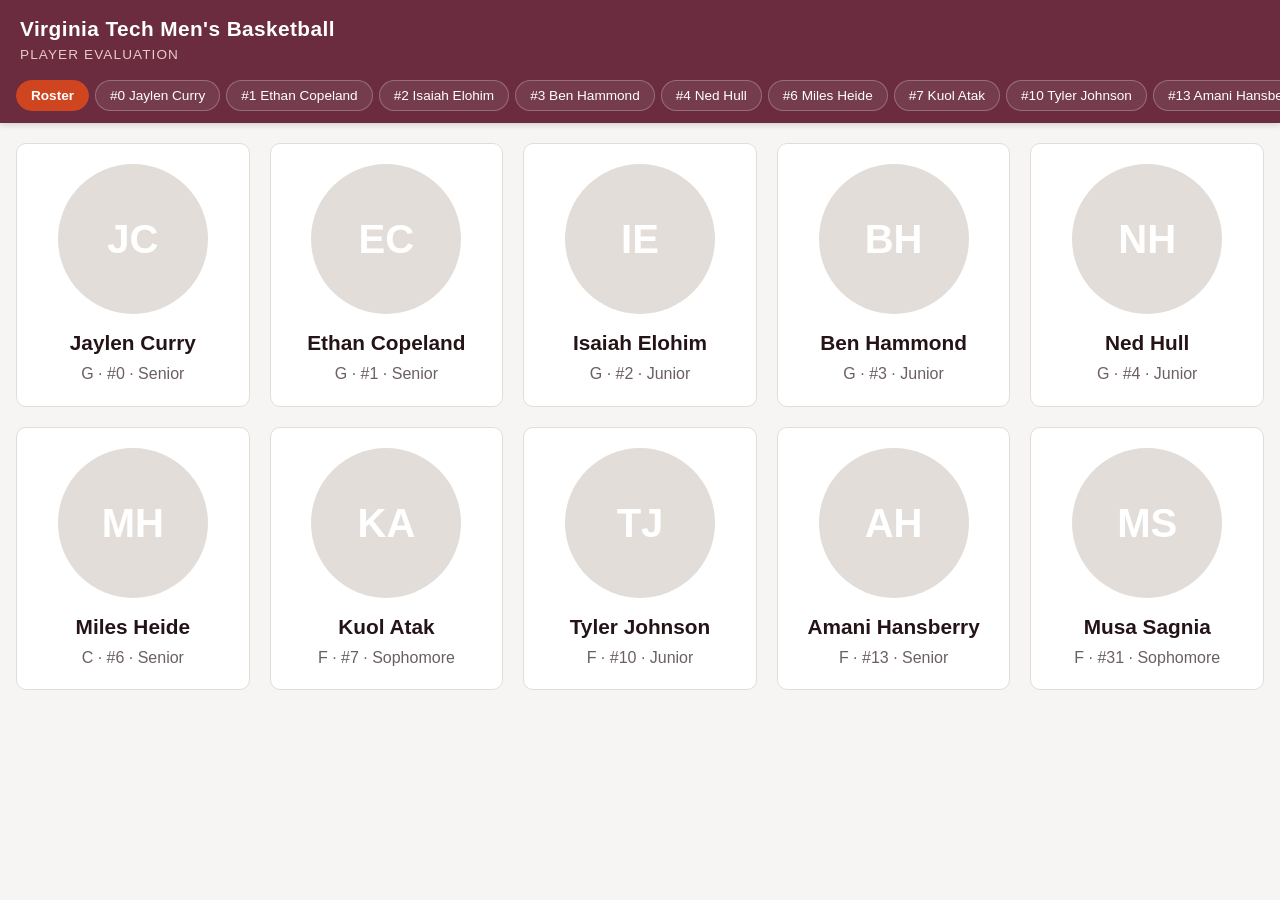
<file: index.html>
<!DOCTYPE html>
<html lang="en">
<head>
<meta charset="UTF-8">
<meta name="viewport" content="width=device-width, initial-scale=1.0">
<title>VT Men's Basketball — Player Evaluation</title>
<link rel="stylesheet" href="css/styles.css">
</head>
<body>
<header class="site-header">
  <div class="site-header-top">
    <h1>Virginia Tech Men's Basketball</h1>
    <p class="subtitle">Player Evaluation</p>
  </div>
  <nav class="tab-bar" id="tab-bar" aria-label="Roster">
    <button class="tab tab-roster active" data-view="roster" type="button">Roster</button>
    <!-- player tabs injected by js/app.js -->
  </nav>
</header>

<main id="app">
  <p class="loading">Loading roster…</p>
</main>

<script src="js/app.js"></script>
</body>
</html>
</file>
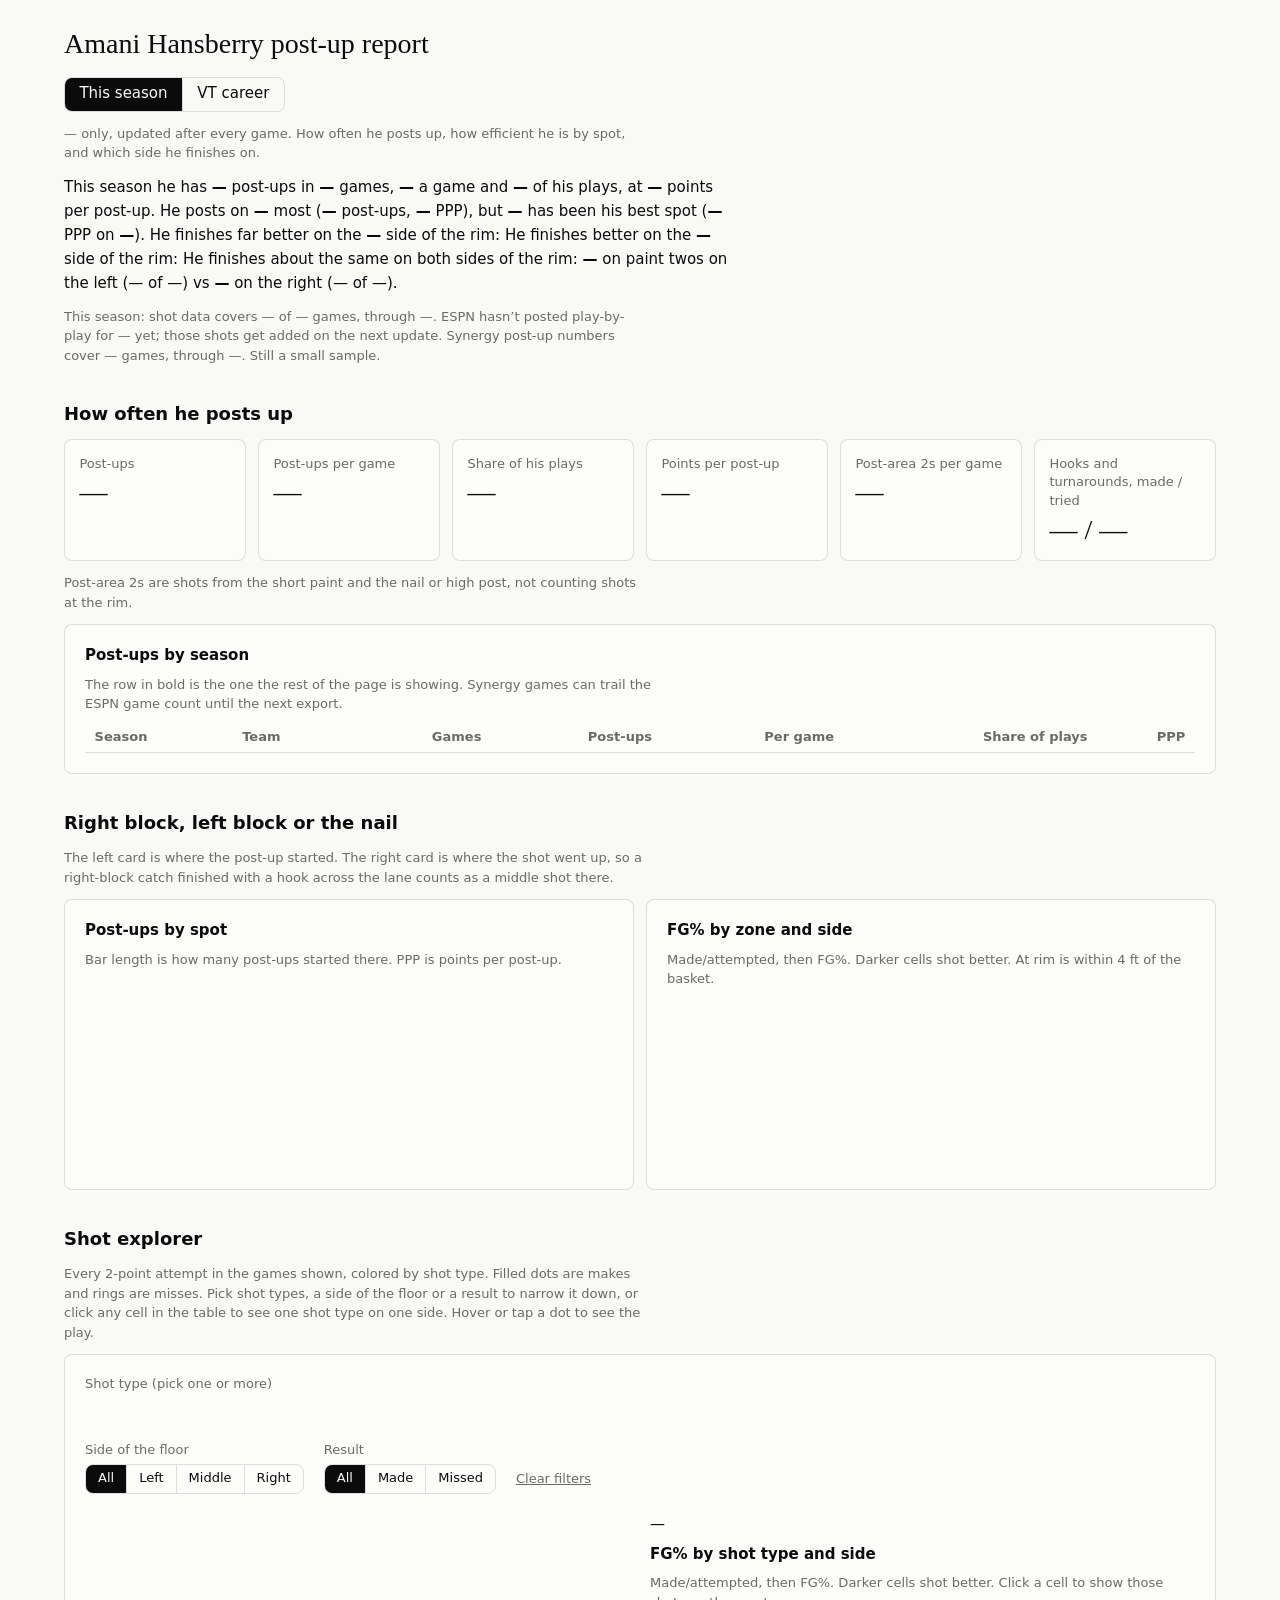
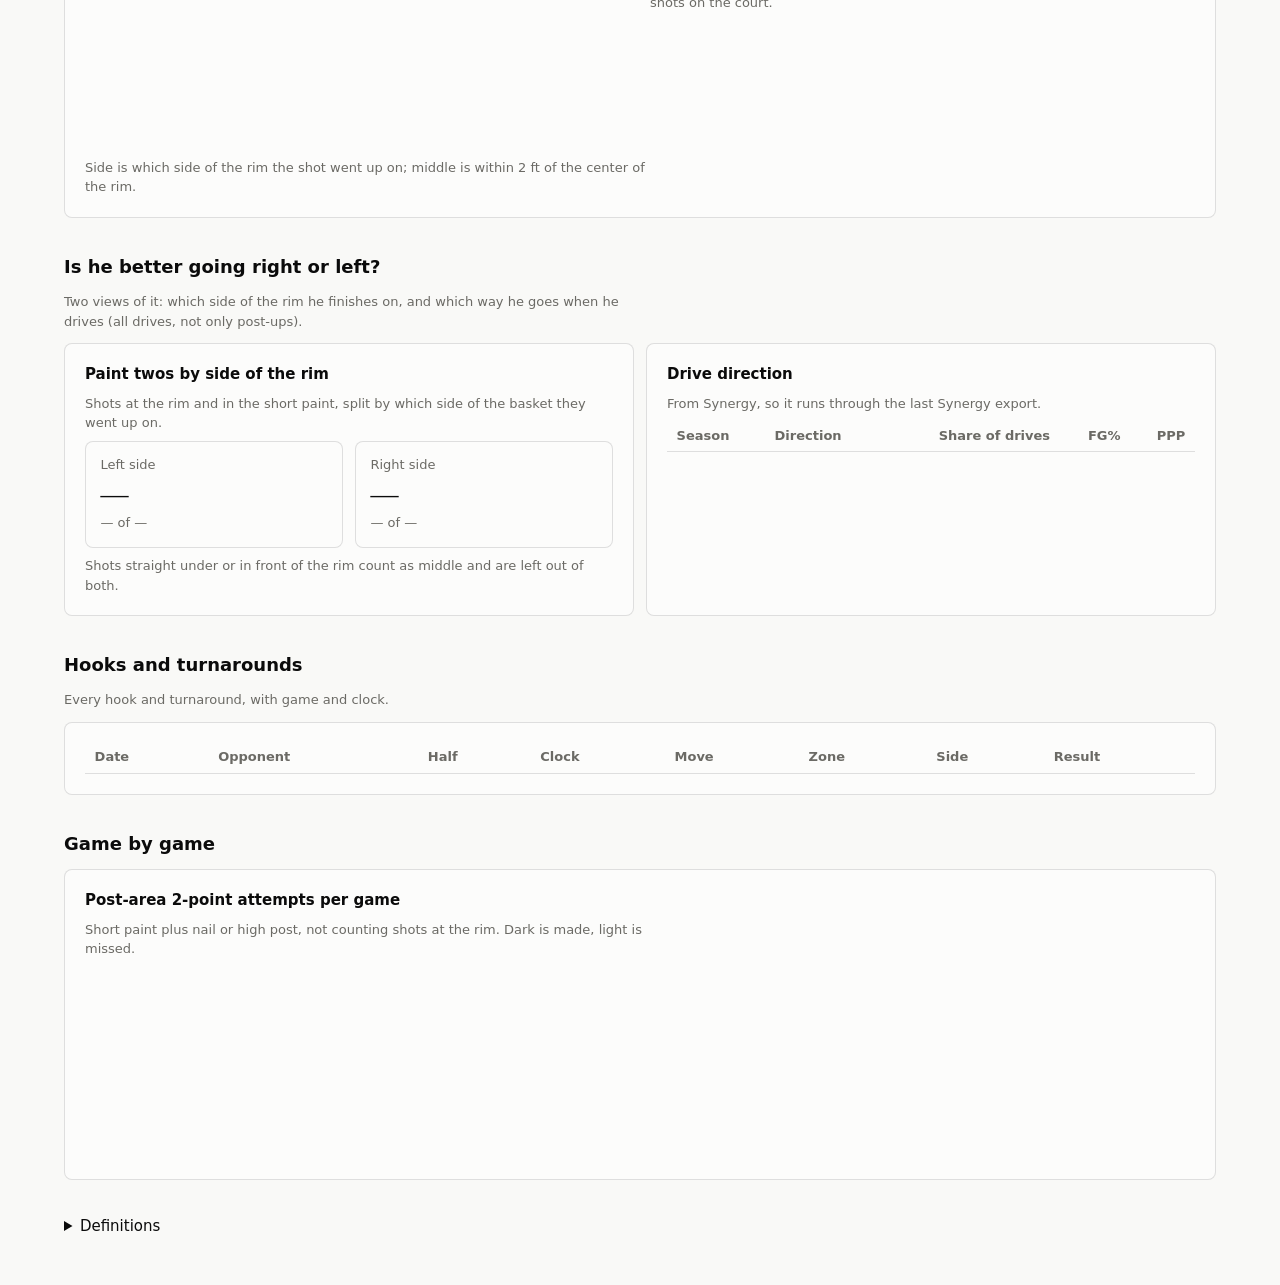
<file: postups/hansberry/template.html>
<!doctype html>
<html lang="en">
<head>
<meta charset="utf-8">
<meta name="viewport" content="width=device-width, initial-scale=1">
<title>Amani Hansberry Post-Ups</title>
<style>
:root {
  color-scheme: light dark;
  --font-anthropic-sans: system-ui, -apple-system, "Segoe UI", Roboto, Helvetica, Arial, sans-serif;
  --font-anthropic-serif: Georgia, "Times New Roman", serif;
  --cds-font-size-caption: 0.8125rem; --cds-font-size-body: 0.9375rem; --cds-font-size-heading: 1.125rem; --cds-font-size-title: 1.75rem;
  --cds-font-weight-medium: 600;
  --cds-gap-xs: 0.25rem; --cds-gap-sm: 0.5rem; --cds-gap-md: 0.75rem; --cds-gap-lg: 1.25rem; --cds-gap-xl: 2.25rem;
  --cds-pad-xs: 0.35rem; --cds-pad-sm: 0.6rem; --cds-pad-md: 0.9rem; --cds-pad-lg: 1.25rem;
  --cds-radius: 8px; --cds-dur-slow: 240ms;
  --color-bg: #f9f9f7; --color-panel: #fcfcfb; --color-fg: #0b0b0b; --color-fg-muted: #6b6a65;
  --cds-text-secondary: #52514e; --color-border-line: rgba(11,11,11,0.12); --cds-border: rgba(11,11,11,0.10);
  --cds-chart-grid: #e1e0d9; --cds-chart-axis: #c3c2b7;
  --cds-surface-popover: #ffffff; --cds-shadow-popover: 0 6px 24px rgba(0,0,0,0.14);
}
@media (prefers-color-scheme: dark) {
  :root:not([data-theme="light"]) {
    --color-bg: #0d0d0d; --color-panel: #1a1a19; --color-fg: #f0efec; --color-fg-muted: #a3a29b;
    --cds-text-secondary: #c3c2b7; --color-border-line: rgba(255,255,255,0.14); --cds-border: rgba(255,255,255,0.10);
    --cds-chart-grid: #2c2c2a; --cds-chart-axis: #383835;
    --cds-surface-popover: #232322; --cds-shadow-popover: 0 6px 24px rgba(0,0,0,0.5);
  }
}
:root[data-theme="dark"] {
  --color-bg: #0d0d0d; --color-panel: #1a1a19; --color-fg: #f0efec; --color-fg-muted: #a3a29b;
  --cds-text-secondary: #c3c2b7; --color-border-line: rgba(255,255,255,0.14); --cds-border: rgba(255,255,255,0.10);
  --cds-chart-grid: #2c2c2a; --cds-chart-axis: #383835;
  --cds-surface-popover: #232322; --cds-shadow-popover: 0 6px 24px rgba(0,0,0,0.5);
}
html { -webkit-text-size-adjust: 100%; }
body { margin: 0; padding: 24px 16px 48px; background: var(--color-bg); color: var(--color-fg); font-family: var(--font-anthropic-sans); font-size: var(--cds-font-size-body); line-height: 1.45; overflow-x: hidden; }
*, *::before, *::after { box-sizing: border-box; }
</style>
<script>// https://d3js.org v7.9.0 Copyright 2010-2023 Mike Bostock
!function(t,n){"object"==typeof exports&&"undefined"!=typeof module?n(exports):"function"==typeof define&&define.amd?define(["exports"],n):n((t="undefined"!=typeof globalThis?globalThis:t||self).d3=t.d3||{})}(this,(function(t){"use strict";function n(t,n){return null==t||null==n?NaN:t<n?-1:t>n?1:t>=n?0:NaN}function e(t,n){return null==t||null==n?NaN:n<t?-1:n>t?1:n>=t?0:NaN}function r(t){let r,o,a;function u(t,n,e=0,i=t.length){if(e<i){if(0!==r(n,n))return i;do{const r=e+i>>>1;o(t[r],n)<0?e=r+1:i=r}while(e<i)}return e}return 2!==t.length?(r=n,o=(e,r)=>n(t(e),r),a=(n,e)=>t(n)-e):(r=t===n||t===e?t:i,o=t,a=t),{left:u,center:function(t,n,e=0,r=t.length){const i=u(t,n,e,r-1);return i>e&&a(t[i-1],n)>-a(t[i],n)?i-1:i},right:function(t,n,e=0,i=t.length){if(e<i){if(0!==r(n,n))return i;do{const r=e+i>>>1;o(t[r],n)<=0?e=r+1:i=r}while(e<i)}return e}}}function i(){return 0}function o(t){return null===t?NaN:+t}const a=r(n),u=a.right,c=a.left,f=r(o).center;var s=u;const l=d(y),h=d((function(t){const n=y(t);return(t,e,r,i,o)=>{n(t,e,(r<<=2)+0,(i<<=2)+0,o<<=2),n(t,e,r+1,i+1,o),n(t,e,r+2,i+2,o),n(t,e,r+3,i+3,o)}}));function d(t){return function(n,e,r=e){if(!((e=+e)>=0))throw new RangeError("invalid rx");if(!((r=+r)>=0))throw new RangeError("invalid ry");let{data:i,width:o,height:a}=n;if(!((o=Math.floor(o))>=0))throw new RangeError("invalid width");if(!((a=Math.floor(void 0!==a?a:i.length/o))>=0))throw new RangeError("invalid height");if(!o||!a||!e&&!r)return n;const u=e&&t(e),c=r&&t(r),f=i.slice();return u&&c?(p(u,f,i,o,a),p(u,i,f,o,a),p(u,f,i,o,a),g(c,i,f,o,a),g(c,f,i,o,a),g(c,i,f,o,a)):u?(p(u,i,f,o,a),p(u,f,i,o,a),p(u,i,f,o,a)):c&&(g(c,i,f,o,a),g(c,f,i,o,a),g(c,i,f,o,a)),n}}function p(t,n,e,r,i){for(let o=0,a=r*i;o<a;)t(n,e,o,o+=r,1)}function g(t,n,e,r,i){for(let o=0,a=r*i;o<r;++o)t(n,e,o,o+a,r)}function y(t){const n=Math.floor(t);if(n===t)return function(t){const n=2*t+1;return(e,r,i,o,a)=>{if(!((o-=a)>=i))return;let u=t*r[i];const c=a*t;for(let t=i,n=i+c;t<n;t+=a)u+=r[Math.min(o,t)];for(let t=i,f=o;t<=f;t+=a)u+=r[Math.min(o,t+c)],e[t]=u/n,u-=r[Math.max(i,t-c)]}}(t);const e=t-n,r=2*t+1;return(t,i,o,a,u)=>{if(!((a-=u)>=o))return;let c=n*i[o];const f=u*n,s=f+u;for(let t=o,n=o+f;t<n;t+=u)c+=i[Math.min(a,t)];for(let n=o,l=a;n<=l;n+=u)c+=i[Math.min(a,n+f)],t[n]=(c+e*(i[Math.max(o,n-s)]+i[Math.min(a,n+s)]))/r,c-=i[Math.max(o,n-f)]}}function v(t,n){let e=0;if(void 0===n)for(let n of t)null!=n&&(n=+n)>=n&&++e;else{let r=-1;for(let i of t)null!=(i=n(i,++r,t))&&(i=+i)>=i&&++e}return e}function _(t){return 0|t.length}function b(t){return!(t>0)}function m(t){return"object"!=typeof t||"length"in t?t:Array.from(t)}function x(t,n){let e,r=0,i=0,o=0;if(void 0===n)for(let n of t)null!=n&&(n=+n)>=n&&(e=n-i,i+=e/++r,o+=e*(n-i));else{let a=-1;for(let u of t)null!=(u=n(u,++a,t))&&(u=+u)>=u&&(e=u-i,i+=e/++r,o+=e*(u-i))}if(r>1)return o/(r-1)}function w(t,n){const e=x(t,n);return e?Math.sqrt(e):e}function M(t,n){let e,r;if(void 0===n)for(const n of t)null!=n&&(void 0===e?n>=n&&(e=r=n):(e>n&&(e=n),r<n&&(r=n)));else{let i=-1;for(let o of t)null!=(o=n(o,++i,t))&&(void 0===e?o>=o&&(e=r=o):(e>o&&(e=o),r<o&&(r=o)))}return[e,r]}class T{constructor(){this._partials=new Float64Array(32),this._n=0}add(t){const n=this._partials;let e=0;for(let r=0;r<this._n&&r<32;r++){const i=n[r],o=t+i,a=Math.abs(t)<Math.abs(i)?t-(o-i):i-(o-t);a&&(n[e++]=a),t=o}return n[e]=t,this._n=e+1,this}valueOf(){const t=this._partials;let n,e,r,i=this._n,o=0;if(i>0){for(o=t[--i];i>0&&(n=o,e=t[--i],o=n+e,r=e-(o-n),!r););i>0&&(r<0&&t[i-1]<0||r>0&&t[i-1]>0)&&(e=2*r,n=o+e,e==n-o&&(o=n))}return o}}class InternMap extends Map{constructor(t,n=N){if(super(),Object.defineProperties(this,{_intern:{value:new Map},_key:{value:n}}),null!=t)for(const[n,e]of t)this.set(n,e)}get(t){return super.get(A(this,t))}has(t){return super.has(A(this,t))}set(t,n){return super.set(S(this,t),n)}delete(t){return super.delete(E(this,t))}}class InternSet extends Set{constructor(t,n=N){if(super(),Object.defineProperties(this,{_intern:{value:new Map},_key:{value:n}}),null!=t)for(const n of t)this.add(n)}has(t){return super.has(A(this,t))}add(t){return super.add(S(this,t))}delete(t){return super.delete(E(this,t))}}function A({_intern:t,_key:n},e){const r=n(e);return t.has(r)?t.get(r):e}function S({_intern:t,_key:n},e){const r=n(e);return t.has(r)?t.get(r):(t.set(r,e),e)}function E({_intern:t,_key:n},e){const r=n(e);return t.has(r)&&(e=t.get(r),t.delete(r)),e}function N(t){return null!==t&&"object"==typeof t?t.valueOf():t}function k(t){return t}function C(t,...n){return F(t,k,k,n)}function P(t,...n){return F(t,Array.from,k,n)}function z(t,n){for(let e=1,r=n.length;e<r;++e)t=t.flatMap((t=>t.pop().map((([n,e])=>[...t,n,e]))));return t}function $(t,n,...e){return F(t,k,n,e)}function D(t,n,...e){return F(t,Array.from,n,e)}function R(t){if(1!==t.length)throw new Error("duplicate key");return t[0]}function F(t,n,e,r){return function t(i,o){if(o>=r.length)return e(i);const a=new InternMap,u=r[o++];let c=-1;for(const t of i){const n=u(t,++c,i),e=a.get(n);e?e.push(t):a.set(n,[t])}for(const[n,e]of a)a.set(n,t(e,o));return n(a)}(t,0)}function q(t,n){return Array.from(n,(n=>t[n]))}function U(t,...n){if("function"!=typeof t[Symbol.iterator])throw new TypeError("values is not iterable");t=Array.from(t);let[e]=n;if(e&&2!==e.length||n.length>1){const r=Uint32Array.from(t,((t,n)=>n));return n.length>1?(n=n.map((n=>t.map(n))),r.sort(((t,e)=>{for(const r of n){const n=O(r[t],r[e]);if(n)return n}}))):(e=t.map(e),r.sort(((t,n)=>O(e[t],e[n])))),q(t,r)}return t.sort(I(e))}function I(t=n){if(t===n)return O;if("function"!=typeof t)throw new TypeError("compare is not a function");return(n,e)=>{const r=t(n,e);return r||0===r?r:(0===t(e,e))-(0===t(n,n))}}function O(t,n){return(null==t||!(t>=t))-(null==n||!(n>=n))||(t<n?-1:t>n?1:0)}var B=Array.prototype.slice;function Y(t){return()=>t}const L=Math.sqrt(50),j=Math.sqrt(10),H=Math.sqrt(2);function X(t,n,e){const r=(n-t)/Math.max(0,e),i=Math.floor(Math.log10(r)),o=r/Math.pow(10,i),a=o>=L?10:o>=j?5:o>=H?2:1;let u,c,f;return i<0?(f=Math.pow(10,-i)/a,u=Math.round(t*f),c=Math.round(n*f),u/f<t&&++u,c/f>n&&--c,f=-f):(f=Math.pow(10,i)*a,u=Math.round(t/f),c=Math.round(n/f),u*f<t&&++u,c*f>n&&--c),c<u&&.5<=e&&e<2?X(t,n,2*e):[u,c,f]}function G(t,n,e){if(!((e=+e)>0))return[];if((t=+t)===(n=+n))return[t];const r=n<t,[i,o,a]=r?X(n,t,e):X(t,n,e);if(!(o>=i))return[];const u=o-i+1,c=new Array(u);if(r)if(a<0)for(let t=0;t<u;++t)c[t]=(o-t)/-a;else for(let t=0;t<u;++t)c[t]=(o-t)*a;else if(a<0)for(let t=0;t<u;++t)c[t]=(i+t)/-a;else for(let t=0;t<u;++t)c[t]=(i+t)*a;return c}function V(t,n,e){return X(t=+t,n=+n,e=+e)[2]}function W(t,n,e){e=+e;const r=(n=+n)<(t=+t),i=r?V(n,t,e):V(t,n,e);return(r?-1:1)*(i<0?1/-i:i)}function Z(t,n,e){let r;for(;;){const i=V(t,n,e);if(i===r||0===i||!isFinite(i))return[t,n];i>0?(t=Math.floor(t/i)*i,n=Math.ceil(n/i)*i):i<0&&(t=Math.ceil(t*i)/i,n=Math.floor(n*i)/i),r=i}}function K(t){return Math.max(1,Math.ceil(Math.log(v(t))/Math.LN2)+1)}function Q(){var t=k,n=M,e=K;function r(r){Array.isArray(r)||(r=Array.from(r));var i,o,a,u=r.length,c=new Array(u);for(i=0;i<u;++i)c[i]=t(r[i],i,r);var f=n(c),l=f[0],h=f[1],d=e(c,l,h);if(!Array.isArray(d)){const t=h,e=+d;if(n===M&&([l,h]=Z(l,h,e)),(d=G(l,h,e))[0]<=l&&(a=V(l,h,e)),d[d.length-1]>=h)if(t>=h&&n===M){const t=V(l,h,e);isFinite(t)&&(t>0?h=(Math.floor(h/t)+1)*t:t<0&&(h=(Math.ceil(h*-t)+1)/-t))}else d.pop()}for(var p=d.length,g=0,y=p;d[g]<=l;)++g;for(;d[y-1]>h;)--y;(g||y<p)&&(d=d.slice(g,y),p=y-g);var v,_=new Array(p+1);for(i=0;i<=p;++i)(v=_[i]=[]).x0=i>0?d[i-1]:l,v.x1=i<p?d[i]:h;if(isFinite(a)){if(a>0)for(i=0;i<u;++i)null!=(o=c[i])&&l<=o&&o<=h&&_[Math.min(p,Math.floor((o-l)/a))].push(r[i]);else if(a<0)for(i=0;i<u;++i)if(null!=(o=c[i])&&l<=o&&o<=h){const t=Math.floor((l-o)*a);_[Math.min(p,t+(d[t]<=o))].push(r[i])}}else for(i=0;i<u;++i)null!=(o=c[i])&&l<=o&&o<=h&&_[s(d,o,0,p)].push(r[i]);return _}return r.value=function(n){return arguments.length?(t="function"==typeof n?n:Y(n),r):t},r.domain=function(t){return arguments.length?(n="function"==typeof t?t:Y([t[0],t[1]]),r):n},r.thresholds=function(t){return arguments.length?(e="function"==typeof t?t:Y(Array.isArray(t)?B.call(t):t),r):e},r}function J(t,n){let e;if(void 0===n)for(const n of t)null!=n&&(e<n||void 0===e&&n>=n)&&(e=n);else{let r=-1;for(let i of t)null!=(i=n(i,++r,t))&&(e<i||void 0===e&&i>=i)&&(e=i)}return e}function tt(t,n){let e,r=-1,i=-1;if(void 0===n)for(const n of t)++i,null!=n&&(e<n||void 0===e&&n>=n)&&(e=n,r=i);else for(let o of t)null!=(o=n(o,++i,t))&&(e<o||void 0===e&&o>=o)&&(e=o,r=i);return r}function nt(t,n){let e;if(void 0===n)for(const n of t)null!=n&&(e>n||void 0===e&&n>=n)&&(e=n);else{let r=-1;for(let i of t)null!=(i=n(i,++r,t))&&(e>i||void 0===e&&i>=i)&&(e=i)}return e}function et(t,n){let e,r=-1,i=-1;if(void 0===n)for(const n of t)++i,null!=n&&(e>n||void 0===e&&n>=n)&&(e=n,r=i);else for(let o of t)null!=(o=n(o,++i,t))&&(e>o||void 0===e&&o>=o)&&(e=o,r=i);return r}function rt(t,n,e=0,r=1/0,i){if(n=Math.floor(n),e=Math.floor(Math.max(0,e)),r=Math.floor(Math.min(t.length-1,r)),!(e<=n&&n<=r))return t;for(i=void 0===i?O:I(i);r>e;){if(r-e>600){const o=r-e+1,a=n-e+1,u=Math.log(o),c=.5*Math.exp(2*u/3),f=.5*Math.sqrt(u*c*(o-c)/o)*(a-o/2<0?-1:1);rt(t,n,Math.max(e,Math.floor(n-a*c/o+f)),Math.min(r,Math.floor(n+(o-a)*c/o+f)),i)}const o=t[n];let a=e,u=r;for(it(t,e,n),i(t[r],o)>0&&it(t,e,r);a<u;){for(it(t,a,u),++a,--u;i(t[a],o)<0;)++a;for(;i(t[u],o)>0;)--u}0===i(t[e],o)?it(t,e,u):(++u,it(t,u,r)),u<=n&&(e=u+1),n<=u&&(r=u-1)}return t}function it(t,n,e){const r=t[n];t[n]=t[e],t[e]=r}function ot(t,e=n){let r,i=!1;if(1===e.length){let o;for(const a of t){const t=e(a);(i?n(t,o)>0:0===n(t,t))&&(r=a,o=t,i=!0)}}else for(const n of t)(i?e(n,r)>0:0===e(n,n))&&(r=n,i=!0);return r}function at(t,n,e){if(t=Float64Array.from(function*(t,n){if(void 0===n)for(let n of t)null!=n&&(n=+n)>=n&&(yield n);else{let e=-1;for(let r of t)null!=(r=n(r,++e,t))&&(r=+r)>=r&&(yield r)}}(t,e)),(r=t.length)&&!isNaN(n=+n)){if(n<=0||r<2)return nt(t);if(n>=1)return J(t);var r,i=(r-1)*n,o=Math.floor(i),a=J(rt(t,o).subarray(0,o+1));return a+(nt(t.subarray(o+1))-a)*(i-o)}}function ut(t,n,e=o){if((r=t.length)&&!isNaN(n=+n)){if(n<=0||r<2)return+e(t[0],0,t);if(n>=1)return+e(t[r-1],r-1,t);var r,i=(r-1)*n,a=Math.floor(i),u=+e(t[a],a,t);return u+(+e(t[a+1],a+1,t)-u)*(i-a)}}function ct(t,n,e=o){if(!isNaN(n=+n)){if(r=Float64Array.from(t,((n,r)=>o(e(t[r],r,t)))),n<=0)return et(r);if(n>=1)return tt(r);var r,i=Uint32Array.from(t,((t,n)=>n)),a=r.length-1,u=Math.floor(a*n);return rt(i,u,0,a,((t,n)=>O(r[t],r[n]))),(u=ot(i.subarray(0,u+1),(t=>r[t])))>=0?u:-1}}function ft(t){return Array.from(function*(t){for(const n of t)yield*n}(t))}function st(t,n){return[t,n]}function lt(t,n,e){t=+t,n=+n,e=(i=arguments.length)<2?(n=t,t=0,1):i<3?1:+e;for(var r=-1,i=0|Math.max(0,Math.ceil((n-t)/e)),o=new Array(i);++r<i;)o[r]=t+r*e;return o}function ht(t,e=n){if(1===e.length)return et(t,e);let r,i=-1,o=-1;for(const n of t)++o,(i<0?0===e(n,n):e(n,r)<0)&&(r=n,i=o);return i}var dt=pt(Math.random);function pt(t){return function(n,e=0,r=n.length){let i=r-(e=+e);for(;i;){const r=t()*i--|0,o=n[i+e];n[i+e]=n[r+e],n[r+e]=o}return n}}function gt(t){if(!(i=t.length))return[];for(var n=-1,e=nt(t,yt),r=new Array(e);++n<e;)for(var i,o=-1,a=r[n]=new Array(i);++o<i;)a[o]=t[o][n];return r}function yt(t){return t.length}function vt(t){return t instanceof InternSet?t:new InternSet(t)}function _t(t,n){const e=t[Symbol.iterator](),r=new Set;for(const t of n){const n=bt(t);if(r.has(n))continue;let i,o;for(;({value:i,done:o}=e.next());){if(o)return!1;const t=bt(i);if(r.add(t),Object.is(n,t))break}}return!0}function bt(t){return null!==t&&"object"==typeof t?t.valueOf():t}function mt(t){return t}var xt=1,wt=2,Mt=3,Tt=4,At=1e-6;function St(t){return"translate("+t+",0)"}function Et(t){return"translate(0,"+t+")"}function Nt(t){return n=>+t(n)}function kt(t,n){return n=Math.max(0,t.bandwidth()-2*n)/2,t.round()&&(n=Math.round(n)),e=>+t(e)+n}function Ct(){return!this.__axis}function Pt(t,n){var e=[],r=null,i=null,o=6,a=6,u=3,c="undefined"!=typeof window&&window.devicePixelRatio>1?0:.5,f=t===xt||t===Tt?-1:1,s=t===Tt||t===wt?"x":"y",l=t===xt||t===Mt?St:Et;function h(h){var d=null==r?n.ticks?n.ticks.apply(n,e):n.domain():r,p=null==i?n.tickFormat?n.tickFormat.apply(n,e):mt:i,g=Math.max(o,0)+u,y=n.range(),v=+y[0]+c,_=+y[y.length-1]+c,b=(n.bandwidth?kt:Nt)(n.copy(),c),m=h.selection?h.selection():h,x=m.selectAll(".domain").data([null]),w=m.selectAll(".tick").data(d,n).order(),M=w.exit(),T=w.enter().append("g").attr("class","tick"),A=w.select("line"),S=w.select("text");x=x.merge(x.enter().insert("path",".tick").attr("class","domain").attr("stroke","currentColor")),w=w.merge(T),A=A.merge(T.append("line").attr("stroke","currentColor").attr(s+"2",f*o)),S=S.merge(T.append("text").attr("fill","currentColor").attr(s,f*g).attr("dy",t===xt?"0em":t===Mt?"0.71em":"0.32em")),h!==m&&(x=x.transition(h),w=w.transition(h),A=A.transition(h),S=S.transition(h),M=M.transition(h).attr("opacity",At).attr("transform",(function(t){return isFinite(t=b(t))?l(t+c):this.getAttribute("transform")})),T.attr("opacity",At).attr("transform",(function(t){var n=this.parentNode.__axis;return l((n&&isFinite(n=n(t))?n:b(t))+c)}))),M.remove(),x.attr("d",t===Tt||t===wt?a?"M"+f*a+","+v+"H"+c+"V"+_+"H"+f*a:"M"+c+","+v+"V"+_:a?"M"+v+","+f*a+"V"+c+"H"+_+"V"+f*a:"M"+v+","+c+"H"+_),w.attr("opacity",1).attr("transform",(function(t){return l(b(t)+c)})),A.attr(s+"2",f*o),S.attr(s,f*g).text(p),m.filter(Ct).attr("fill","none").attr("font-size",10).attr("font-family","sans-serif").attr("text-anchor",t===wt?"start":t===Tt?"end":"middle"),m.each((function(){this.__axis=b}))}return h.scale=function(t){return arguments.length?(n=t,h):n},h.ticks=function(){return e=Array.from(arguments),h},h.tickArguments=function(t){return arguments.length?(e=null==t?[]:Array.from(t),h):e.slice()},h.tickValues=function(t){return arguments.length?(r=null==t?null:Array.from(t),h):r&&r.slice()},h.tickFormat=function(t){return arguments.length?(i=t,h):i},h.tickSize=function(t){return arguments.length?(o=a=+t,h):o},h.tickSizeInner=function(t){return arguments.length?(o=+t,h):o},h.tickSizeOuter=function(t){return arguments.length?(a=+t,h):a},h.tickPadding=function(t){return arguments.length?(u=+t,h):u},h.offset=function(t){return arguments.length?(c=+t,h):c},h}var zt={value:()=>{}};function $t(){for(var t,n=0,e=arguments.length,r={};n<e;++n){if(!(t=arguments[n]+"")||t in r||/[\s.]/.test(t))throw new Error("illegal type: "+t);r[t]=[]}return new Dt(r)}function Dt(t){this._=t}function Rt(t,n){for(var e,r=0,i=t.length;r<i;++r)if((e=t[r]).name===n)return e.value}function Ft(t,n,e){for(var r=0,i=t.length;r<i;++r)if(t[r].name===n){t[r]=zt,t=t.slice(0,r).concat(t.slice(r+1));break}return null!=e&&t.push({name:n,value:e}),t}Dt.prototype=$t.prototype={constructor:Dt,on:function(t,n){var e,r,i=this._,o=(r=i,(t+"").trim().split(/^|\s+/).map((function(t){var n="",e=t.indexOf(".");if(e>=0&&(n=t.slice(e+1),t=t.slice(0,e)),t&&!r.hasOwnProperty(t))throw new Error("unknown type: "+t);return{type:t,name:n}}))),a=-1,u=o.length;if(!(arguments.length<2)){if(null!=n&&"function"!=typeof n)throw new Error("invalid callback: "+n);for(;++a<u;)if(e=(t=o[a]).type)i[e]=Ft(i[e],t.name,n);else if(null==n)for(e in i)i[e]=Ft(i[e],t.name,null);return this}for(;++a<u;)if((e=(t=o[a]).type)&&(e=Rt(i[e],t.name)))return e},copy:function(){var t={},n=this._;for(var e in n)t[e]=n[e].slice();return new Dt(t)},call:function(t,n){if((e=arguments.length-2)>0)for(var e,r,i=new Array(e),o=0;o<e;++o)i[o]=arguments[o+2];if(!this._.hasOwnProperty(t))throw new Error("unknown type: "+t);for(o=0,e=(r=this._[t]).length;o<e;++o)r[o].value.apply(n,i)},apply:function(t,n,e){if(!this._.hasOwnProperty(t))throw new Error("unknown type: "+t);for(var r=this._[t],i=0,o=r.length;i<o;++i)r[i].value.apply(n,e)}};var qt="http://www.w3.org/1999/xhtml",Ut={svg:"http://www.w3.org/2000/svg",xhtml:qt,xlink:"http://www.w3.org/1999/xlink",xml:"http://www.w3.org/XML/1998/namespace",xmlns:"http://www.w3.org/2000/xmlns/"};function It(t){var n=t+="",e=n.indexOf(":");return e>=0&&"xmlns"!==(n=t.slice(0,e))&&(t=t.slice(e+1)),Ut.hasOwnProperty(n)?{space:Ut[n],local:t}:t}function Ot(t){return function(){var n=this.ownerDocument,e=this.namespaceURI;return e===qt&&n.documentElement.namespaceURI===qt?n.createElement(t):n.createElementNS(e,t)}}function Bt(t){return function(){return this.ownerDocument.createElementNS(t.space,t.local)}}function Yt(t){var n=It(t);return(n.local?Bt:Ot)(n)}function Lt(){}function jt(t){return null==t?Lt:function(){return this.querySelector(t)}}function Ht(t){return null==t?[]:Array.isArray(t)?t:Array.from(t)}function Xt(){return[]}function Gt(t){return null==t?Xt:function(){return this.querySelectorAll(t)}}function Vt(t){return function(){return this.matches(t)}}function Wt(t){return function(n){return n.matches(t)}}var Zt=Array.prototype.find;function Kt(){return this.firstElementChild}var Qt=Array.prototype.filter;function Jt(){return Array.from(this.children)}function tn(t){return new Array(t.length)}function nn(t,n){this.ownerDocument=t.ownerDocument,this.namespaceURI=t.namespaceURI,this._next=null,this._parent=t,this.__data__=n}function en(t,n,e,r,i,o){for(var a,u=0,c=n.length,f=o.length;u<f;++u)(a=n[u])?(a.__data__=o[u],r[u]=a):e[u]=new nn(t,o[u]);for(;u<c;++u)(a=n[u])&&(i[u]=a)}function rn(t,n,e,r,i,o,a){var u,c,f,s=new Map,l=n.length,h=o.length,d=new Array(l);for(u=0;u<l;++u)(c=n[u])&&(d[u]=f=a.call(c,c.__data__,u,n)+"",s.has(f)?i[u]=c:s.set(f,c));for(u=0;u<h;++u)f=a.call(t,o[u],u,o)+"",(c=s.get(f))?(r[u]=c,c.__data__=o[u],s.delete(f)):e[u]=new nn(t,o[u]);for(u=0;u<l;++u)(c=n[u])&&s.get(d[u])===c&&(i[u]=c)}function on(t){return t.__data__}function an(t){return"object"==typeof t&&"length"in t?t:Array.from(t)}function un(t,n){return t<n?-1:t>n?1:t>=n?0:NaN}function cn(t){return function(){this.removeAttribute(t)}}function fn(t){return function(){this.removeAttributeNS(t.space,t.local)}}function sn(t,n){return function(){this.setAttribute(t,n)}}function ln(t,n){return function(){this.setAttributeNS(t.space,t.local,n)}}function hn(t,n){return function(){var e=n.apply(this,arguments);null==e?this.removeAttribute(t):this.setAttribute(t,e)}}function dn(t,n){return function(){var e=n.apply(this,arguments);null==e?this.removeAttributeNS(t.space,t.local):this.setAttributeNS(t.space,t.local,e)}}function pn(t){return t.ownerDocument&&t.ownerDocument.defaultView||t.document&&t||t.defaultView}function gn(t){return function(){this.style.removeProperty(t)}}function yn(t,n,e){return function(){this.style.setProperty(t,n,e)}}function vn(t,n,e){return function(){var r=n.apply(this,arguments);null==r?this.style.removeProperty(t):this.style.setProperty(t,r,e)}}function _n(t,n){return t.style.getPropertyValue(n)||pn(t).getComputedStyle(t,null).getPropertyValue(n)}function bn(t){return function(){delete this[t]}}function mn(t,n){return function(){this[t]=n}}function xn(t,n){return function(){var e=n.apply(this,arguments);null==e?delete this[t]:this[t]=e}}function wn(t){return t.trim().split(/^|\s+/)}function Mn(t){return t.classList||new Tn(t)}function Tn(t){this._node=t,this._names=wn(t.getAttribute("class")||"")}function An(t,n){for(var e=Mn(t),r=-1,i=n.length;++r<i;)e.add(n[r])}function Sn(t,n){for(var e=Mn(t),r=-1,i=n.length;++r<i;)e.remove(n[r])}function En(t){return function(){An(this,t)}}function Nn(t){return function(){Sn(this,t)}}function kn(t,n){return function(){(n.apply(this,arguments)?An:Sn)(this,t)}}function Cn(){this.textContent=""}function Pn(t){return function(){this.textContent=t}}function zn(t){return function(){var n=t.apply(this,arguments);this.textContent=null==n?"":n}}function $n(){this.innerHTML=""}function Dn(t){return function(){this.innerHTML=t}}function Rn(t){return function(){var n=t.apply(this,arguments);this.innerHTML=null==n?"":n}}function Fn(){this.nextSibling&&this.parentNode.appendChild(this)}function qn(){this.previousSibling&&this.parentNode.insertBefore(this,this.parentNode.firstChild)}function Un(){return null}function In(){var t=this.parentNode;t&&t.removeChild(this)}function On(){var t=this.cloneNode(!1),n=this.parentNode;return n?n.insertBefore(t,this.nextSibling):t}function Bn(){var t=this.cloneNode(!0),n=this.parentNode;return n?n.insertBefore(t,this.nextSibling):t}function Yn(t){return function(){var n=this.__on;if(n){for(var e,r=0,i=-1,o=n.length;r<o;++r)e=n[r],t.type&&e.type!==t.type||e.name!==t.name?n[++i]=e:this.removeEventListener(e.type,e.listener,e.options);++i?n.length=i:delete this.__on}}}function Ln(t,n,e){return function(){var r,i=this.__on,o=function(t){return function(n){t.call(this,n,this.__data__)}}(n);if(i)for(var a=0,u=i.length;a<u;++a)if((r=i[a]).type===t.type&&r.name===t.name)return this.removeEventListener(r.type,r.listener,r.options),this.addEventListener(r.type,r.listener=o,r.options=e),void(r.value=n);this.addEventListener(t.type,o,e),r={type:t.type,name:t.name,value:n,listener:o,options:e},i?i.push(r):this.__on=[r]}}function jn(t,n,e){var r=pn(t),i=r.CustomEvent;"function"==typeof i?i=new i(n,e):(i=r.document.createEvent("Event"),e?(i.initEvent(n,e.bubbles,e.cancelable),i.detail=e.detail):i.initEvent(n,!1,!1)),t.dispatchEvent(i)}function Hn(t,n){return function(){return jn(this,t,n)}}function Xn(t,n){return function(){return jn(this,t,n.apply(this,arguments))}}nn.prototype={constructor:nn,appendChild:function(t){return this._parent.insertBefore(t,this._next)},insertBefore:function(t,n){return this._parent.insertBefore(t,n)},querySelector:function(t){return this._parent.querySelector(t)},querySelectorAll:function(t){return this._parent.querySelectorAll(t)}},Tn.prototype={add:function(t){this._names.indexOf(t)<0&&(this._names.push(t),this._node.setAttribute("class",this._names.join(" ")))},remove:function(t){var n=this._names.indexOf(t);n>=0&&(this._names.splice(n,1),this._node.setAttribute("class",this._names.join(" ")))},contains:function(t){return this._names.indexOf(t)>=0}};var Gn=[null];function Vn(t,n){this._groups=t,this._parents=n}function Wn(){return new Vn([[document.documentElement]],Gn)}function Zn(t){return"string"==typeof t?new Vn([[document.querySelector(t)]],[document.documentElement]):new Vn([[t]],Gn)}Vn.prototype=Wn.prototype={constructor:Vn,select:function(t){"function"!=typeof t&&(t=jt(t));for(var n=this._groups,e=n.length,r=new Array(e),i=0;i<e;++i)for(var o,a,u=n[i],c=u.length,f=r[i]=new Array(c),s=0;s<c;++s)(o=u[s])&&(a=t.call(o,o.__data__,s,u))&&("__data__"in o&&(a.__data__=o.__data__),f[s]=a);return new Vn(r,this._parents)},selectAll:function(t){t="function"==typeof t?function(t){return function(){return Ht(t.apply(this,arguments))}}(t):Gt(t);for(var n=this._groups,e=n.length,r=[],i=[],o=0;o<e;++o)for(var a,u=n[o],c=u.length,f=0;f<c;++f)(a=u[f])&&(r.push(t.call(a,a.__data__,f,u)),i.push(a));return new Vn(r,i)},selectChild:function(t){return this.select(null==t?Kt:function(t){return function(){return Zt.call(this.children,t)}}("function"==typeof t?t:Wt(t)))},selectChildren:function(t){return this.selectAll(null==t?Jt:function(t){return function(){return Qt.call(this.children,t)}}("function"==typeof t?t:Wt(t)))},filter:function(t){"function"!=typeof t&&(t=Vt(t));for(var n=this._groups,e=n.length,r=new Array(e),i=0;i<e;++i)for(var o,a=n[i],u=a.length,c=r[i]=[],f=0;f<u;++f)(o=a[f])&&t.call(o,o.__data__,f,a)&&c.push(o);return new Vn(r,this._parents)},data:function(t,n){if(!arguments.length)return Array.from(this,on);var e=n?rn:en,r=this._parents,i=this._groups;"function"!=typeof t&&(t=function(t){return function(){return t}}(t));for(var o=i.length,a=new Array(o),u=new Array(o),c=new Array(o),f=0;f<o;++f){var s=r[f],l=i[f],h=l.length,d=an(t.call(s,s&&s.__data__,f,r)),p=d.length,g=u[f]=new Array(p),y=a[f]=new Array(p);e(s,l,g,y,c[f]=new Array(h),d,n);for(var v,_,b=0,m=0;b<p;++b)if(v=g[b]){for(b>=m&&(m=b+1);!(_=y[m])&&++m<p;);v._next=_||null}}return(a=new Vn(a,r))._enter=u,a._exit=c,a},enter:function(){return new Vn(this._enter||this._groups.map(tn),this._parents)},exit:function(){return new Vn(this._exit||this._groups.map(tn),this._parents)},join:function(t,n,e){var r=this.enter(),i=this,o=this.exit();return"function"==typeof t?(r=t(r))&&(r=r.selection()):r=r.append(t+""),null!=n&&(i=n(i))&&(i=i.selection()),null==e?o.remove():e(o),r&&i?r.merge(i).order():i},merge:function(t){for(var n=t.selection?t.selection():t,e=this._groups,r=n._groups,i=e.length,o=r.length,a=Math.min(i,o),u=new Array(i),c=0;c<a;++c)for(var f,s=e[c],l=r[c],h=s.length,d=u[c]=new Array(h),p=0;p<h;++p)(f=s[p]||l[p])&&(d[p]=f);for(;c<i;++c)u[c]=e[c];return new Vn(u,this._parents)},selection:function(){return this},order:function(){for(var t=this._groups,n=-1,e=t.length;++n<e;)for(var r,i=t[n],o=i.length-1,a=i[o];--o>=0;)(r=i[o])&&(a&&4^r.compareDocumentPosition(a)&&a.parentNode.insertBefore(r,a),a=r);return this},sort:function(t){function n(n,e){return n&&e?t(n.__data__,e.__data__):!n-!e}t||(t=un);for(var e=this._groups,r=e.length,i=new Array(r),o=0;o<r;++o){for(var a,u=e[o],c=u.length,f=i[o]=new Array(c),s=0;s<c;++s)(a=u[s])&&(f[s]=a);f.sort(n)}return new Vn(i,this._parents).order()},call:function(){var t=arguments[0];return arguments[0]=this,t.apply(null,arguments),this},nodes:function(){return Array.from(this)},node:function(){for(var t=this._groups,n=0,e=t.length;n<e;++n)for(var r=t[n],i=0,o=r.length;i<o;++i){var a=r[i];if(a)return a}return null},size:function(){let t=0;for(const n of this)++t;return t},empty:function(){return!this.node()},each:function(t){for(var n=this._groups,e=0,r=n.length;e<r;++e)for(var i,o=n[e],a=0,u=o.length;a<u;++a)(i=o[a])&&t.call(i,i.__data__,a,o);return this},attr:function(t,n){var e=It(t);if(arguments.length<2){var r=this.node();return e.local?r.getAttributeNS(e.space,e.local):r.getAttribute(e)}return this.each((null==n?e.local?fn:cn:"function"==typeof n?e.local?dn:hn:e.local?ln:sn)(e,n))},style:function(t,n,e){return arguments.length>1?this.each((null==n?gn:"function"==typeof n?vn:yn)(t,n,null==e?"":e)):_n(this.node(),t)},property:function(t,n){return arguments.length>1?this.each((null==n?bn:"function"==typeof n?xn:mn)(t,n)):this.node()[t]},classed:function(t,n){var e=wn(t+"");if(arguments.length<2){for(var r=Mn(this.node()),i=-1,o=e.length;++i<o;)if(!r.contains(e[i]))return!1;return!0}return this.each(("function"==typeof n?kn:n?En:Nn)(e,n))},text:function(t){return arguments.length?this.each(null==t?Cn:("function"==typeof t?zn:Pn)(t)):this.node().textContent},html:function(t){return arguments.length?this.each(null==t?$n:("function"==typeof t?Rn:Dn)(t)):this.node().innerHTML},raise:function(){return this.each(Fn)},lower:function(){return this.each(qn)},append:function(t){var n="function"==typeof t?t:Yt(t);return this.select((function(){return this.appendChild(n.apply(this,arguments))}))},insert:function(t,n){var e="function"==typeof t?t:Yt(t),r=null==n?Un:"function"==typeof n?n:jt(n);return this.select((function(){return this.insertBefore(e.apply(this,arguments),r.apply(this,arguments)||null)}))},remove:function(){return this.each(In)},clone:function(t){return this.select(t?Bn:On)},datum:function(t){return arguments.length?this.property("__data__",t):this.node().__data__},on:function(t,n,e){var r,i,o=function(t){return t.trim().split(/^|\s+/).map((function(t){var n="",e=t.indexOf(".");return e>=0&&(n=t.slice(e+1),t=t.slice(0,e)),{type:t,name:n}}))}(t+""),a=o.length;if(!(arguments.length<2)){for(u=n?Ln:Yn,r=0;r<a;++r)this.each(u(o[r],n,e));return this}var u=this.node().__on;if(u)for(var c,f=0,s=u.length;f<s;++f)for(r=0,c=u[f];r<a;++r)if((i=o[r]).type===c.type&&i.name===c.name)return c.value},dispatch:function(t,n){return this.each(("function"==typeof n?Xn:Hn)(t,n))},[Symbol.iterator]:function*(){for(var t=this._groups,n=0,e=t.length;n<e;++n)for(var r,i=t[n],o=0,a=i.length;o<a;++o)(r=i[o])&&(yield r)}};var Kn=0;function Qn(){return new Jn}function Jn(){this._="@"+(++Kn).toString(36)}function te(t){let n;for(;n=t.sourceEvent;)t=n;return t}function ne(t,n){if(t=te(t),void 0===n&&(n=t.currentTarget),n){var e=n.ownerSVGElement||n;if(e.createSVGPoint){var r=e.createSVGPoint();return r.x=t.clientX,r.y=t.clientY,[(r=r.matrixTransform(n.getScreenCTM().inverse())).x,r.y]}if(n.getBoundingClientRect){var i=n.getBoundingClientRect();return[t.clientX-i.left-n.clientLeft,t.clientY-i.top-n.clientTop]}}return[t.pageX,t.pageY]}Jn.prototype=Qn.prototype={constructor:Jn,get:function(t){for(var n=this._;!(n in t);)if(!(t=t.parentNode))return;return t[n]},set:function(t,n){return t[this._]=n},remove:function(t){return this._ in t&&delete t[this._]},toString:function(){return this._}};const ee={passive:!1},re={capture:!0,passive:!1};function ie(t){t.stopImmediatePropagation()}function oe(t){t.preventDefault(),t.stopImmediatePropagation()}function ae(t){var n=t.document.documentElement,e=Zn(t).on("dragstart.drag",oe,re);"onselectstart"in n?e.on("selectstart.drag",oe,re):(n.__noselect=n.style.MozUserSelect,n.style.MozUserSelect="none")}function ue(t,n){var e=t.document.documentElement,r=Zn(t).on("dragstart.drag",null);n&&(r.on("click.drag",oe,re),setTimeout((function(){r.on("click.drag",null)}),0)),"onselectstart"in e?r.on("selectstart.drag",null):(e.style.MozUserSelect=e.__noselect,delete e.__noselect)}var ce=t=>()=>t;function fe(t,{sourceEvent:n,subject:e,target:r,identifier:i,active:o,x:a,y:u,dx:c,dy:f,dispatch:s}){Object.defineProperties(this,{type:{value:t,enumerable:!0,configurable:!0},sourceEvent:{value:n,enumerable:!0,configurable:!0},subject:{value:e,enumerable:!0,configurable:!0},target:{value:r,enumerable:!0,configurable:!0},identifier:{value:i,enumerable:!0,configurable:!0},active:{value:o,enumerable:!0,configurable:!0},x:{value:a,enumerable:!0,configurable:!0},y:{value:u,enumerable:!0,configurable:!0},dx:{value:c,enumerable:!0,configurable:!0},dy:{value:f,enumerable:!0,configurable:!0},_:{value:s}})}function se(t){return!t.ctrlKey&&!t.button}function le(){return this.parentNode}function he(t,n){return null==n?{x:t.x,y:t.y}:n}function de(){return navigator.maxTouchPoints||"ontouchstart"in this}function pe(t,n,e){t.prototype=n.prototype=e,e.constructor=t}function ge(t,n){var e=Object.create(t.prototype);for(var r in n)e[r]=n[r];return e}function ye(){}fe.prototype.on=function(){var t=this._.on.apply(this._,arguments);return t===this._?this:t};var ve=.7,_e=1/ve,be="\\s*([+-]?\\d+)\\s*",me="\\s*([+-]?(?:\\d*\\.)?\\d+(?:[eE][+-]?\\d+)?)\\s*",xe="\\s*([+-]?(?:\\d*\\.)?\\d+(?:[eE][+-]?\\d+)?)%\\s*",we=/^#([0-9a-f]{3,8})$/,Me=new RegExp(`^rgb\\(${be},${be},${be}\\)$`),Te=new RegExp(`^rgb\\(${xe},${xe},${xe}\\)$`),Ae=new RegExp(`^rgba\\(${be},${be},${be},${me}\\)$`),Se=new RegExp(`^rgba\\(${xe},${xe},${xe},${me}\\)$`),Ee=new RegExp(`^hsl\\(${me},${xe},${xe}\\)$`),Ne=new RegExp(`^hsla\\(${me},${xe},${xe},${me}\\)$`),ke={aliceblue:15792383,antiquewhite:16444375,aqua:65535,aquamarine:8388564,azure:15794175,beige:16119260,bisque:16770244,black:0,blanchedalmond:16772045,blue:255,blueviolet:9055202,brown:10824234,burlywood:14596231,cadetblue:6266528,chartreuse:8388352,chocolate:13789470,coral:16744272,cornflowerblue:6591981,cornsilk:16775388,crimson:14423100,cyan:65535,darkblue:139,darkcyan:35723,darkgoldenrod:12092939,darkgray:11119017,darkgreen:25600,darkgrey:11119017,darkkhaki:12433259,darkmagenta:9109643,darkolivegreen:5597999,darkorange:16747520,darkorchid:10040012,darkred:9109504,darksalmon:15308410,darkseagreen:9419919,darkslateblue:4734347,darkslategray:3100495,darkslategrey:3100495,darkturquoise:52945,darkviolet:9699539,deeppink:16716947,deepskyblue:49151,dimgray:6908265,dimgrey:6908265,dodgerblue:2003199,firebrick:11674146,floralwhite:16775920,forestgreen:2263842,fuchsia:16711935,gainsboro:14474460,ghostwhite:16316671,gold:16766720,goldenrod:14329120,gray:8421504,green:32768,greenyellow:11403055,grey:8421504,honeydew:15794160,hotpink:16738740,indianred:13458524,indigo:4915330,ivory:16777200,khaki:15787660,lavender:15132410,lavenderblush:16773365,lawngreen:8190976,lemonchiffon:16775885,lightblue:11393254,lightcoral:15761536,lightcyan:14745599,lightgoldenrodyellow:16448210,lightgray:13882323,lightgreen:9498256,lightgrey:13882323,lightpink:16758465,lightsalmon:16752762,lightseagreen:2142890,lightskyblue:8900346,lightslategray:7833753,lightslategrey:7833753,lightsteelblue:11584734,lightyellow:16777184,lime:65280,limegreen:3329330,linen:16445670,magenta:16711935,maroon:8388608,mediumaquamarine:6737322,mediumblue:205,mediumorchid:12211667,mediumpurple:9662683,mediumseagreen:3978097,mediumslateblue:8087790,mediumspringgreen:64154,mediumturquoise:4772300,mediumvioletred:13047173,midnightblue:1644912,mintcream:16121850,mistyrose:16770273,moccasin:16770229,navajowhite:16768685,navy:128,oldlace:16643558,olive:8421376,olivedrab:7048739,orange:16753920,orangered:16729344,orchid:14315734,palegoldenrod:15657130,palegreen:10025880,paleturquoise:11529966,palevioletred:14381203,papayawhip:16773077,peachpuff:16767673,peru:13468991,pink:16761035,plum:14524637,powderblue:11591910,purple:8388736,rebeccapurple:6697881,red:16711680,rosybrown:12357519,royalblue:4286945,saddlebrown:9127187,salmon:16416882,sandybrown:16032864,seagreen:3050327,seashell:16774638,sienna:10506797,silver:12632256,skyblue:8900331,slateblue:6970061,slategray:7372944,slategrey:7372944,snow:16775930,springgreen:65407,steelblue:4620980,tan:13808780,teal:32896,thistle:14204888,tomato:16737095,turquoise:4251856,violet:15631086,wheat:16113331,white:16777215,whitesmoke:16119285,yellow:16776960,yellowgreen:10145074};function Ce(){return this.rgb().formatHex()}function Pe(){return this.rgb().formatRgb()}function ze(t){var n,e;return t=(t+"").trim().toLowerCase(),(n=we.exec(t))?(e=n[1].length,n=parseInt(n[1],16),6===e?$e(n):3===e?new qe(n>>8&15|n>>4&240,n>>4&15|240&n,(15&n)<<4|15&n,1):8===e?De(n>>24&255,n>>16&255,n>>8&255,(255&n)/255):4===e?De(n>>12&15|n>>8&240,n>>8&15|n>>4&240,n>>4&15|240&n,((15&n)<<4|15&n)/255):null):(n=Me.exec(t))?new qe(n[1],n[2],n[3],1):(n=Te.exec(t))?new qe(255*n[1]/100,255*n[2]/100,255*n[3]/100,1):(n=Ae.exec(t))?De(n[1],n[2],n[3],n[4]):(n=Se.exec(t))?De(255*n[1]/100,255*n[2]/100,255*n[3]/100,n[4]):(n=Ee.exec(t))?Le(n[1],n[2]/100,n[3]/100,1):(n=Ne.exec(t))?Le(n[1],n[2]/100,n[3]/100,n[4]):ke.hasOwnProperty(t)?$e(ke[t]):"transparent"===t?new qe(NaN,NaN,NaN,0):null}function $e(t){return new qe(t>>16&255,t>>8&255,255&t,1)}function De(t,n,e,r){return r<=0&&(t=n=e=NaN),new qe(t,n,e,r)}function Re(t){return t instanceof ye||(t=ze(t)),t?new qe((t=t.rgb()).r,t.g,t.b,t.opacity):new qe}function Fe(t,n,e,r){return 1===arguments.length?Re(t):new qe(t,n,e,null==r?1:r)}function qe(t,n,e,r){this.r=+t,this.g=+n,this.b=+e,this.opacity=+r}function Ue(){return`#${Ye(this.r)}${Ye(this.g)}${Ye(this.b)}`}function Ie(){const t=Oe(this.opacity);return`${1===t?"rgb(":"rgba("}${Be(this.r)}, ${Be(this.g)}, ${Be(this.b)}${1===t?")":`, ${t})`}`}function Oe(t){return isNaN(t)?1:Math.max(0,Math.min(1,t))}function Be(t){return Math.max(0,Math.min(255,Math.round(t)||0))}function Ye(t){return((t=Be(t))<16?"0":"")+t.toString(16)}function Le(t,n,e,r){return r<=0?t=n=e=NaN:e<=0||e>=1?t=n=NaN:n<=0&&(t=NaN),new Xe(t,n,e,r)}function je(t){if(t instanceof Xe)return new Xe(t.h,t.s,t.l,t.opacity);if(t instanceof ye||(t=ze(t)),!t)return new Xe;if(t instanceof Xe)return t;var n=(t=t.rgb()).r/255,e=t.g/255,r=t.b/255,i=Math.min(n,e,r),o=Math.max(n,e,r),a=NaN,u=o-i,c=(o+i)/2;return u?(a=n===o?(e-r)/u+6*(e<r):e===o?(r-n)/u+2:(n-e)/u+4,u/=c<.5?o+i:2-o-i,a*=60):u=c>0&&c<1?0:a,new Xe(a,u,c,t.opacity)}function He(t,n,e,r){return 1===arguments.length?je(t):new Xe(t,n,e,null==r?1:r)}function Xe(t,n,e,r){this.h=+t,this.s=+n,this.l=+e,this.opacity=+r}function Ge(t){return(t=(t||0)%360)<0?t+360:t}function Ve(t){return Math.max(0,Math.min(1,t||0))}function We(t,n,e){return 255*(t<60?n+(e-n)*t/60:t<180?e:t<240?n+(e-n)*(240-t)/60:n)}pe(ye,ze,{copy(t){return Object.assign(new this.constructor,this,t)},displayable(){return this.rgb().displayable()},hex:Ce,formatHex:Ce,formatHex8:function(){return this.rgb().formatHex8()},formatHsl:function(){return je(this).formatHsl()},formatRgb:Pe,toString:Pe}),pe(qe,Fe,ge(ye,{brighter(t){return t=null==t?_e:Math.pow(_e,t),new qe(this.r*t,this.g*t,this.b*t,this.opacity)},darker(t){return t=null==t?ve:Math.pow(ve,t),new qe(this.r*t,this.g*t,this.b*t,this.opacity)},rgb(){return this},clamp(){return new qe(Be(this.r),Be(this.g),Be(this.b),Oe(this.opacity))},displayable(){return-.5<=this.r&&this.r<255.5&&-.5<=this.g&&this.g<255.5&&-.5<=this.b&&this.b<255.5&&0<=this.opacity&&this.opacity<=1},hex:Ue,formatHex:Ue,formatHex8:function(){return`#${Ye(this.r)}${Ye(this.g)}${Ye(this.b)}${Ye(255*(isNaN(this.opacity)?1:this.opacity))}`},formatRgb:Ie,toString:Ie})),pe(Xe,He,ge(ye,{brighter(t){return t=null==t?_e:Math.pow(_e,t),new Xe(this.h,this.s,this.l*t,this.opacity)},darker(t){return t=null==t?ve:Math.pow(ve,t),new Xe(this.h,this.s,this.l*t,this.opacity)},rgb(){var t=this.h%360+360*(this.h<0),n=isNaN(t)||isNaN(this.s)?0:this.s,e=this.l,r=e+(e<.5?e:1-e)*n,i=2*e-r;return new qe(We(t>=240?t-240:t+120,i,r),We(t,i,r),We(t<120?t+240:t-120,i,r),this.opacity)},clamp(){return new Xe(Ge(this.h),Ve(this.s),Ve(this.l),Oe(this.opacity))},displayable(){return(0<=this.s&&this.s<=1||isNaN(this.s))&&0<=this.l&&this.l<=1&&0<=this.opacity&&this.opacity<=1},formatHsl(){const t=Oe(this.opacity);return`${1===t?"hsl(":"hsla("}${Ge(this.h)}, ${100*Ve(this.s)}%, ${100*Ve(this.l)}%${1===t?")":`, ${t})`}`}}));const Ze=Math.PI/180,Ke=180/Math.PI,Qe=.96422,Je=1,tr=.82521,nr=4/29,er=6/29,rr=3*er*er,ir=er*er*er;function or(t){if(t instanceof ur)return new ur(t.l,t.a,t.b,t.opacity);if(t instanceof pr)return gr(t);t instanceof qe||(t=Re(t));var n,e,r=lr(t.r),i=lr(t.g),o=lr(t.b),a=cr((.2225045*r+.7168786*i+.0606169*o)/Je);return r===i&&i===o?n=e=a:(n=cr((.4360747*r+.3850649*i+.1430804*o)/Qe),e=cr((.0139322*r+.0971045*i+.7141733*o)/tr)),new ur(116*a-16,500*(n-a),200*(a-e),t.opacity)}function ar(t,n,e,r){return 1===arguments.length?or(t):new ur(t,n,e,null==r?1:r)}function ur(t,n,e,r){this.l=+t,this.a=+n,this.b=+e,this.opacity=+r}function cr(t){return t>ir?Math.pow(t,1/3):t/rr+nr}function fr(t){return t>er?t*t*t:rr*(t-nr)}function sr(t){return 255*(t<=.0031308?12.92*t:1.055*Math.pow(t,1/2.4)-.055)}function lr(t){return(t/=255)<=.04045?t/12.92:Math.pow((t+.055)/1.055,2.4)}function hr(t){if(t instanceof pr)return new pr(t.h,t.c,t.l,t.opacity);if(t instanceof ur||(t=or(t)),0===t.a&&0===t.b)return new pr(NaN,0<t.l&&t.l<100?0:NaN,t.l,t.opacity);var n=Math.atan2(t.b,t.a)*Ke;return new pr(n<0?n+360:n,Math.sqrt(t.a*t.a+t.b*t.b),t.l,t.opacity)}function dr(t,n,e,r){return 1===arguments.length?hr(t):new pr(t,n,e,null==r?1:r)}function pr(t,n,e,r){this.h=+t,this.c=+n,this.l=+e,this.opacity=+r}function gr(t){if(isNaN(t.h))return new ur(t.l,0,0,t.opacity);var n=t.h*Ze;return new ur(t.l,Math.cos(n)*t.c,Math.sin(n)*t.c,t.opacity)}pe(ur,ar,ge(ye,{brighter(t){return new ur(this.l+18*(null==t?1:t),this.a,this.b,this.opacity)},darker(t){return new ur(this.l-18*(null==t?1:t),this.a,this.b,this.opacity)},rgb(){var t=(this.l+16)/116,n=isNaN(this.a)?t:t+this.a/500,e=isNaN(this.b)?t:t-this.b/200;return new qe(sr(3.1338561*(n=Qe*fr(n))-1.6168667*(t=Je*fr(t))-.4906146*(e=tr*fr(e))),sr(-.9787684*n+1.9161415*t+.033454*e),sr(.0719453*n-.2289914*t+1.4052427*e),this.opacity)}})),pe(pr,dr,ge(ye,{brighter(t){return new pr(this.h,this.c,this.l+18*(null==t?1:t),this.opacity)},darker(t){return new pr(this.h,this.c,this.l-18*(null==t?1:t),this.opacity)},rgb(){return gr(this).rgb()}}));var yr=-.14861,vr=1.78277,_r=-.29227,br=-.90649,mr=1.97294,xr=mr*br,wr=mr*vr,Mr=vr*_r-br*yr;function Tr(t,n,e,r){return 1===arguments.length?function(t){if(t instanceof Ar)return new Ar(t.h,t.s,t.l,t.opacity);t instanceof qe||(t=Re(t));var n=t.r/255,e=t.g/255,r=t.b/255,i=(Mr*r+xr*n-wr*e)/(Mr+xr-wr),o=r-i,a=(mr*(e-i)-_r*o)/br,u=Math.sqrt(a*a+o*o)/(mr*i*(1-i)),c=u?Math.atan2(a,o)*Ke-120:NaN;return new Ar(c<0?c+360:c,u,i,t.opacity)}(t):new Ar(t,n,e,null==r?1:r)}function Ar(t,n,e,r){this.h=+t,this.s=+n,this.l=+e,this.opacity=+r}function Sr(t,n,e,r,i){var o=t*t,a=o*t;return((1-3*t+3*o-a)*n+(4-6*o+3*a)*e+(1+3*t+3*o-3*a)*r+a*i)/6}function Er(t){var n=t.length-1;return function(e){var r=e<=0?e=0:e>=1?(e=1,n-1):Math.floor(e*n),i=t[r],o=t[r+1],a=r>0?t[r-1]:2*i-o,u=r<n-1?t[r+2]:2*o-i;return Sr((e-r/n)*n,a,i,o,u)}}function Nr(t){var n=t.length;return function(e){var r=Math.floor(((e%=1)<0?++e:e)*n),i=t[(r+n-1)%n],o=t[r%n],a=t[(r+1)%n],u=t[(r+2)%n];return Sr((e-r/n)*n,i,o,a,u)}}pe(Ar,Tr,ge(ye,{brighter(t){return t=null==t?_e:Math.pow(_e,t),new Ar(this.h,this.s,this.l*t,this.opacity)},darker(t){return t=null==t?ve:Math.pow(ve,t),new Ar(this.h,this.s,this.l*t,this.opacity)},rgb(){var t=isNaN(this.h)?0:(this.h+120)*Ze,n=+this.l,e=isNaN(this.s)?0:this.s*n*(1-n),r=Math.cos(t),i=Math.sin(t);return new qe(255*(n+e*(yr*r+vr*i)),255*(n+e*(_r*r+br*i)),255*(n+e*(mr*r)),this.opacity)}}));var kr=t=>()=>t;function Cr(t,n){return function(e){return t+e*n}}function Pr(t,n){var e=n-t;return e?Cr(t,e>180||e<-180?e-360*Math.round(e/360):e):kr(isNaN(t)?n:t)}function zr(t){return 1==(t=+t)?$r:function(n,e){return e-n?function(t,n,e){return t=Math.pow(t,e),n=Math.pow(n,e)-t,e=1/e,function(r){return Math.pow(t+r*n,e)}}(n,e,t):kr(isNaN(n)?e:n)}}function $r(t,n){var e=n-t;return e?Cr(t,e):kr(isNaN(t)?n:t)}var Dr=function t(n){var e=zr(n);function r(t,n){var r=e((t=Fe(t)).r,(n=Fe(n)).r),i=e(t.g,n.g),o=e(t.b,n.b),a=$r(t.opacity,n.opacity);return function(n){return t.r=r(n),t.g=i(n),t.b=o(n),t.opacity=a(n),t+""}}return r.gamma=t,r}(1);function Rr(t){return function(n){var e,r,i=n.length,o=new Array(i),a=new Array(i),u=new Array(i);for(e=0;e<i;++e)r=Fe(n[e]),o[e]=r.r||0,a[e]=r.g||0,u[e]=r.b||0;return o=t(o),a=t(a),u=t(u),r.opacity=1,function(t){return r.r=o(t),r.g=a(t),r.b=u(t),r+""}}}var Fr=Rr(Er),qr=Rr(Nr);function Ur(t,n){n||(n=[]);var e,r=t?Math.min(n.length,t.length):0,i=n.slice();return function(o){for(e=0;e<r;++e)i[e]=t[e]*(1-o)+n[e]*o;return i}}function Ir(t){return ArrayBuffer.isView(t)&&!(t instanceof DataView)}function Or(t,n){var e,r=n?n.length:0,i=t?Math.min(r,t.length):0,o=new Array(i),a=new Array(r);for(e=0;e<i;++e)o[e]=Gr(t[e],n[e]);for(;e<r;++e)a[e]=n[e];return function(t){for(e=0;e<i;++e)a[e]=o[e](t);return a}}function Br(t,n){var e=new Date;return t=+t,n=+n,function(r){return e.setTime(t*(1-r)+n*r),e}}function Yr(t,n){return t=+t,n=+n,function(e){return t*(1-e)+n*e}}function Lr(t,n){var e,r={},i={};for(e in null!==t&&"object"==typeof t||(t={}),null!==n&&"object"==typeof n||(n={}),n)e in t?r[e]=Gr(t[e],n[e]):i[e]=n[e];return function(t){for(e in r)i[e]=r[e](t);return i}}var jr=/[-+]?(?:\d+\.?\d*|\.?\d+)(?:[eE][-+]?\d+)?/g,Hr=new RegExp(jr.source,"g");function Xr(t,n){var e,r,i,o=jr.lastIndex=Hr.lastIndex=0,a=-1,u=[],c=[];for(t+="",n+="";(e=jr.exec(t))&&(r=Hr.exec(n));)(i=r.index)>o&&(i=n.slice(o,i),u[a]?u[a]+=i:u[++a]=i),(e=e[0])===(r=r[0])?u[a]?u[a]+=r:u[++a]=r:(u[++a]=null,c.push({i:a,x:Yr(e,r)})),o=Hr.lastIndex;return o<n.length&&(i=n.slice(o),u[a]?u[a]+=i:u[++a]=i),u.length<2?c[0]?function(t){return function(n){return t(n)+""}}(c[0].x):function(t){return function(){return t}}(n):(n=c.length,function(t){for(var e,r=0;r<n;++r)u[(e=c[r]).i]=e.x(t);return u.join("")})}function Gr(t,n){var e,r=typeof n;return null==n||"boolean"===r?kr(n):("number"===r?Yr:"string"===r?(e=ze(n))?(n=e,Dr):Xr:n instanceof ze?Dr:n instanceof Date?Br:Ir(n)?Ur:Array.isArray(n)?Or:"function"!=typeof n.valueOf&&"function"!=typeof n.toString||isNaN(n)?Lr:Yr)(t,n)}function Vr(t,n){return t=+t,n=+n,function(e){return Math.round(t*(1-e)+n*e)}}var Wr,Zr=180/Math.PI,Kr={translateX:0,translateY:0,rotate:0,skewX:0,scaleX:1,scaleY:1};function Qr(t,n,e,r,i,o){var a,u,c;return(a=Math.sqrt(t*t+n*n))&&(t/=a,n/=a),(c=t*e+n*r)&&(e-=t*c,r-=n*c),(u=Math.sqrt(e*e+r*r))&&(e/=u,r/=u,c/=u),t*r<n*e&&(t=-t,n=-n,c=-c,a=-a),{translateX:i,translateY:o,rotate:Math.atan2(n,t)*Zr,skewX:Math.atan(c)*Zr,scaleX:a,scaleY:u}}function Jr(t,n,e,r){function i(t){return t.length?t.pop()+" ":""}return function(o,a){var u=[],c=[];return o=t(o),a=t(a),function(t,r,i,o,a,u){if(t!==i||r!==o){var c=a.push("translate(",null,n,null,e);u.push({i:c-4,x:Yr(t,i)},{i:c-2,x:Yr(r,o)})}else(i||o)&&a.push("translate("+i+n+o+e)}(o.translateX,o.translateY,a.translateX,a.translateY,u,c),function(t,n,e,o){t!==n?(t-n>180?n+=360:n-t>180&&(t+=360),o.push({i:e.push(i(e)+"rotate(",null,r)-2,x:Yr(t,n)})):n&&e.push(i(e)+"rotate("+n+r)}(o.rotate,a.rotate,u,c),function(t,n,e,o){t!==n?o.push({i:e.push(i(e)+"skewX(",null,r)-2,x:Yr(t,n)}):n&&e.push(i(e)+"skewX("+n+r)}(o.skewX,a.skewX,u,c),function(t,n,e,r,o,a){if(t!==e||n!==r){var u=o.push(i(o)+"scale(",null,",",null,")");a.push({i:u-4,x:Yr(t,e)},{i:u-2,x:Yr(n,r)})}else 1===e&&1===r||o.push(i(o)+"scale("+e+","+r+")")}(o.scaleX,o.scaleY,a.scaleX,a.scaleY,u,c),o=a=null,function(t){for(var n,e=-1,r=c.length;++e<r;)u[(n=c[e]).i]=n.x(t);return u.join("")}}}var ti=Jr((function(t){const n=new("function"==typeof DOMMatrix?DOMMatrix:WebKitCSSMatrix)(t+"");return n.isIdentity?Kr:Qr(n.a,n.b,n.c,n.d,n.e,n.f)}),"px, ","px)","deg)"),ni=Jr((function(t){return null==t?Kr:(Wr||(Wr=document.createElementNS("http://www.w3.org/2000/svg","g")),Wr.setAttribute("transform",t),(t=Wr.transform.baseVal.consolidate())?Qr((t=t.matrix).a,t.b,t.c,t.d,t.e,t.f):Kr)}),", ",")",")");function ei(t){return((t=Math.exp(t))+1/t)/2}var ri=function t(n,e,r){function i(t,i){var o,a,u=t[0],c=t[1],f=t[2],s=i[0],l=i[1],h=i[2],d=s-u,p=l-c,g=d*d+p*p;if(g<1e-12)a=Math.log(h/f)/n,o=function(t){return[u+t*d,c+t*p,f*Math.exp(n*t*a)]};else{var y=Math.sqrt(g),v=(h*h-f*f+r*g)/(2*f*e*y),_=(h*h-f*f-r*g)/(2*h*e*y),b=Math.log(Math.sqrt(v*v+1)-v),m=Math.log(Math.sqrt(_*_+1)-_);a=(m-b)/n,o=function(t){var r=t*a,i=ei(b),o=f/(e*y)*(i*function(t){return((t=Math.exp(2*t))-1)/(t+1)}(n*r+b)-function(t){return((t=Math.exp(t))-1/t)/2}(b));return[u+o*d,c+o*p,f*i/ei(n*r+b)]}}return o.duration=1e3*a*n/Math.SQRT2,o}return i.rho=function(n){var e=Math.max(.001,+n),r=e*e;return t(e,r,r*r)},i}(Math.SQRT2,2,4);function ii(t){return function(n,e){var r=t((n=He(n)).h,(e=He(e)).h),i=$r(n.s,e.s),o=$r(n.l,e.l),a=$r(n.opacity,e.opacity);return function(t){return n.h=r(t),n.s=i(t),n.l=o(t),n.opacity=a(t),n+""}}}var oi=ii(Pr),ai=ii($r);function ui(t){return function(n,e){var r=t((n=dr(n)).h,(e=dr(e)).h),i=$r(n.c,e.c),o=$r(n.l,e.l),a=$r(n.opacity,e.opacity);return function(t){return n.h=r(t),n.c=i(t),n.l=o(t),n.opacity=a(t),n+""}}}var ci=ui(Pr),fi=ui($r);function si(t){return function n(e){function r(n,r){var i=t((n=Tr(n)).h,(r=Tr(r)).h),o=$r(n.s,r.s),a=$r(n.l,r.l),u=$r(n.opacity,r.opacity);return function(t){return n.h=i(t),n.s=o(t),n.l=a(Math.pow(t,e)),n.opacity=u(t),n+""}}return e=+e,r.gamma=n,r}(1)}var li=si(Pr),hi=si($r);function di(t,n){void 0===n&&(n=t,t=Gr);for(var e=0,r=n.length-1,i=n[0],o=new Array(r<0?0:r);e<r;)o[e]=t(i,i=n[++e]);return function(t){var n=Math.max(0,Math.min(r-1,Math.floor(t*=r)));return o[n](t-n)}}var pi,gi,yi=0,vi=0,_i=0,bi=1e3,mi=0,xi=0,wi=0,Mi="object"==typeof performance&&performance.now?performance:Date,Ti="object"==typeof window&&window.requestAnimationFrame?window.requestAnimationFrame.bind(window):function(t){setTimeout(t,17)};function Ai(){return xi||(Ti(Si),xi=Mi.now()+wi)}function Si(){xi=0}function Ei(){this._call=this._time=this._next=null}function Ni(t,n,e){var r=new Ei;return r.restart(t,n,e),r}function ki(){Ai(),++yi;for(var t,n=pi;n;)(t=xi-n._time)>=0&&n._call.call(void 0,t),n=n._next;--yi}function Ci(){xi=(mi=Mi.now())+wi,yi=vi=0;try{ki()}finally{yi=0,function(){var t,n,e=pi,r=1/0;for(;e;)e._call?(r>e._time&&(r=e._time),t=e,e=e._next):(n=e._next,e._next=null,e=t?t._next=n:pi=n);gi=t,zi(r)}(),xi=0}}function Pi(){var t=Mi.now(),n=t-mi;n>bi&&(wi-=n,mi=t)}function zi(t){yi||(vi&&(vi=clearTimeout(vi)),t-xi>24?(t<1/0&&(vi=setTimeout(Ci,t-Mi.now()-wi)),_i&&(_i=clearInterval(_i))):(_i||(mi=Mi.now(),_i=setInterval(Pi,bi)),yi=1,Ti(Ci)))}function $i(t,n,e){var r=new Ei;return n=null==n?0:+n,r.restart((e=>{r.stop(),t(e+n)}),n,e),r}Ei.prototype=Ni.prototype={constructor:Ei,restart:function(t,n,e){if("function"!=typeof t)throw new TypeError("callback is not a function");e=(null==e?Ai():+e)+(null==n?0:+n),this._next||gi===this||(gi?gi._next=this:pi=this,gi=this),this._call=t,this._time=e,zi()},stop:function(){this._call&&(this._call=null,this._time=1/0,zi())}};var Di=$t("start","end","cancel","interrupt"),Ri=[],Fi=0,qi=1,Ui=2,Ii=3,Oi=4,Bi=5,Yi=6;function Li(t,n,e,r,i,o){var a=t.__transition;if(a){if(e in a)return}else t.__transition={};!function(t,n,e){var r,i=t.__transition;function o(t){e.state=qi,e.timer.restart(a,e.delay,e.time),e.delay<=t&&a(t-e.delay)}function a(o){var f,s,l,h;if(e.state!==qi)return c();for(f in i)if((h=i[f]).name===e.name){if(h.state===Ii)return $i(a);h.state===Oi?(h.state=Yi,h.timer.stop(),h.on.call("interrupt",t,t.__data__,h.index,h.group),delete i[f]):+f<n&&(h.state=Yi,h.timer.stop(),h.on.call("cancel",t,t.__data__,h.index,h.group),delete i[f])}if($i((function(){e.state===Ii&&(e.state=Oi,e.timer.restart(u,e.delay,e.time),u(o))})),e.state=Ui,e.on.call("start",t,t.__data__,e.index,e.group),e.state===Ui){for(e.state=Ii,r=new Array(l=e.tween.length),f=0,s=-1;f<l;++f)(h=e.tween[f].value.call(t,t.__data__,e.index,e.group))&&(r[++s]=h);r.length=s+1}}function u(n){for(var i=n<e.duration?e.ease.call(null,n/e.duration):(e.timer.restart(c),e.state=Bi,1),o=-1,a=r.length;++o<a;)r[o].call(t,i);e.state===Bi&&(e.on.call("end",t,t.__data__,e.index,e.group),c())}function c(){for(var r in e.state=Yi,e.timer.stop(),delete i[n],i)return;delete t.__transition}i[n]=e,e.timer=Ni(o,0,e.time)}(t,e,{name:n,index:r,group:i,on:Di,tween:Ri,time:o.time,delay:o.delay,duration:o.duration,ease:o.ease,timer:null,state:Fi})}function ji(t,n){var e=Xi(t,n);if(e.state>Fi)throw new Error("too late; already scheduled");return e}function Hi(t,n){var e=Xi(t,n);if(e.state>Ii)throw new Error("too late; already running");return e}function Xi(t,n){var e=t.__transition;if(!e||!(e=e[n]))throw new Error("transition not found");return e}function Gi(t,n){var e,r,i,o=t.__transition,a=!0;if(o){for(i in n=null==n?null:n+"",o)(e=o[i]).name===n?(r=e.state>Ui&&e.state<Bi,e.state=Yi,e.timer.stop(),e.on.call(r?"interrupt":"cancel",t,t.__data__,e.index,e.group),delete o[i]):a=!1;a&&delete t.__transition}}function Vi(t,n){var e,r;return function(){var i=Hi(this,t),o=i.tween;if(o!==e)for(var a=0,u=(r=e=o).length;a<u;++a)if(r[a].name===n){(r=r.slice()).splice(a,1);break}i.tween=r}}function Wi(t,n,e){var r,i;if("function"!=typeof e)throw new Error;return function(){var o=Hi(this,t),a=o.tween;if(a!==r){i=(r=a).slice();for(var u={name:n,value:e},c=0,f=i.length;c<f;++c)if(i[c].name===n){i[c]=u;break}c===f&&i.push(u)}o.tween=i}}function Zi(t,n,e){var r=t._id;return t.each((function(){var t=Hi(this,r);(t.value||(t.value={}))[n]=e.apply(this,arguments)})),function(t){return Xi(t,r).value[n]}}function Ki(t,n){var e;return("number"==typeof n?Yr:n instanceof ze?Dr:(e=ze(n))?(n=e,Dr):Xr)(t,n)}function Qi(t){return function(){this.removeAttribute(t)}}function Ji(t){return function(){this.removeAttributeNS(t.space,t.local)}}function to(t,n,e){var r,i,o=e+"";return function(){var a=this.getAttribute(t);return a===o?null:a===r?i:i=n(r=a,e)}}function no(t,n,e){var r,i,o=e+"";return function(){var a=this.getAttributeNS(t.space,t.local);return a===o?null:a===r?i:i=n(r=a,e)}}function eo(t,n,e){var r,i,o;return function(){var a,u,c=e(this);if(null!=c)return(a=this.getAttribute(t))===(u=c+"")?null:a===r&&u===i?o:(i=u,o=n(r=a,c));this.removeAttribute(t)}}function ro(t,n,e){var r,i,o;return function(){var a,u,c=e(this);if(null!=c)return(a=this.getAttributeNS(t.space,t.local))===(u=c+"")?null:a===r&&u===i?o:(i=u,o=n(r=a,c));this.removeAttributeNS(t.space,t.local)}}function io(t,n){var e,r;function i(){var i=n.apply(this,arguments);return i!==r&&(e=(r=i)&&function(t,n){return function(e){this.setAttributeNS(t.space,t.local,n.call(this,e))}}(t,i)),e}return i._value=n,i}function oo(t,n){var e,r;function i(){var i=n.apply(this,arguments);return i!==r&&(e=(r=i)&&function(t,n){return function(e){this.setAttribute(t,n.call(this,e))}}(t,i)),e}return i._value=n,i}function ao(t,n){return function(){ji(this,t).delay=+n.apply(this,arguments)}}function uo(t,n){return n=+n,function(){ji(this,t).delay=n}}function co(t,n){return function(){Hi(this,t).duration=+n.apply(this,arguments)}}function fo(t,n){return n=+n,function(){Hi(this,t).duration=n}}var so=Wn.prototype.constructor;function lo(t){return function(){this.style.removeProperty(t)}}var ho=0;function po(t,n,e,r){this._groups=t,this._parents=n,this._name=e,this._id=r}function go(t){return Wn().transition(t)}function yo(){return++ho}var vo=Wn.prototype;po.prototype=go.prototype={constructor:po,select:function(t){var n=this._name,e=this._id;"function"!=typeof t&&(t=jt(t));for(var r=this._groups,i=r.length,o=new Array(i),a=0;a<i;++a)for(var u,c,f=r[a],s=f.length,l=o[a]=new Array(s),h=0;h<s;++h)(u=f[h])&&(c=t.call(u,u.__data__,h,f))&&("__data__"in u&&(c.__data__=u.__data__),l[h]=c,Li(l[h],n,e,h,l,Xi(u,e)));return new po(o,this._parents,n,e)},selectAll:function(t){var n=this._name,e=this._id;"function"!=typeof t&&(t=Gt(t));for(var r=this._groups,i=r.length,o=[],a=[],u=0;u<i;++u)for(var c,f=r[u],s=f.length,l=0;l<s;++l)if(c=f[l]){for(var h,d=t.call(c,c.__data__,l,f),p=Xi(c,e),g=0,y=d.length;g<y;++g)(h=d[g])&&Li(h,n,e,g,d,p);o.push(d),a.push(c)}return new po(o,a,n,e)},selectChild:vo.selectChild,selectChildren:vo.selectChildren,filter:function(t){"function"!=typeof t&&(t=Vt(t));for(var n=this._groups,e=n.length,r=new Array(e),i=0;i<e;++i)for(var o,a=n[i],u=a.length,c=r[i]=[],f=0;f<u;++f)(o=a[f])&&t.call(o,o.__data__,f,a)&&c.push(o);return new po(r,this._parents,this._name,this._id)},merge:function(t){if(t._id!==this._id)throw new Error;for(var n=this._groups,e=t._groups,r=n.length,i=e.length,o=Math.min(r,i),a=new Array(r),u=0;u<o;++u)for(var c,f=n[u],s=e[u],l=f.length,h=a[u]=new Array(l),d=0;d<l;++d)(c=f[d]||s[d])&&(h[d]=c);for(;u<r;++u)a[u]=n[u];return new po(a,this._parents,this._name,this._id)},selection:function(){return new so(this._groups,this._parents)},transition:function(){for(var t=this._name,n=this._id,e=yo(),r=this._groups,i=r.length,o=0;o<i;++o)for(var a,u=r[o],c=u.length,f=0;f<c;++f)if(a=u[f]){var s=Xi(a,n);Li(a,t,e,f,u,{time:s.time+s.delay+s.duration,delay:0,duration:s.duration,ease:s.ease})}return new po(r,this._parents,t,e)},call:vo.call,nodes:vo.nodes,node:vo.node,size:vo.size,empty:vo.empty,each:vo.each,on:function(t,n){var e=this._id;return arguments.length<2?Xi(this.node(),e).on.on(t):this.each(function(t,n,e){var r,i,o=function(t){return(t+"").trim().split(/^|\s+/).every((function(t){var n=t.indexOf(".");return n>=0&&(t=t.slice(0,n)),!t||"start"===t}))}(n)?ji:Hi;return function(){var a=o(this,t),u=a.on;u!==r&&(i=(r=u).copy()).on(n,e),a.on=i}}(e,t,n))},attr:function(t,n){var e=It(t),r="transform"===e?ni:Ki;return this.attrTween(t,"function"==typeof n?(e.local?ro:eo)(e,r,Zi(this,"attr."+t,n)):null==n?(e.local?Ji:Qi)(e):(e.local?no:to)(e,r,n))},attrTween:function(t,n){var e="attr."+t;if(arguments.length<2)return(e=this.tween(e))&&e._value;if(null==n)return this.tween(e,null);if("function"!=typeof n)throw new Error;var r=It(t);return this.tween(e,(r.local?io:oo)(r,n))},style:function(t,n,e){var r="transform"==(t+="")?ti:Ki;return null==n?this.styleTween(t,function(t,n){var e,r,i;return function(){var o=_n(this,t),a=(this.style.removeProperty(t),_n(this,t));return o===a?null:o===e&&a===r?i:i=n(e=o,r=a)}}(t,r)).on("end.style."+t,lo(t)):"function"==typeof n?this.styleTween(t,function(t,n,e){var r,i,o;return function(){var a=_n(this,t),u=e(this),c=u+"";return null==u&&(this.style.removeProperty(t),c=u=_n(this,t)),a===c?null:a===r&&c===i?o:(i=c,o=n(r=a,u))}}(t,r,Zi(this,"style."+t,n))).each(function(t,n){var e,r,i,o,a="style."+n,u="end."+a;return function(){var c=Hi(this,t),f=c.on,s=null==c.value[a]?o||(o=lo(n)):void 0;f===e&&i===s||(r=(e=f).copy()).on(u,i=s),c.on=r}}(this._id,t)):this.styleTween(t,function(t,n,e){var r,i,o=e+"";return function(){var a=_n(this,t);return a===o?null:a===r?i:i=n(r=a,e)}}(t,r,n),e).on("end.style."+t,null)},styleTween:function(t,n,e){var r="style."+(t+="");if(arguments.length<2)return(r=this.tween(r))&&r._value;if(null==n)return this.tween(r,null);if("function"!=typeof n)throw new Error;return this.tween(r,function(t,n,e){var r,i;function o(){var o=n.apply(this,arguments);return o!==i&&(r=(i=o)&&function(t,n,e){return function(r){this.style.setProperty(t,n.call(this,r),e)}}(t,o,e)),r}return o._value=n,o}(t,n,null==e?"":e))},text:function(t){return this.tween("text","function"==typeof t?function(t){return function(){var n=t(this);this.textContent=null==n?"":n}}(Zi(this,"text",t)):function(t){return function(){this.textContent=t}}(null==t?"":t+""))},textTween:function(t){var n="text";if(arguments.length<1)return(n=this.tween(n))&&n._value;if(null==t)return this.tween(n,null);if("function"!=typeof t)throw new Error;return this.tween(n,function(t){var n,e;function r(){var r=t.apply(this,arguments);return r!==e&&(n=(e=r)&&function(t){return function(n){this.textContent=t.call(this,n)}}(r)),n}return r._value=t,r}(t))},remove:function(){return this.on("end.remove",function(t){return function(){var n=this.parentNode;for(var e in this.__transition)if(+e!==t)return;n&&n.removeChild(this)}}(this._id))},tween:function(t,n){var e=this._id;if(t+="",arguments.length<2){for(var r,i=Xi(this.node(),e).tween,o=0,a=i.length;o<a;++o)if((r=i[o]).name===t)return r.value;return null}return this.each((null==n?Vi:Wi)(e,t,n))},delay:function(t){var n=this._id;return arguments.length?this.each(("function"==typeof t?ao:uo)(n,t)):Xi(this.node(),n).delay},duration:function(t){var n=this._id;return arguments.length?this.each(("function"==typeof t?co:fo)(n,t)):Xi(this.node(),n).duration},ease:function(t){var n=this._id;return arguments.length?this.each(function(t,n){if("function"!=typeof n)throw new Error;return function(){Hi(this,t).ease=n}}(n,t)):Xi(this.node(),n).ease},easeVarying:function(t){if("function"!=typeof t)throw new Error;return this.each(function(t,n){return function(){var e=n.apply(this,arguments);if("function"!=typeof e)throw new Error;Hi(this,t).ease=e}}(this._id,t))},end:function(){var t,n,e=this,r=e._id,i=e.size();return new Promise((function(o,a){var u={value:a},c={value:function(){0==--i&&o()}};e.each((function(){var e=Hi(this,r),i=e.on;i!==t&&((n=(t=i).copy())._.cancel.push(u),n._.interrupt.push(u),n._.end.push(c)),e.on=n})),0===i&&o()}))},[Symbol.iterator]:vo[Symbol.iterator]};function _o(t){return((t*=2)<=1?t*t:--t*(2-t)+1)/2}function bo(t){return((t*=2)<=1?t*t*t:(t-=2)*t*t+2)/2}var mo=function t(n){function e(t){return Math.pow(t,n)}return n=+n,e.exponent=t,e}(3),xo=function t(n){function e(t){return 1-Math.pow(1-t,n)}return n=+n,e.exponent=t,e}(3),wo=function t(n){function e(t){return((t*=2)<=1?Math.pow(t,n):2-Math.pow(2-t,n))/2}return n=+n,e.exponent=t,e}(3),Mo=Math.PI,To=Mo/2;function Ao(t){return(1-Math.cos(Mo*t))/2}function So(t){return 1.0009775171065494*(Math.pow(2,-10*t)-.0009765625)}function Eo(t){return((t*=2)<=1?So(1-t):2-So(t-1))/2}function No(t){return((t*=2)<=1?1-Math.sqrt(1-t*t):Math.sqrt(1-(t-=2)*t)+1)/2}var ko=4/11,Co=6/11,Po=8/11,zo=3/4,$o=9/11,Do=10/11,Ro=15/16,Fo=21/22,qo=63/64,Uo=1/ko/ko;function Io(t){return(t=+t)<ko?Uo*t*t:t<Po?Uo*(t-=Co)*t+zo:t<Do?Uo*(t-=$o)*t+Ro:Uo*(t-=Fo)*t+qo}var Oo=1.70158,Bo=function t(n){function e(t){return(t=+t)*t*(n*(t-1)+t)}return n=+n,e.overshoot=t,e}(Oo),Yo=function t(n){function e(t){return--t*t*((t+1)*n+t)+1}return n=+n,e.overshoot=t,e}(Oo),Lo=function t(n){function e(t){return((t*=2)<1?t*t*((n+1)*t-n):(t-=2)*t*((n+1)*t+n)+2)/2}return n=+n,e.overshoot=t,e}(Oo),jo=2*Math.PI,Ho=function t(n,e){var r=Math.asin(1/(n=Math.max(1,n)))*(e/=jo);function i(t){return n*So(- --t)*Math.sin((r-t)/e)}return i.amplitude=function(n){return t(n,e*jo)},i.period=function(e){return t(n,e)},i}(1,.3),Xo=function t(n,e){var r=Math.asin(1/(n=Math.max(1,n)))*(e/=jo);function i(t){return 1-n*So(t=+t)*Math.sin((t+r)/e)}return i.amplitude=function(n){return t(n,e*jo)},i.period=function(e){return t(n,e)},i}(1,.3),Go=function t(n,e){var r=Math.asin(1/(n=Math.max(1,n)))*(e/=jo);function i(t){return((t=2*t-1)<0?n*So(-t)*Math.sin((r-t)/e):2-n*So(t)*Math.sin((r+t)/e))/2}return i.amplitude=function(n){return t(n,e*jo)},i.period=function(e){return t(n,e)},i}(1,.3),Vo={time:null,delay:0,duration:250,ease:bo};function Wo(t,n){for(var e;!(e=t.__transition)||!(e=e[n]);)if(!(t=t.parentNode))throw new Error(`transition ${n} not found`);return e}Wn.prototype.interrupt=function(t){return this.each((function(){Gi(this,t)}))},Wn.prototype.transition=function(t){var n,e;t instanceof po?(n=t._id,t=t._name):(n=yo(),(e=Vo).time=Ai(),t=null==t?null:t+"");for(var r=this._groups,i=r.length,o=0;o<i;++o)for(var a,u=r[o],c=u.length,f=0;f<c;++f)(a=u[f])&&Li(a,t,n,f,u,e||Wo(a,n));return new po(r,this._parents,t,n)};var Zo=[null];var Ko=t=>()=>t;function Qo(t,{sourceEvent:n,target:e,selection:r,mode:i,dispatch:o}){Object.defineProperties(this,{type:{value:t,enumerable:!0,configurable:!0},sourceEvent:{value:n,enumerable:!0,configurable:!0},target:{value:e,enumerable:!0,configurable:!0},selection:{value:r,enumerable:!0,configurable:!0},mode:{value:i,enumerable:!0,configurable:!0},_:{value:o}})}function Jo(t){t.preventDefault(),t.stopImmediatePropagation()}var ta={name:"drag"},na={name:"space"},ea={name:"handle"},ra={name:"center"};const{abs:ia,max:oa,min:aa}=Math;function ua(t){return[+t[0],+t[1]]}function ca(t){return[ua(t[0]),ua(t[1])]}var fa={name:"x",handles:["w","e"].map(va),input:function(t,n){return null==t?null:[[+t[0],n[0][1]],[+t[1],n[1][1]]]},output:function(t){return t&&[t[0][0],t[1][0]]}},sa={name:"y",handles:["n","s"].map(va),input:function(t,n){return null==t?null:[[n[0][0],+t[0]],[n[1][0],+t[1]]]},output:function(t){return t&&[t[0][1],t[1][1]]}},la={name:"xy",handles:["n","w","e","s","nw","ne","sw","se"].map(va),input:function(t){return null==t?null:ca(t)},output:function(t){return t}},ha={overlay:"crosshair",selection:"move",n:"ns-resize",e:"ew-resize",s:"ns-resize",w:"ew-resize",nw:"nwse-resize",ne:"nesw-resize",se:"nwse-resize",sw:"nesw-resize"},da={e:"w",w:"e",nw:"ne",ne:"nw",se:"sw",sw:"se"},pa={n:"s",s:"n",nw:"sw",ne:"se",se:"ne",sw:"nw"},ga={overlay:1,selection:1,n:null,e:1,s:null,w:-1,nw:-1,ne:1,se:1,sw:-1},ya={overlay:1,selection:1,n:-1,e:null,s:1,w:null,nw:-1,ne:-1,se:1,sw:1};function va(t){return{type:t}}function _a(t){return!t.ctrlKey&&!t.button}function ba(){var t=this.ownerSVGElement||this;return t.hasAttribute("viewBox")?[[(t=t.viewBox.baseVal).x,t.y],[t.x+t.width,t.y+t.height]]:[[0,0],[t.width.baseVal.value,t.height.baseVal.value]]}function ma(){return navigator.maxTouchPoints||"ontouchstart"in this}function xa(t){for(;!t.__brush;)if(!(t=t.parentNode))return;return t.__brush}function wa(t){var n,e=ba,r=_a,i=ma,o=!0,a=$t("start","brush","end"),u=6;function c(n){var e=n.property("__brush",g).selectAll(".overlay").data([va("overlay")]);e.enter().append("rect").attr("class","overlay").attr("pointer-events","all").attr("cursor",ha.overlay).merge(e).each((function(){var t=xa(this).extent;Zn(this).attr("x",t[0][0]).attr("y",t[0][1]).attr("width",t[1][0]-t[0][0]).attr("height",t[1][1]-t[0][1])})),n.selectAll(".selection").data([va("selection")]).enter().append("rect").attr("class","selection").attr("cursor",ha.selection).attr("fill","#777").attr("fill-opacity",.3).attr("stroke","#fff").attr("shape-rendering","crispEdges");var r=n.selectAll(".handle").data(t.handles,(function(t){return t.type}));r.exit().remove(),r.enter().append("rect").attr("class",(function(t){return"handle handle--"+t.type})).attr("cursor",(function(t){return ha[t.type]})),n.each(f).attr("fill","none").attr("pointer-events","all").on("mousedown.brush",h).filter(i).on("touchstart.brush",h).on("touchmove.brush",d).on("touchend.brush touchcancel.brush",p).style("touch-action","none").style("-webkit-tap-highlight-color","rgba(0,0,0,0)")}function f(){var t=Zn(this),n=xa(this).selection;n?(t.selectAll(".selection").style("display",null).attr("x",n[0][0]).attr("y",n[0][1]).attr("width",n[1][0]-n[0][0]).attr("height",n[1][1]-n[0][1]),t.selectAll(".handle").style("display",null).attr("x",(function(t){return"e"===t.type[t.type.length-1]?n[1][0]-u/2:n[0][0]-u/2})).attr("y",(function(t){return"s"===t.type[0]?n[1][1]-u/2:n[0][1]-u/2})).attr("width",(function(t){return"n"===t.type||"s"===t.type?n[1][0]-n[0][0]+u:u})).attr("height",(function(t){return"e"===t.type||"w"===t.type?n[1][1]-n[0][1]+u:u}))):t.selectAll(".selection,.handle").style("display","none").attr("x",null).attr("y",null).attr("width",null).attr("height",null)}function s(t,n,e){var r=t.__brush.emitter;return!r||e&&r.clean?new l(t,n,e):r}function l(t,n,e){this.that=t,this.args=n,this.state=t.__brush,this.active=0,this.clean=e}function h(e){if((!n||e.touches)&&r.apply(this,arguments)){var i,a,u,c,l,h,d,p,g,y,v,_=this,b=e.target.__data__.type,m="selection"===(o&&e.metaKey?b="overlay":b)?ta:o&&e.altKey?ra:ea,x=t===sa?null:ga[b],w=t===fa?null:ya[b],M=xa(_),T=M.extent,A=M.selection,S=T[0][0],E=T[0][1],N=T[1][0],k=T[1][1],C=0,P=0,z=x&&w&&o&&e.shiftKey,$=Array.from(e.touches||[e],(t=>{const n=t.identifier;return(t=ne(t,_)).point0=t.slice(),t.identifier=n,t}));Gi(_);var D=s(_,arguments,!0).beforestart();if("overlay"===b){A&&(g=!0);const n=[$[0],$[1]||$[0]];M.selection=A=[[i=t===sa?S:aa(n[0][0],n[1][0]),u=t===fa?E:aa(n[0][1],n[1][1])],[l=t===sa?N:oa(n[0][0],n[1][0]),d=t===fa?k:oa(n[0][1],n[1][1])]],$.length>1&&I(e)}else i=A[0][0],u=A[0][1],l=A[1][0],d=A[1][1];a=i,c=u,h=l,p=d;var R=Zn(_).attr("pointer-events","none"),F=R.selectAll(".overlay").attr("cursor",ha[b]);if(e.touches)D.moved=U,D.ended=O;else{var q=Zn(e.view).on("mousemove.brush",U,!0).on("mouseup.brush",O,!0);o&&q.on("keydown.brush",(function(t){switch(t.keyCode){case 16:z=x&&w;break;case 18:m===ea&&(x&&(l=h-C*x,i=a+C*x),w&&(d=p-P*w,u=c+P*w),m=ra,I(t));break;case 32:m!==ea&&m!==ra||(x<0?l=h-C:x>0&&(i=a-C),w<0?d=p-P:w>0&&(u=c-P),m=na,F.attr("cursor",ha.selection),I(t));break;default:return}Jo(t)}),!0).on("keyup.brush",(function(t){switch(t.keyCode){case 16:z&&(y=v=z=!1,I(t));break;case 18:m===ra&&(x<0?l=h:x>0&&(i=a),w<0?d=p:w>0&&(u=c),m=ea,I(t));break;case 32:m===na&&(t.altKey?(x&&(l=h-C*x,i=a+C*x),w&&(d=p-P*w,u=c+P*w),m=ra):(x<0?l=h:x>0&&(i=a),w<0?d=p:w>0&&(u=c),m=ea),F.attr("cursor",ha[b]),I(t));break;default:return}Jo(t)}),!0),ae(e.view)}f.call(_),D.start(e,m.name)}function U(t){for(const n of t.changedTouches||[t])for(const t of $)t.identifier===n.identifier&&(t.cur=ne(n,_));if(z&&!y&&!v&&1===$.length){const t=$[0];ia(t.cur[0]-t[0])>ia(t.cur[1]-t[1])?v=!0:y=!0}for(const t of $)t.cur&&(t[0]=t.cur[0],t[1]=t.cur[1]);g=!0,Jo(t),I(t)}function I(t){const n=$[0],e=n.point0;var r;switch(C=n[0]-e[0],P=n[1]-e[1],m){case na:case ta:x&&(C=oa(S-i,aa(N-l,C)),a=i+C,h=l+C),w&&(P=oa(E-u,aa(k-d,P)),c=u+P,p=d+P);break;case ea:$[1]?(x&&(a=oa(S,aa(N,$[0][0])),h=oa(S,aa(N,$[1][0])),x=1),w&&(c=oa(E,aa(k,$[0][1])),p=oa(E,aa(k,$[1][1])),w=1)):(x<0?(C=oa(S-i,aa(N-i,C)),a=i+C,h=l):x>0&&(C=oa(S-l,aa(N-l,C)),a=i,h=l+C),w<0?(P=oa(E-u,aa(k-u,P)),c=u+P,p=d):w>0&&(P=oa(E-d,aa(k-d,P)),c=u,p=d+P));break;case ra:x&&(a=oa(S,aa(N,i-C*x)),h=oa(S,aa(N,l+C*x))),w&&(c=oa(E,aa(k,u-P*w)),p=oa(E,aa(k,d+P*w)))}h<a&&(x*=-1,r=i,i=l,l=r,r=a,a=h,h=r,b in da&&F.attr("cursor",ha[b=da[b]])),p<c&&(w*=-1,r=u,u=d,d=r,r=c,c=p,p=r,b in pa&&F.attr("cursor",ha[b=pa[b]])),M.selection&&(A=M.selection),y&&(a=A[0][0],h=A[1][0]),v&&(c=A[0][1],p=A[1][1]),A[0][0]===a&&A[0][1]===c&&A[1][0]===h&&A[1][1]===p||(M.selection=[[a,c],[h,p]],f.call(_),D.brush(t,m.name))}function O(t){if(function(t){t.stopImmediatePropagation()}(t),t.touches){if(t.touches.length)return;n&&clearTimeout(n),n=setTimeout((function(){n=null}),500)}else ue(t.view,g),q.on("keydown.brush keyup.brush mousemove.brush mouseup.brush",null);R.attr("pointer-events","all"),F.attr("cursor",ha.overlay),M.selection&&(A=M.selection),function(t){return t[0][0]===t[1][0]||t[0][1]===t[1][1]}(A)&&(M.selection=null,f.call(_)),D.end(t,m.name)}}function d(t){s(this,arguments).moved(t)}function p(t){s(this,arguments).ended(t)}function g(){var n=this.__brush||{selection:null};return n.extent=ca(e.apply(this,arguments)),n.dim=t,n}return c.move=function(n,e,r){n.tween?n.on("start.brush",(function(t){s(this,arguments).beforestart().start(t)})).on("interrupt.brush end.brush",(function(t){s(this,arguments).end(t)})).tween("brush",(function(){var n=this,r=n.__brush,i=s(n,arguments),o=r.selection,a=t.input("function"==typeof e?e.apply(this,arguments):e,r.extent),u=Gr(o,a);function c(t){r.selection=1===t&&null===a?null:u(t),f.call(n),i.brush()}return null!==o&&null!==a?c:c(1)})):n.each((function(){var n=this,i=arguments,o=n.__brush,a=t.input("function"==typeof e?e.apply(n,i):e,o.extent),u=s(n,i).beforestart();Gi(n),o.selection=null===a?null:a,f.call(n),u.start(r).brush(r).end(r)}))},c.clear=function(t,n){c.move(t,null,n)},l.prototype={beforestart:function(){return 1==++this.active&&(this.state.emitter=this,this.starting=!0),this},start:function(t,n){return this.starting?(this.starting=!1,this.emit("start",t,n)):this.emit("brush",t),this},brush:function(t,n){return this.emit("brush",t,n),this},end:function(t,n){return 0==--this.active&&(delete this.state.emitter,this.emit("end",t,n)),this},emit:function(n,e,r){var i=Zn(this.that).datum();a.call(n,this.that,new Qo(n,{sourceEvent:e,target:c,selection:t.output(this.state.selection),mode:r,dispatch:a}),i)}},c.extent=function(t){return arguments.length?(e="function"==typeof t?t:Ko(ca(t)),c):e},c.filter=function(t){return arguments.length?(r="function"==typeof t?t:Ko(!!t),c):r},c.touchable=function(t){return arguments.length?(i="function"==typeof t?t:Ko(!!t),c):i},c.handleSize=function(t){return arguments.length?(u=+t,c):u},c.keyModifiers=function(t){return arguments.length?(o=!!t,c):o},c.on=function(){var t=a.on.apply(a,arguments);return t===a?c:t},c}var Ma=Math.abs,Ta=Math.cos,Aa=Math.sin,Sa=Math.PI,Ea=Sa/2,Na=2*Sa,ka=Math.max,Ca=1e-12;function Pa(t,n){return Array.from({length:n-t},((n,e)=>t+e))}function za(t,n){var e=0,r=null,i=null,o=null;function a(a){var u,c=a.length,f=new Array(c),s=Pa(0,c),l=new Array(c*c),h=new Array(c),d=0;a=Float64Array.from({length:c*c},n?(t,n)=>a[n%c][n/c|0]:(t,n)=>a[n/c|0][n%c]);for(let n=0;n<c;++n){let e=0;for(let r=0;r<c;++r)e+=a[n*c+r]+t*a[r*c+n];d+=f[n]=e}u=(d=ka(0,Na-e*c)/d)?e:Na/c;{let n=0;r&&s.sort(((t,n)=>r(f[t],f[n])));for(const e of s){const r=n;if(t){const t=Pa(1+~c,c).filter((t=>t<0?a[~t*c+e]:a[e*c+t]));i&&t.sort(((t,n)=>i(t<0?-a[~t*c+e]:a[e*c+t],n<0?-a[~n*c+e]:a[e*c+n])));for(const r of t)if(r<0){(l[~r*c+e]||(l[~r*c+e]={source:null,target:null})).target={index:e,startAngle:n,endAngle:n+=a[~r*c+e]*d,value:a[~r*c+e]}}else{(l[e*c+r]||(l[e*c+r]={source:null,target:null})).source={index:e,startAngle:n,endAngle:n+=a[e*c+r]*d,value:a[e*c+r]}}h[e]={index:e,startAngle:r,endAngle:n,value:f[e]}}else{const t=Pa(0,c).filter((t=>a[e*c+t]||a[t*c+e]));i&&t.sort(((t,n)=>i(a[e*c+t],a[e*c+n])));for(const r of t){let t;if(e<r?(t=l[e*c+r]||(l[e*c+r]={source:null,target:null}),t.source={index:e,startAngle:n,endAngle:n+=a[e*c+r]*d,value:a[e*c+r]}):(t=l[r*c+e]||(l[r*c+e]={source:null,target:null}),t.target={index:e,startAngle:n,endAngle:n+=a[e*c+r]*d,value:a[e*c+r]},e===r&&(t.source=t.target)),t.source&&t.target&&t.source.value<t.target.value){const n=t.source;t.source=t.target,t.target=n}}h[e]={index:e,startAngle:r,endAngle:n,value:f[e]}}n+=u}}return(l=Object.values(l)).groups=h,o?l.sort(o):l}return a.padAngle=function(t){return arguments.length?(e=ka(0,t),a):e},a.sortGroups=function(t){return arguments.length?(r=t,a):r},a.sortSubgroups=function(t){return arguments.length?(i=t,a):i},a.sortChords=function(t){return arguments.length?(null==t?o=null:(n=t,o=function(t,e){return n(t.source.value+t.target.value,e.source.value+e.target.value)})._=t,a):o&&o._;var n},a}const $a=Math.PI,Da=2*$a,Ra=1e-6,Fa=Da-Ra;function qa(t){this._+=t[0];for(let n=1,e=t.length;n<e;++n)this._+=arguments[n]+t[n]}let Ua=class{constructor(t){this._x0=this._y0=this._x1=this._y1=null,this._="",this._append=null==t?qa:function(t){let n=Math.floor(t);if(!(n>=0))throw new Error(`invalid digits: ${t}`);if(n>15)return qa;const e=10**n;return function(t){this._+=t[0];for(let n=1,r=t.length;n<r;++n)this._+=Math.round(arguments[n]*e)/e+t[n]}}(t)}moveTo(t,n){this._append`M${this._x0=this._x1=+t},${this._y0=this._y1=+n}`}closePath(){null!==this._x1&&(this._x1=this._x0,this._y1=this._y0,this._append`Z`)}lineTo(t,n){this._append`L${this._x1=+t},${this._y1=+n}`}quadraticCurveTo(t,n,e,r){this._append`Q${+t},${+n},${this._x1=+e},${this._y1=+r}`}bezierCurveTo(t,n,e,r,i,o){this._append`C${+t},${+n},${+e},${+r},${this._x1=+i},${this._y1=+o}`}arcTo(t,n,e,r,i){if(t=+t,n=+n,e=+e,r=+r,(i=+i)<0)throw new Error(`negative radius: ${i}`);let o=this._x1,a=this._y1,u=e-t,c=r-n,f=o-t,s=a-n,l=f*f+s*s;if(null===this._x1)this._append`M${this._x1=t},${this._y1=n}`;else if(l>Ra)if(Math.abs(s*u-c*f)>Ra&&i){let h=e-o,d=r-a,p=u*u+c*c,g=h*h+d*d,y=Math.sqrt(p),v=Math.sqrt(l),_=i*Math.tan(($a-Math.acos((p+l-g)/(2*y*v)))/2),b=_/v,m=_/y;Math.abs(b-1)>Ra&&this._append`L${t+b*f},${n+b*s}`,this._append`A${i},${i},0,0,${+(s*h>f*d)},${this._x1=t+m*u},${this._y1=n+m*c}`}else this._append`L${this._x1=t},${this._y1=n}`;else;}arc(t,n,e,r,i,o){if(t=+t,n=+n,o=!!o,(e=+e)<0)throw new Error(`negative radius: ${e}`);let a=e*Math.cos(r),u=e*Math.sin(r),c=t+a,f=n+u,s=1^o,l=o?r-i:i-r;null===this._x1?this._append`M${c},${f}`:(Math.abs(this._x1-c)>Ra||Math.abs(this._y1-f)>Ra)&&this._append`L${c},${f}`,e&&(l<0&&(l=l%Da+Da),l>Fa?this._append`A${e},${e},0,1,${s},${t-a},${n-u}A${e},${e},0,1,${s},${this._x1=c},${this._y1=f}`:l>Ra&&this._append`A${e},${e},0,${+(l>=$a)},${s},${this._x1=t+e*Math.cos(i)},${this._y1=n+e*Math.sin(i)}`)}rect(t,n,e,r){this._append`M${this._x0=this._x1=+t},${this._y0=this._y1=+n}h${e=+e}v${+r}h${-e}Z`}toString(){return this._}};function Ia(){return new Ua}Ia.prototype=Ua.prototype;var Oa=Array.prototype.slice;function Ba(t){return function(){return t}}function Ya(t){return t.source}function La(t){return t.target}function ja(t){return t.radius}function Ha(t){return t.startAngle}function Xa(t){return t.endAngle}function Ga(){return 0}function Va(){return 10}function Wa(t){var n=Ya,e=La,r=ja,i=ja,o=Ha,a=Xa,u=Ga,c=null;function f(){var f,s=n.apply(this,arguments),l=e.apply(this,arguments),h=u.apply(this,arguments)/2,d=Oa.call(arguments),p=+r.apply(this,(d[0]=s,d)),g=o.apply(this,d)-Ea,y=a.apply(this,d)-Ea,v=+i.apply(this,(d[0]=l,d)),_=o.apply(this,d)-Ea,b=a.apply(this,d)-Ea;if(c||(c=f=Ia()),h>Ca&&(Ma(y-g)>2*h+Ca?y>g?(g+=h,y-=h):(g-=h,y+=h):g=y=(g+y)/2,Ma(b-_)>2*h+Ca?b>_?(_+=h,b-=h):(_-=h,b+=h):_=b=(_+b)/2),c.moveTo(p*Ta(g),p*Aa(g)),c.arc(0,0,p,g,y),g!==_||y!==b)if(t){var m=v-+t.apply(this,arguments),x=(_+b)/2;c.quadraticCurveTo(0,0,m*Ta(_),m*Aa(_)),c.lineTo(v*Ta(x),v*Aa(x)),c.lineTo(m*Ta(b),m*Aa(b))}else c.quadraticCurveTo(0,0,v*Ta(_),v*Aa(_)),c.arc(0,0,v,_,b);if(c.quadraticCurveTo(0,0,p*Ta(g),p*Aa(g)),c.closePath(),f)return c=null,f+""||null}return t&&(f.headRadius=function(n){return arguments.length?(t="function"==typeof n?n:Ba(+n),f):t}),f.radius=function(t){return arguments.length?(r=i="function"==typeof t?t:Ba(+t),f):r},f.sourceRadius=function(t){return arguments.length?(r="function"==typeof t?t:Ba(+t),f):r},f.targetRadius=function(t){return arguments.length?(i="function"==typeof t?t:Ba(+t),f):i},f.startAngle=function(t){return arguments.length?(o="function"==typeof t?t:Ba(+t),f):o},f.endAngle=function(t){return arguments.length?(a="function"==typeof t?t:Ba(+t),f):a},f.padAngle=function(t){return arguments.length?(u="function"==typeof t?t:Ba(+t),f):u},f.source=function(t){return arguments.length?(n=t,f):n},f.target=function(t){return arguments.length?(e=t,f):e},f.context=function(t){return arguments.length?(c=null==t?null:t,f):c},f}var Za=Array.prototype.slice;function Ka(t,n){return t-n}var Qa=t=>()=>t;function Ja(t,n){for(var e,r=-1,i=n.length;++r<i;)if(e=tu(t,n[r]))return e;return 0}function tu(t,n){for(var e=n[0],r=n[1],i=-1,o=0,a=t.length,u=a-1;o<a;u=o++){var c=t[o],f=c[0],s=c[1],l=t[u],h=l[0],d=l[1];if(nu(c,l,n))return 0;s>r!=d>r&&e<(h-f)*(r-s)/(d-s)+f&&(i=-i)}return i}function nu(t,n,e){var r,i,o,a;return function(t,n,e){return(n[0]-t[0])*(e[1]-t[1])==(e[0]-t[0])*(n[1]-t[1])}(t,n,e)&&(i=t[r=+(t[0]===n[0])],o=e[r],a=n[r],i<=o&&o<=a||a<=o&&o<=i)}function eu(){}var ru=[[],[[[1,1.5],[.5,1]]],[[[1.5,1],[1,1.5]]],[[[1.5,1],[.5,1]]],[[[1,.5],[1.5,1]]],[[[1,1.5],[.5,1]],[[1,.5],[1.5,1]]],[[[1,.5],[1,1.5]]],[[[1,.5],[.5,1]]],[[[.5,1],[1,.5]]],[[[1,1.5],[1,.5]]],[[[.5,1],[1,.5]],[[1.5,1],[1,1.5]]],[[[1.5,1],[1,.5]]],[[[.5,1],[1.5,1]]],[[[1,1.5],[1.5,1]]],[[[.5,1],[1,1.5]]],[]];function iu(){var t=1,n=1,e=K,r=u;function i(t){var n=e(t);if(Array.isArray(n))n=n.slice().sort(Ka);else{const e=M(t,ou);for(n=G(...Z(e[0],e[1],n),n);n[n.length-1]>=e[1];)n.pop();for(;n[1]<e[0];)n.shift()}return n.map((n=>o(t,n)))}function o(e,i){const o=null==i?NaN:+i;if(isNaN(o))throw new Error(`invalid value: ${i}`);var u=[],c=[];return function(e,r,i){var o,u,c,f,s,l,h=new Array,d=new Array;o=u=-1,f=au(e[0],r),ru[f<<1].forEach(p);for(;++o<t-1;)c=f,f=au(e[o+1],r),ru[c|f<<1].forEach(p);ru[f|0].forEach(p);for(;++u<n-1;){for(o=-1,f=au(e[u*t+t],r),s=au(e[u*t],r),ru[f<<1|s<<2].forEach(p);++o<t-1;)c=f,f=au(e[u*t+t+o+1],r),l=s,s=au(e[u*t+o+1],r),ru[c|f<<1|s<<2|l<<3].forEach(p);ru[f|s<<3].forEach(p)}o=-1,s=e[u*t]>=r,ru[s<<2].forEach(p);for(;++o<t-1;)l=s,s=au(e[u*t+o+1],r),ru[s<<2|l<<3].forEach(p);function p(t){var n,e,r=[t[0][0]+o,t[0][1]+u],c=[t[1][0]+o,t[1][1]+u],f=a(r),s=a(c);(n=d[f])?(e=h[s])?(delete d[n.end],delete h[e.start],n===e?(n.ring.push(c),i(n.ring)):h[n.start]=d[e.end]={start:n.start,end:e.end,ring:n.ring.concat(e.ring)}):(delete d[n.end],n.ring.push(c),d[n.end=s]=n):(n=h[s])?(e=d[f])?(delete h[n.start],delete d[e.end],n===e?(n.ring.push(c),i(n.ring)):h[e.start]=d[n.end]={start:e.start,end:n.end,ring:e.ring.concat(n.ring)}):(delete h[n.start],n.ring.unshift(r),h[n.start=f]=n):h[f]=d[s]={start:f,end:s,ring:[r,c]}}ru[s<<3].forEach(p)}(e,o,(function(t){r(t,e,o),function(t){for(var n=0,e=t.length,r=t[e-1][1]*t[0][0]-t[e-1][0]*t[0][1];++n<e;)r+=t[n-1][1]*t[n][0]-t[n-1][0]*t[n][1];return r}(t)>0?u.push([t]):c.push(t)})),c.forEach((function(t){for(var n,e=0,r=u.length;e<r;++e)if(-1!==Ja((n=u[e])[0],t))return void n.push(t)})),{type:"MultiPolygon",value:i,coordinates:u}}function a(n){return 2*n[0]+n[1]*(t+1)*4}function u(e,r,i){e.forEach((function(e){var o=e[0],a=e[1],u=0|o,c=0|a,f=uu(r[c*t+u]);o>0&&o<t&&u===o&&(e[0]=cu(o,uu(r[c*t+u-1]),f,i)),a>0&&a<n&&c===a&&(e[1]=cu(a,uu(r[(c-1)*t+u]),f,i))}))}return i.contour=o,i.size=function(e){if(!arguments.length)return[t,n];var r=Math.floor(e[0]),o=Math.floor(e[1]);if(!(r>=0&&o>=0))throw new Error("invalid size");return t=r,n=o,i},i.thresholds=function(t){return arguments.length?(e="function"==typeof t?t:Array.isArray(t)?Qa(Za.call(t)):Qa(t),i):e},i.smooth=function(t){return arguments.length?(r=t?u:eu,i):r===u},i}function ou(t){return isFinite(t)?t:NaN}function au(t,n){return null!=t&&+t>=n}function uu(t){return null==t||isNaN(t=+t)?-1/0:t}function cu(t,n,e,r){const i=r-n,o=e-n,a=isFinite(i)||isFinite(o)?i/o:Math.sign(i)/Math.sign(o);return isNaN(a)?t:t+a-.5}function fu(t){return t[0]}function su(t){return t[1]}function lu(){return 1}const hu=134217729,du=33306690738754706e-32;function pu(t,n,e,r,i){let o,a,u,c,f=n[0],s=r[0],l=0,h=0;s>f==s>-f?(o=f,f=n[++l]):(o=s,s=r[++h]);let d=0;if(l<t&&h<e)for(s>f==s>-f?(a=f+o,u=o-(a-f),f=n[++l]):(a=s+o,u=o-(a-s),s=r[++h]),o=a,0!==u&&(i[d++]=u);l<t&&h<e;)s>f==s>-f?(a=o+f,c=a-o,u=o-(a-c)+(f-c),f=n[++l]):(a=o+s,c=a-o,u=o-(a-c)+(s-c),s=r[++h]),o=a,0!==u&&(i[d++]=u);for(;l<t;)a=o+f,c=a-o,u=o-(a-c)+(f-c),f=n[++l],o=a,0!==u&&(i[d++]=u);for(;h<e;)a=o+s,c=a-o,u=o-(a-c)+(s-c),s=r[++h],o=a,0!==u&&(i[d++]=u);return 0===o&&0!==d||(i[d++]=o),d}function gu(t){return new Float64Array(t)}const yu=22204460492503146e-32,vu=11093356479670487e-47,_u=gu(4),bu=gu(8),mu=gu(12),xu=gu(16),wu=gu(4);function Mu(t,n,e,r,i,o){const a=(n-o)*(e-i),u=(t-i)*(r-o),c=a-u,f=Math.abs(a+u);return Math.abs(c)>=33306690738754716e-32*f?c:-function(t,n,e,r,i,o,a){let u,c,f,s,l,h,d,p,g,y,v,_,b,m,x,w,M,T;const A=t-i,S=e-i,E=n-o,N=r-o;m=A*N,h=hu*A,d=h-(h-A),p=A-d,h=hu*N,g=h-(h-N),y=N-g,x=p*y-(m-d*g-p*g-d*y),w=E*S,h=hu*E,d=h-(h-E),p=E-d,h=hu*S,g=h-(h-S),y=S-g,M=p*y-(w-d*g-p*g-d*y),v=x-M,l=x-v,_u[0]=x-(v+l)+(l-M),_=m+v,l=_-m,b=m-(_-l)+(v-l),v=b-w,l=b-v,_u[1]=b-(v+l)+(l-w),T=_+v,l=T-_,_u[2]=_-(T-l)+(v-l),_u[3]=T;let k=function(t,n){let e=n[0];for(let r=1;r<t;r++)e+=n[r];return e}(4,_u),C=yu*a;if(k>=C||-k>=C)return k;if(l=t-A,u=t-(A+l)+(l-i),l=e-S,f=e-(S+l)+(l-i),l=n-E,c=n-(E+l)+(l-o),l=r-N,s=r-(N+l)+(l-o),0===u&&0===c&&0===f&&0===s)return k;if(C=vu*a+du*Math.abs(k),k+=A*s+N*u-(E*f+S*c),k>=C||-k>=C)return k;m=u*N,h=hu*u,d=h-(h-u),p=u-d,h=hu*N,g=h-(h-N),y=N-g,x=p*y-(m-d*g-p*g-d*y),w=c*S,h=hu*c,d=h-(h-c),p=c-d,h=hu*S,g=h-(h-S),y=S-g,M=p*y-(w-d*g-p*g-d*y),v=x-M,l=x-v,wu[0]=x-(v+l)+(l-M),_=m+v,l=_-m,b=m-(_-l)+(v-l),v=b-w,l=b-v,wu[1]=b-(v+l)+(l-w),T=_+v,l=T-_,wu[2]=_-(T-l)+(v-l),wu[3]=T;const P=pu(4,_u,4,wu,bu);m=A*s,h=hu*A,d=h-(h-A),p=A-d,h=hu*s,g=h-(h-s),y=s-g,x=p*y-(m-d*g-p*g-d*y),w=E*f,h=hu*E,d=h-(h-E),p=E-d,h=hu*f,g=h-(h-f),y=f-g,M=p*y-(w-d*g-p*g-d*y),v=x-M,l=x-v,wu[0]=x-(v+l)+(l-M),_=m+v,l=_-m,b=m-(_-l)+(v-l),v=b-w,l=b-v,wu[1]=b-(v+l)+(l-w),T=_+v,l=T-_,wu[2]=_-(T-l)+(v-l),wu[3]=T;const z=pu(P,bu,4,wu,mu);m=u*s,h=hu*u,d=h-(h-u),p=u-d,h=hu*s,g=h-(h-s),y=s-g,x=p*y-(m-d*g-p*g-d*y),w=c*f,h=hu*c,d=h-(h-c),p=c-d,h=hu*f,g=h-(h-f),y=f-g,M=p*y-(w-d*g-p*g-d*y),v=x-M,l=x-v,wu[0]=x-(v+l)+(l-M),_=m+v,l=_-m,b=m-(_-l)+(v-l),v=b-w,l=b-v,wu[1]=b-(v+l)+(l-w),T=_+v,l=T-_,wu[2]=_-(T-l)+(v-l),wu[3]=T;const $=pu(z,mu,4,wu,xu);return xu[$-1]}(t,n,e,r,i,o,f)}const Tu=Math.pow(2,-52),Au=new Uint32Array(512);class Su{static from(t,n=zu,e=$u){const r=t.length,i=new Float64Array(2*r);for(let o=0;o<r;o++){const r=t[o];i[2*o]=n(r),i[2*o+1]=e(r)}return new Su(i)}constructor(t){const n=t.length>>1;if(n>0&&"number"!=typeof t[0])throw new Error("Expected coords to contain numbers.");this.coords=t;const e=Math.max(2*n-5,0);this._triangles=new Uint32Array(3*e),this._halfedges=new Int32Array(3*e),this._hashSize=Math.ceil(Math.sqrt(n)),this._hullPrev=new Uint32Array(n),this._hullNext=new Uint32Array(n),this._hullTri=new Uint32Array(n),this._hullHash=new Int32Array(this._hashSize),this._ids=new Uint32Array(n),this._dists=new Float64Array(n),this.update()}update(){const{coords:t,_hullPrev:n,_hullNext:e,_hullTri:r,_hullHash:i}=this,o=t.length>>1;let a=1/0,u=1/0,c=-1/0,f=-1/0;for(let n=0;n<o;n++){const e=t[2*n],r=t[2*n+1];e<a&&(a=e),r<u&&(u=r),e>c&&(c=e),r>f&&(f=r),this._ids[n]=n}const s=(a+c)/2,l=(u+f)/2;let h,d,p;for(let n=0,e=1/0;n<o;n++){const r=Eu(s,l,t[2*n],t[2*n+1]);r<e&&(h=n,e=r)}const g=t[2*h],y=t[2*h+1];for(let n=0,e=1/0;n<o;n++){if(n===h)continue;const r=Eu(g,y,t[2*n],t[2*n+1]);r<e&&r>0&&(d=n,e=r)}let v=t[2*d],_=t[2*d+1],b=1/0;for(let n=0;n<o;n++){if(n===h||n===d)continue;const e=ku(g,y,v,_,t[2*n],t[2*n+1]);e<b&&(p=n,b=e)}let m=t[2*p],x=t[2*p+1];if(b===1/0){for(let n=0;n<o;n++)this._dists[n]=t[2*n]-t[0]||t[2*n+1]-t[1];Cu(this._ids,this._dists,0,o-1);const n=new Uint32Array(o);let e=0;for(let t=0,r=-1/0;t<o;t++){const i=this._ids[t],o=this._dists[i];o>r&&(n[e++]=i,r=o)}return this.hull=n.subarray(0,e),this.triangles=new Uint32Array(0),void(this.halfedges=new Uint32Array(0))}if(Mu(g,y,v,_,m,x)<0){const t=d,n=v,e=_;d=p,v=m,_=x,p=t,m=n,x=e}const w=function(t,n,e,r,i,o){const a=e-t,u=r-n,c=i-t,f=o-n,s=a*a+u*u,l=c*c+f*f,h=.5/(a*f-u*c),d=t+(f*s-u*l)*h,p=n+(a*l-c*s)*h;return{x:d,y:p}}(g,y,v,_,m,x);this._cx=w.x,this._cy=w.y;for(let n=0;n<o;n++)this._dists[n]=Eu(t[2*n],t[2*n+1],w.x,w.y);Cu(this._ids,this._dists,0,o-1),this._hullStart=h;let M=3;e[h]=n[p]=d,e[d]=n[h]=p,e[p]=n[d]=h,r[h]=0,r[d]=1,r[p]=2,i.fill(-1),i[this._hashKey(g,y)]=h,i[this._hashKey(v,_)]=d,i[this._hashKey(m,x)]=p,this.trianglesLen=0,this._addTriangle(h,d,p,-1,-1,-1);for(let o,a,u=0;u<this._ids.length;u++){const c=this._ids[u],f=t[2*c],s=t[2*c+1];if(u>0&&Math.abs(f-o)<=Tu&&Math.abs(s-a)<=Tu)continue;if(o=f,a=s,c===h||c===d||c===p)continue;let l=0;for(let t=0,n=this._hashKey(f,s);t<this._hashSize&&(l=i[(n+t)%this._hashSize],-1===l||l===e[l]);t++);l=n[l];let g,y=l;for(;g=e[y],Mu(f,s,t[2*y],t[2*y+1],t[2*g],t[2*g+1])>=0;)if(y=g,y===l){y=-1;break}if(-1===y)continue;let v=this._addTriangle(y,c,e[y],-1,-1,r[y]);r[c]=this._legalize(v+2),r[y]=v,M++;let _=e[y];for(;g=e[_],Mu(f,s,t[2*_],t[2*_+1],t[2*g],t[2*g+1])<0;)v=this._addTriangle(_,c,g,r[c],-1,r[_]),r[c]=this._legalize(v+2),e[_]=_,M--,_=g;if(y===l)for(;g=n[y],Mu(f,s,t[2*g],t[2*g+1],t[2*y],t[2*y+1])<0;)v=this._addTriangle(g,c,y,-1,r[y],r[g]),this._legalize(v+2),r[g]=v,e[y]=y,M--,y=g;this._hullStart=n[c]=y,e[y]=n[_]=c,e[c]=_,i[this._hashKey(f,s)]=c,i[this._hashKey(t[2*y],t[2*y+1])]=y}this.hull=new Uint32Array(M);for(let t=0,n=this._hullStart;t<M;t++)this.hull[t]=n,n=e[n];this.triangles=this._triangles.subarray(0,this.trianglesLen),this.halfedges=this._halfedges.subarray(0,this.trianglesLen)}_hashKey(t,n){return Math.floor(function(t,n){const e=t/(Math.abs(t)+Math.abs(n));return(n>0?3-e:1+e)/4}(t-this._cx,n-this._cy)*this._hashSize)%this._hashSize}_legalize(t){const{_triangles:n,_halfedges:e,coords:r}=this;let i=0,o=0;for(;;){const a=e[t],u=t-t%3;if(o=u+(t+2)%3,-1===a){if(0===i)break;t=Au[--i];continue}const c=a-a%3,f=u+(t+1)%3,s=c+(a+2)%3,l=n[o],h=n[t],d=n[f],p=n[s];if(Nu(r[2*l],r[2*l+1],r[2*h],r[2*h+1],r[2*d],r[2*d+1],r[2*p],r[2*p+1])){n[t]=p,n[a]=l;const r=e[s];if(-1===r){let n=this._hullStart;do{if(this._hullTri[n]===s){this._hullTri[n]=t;break}n=this._hullPrev[n]}while(n!==this._hullStart)}this._link(t,r),this._link(a,e[o]),this._link(o,s);const u=c+(a+1)%3;i<Au.length&&(Au[i++]=u)}else{if(0===i)break;t=Au[--i]}}return o}_link(t,n){this._halfedges[t]=n,-1!==n&&(this._halfedges[n]=t)}_addTriangle(t,n,e,r,i,o){const a=this.trianglesLen;return this._triangles[a]=t,this._triangles[a+1]=n,this._triangles[a+2]=e,this._link(a,r),this._link(a+1,i),this._link(a+2,o),this.trianglesLen+=3,a}}function Eu(t,n,e,r){const i=t-e,o=n-r;return i*i+o*o}function Nu(t,n,e,r,i,o,a,u){const c=t-a,f=n-u,s=e-a,l=r-u,h=i-a,d=o-u,p=s*s+l*l,g=h*h+d*d;return c*(l*g-p*d)-f*(s*g-p*h)+(c*c+f*f)*(s*d-l*h)<0}function ku(t,n,e,r,i,o){const a=e-t,u=r-n,c=i-t,f=o-n,s=a*a+u*u,l=c*c+f*f,h=.5/(a*f-u*c),d=(f*s-u*l)*h,p=(a*l-c*s)*h;return d*d+p*p}function Cu(t,n,e,r){if(r-e<=20)for(let i=e+1;i<=r;i++){const r=t[i],o=n[r];let a=i-1;for(;a>=e&&n[t[a]]>o;)t[a+1]=t[a--];t[a+1]=r}else{let i=e+1,o=r;Pu(t,e+r>>1,i),n[t[e]]>n[t[r]]&&Pu(t,e,r),n[t[i]]>n[t[r]]&&Pu(t,i,r),n[t[e]]>n[t[i]]&&Pu(t,e,i);const a=t[i],u=n[a];for(;;){do{i++}while(n[t[i]]<u);do{o--}while(n[t[o]]>u);if(o<i)break;Pu(t,i,o)}t[e+1]=t[o],t[o]=a,r-i+1>=o-e?(Cu(t,n,i,r),Cu(t,n,e,o-1)):(Cu(t,n,e,o-1),Cu(t,n,i,r))}}function Pu(t,n,e){const r=t[n];t[n]=t[e],t[e]=r}function zu(t){return t[0]}function $u(t){return t[1]}const Du=1e-6;class Ru{constructor(){this._x0=this._y0=this._x1=this._y1=null,this._=""}moveTo(t,n){this._+=`M${this._x0=this._x1=+t},${this._y0=this._y1=+n}`}closePath(){null!==this._x1&&(this._x1=this._x0,this._y1=this._y0,this._+="Z")}lineTo(t,n){this._+=`L${this._x1=+t},${this._y1=+n}`}arc(t,n,e){const r=(t=+t)+(e=+e),i=n=+n;if(e<0)throw new Error("negative radius");null===this._x1?this._+=`M${r},${i}`:(Math.abs(this._x1-r)>Du||Math.abs(this._y1-i)>Du)&&(this._+="L"+r+","+i),e&&(this._+=`A${e},${e},0,1,1,${t-e},${n}A${e},${e},0,1,1,${this._x1=r},${this._y1=i}`)}rect(t,n,e,r){this._+=`M${this._x0=this._x1=+t},${this._y0=this._y1=+n}h${+e}v${+r}h${-e}Z`}value(){return this._||null}}class Fu{constructor(){this._=[]}moveTo(t,n){this._.push([t,n])}closePath(){this._.push(this._[0].slice())}lineTo(t,n){this._.push([t,n])}value(){return this._.length?this._:null}}class qu{constructor(t,[n,e,r,i]=[0,0,960,500]){if(!((r=+r)>=(n=+n)&&(i=+i)>=(e=+e)))throw new Error("invalid bounds");this.delaunay=t,this._circumcenters=new Float64Array(2*t.points.length),this.vectors=new Float64Array(2*t.points.length),this.xmax=r,this.xmin=n,this.ymax=i,this.ymin=e,this._init()}update(){return this.delaunay.update(),this._init(),this}_init(){const{delaunay:{points:t,hull:n,triangles:e},vectors:r}=this;let i,o;const a=this.circumcenters=this._circumcenters.subarray(0,e.length/3*2);for(let r,u,c=0,f=0,s=e.length;c<s;c+=3,f+=2){const s=2*e[c],l=2*e[c+1],h=2*e[c+2],d=t[s],p=t[s+1],g=t[l],y=t[l+1],v=t[h],_=t[h+1],b=g-d,m=y-p,x=v-d,w=_-p,M=2*(b*w-m*x);if(Math.abs(M)<1e-9){if(void 0===i){i=o=0;for(const e of n)i+=t[2*e],o+=t[2*e+1];i/=n.length,o/=n.length}const e=1e9*Math.sign((i-d)*w-(o-p)*x);r=(d+v)/2-e*w,u=(p+_)/2+e*x}else{const t=1/M,n=b*b+m*m,e=x*x+w*w;r=d+(w*n-m*e)*t,u=p+(b*e-x*n)*t}a[f]=r,a[f+1]=u}let u,c,f,s=n[n.length-1],l=4*s,h=t[2*s],d=t[2*s+1];r.fill(0);for(let e=0;e<n.length;++e)s=n[e],u=l,c=h,f=d,l=4*s,h=t[2*s],d=t[2*s+1],r[u+2]=r[l]=f-d,r[u+3]=r[l+1]=h-c}render(t){const n=null==t?t=new Ru:void 0,{delaunay:{halfedges:e,inedges:r,hull:i},circumcenters:o,vectors:a}=this;if(i.length<=1)return null;for(let n=0,r=e.length;n<r;++n){const r=e[n];if(r<n)continue;const i=2*Math.floor(n/3),a=2*Math.floor(r/3),u=o[i],c=o[i+1],f=o[a],s=o[a+1];this._renderSegment(u,c,f,s,t)}let u,c=i[i.length-1];for(let n=0;n<i.length;++n){u=c,c=i[n];const e=2*Math.floor(r[c]/3),f=o[e],s=o[e+1],l=4*u,h=this._project(f,s,a[l+2],a[l+3]);h&&this._renderSegment(f,s,h[0],h[1],t)}return n&&n.value()}renderBounds(t){const n=null==t?t=new Ru:void 0;return t.rect(this.xmin,this.ymin,this.xmax-this.xmin,this.ymax-this.ymin),n&&n.value()}renderCell(t,n){const e=null==n?n=new Ru:void 0,r=this._clip(t);if(null===r||!r.length)return;n.moveTo(r[0],r[1]);let i=r.length;for(;r[0]===r[i-2]&&r[1]===r[i-1]&&i>1;)i-=2;for(let t=2;t<i;t+=2)r[t]===r[t-2]&&r[t+1]===r[t-1]||n.lineTo(r[t],r[t+1]);return n.closePath(),e&&e.value()}*cellPolygons(){const{delaunay:{points:t}}=this;for(let n=0,e=t.length/2;n<e;++n){const t=this.cellPolygon(n);t&&(t.index=n,yield t)}}cellPolygon(t){const n=new Fu;return this.renderCell(t,n),n.value()}_renderSegment(t,n,e,r,i){let o;const a=this._regioncode(t,n),u=this._regioncode(e,r);0===a&&0===u?(i.moveTo(t,n),i.lineTo(e,r)):(o=this._clipSegment(t,n,e,r,a,u))&&(i.moveTo(o[0],o[1]),i.lineTo(o[2],o[3]))}contains(t,n,e){return(n=+n)==n&&(e=+e)==e&&this.delaunay._step(t,n,e)===t}*neighbors(t){const n=this._clip(t);if(n)for(const e of this.delaunay.neighbors(t)){const t=this._clip(e);if(t)t:for(let r=0,i=n.length;r<i;r+=2)for(let o=0,a=t.length;o<a;o+=2)if(n[r]===t[o]&&n[r+1]===t[o+1]&&n[(r+2)%i]===t[(o+a-2)%a]&&n[(r+3)%i]===t[(o+a-1)%a]){yield e;break t}}}_cell(t){const{circumcenters:n,delaunay:{inedges:e,halfedges:r,triangles:i}}=this,o=e[t];if(-1===o)return null;const a=[];let u=o;do{const e=Math.floor(u/3);if(a.push(n[2*e],n[2*e+1]),u=u%3==2?u-2:u+1,i[u]!==t)break;u=r[u]}while(u!==o&&-1!==u);return a}_clip(t){if(0===t&&1===this.delaunay.hull.length)return[this.xmax,this.ymin,this.xmax,this.ymax,this.xmin,this.ymax,this.xmin,this.ymin];const n=this._cell(t);if(null===n)return null;const{vectors:e}=this,r=4*t;return this._simplify(e[r]||e[r+1]?this._clipInfinite(t,n,e[r],e[r+1],e[r+2],e[r+3]):this._clipFinite(t,n))}_clipFinite(t,n){const e=n.length;let r,i,o,a,u=null,c=n[e-2],f=n[e-1],s=this._regioncode(c,f),l=0;for(let h=0;h<e;h+=2)if(r=c,i=f,c=n[h],f=n[h+1],o=s,s=this._regioncode(c,f),0===o&&0===s)a=l,l=0,u?u.push(c,f):u=[c,f];else{let n,e,h,d,p;if(0===o){if(null===(n=this._clipSegment(r,i,c,f,o,s)))continue;[e,h,d,p]=n}else{if(null===(n=this._clipSegment(c,f,r,i,s,o)))continue;[d,p,e,h]=n,a=l,l=this._edgecode(e,h),a&&l&&this._edge(t,a,l,u,u.length),u?u.push(e,h):u=[e,h]}a=l,l=this._edgecode(d,p),a&&l&&this._edge(t,a,l,u,u.length),u?u.push(d,p):u=[d,p]}if(u)a=l,l=this._edgecode(u[0],u[1]),a&&l&&this._edge(t,a,l,u,u.length);else if(this.contains(t,(this.xmin+this.xmax)/2,(this.ymin+this.ymax)/2))return[this.xmax,this.ymin,this.xmax,this.ymax,this.xmin,this.ymax,this.xmin,this.ymin];return u}_clipSegment(t,n,e,r,i,o){const a=i<o;for(a&&([t,n,e,r,i,o]=[e,r,t,n,o,i]);;){if(0===i&&0===o)return a?[e,r,t,n]:[t,n,e,r];if(i&o)return null;let u,c,f=i||o;8&f?(u=t+(e-t)*(this.ymax-n)/(r-n),c=this.ymax):4&f?(u=t+(e-t)*(this.ymin-n)/(r-n),c=this.ymin):2&f?(c=n+(r-n)*(this.xmax-t)/(e-t),u=this.xmax):(c=n+(r-n)*(this.xmin-t)/(e-t),u=this.xmin),i?(t=u,n=c,i=this._regioncode(t,n)):(e=u,r=c,o=this._regioncode(e,r))}}_clipInfinite(t,n,e,r,i,o){let a,u=Array.from(n);if((a=this._project(u[0],u[1],e,r))&&u.unshift(a[0],a[1]),(a=this._project(u[u.length-2],u[u.length-1],i,o))&&u.push(a[0],a[1]),u=this._clipFinite(t,u))for(let n,e=0,r=u.length,i=this._edgecode(u[r-2],u[r-1]);e<r;e+=2)n=i,i=this._edgecode(u[e],u[e+1]),n&&i&&(e=this._edge(t,n,i,u,e),r=u.length);else this.contains(t,(this.xmin+this.xmax)/2,(this.ymin+this.ymax)/2)&&(u=[this.xmin,this.ymin,this.xmax,this.ymin,this.xmax,this.ymax,this.xmin,this.ymax]);return u}_edge(t,n,e,r,i){for(;n!==e;){let e,o;switch(n){case 5:n=4;continue;case 4:n=6,e=this.xmax,o=this.ymin;break;case 6:n=2;continue;case 2:n=10,e=this.xmax,o=this.ymax;break;case 10:n=8;continue;case 8:n=9,e=this.xmin,o=this.ymax;break;case 9:n=1;continue;case 1:n=5,e=this.xmin,o=this.ymin}r[i]===e&&r[i+1]===o||!this.contains(t,e,o)||(r.splice(i,0,e,o),i+=2)}return i}_project(t,n,e,r){let i,o,a,u=1/0;if(r<0){if(n<=this.ymin)return null;(i=(this.ymin-n)/r)<u&&(a=this.ymin,o=t+(u=i)*e)}else if(r>0){if(n>=this.ymax)return null;(i=(this.ymax-n)/r)<u&&(a=this.ymax,o=t+(u=i)*e)}if(e>0){if(t>=this.xmax)return null;(i=(this.xmax-t)/e)<u&&(o=this.xmax,a=n+(u=i)*r)}else if(e<0){if(t<=this.xmin)return null;(i=(this.xmin-t)/e)<u&&(o=this.xmin,a=n+(u=i)*r)}return[o,a]}_edgecode(t,n){return(t===this.xmin?1:t===this.xmax?2:0)|(n===this.ymin?4:n===this.ymax?8:0)}_regioncode(t,n){return(t<this.xmin?1:t>this.xmax?2:0)|(n<this.ymin?4:n>this.ymax?8:0)}_simplify(t){if(t&&t.length>4){for(let n=0;n<t.length;n+=2){const e=(n+2)%t.length,r=(n+4)%t.length;(t[n]===t[e]&&t[e]===t[r]||t[n+1]===t[e+1]&&t[e+1]===t[r+1])&&(t.splice(e,2),n-=2)}t.length||(t=null)}return t}}const Uu=2*Math.PI,Iu=Math.pow;function Ou(t){return t[0]}function Bu(t){return t[1]}function Yu(t,n,e){return[t+Math.sin(t+n)*e,n+Math.cos(t-n)*e]}class Lu{static from(t,n=Ou,e=Bu,r){return new Lu("length"in t?function(t,n,e,r){const i=t.length,o=new Float64Array(2*i);for(let a=0;a<i;++a){const i=t[a];o[2*a]=n.call(r,i,a,t),o[2*a+1]=e.call(r,i,a,t)}return o}(t,n,e,r):Float64Array.from(function*(t,n,e,r){let i=0;for(const o of t)yield n.call(r,o,i,t),yield e.call(r,o,i,t),++i}(t,n,e,r)))}constructor(t){this._delaunator=new Su(t),this.inedges=new Int32Array(t.length/2),this._hullIndex=new Int32Array(t.length/2),this.points=this._delaunator.coords,this._init()}update(){return this._delaunator.update(),this._init(),this}_init(){const t=this._delaunator,n=this.points;if(t.hull&&t.hull.length>2&&function(t){const{triangles:n,coords:e}=t;for(let t=0;t<n.length;t+=3){const r=2*n[t],i=2*n[t+1],o=2*n[t+2];if((e[o]-e[r])*(e[i+1]-e[r+1])-(e[i]-e[r])*(e[o+1]-e[r+1])>1e-10)return!1}return!0}(t)){this.collinear=Int32Array.from({length:n.length/2},((t,n)=>n)).sort(((t,e)=>n[2*t]-n[2*e]||n[2*t+1]-n[2*e+1]));const t=this.collinear[0],e=this.collinear[this.collinear.length-1],r=[n[2*t],n[2*t+1],n[2*e],n[2*e+1]],i=1e-8*Math.hypot(r[3]-r[1],r[2]-r[0]);for(let t=0,e=n.length/2;t<e;++t){const e=Yu(n[2*t],n[2*t+1],i);n[2*t]=e[0],n[2*t+1]=e[1]}this._delaunator=new Su(n)}else delete this.collinear;const e=this.halfedges=this._delaunator.halfedges,r=this.hull=this._delaunator.hull,i=this.triangles=this._delaunator.triangles,o=this.inedges.fill(-1),a=this._hullIndex.fill(-1);for(let t=0,n=e.length;t<n;++t){const n=i[t%3==2?t-2:t+1];-1!==e[t]&&-1!==o[n]||(o[n]=t)}for(let t=0,n=r.length;t<n;++t)a[r[t]]=t;r.length<=2&&r.length>0&&(this.triangles=new Int32Array(3).fill(-1),this.halfedges=new Int32Array(3).fill(-1),this.triangles[0]=r[0],o[r[0]]=1,2===r.length&&(o[r[1]]=0,this.triangles[1]=r[1],this.triangles[2]=r[1]))}voronoi(t){return new qu(this,t)}*neighbors(t){const{inedges:n,hull:e,_hullIndex:r,halfedges:i,triangles:o,collinear:a}=this;if(a){const n=a.indexOf(t);return n>0&&(yield a[n-1]),void(n<a.length-1&&(yield a[n+1]))}const u=n[t];if(-1===u)return;let c=u,f=-1;do{if(yield f=o[c],c=c%3==2?c-2:c+1,o[c]!==t)return;if(c=i[c],-1===c){const n=e[(r[t]+1)%e.length];return void(n!==f&&(yield n))}}while(c!==u)}find(t,n,e=0){if((t=+t)!=t||(n=+n)!=n)return-1;const r=e;let i;for(;(i=this._step(e,t,n))>=0&&i!==e&&i!==r;)e=i;return i}_step(t,n,e){const{inedges:r,hull:i,_hullIndex:o,halfedges:a,triangles:u,points:c}=this;if(-1===r[t]||!c.length)return(t+1)%(c.length>>1);let f=t,s=Iu(n-c[2*t],2)+Iu(e-c[2*t+1],2);const l=r[t];let h=l;do{let r=u[h];const l=Iu(n-c[2*r],2)+Iu(e-c[2*r+1],2);if(l<s&&(s=l,f=r),h=h%3==2?h-2:h+1,u[h]!==t)break;if(h=a[h],-1===h){if(h=i[(o[t]+1)%i.length],h!==r&&Iu(n-c[2*h],2)+Iu(e-c[2*h+1],2)<s)return h;break}}while(h!==l);return f}render(t){const n=null==t?t=new Ru:void 0,{points:e,halfedges:r,triangles:i}=this;for(let n=0,o=r.length;n<o;++n){const o=r[n];if(o<n)continue;const a=2*i[n],u=2*i[o];t.moveTo(e[a],e[a+1]),t.lineTo(e[u],e[u+1])}return this.renderHull(t),n&&n.value()}renderPoints(t,n){void 0!==n||t&&"function"==typeof t.moveTo||(n=t,t=null),n=null==n?2:+n;const e=null==t?t=new Ru:void 0,{points:r}=this;for(let e=0,i=r.length;e<i;e+=2){const i=r[e],o=r[e+1];t.moveTo(i+n,o),t.arc(i,o,n,0,Uu)}return e&&e.value()}renderHull(t){const n=null==t?t=new Ru:void 0,{hull:e,points:r}=this,i=2*e[0],o=e.length;t.moveTo(r[i],r[i+1]);for(let n=1;n<o;++n){const i=2*e[n];t.lineTo(r[i],r[i+1])}return t.closePath(),n&&n.value()}hullPolygon(){const t=new Fu;return this.renderHull(t),t.value()}renderTriangle(t,n){const e=null==n?n=new Ru:void 0,{points:r,triangles:i}=this,o=2*i[t*=3],a=2*i[t+1],u=2*i[t+2];return n.moveTo(r[o],r[o+1]),n.lineTo(r[a],r[a+1]),n.lineTo(r[u],r[u+1]),n.closePath(),e&&e.value()}*trianglePolygons(){const{triangles:t}=this;for(let n=0,e=t.length/3;n<e;++n)yield this.trianglePolygon(n)}trianglePolygon(t){const n=new Fu;return this.renderTriangle(t,n),n.value()}}var ju={},Hu={},Xu=34,Gu=10,Vu=13;function Wu(t){return new Function("d","return {"+t.map((function(t,n){return JSON.stringify(t)+": d["+n+'] || ""'})).join(",")+"}")}function Zu(t){var n=Object.create(null),e=[];return t.forEach((function(t){for(var r in t)r in n||e.push(n[r]=r)})),e}function Ku(t,n){var e=t+"",r=e.length;return r<n?new Array(n-r+1).join(0)+e:e}function Qu(t){var n,e=t.getUTCHours(),r=t.getUTCMinutes(),i=t.getUTCSeconds(),o=t.getUTCMilliseconds();return isNaN(t)?"Invalid Date":((n=t.getUTCFullYear())<0?"-"+Ku(-n,6):n>9999?"+"+Ku(n,6):Ku(n,4))+"-"+Ku(t.getUTCMonth()+1,2)+"-"+Ku(t.getUTCDate(),2)+(o?"T"+Ku(e,2)+":"+Ku(r,2)+":"+Ku(i,2)+"."+Ku(o,3)+"Z":i?"T"+Ku(e,2)+":"+Ku(r,2)+":"+Ku(i,2)+"Z":r||e?"T"+Ku(e,2)+":"+Ku(r,2)+"Z":"")}function Ju(t){var n=new RegExp('["'+t+"\n\r]"),e=t.charCodeAt(0);function r(t,n){var r,i=[],o=t.length,a=0,u=0,c=o<=0,f=!1;function s(){if(c)return Hu;if(f)return f=!1,ju;var n,r,i=a;if(t.charCodeAt(i)===Xu){for(;a++<o&&t.charCodeAt(a)!==Xu||t.charCodeAt(++a)===Xu;);return(n=a)>=o?c=!0:(r=t.charCodeAt(a++))===Gu?f=!0:r===Vu&&(f=!0,t.charCodeAt(a)===Gu&&++a),t.slice(i+1,n-1).replace(/""/g,'"')}for(;a<o;){if((r=t.charCodeAt(n=a++))===Gu)f=!0;else if(r===Vu)f=!0,t.charCodeAt(a)===Gu&&++a;else if(r!==e)continue;return t.slice(i,n)}return c=!0,t.slice(i,o)}for(t.charCodeAt(o-1)===Gu&&--o,t.charCodeAt(o-1)===Vu&&--o;(r=s())!==Hu;){for(var l=[];r!==ju&&r!==Hu;)l.push(r),r=s();n&&null==(l=n(l,u++))||i.push(l)}return i}function i(n,e){return n.map((function(n){return e.map((function(t){return a(n[t])})).join(t)}))}function o(n){return n.map(a).join(t)}function a(t){return null==t?"":t instanceof Date?Qu(t):n.test(t+="")?'"'+t.replace(/"/g,'""')+'"':t}return{parse:function(t,n){var e,i,o=r(t,(function(t,r){if(e)return e(t,r-1);i=t,e=n?function(t,n){var e=Wu(t);return function(r,i){return n(e(r),i,t)}}(t,n):Wu(t)}));return o.columns=i||[],o},parseRows:r,format:function(n,e){return null==e&&(e=Zu(n)),[e.map(a).join(t)].concat(i(n,e)).join("\n")},formatBody:function(t,n){return null==n&&(n=Zu(t)),i(t,n).join("\n")},formatRows:function(t){return t.map(o).join("\n")},formatRow:o,formatValue:a}}var tc=Ju(","),nc=tc.parse,ec=tc.parseRows,rc=tc.format,ic=tc.formatBody,oc=tc.formatRows,ac=tc.formatRow,uc=tc.formatValue,cc=Ju("\t"),fc=cc.parse,sc=cc.parseRows,lc=cc.format,hc=cc.formatBody,dc=cc.formatRows,pc=cc.formatRow,gc=cc.formatValue;const yc=new Date("2019-01-01T00:00").getHours()||new Date("2019-07-01T00:00").getHours();function vc(t){if(!t.ok)throw new Error(t.status+" "+t.statusText);return t.blob()}function _c(t){if(!t.ok)throw new Error(t.status+" "+t.statusText);return t.arrayBuffer()}function bc(t){if(!t.ok)throw new Error(t.status+" "+t.statusText);return t.text()}function mc(t,n){return fetch(t,n).then(bc)}function xc(t){return function(n,e,r){return 2===arguments.length&&"function"==typeof e&&(r=e,e=void 0),mc(n,e).then((function(n){return t(n,r)}))}}var wc=xc(nc),Mc=xc(fc);function Tc(t){if(!t.ok)throw new Error(t.status+" "+t.statusText);if(204!==t.status&&205!==t.status)return t.json()}function Ac(t){return(n,e)=>mc(n,e).then((n=>(new DOMParser).parseFromString(n,t)))}var Sc=Ac("application/xml"),Ec=Ac("text/html"),Nc=Ac("image/svg+xml");function kc(t,n,e,r){if(isNaN(n)||isNaN(e))return t;var i,o,a,u,c,f,s,l,h,d=t._root,p={data:r},g=t._x0,y=t._y0,v=t._x1,_=t._y1;if(!d)return t._root=p,t;for(;d.length;)if((f=n>=(o=(g+v)/2))?g=o:v=o,(s=e>=(a=(y+_)/2))?y=a:_=a,i=d,!(d=d[l=s<<1|f]))return i[l]=p,t;if(u=+t._x.call(null,d.data),c=+t._y.call(null,d.data),n===u&&e===c)return p.next=d,i?i[l]=p:t._root=p,t;do{i=i?i[l]=new Array(4):t._root=new Array(4),(f=n>=(o=(g+v)/2))?g=o:v=o,(s=e>=(a=(y+_)/2))?y=a:_=a}while((l=s<<1|f)==(h=(c>=a)<<1|u>=o));return i[h]=d,i[l]=p,t}function Cc(t,n,e,r,i){this.node=t,this.x0=n,this.y0=e,this.x1=r,this.y1=i}function Pc(t){return t[0]}function zc(t){return t[1]}function $c(t,n,e){var r=new Dc(null==n?Pc:n,null==e?zc:e,NaN,NaN,NaN,NaN);return null==t?r:r.addAll(t)}function Dc(t,n,e,r,i,o){this._x=t,this._y=n,this._x0=e,this._y0=r,this._x1=i,this._y1=o,this._root=void 0}function Rc(t){for(var n={data:t.data},e=n;t=t.next;)e=e.next={data:t.data};return n}var Fc=$c.prototype=Dc.prototype;function qc(t){return function(){return t}}function Uc(t){return 1e-6*(t()-.5)}function Ic(t){return t.x+t.vx}function Oc(t){return t.y+t.vy}function Bc(t){return t.index}function Yc(t,n){var e=t.get(n);if(!e)throw new Error("node not found: "+n);return e}Fc.copy=function(){var t,n,e=new Dc(this._x,this._y,this._x0,this._y0,this._x1,this._y1),r=this._root;if(!r)return e;if(!r.length)return e._root=Rc(r),e;for(t=[{source:r,target:e._root=new Array(4)}];r=t.pop();)for(var i=0;i<4;++i)(n=r.source[i])&&(n.length?t.push({source:n,target:r.target[i]=new Array(4)}):r.target[i]=Rc(n));return e},Fc.add=function(t){const n=+this._x.call(null,t),e=+this._y.call(null,t);return kc(this.cover(n,e),n,e,t)},Fc.addAll=function(t){var n,e,r,i,o=t.length,a=new Array(o),u=new Array(o),c=1/0,f=1/0,s=-1/0,l=-1/0;for(e=0;e<o;++e)isNaN(r=+this._x.call(null,n=t[e]))||isNaN(i=+this._y.call(null,n))||(a[e]=r,u[e]=i,r<c&&(c=r),r>s&&(s=r),i<f&&(f=i),i>l&&(l=i));if(c>s||f>l)return this;for(this.cover(c,f).cover(s,l),e=0;e<o;++e)kc(this,a[e],u[e],t[e]);return this},Fc.cover=function(t,n){if(isNaN(t=+t)||isNaN(n=+n))return this;var e=this._x0,r=this._y0,i=this._x1,o=this._y1;if(isNaN(e))i=(e=Math.floor(t))+1,o=(r=Math.floor(n))+1;else{for(var a,u,c=i-e||1,f=this._root;e>t||t>=i||r>n||n>=o;)switch(u=(n<r)<<1|t<e,(a=new Array(4))[u]=f,f=a,c*=2,u){case 0:i=e+c,o=r+c;break;case 1:e=i-c,o=r+c;break;case 2:i=e+c,r=o-c;break;case 3:e=i-c,r=o-c}this._root&&this._root.length&&(this._root=f)}return this._x0=e,this._y0=r,this._x1=i,this._y1=o,this},Fc.data=function(){var t=[];return this.visit((function(n){if(!n.length)do{t.push(n.data)}while(n=n.next)})),t},Fc.extent=function(t){return arguments.length?this.cover(+t[0][0],+t[0][1]).cover(+t[1][0],+t[1][1]):isNaN(this._x0)?void 0:[[this._x0,this._y0],[this._x1,this._y1]]},Fc.find=function(t,n,e){var r,i,o,a,u,c,f,s=this._x0,l=this._y0,h=this._x1,d=this._y1,p=[],g=this._root;for(g&&p.push(new Cc(g,s,l,h,d)),null==e?e=1/0:(s=t-e,l=n-e,h=t+e,d=n+e,e*=e);c=p.pop();)if(!(!(g=c.node)||(i=c.x0)>h||(o=c.y0)>d||(a=c.x1)<s||(u=c.y1)<l))if(g.length){var y=(i+a)/2,v=(o+u)/2;p.push(new Cc(g[3],y,v,a,u),new Cc(g[2],i,v,y,u),new Cc(g[1],y,o,a,v),new Cc(g[0],i,o,y,v)),(f=(n>=v)<<1|t>=y)&&(c=p[p.length-1],p[p.length-1]=p[p.length-1-f],p[p.length-1-f]=c)}else{var _=t-+this._x.call(null,g.data),b=n-+this._y.call(null,g.data),m=_*_+b*b;if(m<e){var x=Math.sqrt(e=m);s=t-x,l=n-x,h=t+x,d=n+x,r=g.data}}return r},Fc.remove=function(t){if(isNaN(o=+this._x.call(null,t))||isNaN(a=+this._y.call(null,t)))return this;var n,e,r,i,o,a,u,c,f,s,l,h,d=this._root,p=this._x0,g=this._y0,y=this._x1,v=this._y1;if(!d)return this;if(d.length)for(;;){if((f=o>=(u=(p+y)/2))?p=u:y=u,(s=a>=(c=(g+v)/2))?g=c:v=c,n=d,!(d=d[l=s<<1|f]))return this;if(!d.length)break;(n[l+1&3]||n[l+2&3]||n[l+3&3])&&(e=n,h=l)}for(;d.data!==t;)if(r=d,!(d=d.next))return this;return(i=d.next)&&delete d.next,r?(i?r.next=i:delete r.next,this):n?(i?n[l]=i:delete n[l],(d=n[0]||n[1]||n[2]||n[3])&&d===(n[3]||n[2]||n[1]||n[0])&&!d.length&&(e?e[h]=d:this._root=d),this):(this._root=i,this)},Fc.removeAll=function(t){for(var n=0,e=t.length;n<e;++n)this.remove(t[n]);return this},Fc.root=function(){return this._root},Fc.size=function(){var t=0;return this.visit((function(n){if(!n.length)do{++t}while(n=n.next)})),t},Fc.visit=function(t){var n,e,r,i,o,a,u=[],c=this._root;for(c&&u.push(new Cc(c,this._x0,this._y0,this._x1,this._y1));n=u.pop();)if(!t(c=n.node,r=n.x0,i=n.y0,o=n.x1,a=n.y1)&&c.length){var f=(r+o)/2,s=(i+a)/2;(e=c[3])&&u.push(new Cc(e,f,s,o,a)),(e=c[2])&&u.push(new Cc(e,r,s,f,a)),(e=c[1])&&u.push(new Cc(e,f,i,o,s)),(e=c[0])&&u.push(new Cc(e,r,i,f,s))}return this},Fc.visitAfter=function(t){var n,e=[],r=[];for(this._root&&e.push(new Cc(this._root,this._x0,this._y0,this._x1,this._y1));n=e.pop();){var i=n.node;if(i.length){var o,a=n.x0,u=n.y0,c=n.x1,f=n.y1,s=(a+c)/2,l=(u+f)/2;(o=i[0])&&e.push(new Cc(o,a,u,s,l)),(o=i[1])&&e.push(new Cc(o,s,u,c,l)),(o=i[2])&&e.push(new Cc(o,a,l,s,f)),(o=i[3])&&e.push(new Cc(o,s,l,c,f))}r.push(n)}for(;n=r.pop();)t(n.node,n.x0,n.y0,n.x1,n.y1);return this},Fc.x=function(t){return arguments.length?(this._x=t,this):this._x},Fc.y=function(t){return arguments.length?(this._y=t,this):this._y};const Lc=1664525,jc=1013904223,Hc=4294967296;function Xc(t){return t.x}function Gc(t){return t.y}var Vc=Math.PI*(3-Math.sqrt(5));function Wc(t,n){if((e=(t=n?t.toExponential(n-1):t.toExponential()).indexOf("e"))<0)return null;var e,r=t.slice(0,e);return[r.length>1?r[0]+r.slice(2):r,+t.slice(e+1)]}function Zc(t){return(t=Wc(Math.abs(t)))?t[1]:NaN}var Kc,Qc=/^(?:(.)?([<>=^]))?([+\-( ])?([$#])?(0)?(\d+)?(,)?(\.\d+)?(~)?([a-z%])?$/i;function Jc(t){if(!(n=Qc.exec(t)))throw new Error("invalid format: "+t);var n;return new tf({fill:n[1],align:n[2],sign:n[3],symbol:n[4],zero:n[5],width:n[6],comma:n[7],precision:n[8]&&n[8].slice(1),trim:n[9],type:n[10]})}function tf(t){this.fill=void 0===t.fill?" ":t.fill+"",this.align=void 0===t.align?">":t.align+"",this.sign=void 0===t.sign?"-":t.sign+"",this.symbol=void 0===t.symbol?"":t.symbol+"",this.zero=!!t.zero,this.width=void 0===t.width?void 0:+t.width,this.comma=!!t.comma,this.precision=void 0===t.precision?void 0:+t.precision,this.trim=!!t.trim,this.type=void 0===t.type?"":t.type+""}function nf(t,n){var e=Wc(t,n);if(!e)return t+"";var r=e[0],i=e[1];return i<0?"0."+new Array(-i).join("0")+r:r.length>i+1?r.slice(0,i+1)+"."+r.slice(i+1):r+new Array(i-r.length+2).join("0")}Jc.prototype=tf.prototype,tf.prototype.toString=function(){return this.fill+this.align+this.sign+this.symbol+(this.zero?"0":"")+(void 0===this.width?"":Math.max(1,0|this.width))+(this.comma?",":"")+(void 0===this.precision?"":"."+Math.max(0,0|this.precision))+(this.trim?"~":"")+this.type};var ef={"%":(t,n)=>(100*t).toFixed(n),b:t=>Math.round(t).toString(2),c:t=>t+"",d:function(t){return Math.abs(t=Math.round(t))>=1e21?t.toLocaleString("en").replace(/,/g,""):t.toString(10)},e:(t,n)=>t.toExponential(n),f:(t,n)=>t.toFixed(n),g:(t,n)=>t.toPrecision(n),o:t=>Math.round(t).toString(8),p:(t,n)=>nf(100*t,n),r:nf,s:function(t,n){var e=Wc(t,n);if(!e)return t+"";var r=e[0],i=e[1],o=i-(Kc=3*Math.max(-8,Math.min(8,Math.floor(i/3))))+1,a=r.length;return o===a?r:o>a?r+new Array(o-a+1).join("0"):o>0?r.slice(0,o)+"."+r.slice(o):"0."+new Array(1-o).join("0")+Wc(t,Math.max(0,n+o-1))[0]},X:t=>Math.round(t).toString(16).toUpperCase(),x:t=>Math.round(t).toString(16)};function rf(t){return t}var of,af=Array.prototype.map,uf=["y","z","a","f","p","n","µ","m","","k","M","G","T","P","E","Z","Y"];function cf(t){var n,e,r=void 0===t.grouping||void 0===t.thousands?rf:(n=af.call(t.grouping,Number),e=t.thousands+"",function(t,r){for(var i=t.length,o=[],a=0,u=n[0],c=0;i>0&&u>0&&(c+u+1>r&&(u=Math.max(1,r-c)),o.push(t.substring(i-=u,i+u)),!((c+=u+1)>r));)u=n[a=(a+1)%n.length];return o.reverse().join(e)}),i=void 0===t.currency?"":t.currency[0]+"",o=void 0===t.currency?"":t.currency[1]+"",a=void 0===t.decimal?".":t.decimal+"",u=void 0===t.numerals?rf:function(t){return function(n){return n.replace(/[0-9]/g,(function(n){return t[+n]}))}}(af.call(t.numerals,String)),c=void 0===t.percent?"%":t.percent+"",f=void 0===t.minus?"−":t.minus+"",s=void 0===t.nan?"NaN":t.nan+"";function l(t){var n=(t=Jc(t)).fill,e=t.align,l=t.sign,h=t.symbol,d=t.zero,p=t.width,g=t.comma,y=t.precision,v=t.trim,_=t.type;"n"===_?(g=!0,_="g"):ef[_]||(void 0===y&&(y=12),v=!0,_="g"),(d||"0"===n&&"="===e)&&(d=!0,n="0",e="=");var b="$"===h?i:"#"===h&&/[boxX]/.test(_)?"0"+_.toLowerCase():"",m="$"===h?o:/[%p]/.test(_)?c:"",x=ef[_],w=/[defgprs%]/.test(_);function M(t){var i,o,c,h=b,M=m;if("c"===_)M=x(t)+M,t="";else{var T=(t=+t)<0||1/t<0;if(t=isNaN(t)?s:x(Math.abs(t),y),v&&(t=function(t){t:for(var n,e=t.length,r=1,i=-1;r<e;++r)switch(t[r]){case".":i=n=r;break;case"0":0===i&&(i=r),n=r;break;default:if(!+t[r])break t;i>0&&(i=0)}return i>0?t.slice(0,i)+t.slice(n+1):t}(t)),T&&0==+t&&"+"!==l&&(T=!1),h=(T?"("===l?l:f:"-"===l||"("===l?"":l)+h,M=("s"===_?uf[8+Kc/3]:"")+M+(T&&"("===l?")":""),w)for(i=-1,o=t.length;++i<o;)if(48>(c=t.charCodeAt(i))||c>57){M=(46===c?a+t.slice(i+1):t.slice(i))+M,t=t.slice(0,i);break}}g&&!d&&(t=r(t,1/0));var A=h.length+t.length+M.length,S=A<p?new Array(p-A+1).join(n):"";switch(g&&d&&(t=r(S+t,S.length?p-M.length:1/0),S=""),e){case"<":t=h+t+M+S;break;case"=":t=h+S+t+M;break;case"^":t=S.slice(0,A=S.length>>1)+h+t+M+S.slice(A);break;default:t=S+h+t+M}return u(t)}return y=void 0===y?6:/[gprs]/.test(_)?Math.max(1,Math.min(21,y)):Math.max(0,Math.min(20,y)),M.toString=function(){return t+""},M}return{format:l,formatPrefix:function(t,n){var e=l(((t=Jc(t)).type="f",t)),r=3*Math.max(-8,Math.min(8,Math.floor(Zc(n)/3))),i=Math.pow(10,-r),o=uf[8+r/3];return function(t){return e(i*t)+o}}}}function ff(n){return of=cf(n),t.format=of.format,t.formatPrefix=of.formatPrefix,of}function sf(t){return Math.max(0,-Zc(Math.abs(t)))}function lf(t,n){return Math.max(0,3*Math.max(-8,Math.min(8,Math.floor(Zc(n)/3)))-Zc(Math.abs(t)))}function hf(t,n){return t=Math.abs(t),n=Math.abs(n)-t,Math.max(0,Zc(n)-Zc(t))+1}t.format=void 0,t.formatPrefix=void 0,ff({thousands:",",grouping:[3],currency:["$",""]});var df=1e-6,pf=1e-12,gf=Math.PI,yf=gf/2,vf=gf/4,_f=2*gf,bf=180/gf,mf=gf/180,xf=Math.abs,wf=Math.atan,Mf=Math.atan2,Tf=Math.cos,Af=Math.ceil,Sf=Math.exp,Ef=Math.hypot,Nf=Math.log,kf=Math.pow,Cf=Math.sin,Pf=Math.sign||function(t){return t>0?1:t<0?-1:0},zf=Math.sqrt,$f=Math.tan;function Df(t){return t>1?0:t<-1?gf:Math.acos(t)}function Rf(t){return t>1?yf:t<-1?-yf:Math.asin(t)}function Ff(t){return(t=Cf(t/2))*t}function qf(){}function Uf(t,n){t&&Of.hasOwnProperty(t.type)&&Of[t.type](t,n)}var If={Feature:function(t,n){Uf(t.geometry,n)},FeatureCollection:function(t,n){for(var e=t.features,r=-1,i=e.length;++r<i;)Uf(e[r].geometry,n)}},Of={Sphere:function(t,n){n.sphere()},Point:function(t,n){t=t.coordinates,n.point(t[0],t[1],t[2])},MultiPoint:function(t,n){for(var e=t.coordinates,r=-1,i=e.length;++r<i;)t=e[r],n.point(t[0],t[1],t[2])},LineString:function(t,n){Bf(t.coordinates,n,0)},MultiLineString:function(t,n){for(var e=t.coordinates,r=-1,i=e.length;++r<i;)Bf(e[r],n,0)},Polygon:function(t,n){Yf(t.coordinates,n)},MultiPolygon:function(t,n){for(var e=t.coordinates,r=-1,i=e.length;++r<i;)Yf(e[r],n)},GeometryCollection:function(t,n){for(var e=t.geometries,r=-1,i=e.length;++r<i;)Uf(e[r],n)}};function Bf(t,n,e){var r,i=-1,o=t.length-e;for(n.lineStart();++i<o;)r=t[i],n.point(r[0],r[1],r[2]);n.lineEnd()}function Yf(t,n){var e=-1,r=t.length;for(n.polygonStart();++e<r;)Bf(t[e],n,1);n.polygonEnd()}function Lf(t,n){t&&If.hasOwnProperty(t.type)?If[t.type](t,n):Uf(t,n)}var jf,Hf,Xf,Gf,Vf,Wf,Zf,Kf,Qf,Jf,ts,ns,es,rs,is,os,as=new T,us=new T,cs={point:qf,lineStart:qf,lineEnd:qf,polygonStart:function(){as=new T,cs.lineStart=fs,cs.lineEnd=ss},polygonEnd:function(){var t=+as;us.add(t<0?_f+t:t),this.lineStart=this.lineEnd=this.point=qf},sphere:function(){us.add(_f)}};function fs(){cs.point=ls}function ss(){hs(jf,Hf)}function ls(t,n){cs.point=hs,jf=t,Hf=n,Xf=t*=mf,Gf=Tf(n=(n*=mf)/2+vf),Vf=Cf(n)}function hs(t,n){var e=(t*=mf)-Xf,r=e>=0?1:-1,i=r*e,o=Tf(n=(n*=mf)/2+vf),a=Cf(n),u=Vf*a,c=Gf*o+u*Tf(i),f=u*r*Cf(i);as.add(Mf(f,c)),Xf=t,Gf=o,Vf=a}function ds(t){return[Mf(t[1],t[0]),Rf(t[2])]}function ps(t){var n=t[0],e=t[1],r=Tf(e);return[r*Tf(n),r*Cf(n),Cf(e)]}function gs(t,n){return t[0]*n[0]+t[1]*n[1]+t[2]*n[2]}function ys(t,n){return[t[1]*n[2]-t[2]*n[1],t[2]*n[0]-t[0]*n[2],t[0]*n[1]-t[1]*n[0]]}function vs(t,n){t[0]+=n[0],t[1]+=n[1],t[2]+=n[2]}function _s(t,n){return[t[0]*n,t[1]*n,t[2]*n]}function bs(t){var n=zf(t[0]*t[0]+t[1]*t[1]+t[2]*t[2]);t[0]/=n,t[1]/=n,t[2]/=n}var ms,xs,ws,Ms,Ts,As,Ss,Es,Ns,ks,Cs,Ps,zs,$s,Ds,Rs,Fs={point:qs,lineStart:Is,lineEnd:Os,polygonStart:function(){Fs.point=Bs,Fs.lineStart=Ys,Fs.lineEnd=Ls,rs=new T,cs.polygonStart()},polygonEnd:function(){cs.polygonEnd(),Fs.point=qs,Fs.lineStart=Is,Fs.lineEnd=Os,as<0?(Wf=-(Kf=180),Zf=-(Qf=90)):rs>df?Qf=90:rs<-df&&(Zf=-90),os[0]=Wf,os[1]=Kf},sphere:function(){Wf=-(Kf=180),Zf=-(Qf=90)}};function qs(t,n){is.push(os=[Wf=t,Kf=t]),n<Zf&&(Zf=n),n>Qf&&(Qf=n)}function Us(t,n){var e=ps([t*mf,n*mf]);if(es){var r=ys(es,e),i=ys([r[1],-r[0],0],r);bs(i),i=ds(i);var o,a=t-Jf,u=a>0?1:-1,c=i[0]*bf*u,f=xf(a)>180;f^(u*Jf<c&&c<u*t)?(o=i[1]*bf)>Qf&&(Qf=o):f^(u*Jf<(c=(c+360)%360-180)&&c<u*t)?(o=-i[1]*bf)<Zf&&(Zf=o):(n<Zf&&(Zf=n),n>Qf&&(Qf=n)),f?t<Jf?js(Wf,t)>js(Wf,Kf)&&(Kf=t):js(t,Kf)>js(Wf,Kf)&&(Wf=t):Kf>=Wf?(t<Wf&&(Wf=t),t>Kf&&(Kf=t)):t>Jf?js(Wf,t)>js(Wf,Kf)&&(Kf=t):js(t,Kf)>js(Wf,Kf)&&(Wf=t)}else is.push(os=[Wf=t,Kf=t]);n<Zf&&(Zf=n),n>Qf&&(Qf=n),es=e,Jf=t}function Is(){Fs.point=Us}function Os(){os[0]=Wf,os[1]=Kf,Fs.point=qs,es=null}function Bs(t,n){if(es){var e=t-Jf;rs.add(xf(e)>180?e+(e>0?360:-360):e)}else ts=t,ns=n;cs.point(t,n),Us(t,n)}function Ys(){cs.lineStart()}function Ls(){Bs(ts,ns),cs.lineEnd(),xf(rs)>df&&(Wf=-(Kf=180)),os[0]=Wf,os[1]=Kf,es=null}function js(t,n){return(n-=t)<0?n+360:n}function Hs(t,n){return t[0]-n[0]}function Xs(t,n){return t[0]<=t[1]?t[0]<=n&&n<=t[1]:n<t[0]||t[1]<n}var Gs={sphere:qf,point:Vs,lineStart:Zs,lineEnd:Js,polygonStart:function(){Gs.lineStart=tl,Gs.lineEnd=nl},polygonEnd:function(){Gs.lineStart=Zs,Gs.lineEnd=Js}};function Vs(t,n){t*=mf;var e=Tf(n*=mf);Ws(e*Tf(t),e*Cf(t),Cf(n))}function Ws(t,n,e){++ms,ws+=(t-ws)/ms,Ms+=(n-Ms)/ms,Ts+=(e-Ts)/ms}function Zs(){Gs.point=Ks}function Ks(t,n){t*=mf;var e=Tf(n*=mf);$s=e*Tf(t),Ds=e*Cf(t),Rs=Cf(n),Gs.point=Qs,Ws($s,Ds,Rs)}function Qs(t,n){t*=mf;var e=Tf(n*=mf),r=e*Tf(t),i=e*Cf(t),o=Cf(n),a=Mf(zf((a=Ds*o-Rs*i)*a+(a=Rs*r-$s*o)*a+(a=$s*i-Ds*r)*a),$s*r+Ds*i+Rs*o);xs+=a,As+=a*($s+($s=r)),Ss+=a*(Ds+(Ds=i)),Es+=a*(Rs+(Rs=o)),Ws($s,Ds,Rs)}function Js(){Gs.point=Vs}function tl(){Gs.point=el}function nl(){rl(Ps,zs),Gs.point=Vs}function el(t,n){Ps=t,zs=n,t*=mf,n*=mf,Gs.point=rl;var e=Tf(n);$s=e*Tf(t),Ds=e*Cf(t),Rs=Cf(n),Ws($s,Ds,Rs)}function rl(t,n){t*=mf;var e=Tf(n*=mf),r=e*Tf(t),i=e*Cf(t),o=Cf(n),a=Ds*o-Rs*i,u=Rs*r-$s*o,c=$s*i-Ds*r,f=Ef(a,u,c),s=Rf(f),l=f&&-s/f;Ns.add(l*a),ks.add(l*u),Cs.add(l*c),xs+=s,As+=s*($s+($s=r)),Ss+=s*(Ds+(Ds=i)),Es+=s*(Rs+(Rs=o)),Ws($s,Ds,Rs)}function il(t){return function(){return t}}function ol(t,n){function e(e,r){return e=t(e,r),n(e[0],e[1])}return t.invert&&n.invert&&(e.invert=function(e,r){return(e=n.invert(e,r))&&t.invert(e[0],e[1])}),e}function al(t,n){return xf(t)>gf&&(t-=Math.round(t/_f)*_f),[t,n]}function ul(t,n,e){return(t%=_f)?n||e?ol(fl(t),sl(n,e)):fl(t):n||e?sl(n,e):al}function cl(t){return function(n,e){return xf(n+=t)>gf&&(n-=Math.round(n/_f)*_f),[n,e]}}function fl(t){var n=cl(t);return n.invert=cl(-t),n}function sl(t,n){var e=Tf(t),r=Cf(t),i=Tf(n),o=Cf(n);function a(t,n){var a=Tf(n),u=Tf(t)*a,c=Cf(t)*a,f=Cf(n),s=f*e+u*r;return[Mf(c*i-s*o,u*e-f*r),Rf(s*i+c*o)]}return a.invert=function(t,n){var a=Tf(n),u=Tf(t)*a,c=Cf(t)*a,f=Cf(n),s=f*i-c*o;return[Mf(c*i+f*o,u*e+s*r),Rf(s*e-u*r)]},a}function ll(t){function n(n){return(n=t(n[0]*mf,n[1]*mf))[0]*=bf,n[1]*=bf,n}return t=ul(t[0]*mf,t[1]*mf,t.length>2?t[2]*mf:0),n.invert=function(n){return(n=t.invert(n[0]*mf,n[1]*mf))[0]*=bf,n[1]*=bf,n},n}function hl(t,n,e,r,i,o){if(e){var a=Tf(n),u=Cf(n),c=r*e;null==i?(i=n+r*_f,o=n-c/2):(i=dl(a,i),o=dl(a,o),(r>0?i<o:i>o)&&(i+=r*_f));for(var f,s=i;r>0?s>o:s<o;s-=c)f=ds([a,-u*Tf(s),-u*Cf(s)]),t.point(f[0],f[1])}}function dl(t,n){(n=ps(n))[0]-=t,bs(n);var e=Df(-n[1]);return((-n[2]<0?-e:e)+_f-df)%_f}function pl(){var t,n=[];return{point:function(n,e,r){t.push([n,e,r])},lineStart:function(){n.push(t=[])},lineEnd:qf,rejoin:function(){n.length>1&&n.push(n.pop().concat(n.shift()))},result:function(){var e=n;return n=[],t=null,e}}}function gl(t,n){return xf(t[0]-n[0])<df&&xf(t[1]-n[1])<df}function yl(t,n,e,r){this.x=t,this.z=n,this.o=e,this.e=r,this.v=!1,this.n=this.p=null}function vl(t,n,e,r,i){var o,a,u=[],c=[];if(t.forEach((function(t){if(!((n=t.length-1)<=0)){var n,e,r=t[0],a=t[n];if(gl(r,a)){if(!r[2]&&!a[2]){for(i.lineStart(),o=0;o<n;++o)i.point((r=t[o])[0],r[1]);return void i.lineEnd()}a[0]+=2*df}u.push(e=new yl(r,t,null,!0)),c.push(e.o=new yl(r,null,e,!1)),u.push(e=new yl(a,t,null,!1)),c.push(e.o=new yl(a,null,e,!0))}})),u.length){for(c.sort(n),_l(u),_l(c),o=0,a=c.length;o<a;++o)c[o].e=e=!e;for(var f,s,l=u[0];;){for(var h=l,d=!0;h.v;)if((h=h.n)===l)return;f=h.z,i.lineStart();do{if(h.v=h.o.v=!0,h.e){if(d)for(o=0,a=f.length;o<a;++o)i.point((s=f[o])[0],s[1]);else r(h.x,h.n.x,1,i);h=h.n}else{if(d)for(f=h.p.z,o=f.length-1;o>=0;--o)i.point((s=f[o])[0],s[1]);else r(h.x,h.p.x,-1,i);h=h.p}f=(h=h.o).z,d=!d}while(!h.v);i.lineEnd()}}}function _l(t){if(n=t.length){for(var n,e,r=0,i=t[0];++r<n;)i.n=e=t[r],e.p=i,i=e;i.n=e=t[0],e.p=i}}function bl(t){return xf(t[0])<=gf?t[0]:Pf(t[0])*((xf(t[0])+gf)%_f-gf)}function ml(t,n){var e=bl(n),r=n[1],i=Cf(r),o=[Cf(e),-Tf(e),0],a=0,u=0,c=new T;1===i?r=yf+df:-1===i&&(r=-yf-df);for(var f=0,s=t.length;f<s;++f)if(h=(l=t[f]).length)for(var l,h,d=l[h-1],p=bl(d),g=d[1]/2+vf,y=Cf(g),v=Tf(g),_=0;_<h;++_,p=m,y=w,v=M,d=b){var b=l[_],m=bl(b),x=b[1]/2+vf,w=Cf(x),M=Tf(x),A=m-p,S=A>=0?1:-1,E=S*A,N=E>gf,k=y*w;if(c.add(Mf(k*S*Cf(E),v*M+k*Tf(E))),a+=N?A+S*_f:A,N^p>=e^m>=e){var C=ys(ps(d),ps(b));bs(C);var P=ys(o,C);bs(P);var z=(N^A>=0?-1:1)*Rf(P[2]);(r>z||r===z&&(C[0]||C[1]))&&(u+=N^A>=0?1:-1)}}return(a<-df||a<df&&c<-pf)^1&u}function xl(t,n,e,r){return function(i){var o,a,u,c=n(i),f=pl(),s=n(f),l=!1,h={point:d,lineStart:g,lineEnd:y,polygonStart:function(){h.point=v,h.lineStart=_,h.lineEnd=b,a=[],o=[]},polygonEnd:function(){h.point=d,h.lineStart=g,h.lineEnd=y,a=ft(a);var t=ml(o,r);a.length?(l||(i.polygonStart(),l=!0),vl(a,Ml,t,e,i)):t&&(l||(i.polygonStart(),l=!0),i.lineStart(),e(null,null,1,i),i.lineEnd()),l&&(i.polygonEnd(),l=!1),a=o=null},sphere:function(){i.polygonStart(),i.lineStart(),e(null,null,1,i),i.lineEnd(),i.polygonEnd()}};function d(n,e){t(n,e)&&i.point(n,e)}function p(t,n){c.point(t,n)}function g(){h.point=p,c.lineStart()}function y(){h.point=d,c.lineEnd()}function v(t,n){u.push([t,n]),s.point(t,n)}function _(){s.lineStart(),u=[]}function b(){v(u[0][0],u[0][1]),s.lineEnd();var t,n,e,r,c=s.clean(),h=f.result(),d=h.length;if(u.pop(),o.push(u),u=null,d)if(1&c){if((n=(e=h[0]).length-1)>0){for(l||(i.polygonStart(),l=!0),i.lineStart(),t=0;t<n;++t)i.point((r=e[t])[0],r[1]);i.lineEnd()}}else d>1&&2&c&&h.push(h.pop().concat(h.shift())),a.push(h.filter(wl))}return h}}function wl(t){return t.length>1}function Ml(t,n){return((t=t.x)[0]<0?t[1]-yf-df:yf-t[1])-((n=n.x)[0]<0?n[1]-yf-df:yf-n[1])}al.invert=al;var Tl=xl((function(){return!0}),(function(t){var n,e=NaN,r=NaN,i=NaN;return{lineStart:function(){t.lineStart(),n=1},point:function(o,a){var u=o>0?gf:-gf,c=xf(o-e);xf(c-gf)<df?(t.point(e,r=(r+a)/2>0?yf:-yf),t.point(i,r),t.lineEnd(),t.lineStart(),t.point(u,r),t.point(o,r),n=0):i!==u&&c>=gf&&(xf(e-i)<df&&(e-=i*df),xf(o-u)<df&&(o-=u*df),r=function(t,n,e,r){var i,o,a=Cf(t-e);return xf(a)>df?wf((Cf(n)*(o=Tf(r))*Cf(e)-Cf(r)*(i=Tf(n))*Cf(t))/(i*o*a)):(n+r)/2}(e,r,o,a),t.point(i,r),t.lineEnd(),t.lineStart(),t.point(u,r),n=0),t.point(e=o,r=a),i=u},lineEnd:function(){t.lineEnd(),e=r=NaN},clean:function(){return 2-n}}}),(function(t,n,e,r){var i;if(null==t)i=e*yf,r.point(-gf,i),r.point(0,i),r.point(gf,i),r.point(gf,0),r.point(gf,-i),r.point(0,-i),r.point(-gf,-i),r.point(-gf,0),r.point(-gf,i);else if(xf(t[0]-n[0])>df){var o=t[0]<n[0]?gf:-gf;i=e*o/2,r.point(-o,i),r.point(0,i),r.point(o,i)}else r.point(n[0],n[1])}),[-gf,-yf]);function Al(t){var n=Tf(t),e=2*mf,r=n>0,i=xf(n)>df;function o(t,e){return Tf(t)*Tf(e)>n}function a(t,e,r){var i=[1,0,0],o=ys(ps(t),ps(e)),a=gs(o,o),u=o[0],c=a-u*u;if(!c)return!r&&t;var f=n*a/c,s=-n*u/c,l=ys(i,o),h=_s(i,f);vs(h,_s(o,s));var d=l,p=gs(h,d),g=gs(d,d),y=p*p-g*(gs(h,h)-1);if(!(y<0)){var v=zf(y),_=_s(d,(-p-v)/g);if(vs(_,h),_=ds(_),!r)return _;var b,m=t[0],x=e[0],w=t[1],M=e[1];x<m&&(b=m,m=x,x=b);var T=x-m,A=xf(T-gf)<df;if(!A&&M<w&&(b=w,w=M,M=b),A||T<df?A?w+M>0^_[1]<(xf(_[0]-m)<df?w:M):w<=_[1]&&_[1]<=M:T>gf^(m<=_[0]&&_[0]<=x)){var S=_s(d,(-p+v)/g);return vs(S,h),[_,ds(S)]}}}function u(n,e){var i=r?t:gf-t,o=0;return n<-i?o|=1:n>i&&(o|=2),e<-i?o|=4:e>i&&(o|=8),o}return xl(o,(function(t){var n,e,c,f,s;return{lineStart:function(){f=c=!1,s=1},point:function(l,h){var d,p=[l,h],g=o(l,h),y=r?g?0:u(l,h):g?u(l+(l<0?gf:-gf),h):0;if(!n&&(f=c=g)&&t.lineStart(),g!==c&&(!(d=a(n,p))||gl(n,d)||gl(p,d))&&(p[2]=1),g!==c)s=0,g?(t.lineStart(),d=a(p,n),t.point(d[0],d[1])):(d=a(n,p),t.point(d[0],d[1],2),t.lineEnd()),n=d;else if(i&&n&&r^g){var v;y&e||!(v=a(p,n,!0))||(s=0,r?(t.lineStart(),t.point(v[0][0],v[0][1]),t.point(v[1][0],v[1][1]),t.lineEnd()):(t.point(v[1][0],v[1][1]),t.lineEnd(),t.lineStart(),t.point(v[0][0],v[0][1],3)))}!g||n&&gl(n,p)||t.point(p[0],p[1]),n=p,c=g,e=y},lineEnd:function(){c&&t.lineEnd(),n=null},clean:function(){return s|(f&&c)<<1}}}),(function(n,r,i,o){hl(o,t,e,i,n,r)}),r?[0,-t]:[-gf,t-gf])}var Sl,El,Nl,kl,Cl=1e9,Pl=-Cl;function zl(t,n,e,r){function i(i,o){return t<=i&&i<=e&&n<=o&&o<=r}function o(i,o,u,f){var s=0,l=0;if(null==i||(s=a(i,u))!==(l=a(o,u))||c(i,o)<0^u>0)do{f.point(0===s||3===s?t:e,s>1?r:n)}while((s=(s+u+4)%4)!==l);else f.point(o[0],o[1])}function a(r,i){return xf(r[0]-t)<df?i>0?0:3:xf(r[0]-e)<df?i>0?2:1:xf(r[1]-n)<df?i>0?1:0:i>0?3:2}function u(t,n){return c(t.x,n.x)}function c(t,n){var e=a(t,1),r=a(n,1);return e!==r?e-r:0===e?n[1]-t[1]:1===e?t[0]-n[0]:2===e?t[1]-n[1]:n[0]-t[0]}return function(a){var c,f,s,l,h,d,p,g,y,v,_,b=a,m=pl(),x={point:w,lineStart:function(){x.point=M,f&&f.push(s=[]);v=!0,y=!1,p=g=NaN},lineEnd:function(){c&&(M(l,h),d&&y&&m.rejoin(),c.push(m.result()));x.point=w,y&&b.lineEnd()},polygonStart:function(){b=m,c=[],f=[],_=!0},polygonEnd:function(){var n=function(){for(var n=0,e=0,i=f.length;e<i;++e)for(var o,a,u=f[e],c=1,s=u.length,l=u[0],h=l[0],d=l[1];c<s;++c)o=h,a=d,h=(l=u[c])[0],d=l[1],a<=r?d>r&&(h-o)*(r-a)>(d-a)*(t-o)&&++n:d<=r&&(h-o)*(r-a)<(d-a)*(t-o)&&--n;return n}(),e=_&&n,i=(c=ft(c)).length;(e||i)&&(a.polygonStart(),e&&(a.lineStart(),o(null,null,1,a),a.lineEnd()),i&&vl(c,u,n,o,a),a.polygonEnd());b=a,c=f=s=null}};function w(t,n){i(t,n)&&b.point(t,n)}function M(o,a){var u=i(o,a);if(f&&s.push([o,a]),v)l=o,h=a,d=u,v=!1,u&&(b.lineStart(),b.point(o,a));else if(u&&y)b.point(o,a);else{var c=[p=Math.max(Pl,Math.min(Cl,p)),g=Math.max(Pl,Math.min(Cl,g))],m=[o=Math.max(Pl,Math.min(Cl,o)),a=Math.max(Pl,Math.min(Cl,a))];!function(t,n,e,r,i,o){var a,u=t[0],c=t[1],f=0,s=1,l=n[0]-u,h=n[1]-c;if(a=e-u,l||!(a>0)){if(a/=l,l<0){if(a<f)return;a<s&&(s=a)}else if(l>0){if(a>s)return;a>f&&(f=a)}if(a=i-u,l||!(a<0)){if(a/=l,l<0){if(a>s)return;a>f&&(f=a)}else if(l>0){if(a<f)return;a<s&&(s=a)}if(a=r-c,h||!(a>0)){if(a/=h,h<0){if(a<f)return;a<s&&(s=a)}else if(h>0){if(a>s)return;a>f&&(f=a)}if(a=o-c,h||!(a<0)){if(a/=h,h<0){if(a>s)return;a>f&&(f=a)}else if(h>0){if(a<f)return;a<s&&(s=a)}return f>0&&(t[0]=u+f*l,t[1]=c+f*h),s<1&&(n[0]=u+s*l,n[1]=c+s*h),!0}}}}}(c,m,t,n,e,r)?u&&(b.lineStart(),b.point(o,a),_=!1):(y||(b.lineStart(),b.point(c[0],c[1])),b.point(m[0],m[1]),u||b.lineEnd(),_=!1)}p=o,g=a,y=u}return x}}var $l={sphere:qf,point:qf,lineStart:function(){$l.point=Rl,$l.lineEnd=Dl},lineEnd:qf,polygonStart:qf,polygonEnd:qf};function Dl(){$l.point=$l.lineEnd=qf}function Rl(t,n){El=t*=mf,Nl=Cf(n*=mf),kl=Tf(n),$l.point=Fl}function Fl(t,n){t*=mf;var e=Cf(n*=mf),r=Tf(n),i=xf(t-El),o=Tf(i),a=r*Cf(i),u=kl*e-Nl*r*o,c=Nl*e+kl*r*o;Sl.add(Mf(zf(a*a+u*u),c)),El=t,Nl=e,kl=r}function ql(t){return Sl=new T,Lf(t,$l),+Sl}var Ul=[null,null],Il={type:"LineString",coordinates:Ul};function Ol(t,n){return Ul[0]=t,Ul[1]=n,ql(Il)}var Bl={Feature:function(t,n){return Ll(t.geometry,n)},FeatureCollection:function(t,n){for(var e=t.features,r=-1,i=e.length;++r<i;)if(Ll(e[r].geometry,n))return!0;return!1}},Yl={Sphere:function(){return!0},Point:function(t,n){return jl(t.coordinates,n)},MultiPoint:function(t,n){for(var e=t.coordinates,r=-1,i=e.length;++r<i;)if(jl(e[r],n))return!0;return!1},LineString:function(t,n){return Hl(t.coordinates,n)},MultiLineString:function(t,n){for(var e=t.coordinates,r=-1,i=e.length;++r<i;)if(Hl(e[r],n))return!0;return!1},Polygon:function(t,n){return Xl(t.coordinates,n)},MultiPolygon:function(t,n){for(var e=t.coordinates,r=-1,i=e.length;++r<i;)if(Xl(e[r],n))return!0;return!1},GeometryCollection:function(t,n){for(var e=t.geometries,r=-1,i=e.length;++r<i;)if(Ll(e[r],n))return!0;return!1}};function Ll(t,n){return!(!t||!Yl.hasOwnProperty(t.type))&&Yl[t.type](t,n)}function jl(t,n){return 0===Ol(t,n)}function Hl(t,n){for(var e,r,i,o=0,a=t.length;o<a;o++){if(0===(r=Ol(t[o],n)))return!0;if(o>0&&(i=Ol(t[o],t[o-1]))>0&&e<=i&&r<=i&&(e+r-i)*(1-Math.pow((e-r)/i,2))<pf*i)return!0;e=r}return!1}function Xl(t,n){return!!ml(t.map(Gl),Vl(n))}function Gl(t){return(t=t.map(Vl)).pop(),t}function Vl(t){return[t[0]*mf,t[1]*mf]}function Wl(t,n,e){var r=lt(t,n-df,e).concat(n);return function(t){return r.map((function(n){return[t,n]}))}}function Zl(t,n,e){var r=lt(t,n-df,e).concat(n);return function(t){return r.map((function(n){return[n,t]}))}}function Kl(){var t,n,e,r,i,o,a,u,c,f,s,l,h=10,d=h,p=90,g=360,y=2.5;function v(){return{type:"MultiLineString",coordinates:_()}}function _(){return lt(Af(r/p)*p,e,p).map(s).concat(lt(Af(u/g)*g,a,g).map(l)).concat(lt(Af(n/h)*h,t,h).filter((function(t){return xf(t%p)>df})).map(c)).concat(lt(Af(o/d)*d,i,d).filter((function(t){return xf(t%g)>df})).map(f))}return v.lines=function(){return _().map((function(t){return{type:"LineString",coordinates:t}}))},v.outline=function(){return{type:"Polygon",coordinates:[s(r).concat(l(a).slice(1),s(e).reverse().slice(1),l(u).reverse().slice(1))]}},v.extent=function(t){return arguments.length?v.extentMajor(t).extentMinor(t):v.extentMinor()},v.extentMajor=function(t){return arguments.length?(r=+t[0][0],e=+t[1][0],u=+t[0][1],a=+t[1][1],r>e&&(t=r,r=e,e=t),u>a&&(t=u,u=a,a=t),v.precision(y)):[[r,u],[e,a]]},v.extentMinor=function(e){return arguments.length?(n=+e[0][0],t=+e[1][0],o=+e[0][1],i=+e[1][1],n>t&&(e=n,n=t,t=e),o>i&&(e=o,o=i,i=e),v.precision(y)):[[n,o],[t,i]]},v.step=function(t){return arguments.length?v.stepMajor(t).stepMinor(t):v.stepMinor()},v.stepMajor=function(t){return arguments.length?(p=+t[0],g=+t[1],v):[p,g]},v.stepMinor=function(t){return arguments.length?(h=+t[0],d=+t[1],v):[h,d]},v.precision=function(h){return arguments.length?(y=+h,c=Wl(o,i,90),f=Zl(n,t,y),s=Wl(u,a,90),l=Zl(r,e,y),v):y},v.extentMajor([[-180,-90+df],[180,90-df]]).extentMinor([[-180,-80-df],[180,80+df]])}var Ql,Jl,th,nh,eh=t=>t,rh=new T,ih=new T,oh={point:qf,lineStart:qf,lineEnd:qf,polygonStart:function(){oh.lineStart=ah,oh.lineEnd=fh},polygonEnd:function(){oh.lineStart=oh.lineEnd=oh.point=qf,rh.add(xf(ih)),ih=new T},result:function(){var t=rh/2;return rh=new T,t}};function ah(){oh.point=uh}function uh(t,n){oh.point=ch,Ql=th=t,Jl=nh=n}function ch(t,n){ih.add(nh*t-th*n),th=t,nh=n}function fh(){ch(Ql,Jl)}var sh=oh,lh=1/0,hh=lh,dh=-lh,ph=dh,gh={point:function(t,n){t<lh&&(lh=t);t>dh&&(dh=t);n<hh&&(hh=n);n>ph&&(ph=n)},lineStart:qf,lineEnd:qf,polygonStart:qf,polygonEnd:qf,result:function(){var t=[[lh,hh],[dh,ph]];return dh=ph=-(hh=lh=1/0),t}};var yh,vh,_h,bh,mh=gh,xh=0,wh=0,Mh=0,Th=0,Ah=0,Sh=0,Eh=0,Nh=0,kh=0,Ch={point:Ph,lineStart:zh,lineEnd:Rh,polygonStart:function(){Ch.lineStart=Fh,Ch.lineEnd=qh},polygonEnd:function(){Ch.point=Ph,Ch.lineStart=zh,Ch.lineEnd=Rh},result:function(){var t=kh?[Eh/kh,Nh/kh]:Sh?[Th/Sh,Ah/Sh]:Mh?[xh/Mh,wh/Mh]:[NaN,NaN];return xh=wh=Mh=Th=Ah=Sh=Eh=Nh=kh=0,t}};function Ph(t,n){xh+=t,wh+=n,++Mh}function zh(){Ch.point=$h}function $h(t,n){Ch.point=Dh,Ph(_h=t,bh=n)}function Dh(t,n){var e=t-_h,r=n-bh,i=zf(e*e+r*r);Th+=i*(_h+t)/2,Ah+=i*(bh+n)/2,Sh+=i,Ph(_h=t,bh=n)}function Rh(){Ch.point=Ph}function Fh(){Ch.point=Uh}function qh(){Ih(yh,vh)}function Uh(t,n){Ch.point=Ih,Ph(yh=_h=t,vh=bh=n)}function Ih(t,n){var e=t-_h,r=n-bh,i=zf(e*e+r*r);Th+=i*(_h+t)/2,Ah+=i*(bh+n)/2,Sh+=i,Eh+=(i=bh*t-_h*n)*(_h+t),Nh+=i*(bh+n),kh+=3*i,Ph(_h=t,bh=n)}var Oh=Ch;function Bh(t){this._context=t}Bh.prototype={_radius:4.5,pointRadius:function(t){return this._radius=t,this},polygonStart:function(){this._line=0},polygonEnd:function(){this._line=NaN},lineStart:function(){this._point=0},lineEnd:function(){0===this._line&&this._context.closePath(),this._point=NaN},point:function(t,n){switch(this._point){case 0:this._context.moveTo(t,n),this._point=1;break;case 1:this._context.lineTo(t,n);break;default:this._context.moveTo(t+this._radius,n),this._context.arc(t,n,this._radius,0,_f)}},result:qf};var Yh,Lh,jh,Hh,Xh,Gh=new T,Vh={point:qf,lineStart:function(){Vh.point=Wh},lineEnd:function(){Yh&&Zh(Lh,jh),Vh.point=qf},polygonStart:function(){Yh=!0},polygonEnd:function(){Yh=null},result:function(){var t=+Gh;return Gh=new T,t}};function Wh(t,n){Vh.point=Zh,Lh=Hh=t,jh=Xh=n}function Zh(t,n){Hh-=t,Xh-=n,Gh.add(zf(Hh*Hh+Xh*Xh)),Hh=t,Xh=n}var Kh=Vh;let Qh,Jh,td,nd;class ed{constructor(t){this._append=null==t?rd:function(t){const n=Math.floor(t);if(!(n>=0))throw new RangeError(`invalid digits: ${t}`);if(n>15)return rd;if(n!==Qh){const t=10**n;Qh=n,Jh=function(n){let e=1;this._+=n[0];for(const r=n.length;e<r;++e)this._+=Math.round(arguments[e]*t)/t+n[e]}}return Jh}(t),this._radius=4.5,this._=""}pointRadius(t){return this._radius=+t,this}polygonStart(){this._line=0}polygonEnd(){this._line=NaN}lineStart(){this._point=0}lineEnd(){0===this._line&&(this._+="Z"),this._point=NaN}point(t,n){switch(this._point){case 0:this._append`M${t},${n}`,this._point=1;break;case 1:this._append`L${t},${n}`;break;default:if(this._append`M${t},${n}`,this._radius!==td||this._append!==Jh){const t=this._radius,n=this._;this._="",this._append`m0,${t}a${t},${t} 0 1,1 0,${-2*t}a${t},${t} 0 1,1 0,${2*t}z`,td=t,Jh=this._append,nd=this._,this._=n}this._+=nd}}result(){const t=this._;return this._="",t.length?t:null}}function rd(t){let n=1;this._+=t[0];for(const e=t.length;n<e;++n)this._+=arguments[n]+t[n]}function id(t){return function(n){var e=new od;for(var r in t)e[r]=t[r];return e.stream=n,e}}function od(){}function ad(t,n,e){var r=t.clipExtent&&t.clipExtent();return t.scale(150).translate([0,0]),null!=r&&t.clipExtent(null),Lf(e,t.stream(mh)),n(mh.result()),null!=r&&t.clipExtent(r),t}function ud(t,n,e){return ad(t,(function(e){var r=n[1][0]-n[0][0],i=n[1][1]-n[0][1],o=Math.min(r/(e[1][0]-e[0][0]),i/(e[1][1]-e[0][1])),a=+n[0][0]+(r-o*(e[1][0]+e[0][0]))/2,u=+n[0][1]+(i-o*(e[1][1]+e[0][1]))/2;t.scale(150*o).translate([a,u])}),e)}function cd(t,n,e){return ud(t,[[0,0],n],e)}function fd(t,n,e){return ad(t,(function(e){var r=+n,i=r/(e[1][0]-e[0][0]),o=(r-i*(e[1][0]+e[0][0]))/2,a=-i*e[0][1];t.scale(150*i).translate([o,a])}),e)}function sd(t,n,e){return ad(t,(function(e){var r=+n,i=r/(e[1][1]-e[0][1]),o=-i*e[0][0],a=(r-i*(e[1][1]+e[0][1]))/2;t.scale(150*i).translate([o,a])}),e)}od.prototype={constructor:od,point:function(t,n){this.stream.point(t,n)},sphere:function(){this.stream.sphere()},lineStart:function(){this.stream.lineStart()},lineEnd:function(){this.stream.lineEnd()},polygonStart:function(){this.stream.polygonStart()},polygonEnd:function(){this.stream.polygonEnd()}};var ld=16,hd=Tf(30*mf);function dd(t,n){return+n?function(t,n){function e(r,i,o,a,u,c,f,s,l,h,d,p,g,y){var v=f-r,_=s-i,b=v*v+_*_;if(b>4*n&&g--){var m=a+h,x=u+d,w=c+p,M=zf(m*m+x*x+w*w),T=Rf(w/=M),A=xf(xf(w)-1)<df||xf(o-l)<df?(o+l)/2:Mf(x,m),S=t(A,T),E=S[0],N=S[1],k=E-r,C=N-i,P=_*k-v*C;(P*P/b>n||xf((v*k+_*C)/b-.5)>.3||a*h+u*d+c*p<hd)&&(e(r,i,o,a,u,c,E,N,A,m/=M,x/=M,w,g,y),y.point(E,N),e(E,N,A,m,x,w,f,s,l,h,d,p,g,y))}}return function(n){var r,i,o,a,u,c,f,s,l,h,d,p,g={point:y,lineStart:v,lineEnd:b,polygonStart:function(){n.polygonStart(),g.lineStart=m},polygonEnd:function(){n.polygonEnd(),g.lineStart=v}};function y(e,r){e=t(e,r),n.point(e[0],e[1])}function v(){s=NaN,g.point=_,n.lineStart()}function _(r,i){var o=ps([r,i]),a=t(r,i);e(s,l,f,h,d,p,s=a[0],l=a[1],f=r,h=o[0],d=o[1],p=o[2],ld,n),n.point(s,l)}function b(){g.point=y,n.lineEnd()}function m(){v(),g.point=x,g.lineEnd=w}function x(t,n){_(r=t,n),i=s,o=l,a=h,u=d,c=p,g.point=_}function w(){e(s,l,f,h,d,p,i,o,r,a,u,c,ld,n),g.lineEnd=b,b()}return g}}(t,n):function(t){return id({point:function(n,e){n=t(n,e),this.stream.point(n[0],n[1])}})}(t)}var pd=id({point:function(t,n){this.stream.point(t*mf,n*mf)}});function gd(t,n,e,r,i,o){if(!o)return function(t,n,e,r,i){function o(o,a){return[n+t*(o*=r),e-t*(a*=i)]}return o.invert=function(o,a){return[(o-n)/t*r,(e-a)/t*i]},o}(t,n,e,r,i);var a=Tf(o),u=Cf(o),c=a*t,f=u*t,s=a/t,l=u/t,h=(u*e-a*n)/t,d=(u*n+a*e)/t;function p(t,o){return[c*(t*=r)-f*(o*=i)+n,e-f*t-c*o]}return p.invert=function(t,n){return[r*(s*t-l*n+h),i*(d-l*t-s*n)]},p}function yd(t){return vd((function(){return t}))()}function vd(t){var n,e,r,i,o,a,u,c,f,s,l=150,h=480,d=250,p=0,g=0,y=0,v=0,_=0,b=0,m=1,x=1,w=null,M=Tl,T=null,A=eh,S=.5;function E(t){return c(t[0]*mf,t[1]*mf)}function N(t){return(t=c.invert(t[0],t[1]))&&[t[0]*bf,t[1]*bf]}function k(){var t=gd(l,0,0,m,x,b).apply(null,n(p,g)),r=gd(l,h-t[0],d-t[1],m,x,b);return e=ul(y,v,_),u=ol(n,r),c=ol(e,u),a=dd(u,S),C()}function C(){return f=s=null,E}return E.stream=function(t){return f&&s===t?f:f=pd(function(t){return id({point:function(n,e){var r=t(n,e);return this.stream.point(r[0],r[1])}})}(e)(M(a(A(s=t)))))},E.preclip=function(t){return arguments.length?(M=t,w=void 0,C()):M},E.postclip=function(t){return arguments.length?(A=t,T=r=i=o=null,C()):A},E.clipAngle=function(t){return arguments.length?(M=+t?Al(w=t*mf):(w=null,Tl),C()):w*bf},E.clipExtent=function(t){return arguments.length?(A=null==t?(T=r=i=o=null,eh):zl(T=+t[0][0],r=+t[0][1],i=+t[1][0],o=+t[1][1]),C()):null==T?null:[[T,r],[i,o]]},E.scale=function(t){return arguments.length?(l=+t,k()):l},E.translate=function(t){return arguments.length?(h=+t[0],d=+t[1],k()):[h,d]},E.center=function(t){return arguments.length?(p=t[0]%360*mf,g=t[1]%360*mf,k()):[p*bf,g*bf]},E.rotate=function(t){return arguments.length?(y=t[0]%360*mf,v=t[1]%360*mf,_=t.length>2?t[2]%360*mf:0,k()):[y*bf,v*bf,_*bf]},E.angle=function(t){return arguments.length?(b=t%360*mf,k()):b*bf},E.reflectX=function(t){return arguments.length?(m=t?-1:1,k()):m<0},E.reflectY=function(t){return arguments.length?(x=t?-1:1,k()):x<0},E.precision=function(t){return arguments.length?(a=dd(u,S=t*t),C()):zf(S)},E.fitExtent=function(t,n){return ud(E,t,n)},E.fitSize=function(t,n){return cd(E,t,n)},E.fitWidth=function(t,n){return fd(E,t,n)},E.fitHeight=function(t,n){return sd(E,t,n)},function(){return n=t.apply(this,arguments),E.invert=n.invert&&N,k()}}function _d(t){var n=0,e=gf/3,r=vd(t),i=r(n,e);return i.parallels=function(t){return arguments.length?r(n=t[0]*mf,e=t[1]*mf):[n*bf,e*bf]},i}function bd(t,n){var e=Cf(t),r=(e+Cf(n))/2;if(xf(r)<df)return function(t){var n=Tf(t);function e(t,e){return[t*n,Cf(e)/n]}return e.invert=function(t,e){return[t/n,Rf(e*n)]},e}(t);var i=1+e*(2*r-e),o=zf(i)/r;function a(t,n){var e=zf(i-2*r*Cf(n))/r;return[e*Cf(t*=r),o-e*Tf(t)]}return a.invert=function(t,n){var e=o-n,a=Mf(t,xf(e))*Pf(e);return e*r<0&&(a-=gf*Pf(t)*Pf(e)),[a/r,Rf((i-(t*t+e*e)*r*r)/(2*r))]},a}function md(){return _d(bd).scale(155.424).center([0,33.6442])}function xd(){return md().parallels([29.5,45.5]).scale(1070).translate([480,250]).rotate([96,0]).center([-.6,38.7])}function wd(t){return function(n,e){var r=Tf(n),i=Tf(e),o=t(r*i);return o===1/0?[2,0]:[o*i*Cf(n),o*Cf(e)]}}function Md(t){return function(n,e){var r=zf(n*n+e*e),i=t(r),o=Cf(i),a=Tf(i);return[Mf(n*o,r*a),Rf(r&&e*o/r)]}}var Td=wd((function(t){return zf(2/(1+t))}));Td.invert=Md((function(t){return 2*Rf(t/2)}));var Ad=wd((function(t){return(t=Df(t))&&t/Cf(t)}));function Sd(t,n){return[t,Nf($f((yf+n)/2))]}function Ed(t){var n,e,r,i=yd(t),o=i.center,a=i.scale,u=i.translate,c=i.clipExtent,f=null;function s(){var o=gf*a(),u=i(ll(i.rotate()).invert([0,0]));return c(null==f?[[u[0]-o,u[1]-o],[u[0]+o,u[1]+o]]:t===Sd?[[Math.max(u[0]-o,f),n],[Math.min(u[0]+o,e),r]]:[[f,Math.max(u[1]-o,n)],[e,Math.min(u[1]+o,r)]])}return i.scale=function(t){return arguments.length?(a(t),s()):a()},i.translate=function(t){return arguments.length?(u(t),s()):u()},i.center=function(t){return arguments.length?(o(t),s()):o()},i.clipExtent=function(t){return arguments.length?(null==t?f=n=e=r=null:(f=+t[0][0],n=+t[0][1],e=+t[1][0],r=+t[1][1]),s()):null==f?null:[[f,n],[e,r]]},s()}function Nd(t){return $f((yf+t)/2)}function kd(t,n){var e=Tf(t),r=t===n?Cf(t):Nf(e/Tf(n))/Nf(Nd(n)/Nd(t)),i=e*kf(Nd(t),r)/r;if(!r)return Sd;function o(t,n){i>0?n<-yf+df&&(n=-yf+df):n>yf-df&&(n=yf-df);var e=i/kf(Nd(n),r);return[e*Cf(r*t),i-e*Tf(r*t)]}return o.invert=function(t,n){var e=i-n,o=Pf(r)*zf(t*t+e*e),a=Mf(t,xf(e))*Pf(e);return e*r<0&&(a-=gf*Pf(t)*Pf(e)),[a/r,2*wf(kf(i/o,1/r))-yf]},o}function Cd(t,n){return[t,n]}function Pd(t,n){var e=Tf(t),r=t===n?Cf(t):(e-Tf(n))/(n-t),i=e/r+t;if(xf(r)<df)return Cd;function o(t,n){var e=i-n,o=r*t;return[e*Cf(o),i-e*Tf(o)]}return o.invert=function(t,n){var e=i-n,o=Mf(t,xf(e))*Pf(e);return e*r<0&&(o-=gf*Pf(t)*Pf(e)),[o/r,i-Pf(r)*zf(t*t+e*e)]},o}Ad.invert=Md((function(t){return t})),Sd.invert=function(t,n){return[t,2*wf(Sf(n))-yf]},Cd.invert=Cd;var zd=1.340264,$d=-.081106,Dd=893e-6,Rd=.003796,Fd=zf(3)/2;function qd(t,n){var e=Rf(Fd*Cf(n)),r=e*e,i=r*r*r;return[t*Tf(e)/(Fd*(zd+3*$d*r+i*(7*Dd+9*Rd*r))),e*(zd+$d*r+i*(Dd+Rd*r))]}function Ud(t,n){var e=Tf(n),r=Tf(t)*e;return[e*Cf(t)/r,Cf(n)/r]}function Id(t,n){var e=n*n,r=e*e;return[t*(.8707-.131979*e+r*(r*(.003971*e-.001529*r)-.013791)),n*(1.007226+e*(.015085+r*(.028874*e-.044475-.005916*r)))]}function Od(t,n){return[Tf(n)*Cf(t),Cf(n)]}function Bd(t,n){var e=Tf(n),r=1+Tf(t)*e;return[e*Cf(t)/r,Cf(n)/r]}function Yd(t,n){return[Nf($f((yf+n)/2)),-t]}function Ld(t,n){return t.parent===n.parent?1:2}function jd(t,n){return t+n.x}function Hd(t,n){return Math.max(t,n.y)}function Xd(t){var n=0,e=t.children,r=e&&e.length;if(r)for(;--r>=0;)n+=e[r].value;else n=1;t.value=n}function Gd(t,n){t instanceof Map?(t=[void 0,t],void 0===n&&(n=Wd)):void 0===n&&(n=Vd);for(var e,r,i,o,a,u=new Qd(t),c=[u];e=c.pop();)if((i=n(e.data))&&(a=(i=Array.from(i)).length))for(e.children=i,o=a-1;o>=0;--o)c.push(r=i[o]=new Qd(i[o])),r.parent=e,r.depth=e.depth+1;return u.eachBefore(Kd)}function Vd(t){return t.children}function Wd(t){return Array.isArray(t)?t[1]:null}function Zd(t){void 0!==t.data.value&&(t.value=t.data.value),t.data=t.data.data}function Kd(t){var n=0;do{t.height=n}while((t=t.parent)&&t.height<++n)}function Qd(t){this.data=t,this.depth=this.height=0,this.parent=null}function Jd(t){return null==t?null:tp(t)}function tp(t){if("function"!=typeof t)throw new Error;return t}function np(){return 0}function ep(t){return function(){return t}}qd.invert=function(t,n){for(var e,r=n,i=r*r,o=i*i*i,a=0;a<12&&(o=(i=(r-=e=(r*(zd+$d*i+o*(Dd+Rd*i))-n)/(zd+3*$d*i+o*(7*Dd+9*Rd*i)))*r)*i*i,!(xf(e)<pf));++a);return[Fd*t*(zd+3*$d*i+o*(7*Dd+9*Rd*i))/Tf(r),Rf(Cf(r)/Fd)]},Ud.invert=Md(wf),Id.invert=function(t,n){var e,r=n,i=25;do{var o=r*r,a=o*o;r-=e=(r*(1.007226+o*(.015085+a*(.028874*o-.044475-.005916*a)))-n)/(1.007226+o*(.045255+a*(.259866*o-.311325-.005916*11*a)))}while(xf(e)>df&&--i>0);return[t/(.8707+(o=r*r)*(o*(o*o*o*(.003971-.001529*o)-.013791)-.131979)),r]},Od.invert=Md(Rf),Bd.invert=Md((function(t){return 2*wf(t)})),Yd.invert=function(t,n){return[-n,2*wf(Sf(t))-yf]},Qd.prototype=Gd.prototype={constructor:Qd,count:function(){return this.eachAfter(Xd)},each:function(t,n){let e=-1;for(const r of this)t.call(n,r,++e,this);return this},eachAfter:function(t,n){for(var e,r,i,o=this,a=[o],u=[],c=-1;o=a.pop();)if(u.push(o),e=o.children)for(r=0,i=e.length;r<i;++r)a.push(e[r]);for(;o=u.pop();)t.call(n,o,++c,this);return this},eachBefore:function(t,n){for(var e,r,i=this,o=[i],a=-1;i=o.pop();)if(t.call(n,i,++a,this),e=i.children)for(r=e.length-1;r>=0;--r)o.push(e[r]);return this},find:function(t,n){let e=-1;for(const r of this)if(t.call(n,r,++e,this))return r},sum:function(t){return this.eachAfter((function(n){for(var e=+t(n.data)||0,r=n.children,i=r&&r.length;--i>=0;)e+=r[i].value;n.value=e}))},sort:function(t){return this.eachBefore((function(n){n.children&&n.children.sort(t)}))},path:function(t){for(var n=this,e=function(t,n){if(t===n)return t;var e=t.ancestors(),r=n.ancestors(),i=null;t=e.pop(),n=r.pop();for(;t===n;)i=t,t=e.pop(),n=r.pop();return i}(n,t),r=[n];n!==e;)n=n.parent,r.push(n);for(var i=r.length;t!==e;)r.splice(i,0,t),t=t.parent;return r},ancestors:function(){for(var t=this,n=[t];t=t.parent;)n.push(t);return n},descendants:function(){return Array.from(this)},leaves:function(){var t=[];return this.eachBefore((function(n){n.children||t.push(n)})),t},links:function(){var t=this,n=[];return t.each((function(e){e!==t&&n.push({source:e.parent,target:e})})),n},copy:function(){return Gd(this).eachBefore(Zd)},[Symbol.iterator]:function*(){var t,n,e,r,i=this,o=[i];do{for(t=o.reverse(),o=[];i=t.pop();)if(yield i,n=i.children)for(e=0,r=n.length;e<r;++e)o.push(n[e])}while(o.length)}};const rp=1664525,ip=1013904223,op=4294967296;function ap(){let t=1;return()=>(t=(rp*t+ip)%op)/op}function up(t,n){for(var e,r,i=0,o=(t=function(t,n){let e,r,i=t.length;for(;i;)r=n()*i--|0,e=t[i],t[i]=t[r],t[r]=e;return t}(Array.from(t),n)).length,a=[];i<o;)e=t[i],r&&sp(r,e)?++i:(r=hp(a=cp(a,e)),i=0);return r}function cp(t,n){var e,r;if(lp(n,t))return[n];for(e=0;e<t.length;++e)if(fp(n,t[e])&&lp(dp(t[e],n),t))return[t[e],n];for(e=0;e<t.length-1;++e)for(r=e+1;r<t.length;++r)if(fp(dp(t[e],t[r]),n)&&fp(dp(t[e],n),t[r])&&fp(dp(t[r],n),t[e])&&lp(pp(t[e],t[r],n),t))return[t[e],t[r],n];throw new Error}function fp(t,n){var e=t.r-n.r,r=n.x-t.x,i=n.y-t.y;return e<0||e*e<r*r+i*i}function sp(t,n){var e=t.r-n.r+1e-9*Math.max(t.r,n.r,1),r=n.x-t.x,i=n.y-t.y;return e>0&&e*e>r*r+i*i}function lp(t,n){for(var e=0;e<n.length;++e)if(!sp(t,n[e]))return!1;return!0}function hp(t){switch(t.length){case 1:return function(t){return{x:t.x,y:t.y,r:t.r}}(t[0]);case 2:return dp(t[0],t[1]);case 3:return pp(t[0],t[1],t[2])}}function dp(t,n){var e=t.x,r=t.y,i=t.r,o=n.x,a=n.y,u=n.r,c=o-e,f=a-r,s=u-i,l=Math.sqrt(c*c+f*f);return{x:(e+o+c/l*s)/2,y:(r+a+f/l*s)/2,r:(l+i+u)/2}}function pp(t,n,e){var r=t.x,i=t.y,o=t.r,a=n.x,u=n.y,c=n.r,f=e.x,s=e.y,l=e.r,h=r-a,d=r-f,p=i-u,g=i-s,y=c-o,v=l-o,_=r*r+i*i-o*o,b=_-a*a-u*u+c*c,m=_-f*f-s*s+l*l,x=d*p-h*g,w=(p*m-g*b)/(2*x)-r,M=(g*y-p*v)/x,T=(d*b-h*m)/(2*x)-i,A=(h*v-d*y)/x,S=M*M+A*A-1,E=2*(o+w*M+T*A),N=w*w+T*T-o*o,k=-(Math.abs(S)>1e-6?(E+Math.sqrt(E*E-4*S*N))/(2*S):N/E);return{x:r+w+M*k,y:i+T+A*k,r:k}}function gp(t,n,e){var r,i,o,a,u=t.x-n.x,c=t.y-n.y,f=u*u+c*c;f?(i=n.r+e.r,i*=i,a=t.r+e.r,i>(a*=a)?(r=(f+a-i)/(2*f),o=Math.sqrt(Math.max(0,a/f-r*r)),e.x=t.x-r*u-o*c,e.y=t.y-r*c+o*u):(r=(f+i-a)/(2*f),o=Math.sqrt(Math.max(0,i/f-r*r)),e.x=n.x+r*u-o*c,e.y=n.y+r*c+o*u)):(e.x=n.x+e.r,e.y=n.y)}function yp(t,n){var e=t.r+n.r-1e-6,r=n.x-t.x,i=n.y-t.y;return e>0&&e*e>r*r+i*i}function vp(t){var n=t._,e=t.next._,r=n.r+e.r,i=(n.x*e.r+e.x*n.r)/r,o=(n.y*e.r+e.y*n.r)/r;return i*i+o*o}function _p(t){this._=t,this.next=null,this.previous=null}function bp(t,n){if(!(o=(t=function(t){return"object"==typeof t&&"length"in t?t:Array.from(t)}(t)).length))return 0;var e,r,i,o,a,u,c,f,s,l,h;if((e=t[0]).x=0,e.y=0,!(o>1))return e.r;if(r=t[1],e.x=-r.r,r.x=e.r,r.y=0,!(o>2))return e.r+r.r;gp(r,e,i=t[2]),e=new _p(e),r=new _p(r),i=new _p(i),e.next=i.previous=r,r.next=e.previous=i,i.next=r.previous=e;t:for(c=3;c<o;++c){gp(e._,r._,i=t[c]),i=new _p(i),f=r.next,s=e.previous,l=r._.r,h=e._.r;do{if(l<=h){if(yp(f._,i._)){r=f,e.next=r,r.previous=e,--c;continue t}l+=f._.r,f=f.next}else{if(yp(s._,i._)){(e=s).next=r,r.previous=e,--c;continue t}h+=s._.r,s=s.previous}}while(f!==s.next);for(i.previous=e,i.next=r,e.next=r.previous=r=i,a=vp(e);(i=i.next)!==r;)(u=vp(i))<a&&(e=i,a=u);r=e.next}for(e=[r._],i=r;(i=i.next)!==r;)e.push(i._);for(i=up(e,n),c=0;c<o;++c)(e=t[c]).x-=i.x,e.y-=i.y;return i.r}function mp(t){return Math.sqrt(t.value)}function xp(t){return function(n){n.children||(n.r=Math.max(0,+t(n)||0))}}function wp(t,n,e){return function(r){if(i=r.children){var i,o,a,u=i.length,c=t(r)*n||0;if(c)for(o=0;o<u;++o)i[o].r+=c;if(a=bp(i,e),c)for(o=0;o<u;++o)i[o].r-=c;r.r=a+c}}}function Mp(t){return function(n){var e=n.parent;n.r*=t,e&&(n.x=e.x+t*n.x,n.y=e.y+t*n.y)}}function Tp(t){t.x0=Math.round(t.x0),t.y0=Math.round(t.y0),t.x1=Math.round(t.x1),t.y1=Math.round(t.y1)}function Ap(t,n,e,r,i){for(var o,a=t.children,u=-1,c=a.length,f=t.value&&(r-n)/t.value;++u<c;)(o=a[u]).y0=e,o.y1=i,o.x0=n,o.x1=n+=o.value*f}var Sp={depth:-1},Ep={},Np={};function kp(t){return t.id}function Cp(t){return t.parentId}function Pp(t){let n=t.length;if(n<2)return"";for(;--n>1&&!zp(t,n););return t.slice(0,n)}function zp(t,n){if("/"===t[n]){let e=0;for(;n>0&&"\\"===t[--n];)++e;if(!(1&e))return!0}return!1}function $p(t,n){return t.parent===n.parent?1:2}function Dp(t){var n=t.children;return n?n[0]:t.t}function Rp(t){var n=t.children;return n?n[n.length-1]:t.t}function Fp(t,n,e){var r=e/(n.i-t.i);n.c-=r,n.s+=e,t.c+=r,n.z+=e,n.m+=e}function qp(t,n,e){return t.a.parent===n.parent?t.a:e}function Up(t,n){this._=t,this.parent=null,this.children=null,this.A=null,this.a=this,this.z=0,this.m=0,this.c=0,this.s=0,this.t=null,this.i=n}function Ip(t,n,e,r,i){for(var o,a=t.children,u=-1,c=a.length,f=t.value&&(i-e)/t.value;++u<c;)(o=a[u]).x0=n,o.x1=r,o.y0=e,o.y1=e+=o.value*f}Up.prototype=Object.create(Qd.prototype);var Op=(1+Math.sqrt(5))/2;function Bp(t,n,e,r,i,o){for(var a,u,c,f,s,l,h,d,p,g,y,v=[],_=n.children,b=0,m=0,x=_.length,w=n.value;b<x;){c=i-e,f=o-r;do{s=_[m++].value}while(!s&&m<x);for(l=h=s,y=s*s*(g=Math.max(f/c,c/f)/(w*t)),p=Math.max(h/y,y/l);m<x;++m){if(s+=u=_[m].value,u<l&&(l=u),u>h&&(h=u),y=s*s*g,(d=Math.max(h/y,y/l))>p){s-=u;break}p=d}v.push(a={value:s,dice:c<f,children:_.slice(b,m)}),a.dice?Ap(a,e,r,i,w?r+=f*s/w:o):Ip(a,e,r,w?e+=c*s/w:i,o),w-=s,b=m}return v}var Yp=function t(n){function e(t,e,r,i,o){Bp(n,t,e,r,i,o)}return e.ratio=function(n){return t((n=+n)>1?n:1)},e}(Op);var Lp=function t(n){function e(t,e,r,i,o){if((a=t._squarify)&&a.ratio===n)for(var a,u,c,f,s,l=-1,h=a.length,d=t.value;++l<h;){for(c=(u=a[l]).children,f=u.value=0,s=c.length;f<s;++f)u.value+=c[f].value;u.dice?Ap(u,e,r,i,d?r+=(o-r)*u.value/d:o):Ip(u,e,r,d?e+=(i-e)*u.value/d:i,o),d-=u.value}else t._squarify=a=Bp(n,t,e,r,i,o),a.ratio=n}return e.ratio=function(n){return t((n=+n)>1?n:1)},e}(Op);function jp(t,n,e){return(n[0]-t[0])*(e[1]-t[1])-(n[1]-t[1])*(e[0]-t[0])}function Hp(t,n){return t[0]-n[0]||t[1]-n[1]}function Xp(t){const n=t.length,e=[0,1];let r,i=2;for(r=2;r<n;++r){for(;i>1&&jp(t[e[i-2]],t[e[i-1]],t[r])<=0;)--i;e[i++]=r}return e.slice(0,i)}var Gp=Math.random,Vp=function t(n){function e(t,e){return t=null==t?0:+t,e=null==e?1:+e,1===arguments.length?(e=t,t=0):e-=t,function(){return n()*e+t}}return e.source=t,e}(Gp),Wp=function t(n){function e(t,e){return arguments.length<2&&(e=t,t=0),t=Math.floor(t),e=Math.floor(e)-t,function(){return Math.floor(n()*e+t)}}return e.source=t,e}(Gp),Zp=function t(n){function e(t,e){var r,i;return t=null==t?0:+t,e=null==e?1:+e,function(){var o;if(null!=r)o=r,r=null;else do{r=2*n()-1,o=2*n()-1,i=r*r+o*o}while(!i||i>1);return t+e*o*Math.sqrt(-2*Math.log(i)/i)}}return e.source=t,e}(Gp),Kp=function t(n){var e=Zp.source(n);function r(){var t=e.apply(this,arguments);return function(){return Math.exp(t())}}return r.source=t,r}(Gp),Qp=function t(n){function e(t){return(t=+t)<=0?()=>0:function(){for(var e=0,r=t;r>1;--r)e+=n();return e+r*n()}}return e.source=t,e}(Gp),Jp=function t(n){var e=Qp.source(n);function r(t){if(0==(t=+t))return n;var r=e(t);return function(){return r()/t}}return r.source=t,r}(Gp),tg=function t(n){function e(t){return function(){return-Math.log1p(-n())/t}}return e.source=t,e}(Gp),ng=function t(n){function e(t){if((t=+t)<0)throw new RangeError("invalid alpha");return t=1/-t,function(){return Math.pow(1-n(),t)}}return e.source=t,e}(Gp),eg=function t(n){function e(t){if((t=+t)<0||t>1)throw new RangeError("invalid p");return function(){return Math.floor(n()+t)}}return e.source=t,e}(Gp),rg=function t(n){function e(t){if((t=+t)<0||t>1)throw new RangeError("invalid p");return 0===t?()=>1/0:1===t?()=>1:(t=Math.log1p(-t),function(){return 1+Math.floor(Math.log1p(-n())/t)})}return e.source=t,e}(Gp),ig=function t(n){var e=Zp.source(n)();function r(t,r){if((t=+t)<0)throw new RangeError("invalid k");if(0===t)return()=>0;if(r=null==r?1:+r,1===t)return()=>-Math.log1p(-n())*r;var i=(t<1?t+1:t)-1/3,o=1/(3*Math.sqrt(i)),a=t<1?()=>Math.pow(n(),1/t):()=>1;return function(){do{do{var t=e(),u=1+o*t}while(u<=0);u*=u*u;var c=1-n()}while(c>=1-.0331*t*t*t*t&&Math.log(c)>=.5*t*t+i*(1-u+Math.log(u)));return i*u*a()*r}}return r.source=t,r}(Gp),og=function t(n){var e=ig.source(n);function r(t,n){var r=e(t),i=e(n);return function(){var t=r();return 0===t?0:t/(t+i())}}return r.source=t,r}(Gp),ag=function t(n){var e=rg.source(n),r=og.source(n);function i(t,n){return t=+t,(n=+n)>=1?()=>t:n<=0?()=>0:function(){for(var i=0,o=t,a=n;o*a>16&&o*(1-a)>16;){var u=Math.floor((o+1)*a),c=r(u,o-u+1)();c<=a?(i+=u,o-=u,a=(a-c)/(1-c)):(o=u-1,a/=c)}for(var f=a<.5,s=e(f?a:1-a),l=s(),h=0;l<=o;++h)l+=s();return i+(f?h:o-h)}}return i.source=t,i}(Gp),ug=function t(n){function e(t,e,r){var i;return 0==(t=+t)?i=t=>-Math.log(t):(t=1/t,i=n=>Math.pow(n,t)),e=null==e?0:+e,r=null==r?1:+r,function(){return e+r*i(-Math.log1p(-n()))}}return e.source=t,e}(Gp),cg=function t(n){function e(t,e){return t=null==t?0:+t,e=null==e?1:+e,function(){return t+e*Math.tan(Math.PI*n())}}return e.source=t,e}(Gp),fg=function t(n){function e(t,e){return t=null==t?0:+t,e=null==e?1:+e,function(){var r=n();return t+e*Math.log(r/(1-r))}}return e.source=t,e}(Gp),sg=function t(n){var e=ig.source(n),r=ag.source(n);function i(t){return function(){for(var i=0,o=t;o>16;){var a=Math.floor(.875*o),u=e(a)();if(u>o)return i+r(a-1,o/u)();i+=a,o-=u}for(var c=-Math.log1p(-n()),f=0;c<=o;++f)c-=Math.log1p(-n());return i+f}}return i.source=t,i}(Gp);const lg=1/4294967296;function hg(t,n){switch(arguments.length){case 0:break;case 1:this.range(t);break;default:this.range(n).domain(t)}return this}function dg(t,n){switch(arguments.length){case 0:break;case 1:"function"==typeof t?this.interpolator(t):this.range(t);break;default:this.domain(t),"function"==typeof n?this.interpolator(n):this.range(n)}return this}const pg=Symbol("implicit");function gg(){var t=new InternMap,n=[],e=[],r=pg;function i(i){let o=t.get(i);if(void 0===o){if(r!==pg)return r;t.set(i,o=n.push(i)-1)}return e[o%e.length]}return i.domain=function(e){if(!arguments.length)return n.slice();n=[],t=new InternMap;for(const r of e)t.has(r)||t.set(r,n.push(r)-1);return i},i.range=function(t){return arguments.length?(e=Array.from(t),i):e.slice()},i.unknown=function(t){return arguments.length?(r=t,i):r},i.copy=function(){return gg(n,e).unknown(r)},hg.apply(i,arguments),i}function yg(){var t,n,e=gg().unknown(void 0),r=e.domain,i=e.range,o=0,a=1,u=!1,c=0,f=0,s=.5;function l(){var e=r().length,l=a<o,h=l?a:o,d=l?o:a;t=(d-h)/Math.max(1,e-c+2*f),u&&(t=Math.floor(t)),h+=(d-h-t*(e-c))*s,n=t*(1-c),u&&(h=Math.round(h),n=Math.round(n));var p=lt(e).map((function(n){return h+t*n}));return i(l?p.reverse():p)}return delete e.unknown,e.domain=function(t){return arguments.length?(r(t),l()):r()},e.range=function(t){return arguments.length?([o,a]=t,o=+o,a=+a,l()):[o,a]},e.rangeRound=function(t){return[o,a]=t,o=+o,a=+a,u=!0,l()},e.bandwidth=function(){return n},e.step=function(){return t},e.round=function(t){return arguments.length?(u=!!t,l()):u},e.padding=function(t){return arguments.length?(c=Math.min(1,f=+t),l()):c},e.paddingInner=function(t){return arguments.length?(c=Math.min(1,t),l()):c},e.paddingOuter=function(t){return arguments.length?(f=+t,l()):f},e.align=function(t){return arguments.length?(s=Math.max(0,Math.min(1,t)),l()):s},e.copy=function(){return yg(r(),[o,a]).round(u).paddingInner(c).paddingOuter(f).align(s)},hg.apply(l(),arguments)}function vg(t){var n=t.copy;return t.padding=t.paddingOuter,delete t.paddingInner,delete t.paddingOuter,t.copy=function(){return vg(n())},t}function _g(t){return+t}var bg=[0,1];function mg(t){return t}function xg(t,n){return(n-=t=+t)?function(e){return(e-t)/n}:function(t){return function(){return t}}(isNaN(n)?NaN:.5)}function wg(t,n,e){var r=t[0],i=t[1],o=n[0],a=n[1];return i<r?(r=xg(i,r),o=e(a,o)):(r=xg(r,i),o=e(o,a)),function(t){return o(r(t))}}function Mg(t,n,e){var r=Math.min(t.length,n.length)-1,i=new Array(r),o=new Array(r),a=-1;for(t[r]<t[0]&&(t=t.slice().reverse(),n=n.slice().reverse());++a<r;)i[a]=xg(t[a],t[a+1]),o[a]=e(n[a],n[a+1]);return function(n){var e=s(t,n,1,r)-1;return o[e](i[e](n))}}function Tg(t,n){return n.domain(t.domain()).range(t.range()).interpolate(t.interpolate()).clamp(t.clamp()).unknown(t.unknown())}function Ag(){var t,n,e,r,i,o,a=bg,u=bg,c=Gr,f=mg;function s(){var t=Math.min(a.length,u.length);return f!==mg&&(f=function(t,n){var e;return t>n&&(e=t,t=n,n=e),function(e){return Math.max(t,Math.min(n,e))}}(a[0],a[t-1])),r=t>2?Mg:wg,i=o=null,l}function l(n){return null==n||isNaN(n=+n)?e:(i||(i=r(a.map(t),u,c)))(t(f(n)))}return l.invert=function(e){return f(n((o||(o=r(u,a.map(t),Yr)))(e)))},l.domain=function(t){return arguments.length?(a=Array.from(t,_g),s()):a.slice()},l.range=function(t){return arguments.length?(u=Array.from(t),s()):u.slice()},l.rangeRound=function(t){return u=Array.from(t),c=Vr,s()},l.clamp=function(t){return arguments.length?(f=!!t||mg,s()):f!==mg},l.interpolate=function(t){return arguments.length?(c=t,s()):c},l.unknown=function(t){return arguments.length?(e=t,l):e},function(e,r){return t=e,n=r,s()}}function Sg(){return Ag()(mg,mg)}function Eg(n,e,r,i){var o,a=W(n,e,r);switch((i=Jc(null==i?",f":i)).type){case"s":var u=Math.max(Math.abs(n),Math.abs(e));return null!=i.precision||isNaN(o=lf(a,u))||(i.precision=o),t.formatPrefix(i,u);case"":case"e":case"g":case"p":case"r":null!=i.precision||isNaN(o=hf(a,Math.max(Math.abs(n),Math.abs(e))))||(i.precision=o-("e"===i.type));break;case"f":case"%":null!=i.precision||isNaN(o=sf(a))||(i.precision=o-2*("%"===i.type))}return t.format(i)}function Ng(t){var n=t.domain;return t.ticks=function(t){var e=n();return G(e[0],e[e.length-1],null==t?10:t)},t.tickFormat=function(t,e){var r=n();return Eg(r[0],r[r.length-1],null==t?10:t,e)},t.nice=function(e){null==e&&(e=10);var r,i,o=n(),a=0,u=o.length-1,c=o[a],f=o[u],s=10;for(f<c&&(i=c,c=f,f=i,i=a,a=u,u=i);s-- >0;){if((i=V(c,f,e))===r)return o[a]=c,o[u]=f,n(o);if(i>0)c=Math.floor(c/i)*i,f=Math.ceil(f/i)*i;else{if(!(i<0))break;c=Math.ceil(c*i)/i,f=Math.floor(f*i)/i}r=i}return t},t}function kg(t,n){var e,r=0,i=(t=t.slice()).length-1,o=t[r],a=t[i];return a<o&&(e=r,r=i,i=e,e=o,o=a,a=e),t[r]=n.floor(o),t[i]=n.ceil(a),t}function Cg(t){return Math.log(t)}function Pg(t){return Math.exp(t)}function zg(t){return-Math.log(-t)}function $g(t){return-Math.exp(-t)}function Dg(t){return isFinite(t)?+("1e"+t):t<0?0:t}function Rg(t){return(n,e)=>-t(-n,e)}function Fg(n){const e=n(Cg,Pg),r=e.domain;let i,o,a=10;function u(){return i=function(t){return t===Math.E?Math.log:10===t&&Math.log10||2===t&&Math.log2||(t=Math.log(t),n=>Math.log(n)/t)}(a),o=function(t){return 10===t?Dg:t===Math.E?Math.exp:n=>Math.pow(t,n)}(a),r()[0]<0?(i=Rg(i),o=Rg(o),n(zg,$g)):n(Cg,Pg),e}return e.base=function(t){return arguments.length?(a=+t,u()):a},e.domain=function(t){return arguments.length?(r(t),u()):r()},e.ticks=t=>{const n=r();let e=n[0],u=n[n.length-1];const c=u<e;c&&([e,u]=[u,e]);let f,s,l=i(e),h=i(u);const d=null==t?10:+t;let p=[];if(!(a%1)&&h-l<d){if(l=Math.floor(l),h=Math.ceil(h),e>0){for(;l<=h;++l)for(f=1;f<a;++f)if(s=l<0?f/o(-l):f*o(l),!(s<e)){if(s>u)break;p.push(s)}}else for(;l<=h;++l)for(f=a-1;f>=1;--f)if(s=l>0?f/o(-l):f*o(l),!(s<e)){if(s>u)break;p.push(s)}2*p.length<d&&(p=G(e,u,d))}else p=G(l,h,Math.min(h-l,d)).map(o);return c?p.reverse():p},e.tickFormat=(n,r)=>{if(null==n&&(n=10),null==r&&(r=10===a?"s":","),"function"!=typeof r&&(a%1||null!=(r=Jc(r)).precision||(r.trim=!0),r=t.format(r)),n===1/0)return r;const u=Math.max(1,a*n/e.ticks().length);return t=>{let n=t/o(Math.round(i(t)));return n*a<a-.5&&(n*=a),n<=u?r(t):""}},e.nice=()=>r(kg(r(),{floor:t=>o(Math.floor(i(t))),ceil:t=>o(Math.ceil(i(t)))})),e}function qg(t){return function(n){return Math.sign(n)*Math.log1p(Math.abs(n/t))}}function Ug(t){return function(n){return Math.sign(n)*Math.expm1(Math.abs(n))*t}}function Ig(t){var n=1,e=t(qg(n),Ug(n));return e.constant=function(e){return arguments.length?t(qg(n=+e),Ug(n)):n},Ng(e)}function Og(t){return function(n){return n<0?-Math.pow(-n,t):Math.pow(n,t)}}function Bg(t){return t<0?-Math.sqrt(-t):Math.sqrt(t)}function Yg(t){return t<0?-t*t:t*t}function Lg(t){var n=t(mg,mg),e=1;return n.exponent=function(n){return arguments.length?1===(e=+n)?t(mg,mg):.5===e?t(Bg,Yg):t(Og(e),Og(1/e)):e},Ng(n)}function jg(){var t=Lg(Ag());return t.copy=function(){return Tg(t,jg()).exponent(t.exponent())},hg.apply(t,arguments),t}function Hg(t){return Math.sign(t)*t*t}const Xg=new Date,Gg=new Date;function Vg(t,n,e,r){function i(n){return t(n=0===arguments.length?new Date:new Date(+n)),n}return i.floor=n=>(t(n=new Date(+n)),n),i.ceil=e=>(t(e=new Date(e-1)),n(e,1),t(e),e),i.round=t=>{const n=i(t),e=i.ceil(t);return t-n<e-t?n:e},i.offset=(t,e)=>(n(t=new Date(+t),null==e?1:Math.floor(e)),t),i.range=(e,r,o)=>{const a=[];if(e=i.ceil(e),o=null==o?1:Math.floor(o),!(e<r&&o>0))return a;let u;do{a.push(u=new Date(+e)),n(e,o),t(e)}while(u<e&&e<r);return a},i.filter=e=>Vg((n=>{if(n>=n)for(;t(n),!e(n);)n.setTime(n-1)}),((t,r)=>{if(t>=t)if(r<0)for(;++r<=0;)for(;n(t,-1),!e(t););else for(;--r>=0;)for(;n(t,1),!e(t););})),e&&(i.count=(n,r)=>(Xg.setTime(+n),Gg.setTime(+r),t(Xg),t(Gg),Math.floor(e(Xg,Gg))),i.every=t=>(t=Math.floor(t),isFinite(t)&&t>0?t>1?i.filter(r?n=>r(n)%t==0:n=>i.count(0,n)%t==0):i:null)),i}const Wg=Vg((()=>{}),((t,n)=>{t.setTime(+t+n)}),((t,n)=>n-t));Wg.every=t=>(t=Math.floor(t),isFinite(t)&&t>0?t>1?Vg((n=>{n.setTime(Math.floor(n/t)*t)}),((n,e)=>{n.setTime(+n+e*t)}),((n,e)=>(e-n)/t)):Wg:null);const Zg=Wg.range,Kg=1e3,Qg=6e4,Jg=36e5,ty=864e5,ny=6048e5,ey=2592e6,ry=31536e6,iy=Vg((t=>{t.setTime(t-t.getMilliseconds())}),((t,n)=>{t.setTime(+t+n*Kg)}),((t,n)=>(n-t)/Kg),(t=>t.getUTCSeconds())),oy=iy.range,ay=Vg((t=>{t.setTime(t-t.getMilliseconds()-t.getSeconds()*Kg)}),((t,n)=>{t.setTime(+t+n*Qg)}),((t,n)=>(n-t)/Qg),(t=>t.getMinutes())),uy=ay.range,cy=Vg((t=>{t.setUTCSeconds(0,0)}),((t,n)=>{t.setTime(+t+n*Qg)}),((t,n)=>(n-t)/Qg),(t=>t.getUTCMinutes())),fy=cy.range,sy=Vg((t=>{t.setTime(t-t.getMilliseconds()-t.getSeconds()*Kg-t.getMinutes()*Qg)}),((t,n)=>{t.setTime(+t+n*Jg)}),((t,n)=>(n-t)/Jg),(t=>t.getHours())),ly=sy.range,hy=Vg((t=>{t.setUTCMinutes(0,0,0)}),((t,n)=>{t.setTime(+t+n*Jg)}),((t,n)=>(n-t)/Jg),(t=>t.getUTCHours())),dy=hy.range,py=Vg((t=>t.setHours(0,0,0,0)),((t,n)=>t.setDate(t.getDate()+n)),((t,n)=>(n-t-(n.getTimezoneOffset()-t.getTimezoneOffset())*Qg)/ty),(t=>t.getDate()-1)),gy=py.range,yy=Vg((t=>{t.setUTCHours(0,0,0,0)}),((t,n)=>{t.setUTCDate(t.getUTCDate()+n)}),((t,n)=>(n-t)/ty),(t=>t.getUTCDate()-1)),vy=yy.range,_y=Vg((t=>{t.setUTCHours(0,0,0,0)}),((t,n)=>{t.setUTCDate(t.getUTCDate()+n)}),((t,n)=>(n-t)/ty),(t=>Math.floor(t/ty))),by=_y.range;function my(t){return Vg((n=>{n.setDate(n.getDate()-(n.getDay()+7-t)%7),n.setHours(0,0,0,0)}),((t,n)=>{t.setDate(t.getDate()+7*n)}),((t,n)=>(n-t-(n.getTimezoneOffset()-t.getTimezoneOffset())*Qg)/ny))}const xy=my(0),wy=my(1),My=my(2),Ty=my(3),Ay=my(4),Sy=my(5),Ey=my(6),Ny=xy.range,ky=wy.range,Cy=My.range,Py=Ty.range,zy=Ay.range,$y=Sy.range,Dy=Ey.range;function Ry(t){return Vg((n=>{n.setUTCDate(n.getUTCDate()-(n.getUTCDay()+7-t)%7),n.setUTCHours(0,0,0,0)}),((t,n)=>{t.setUTCDate(t.getUTCDate()+7*n)}),((t,n)=>(n-t)/ny))}const Fy=Ry(0),qy=Ry(1),Uy=Ry(2),Iy=Ry(3),Oy=Ry(4),By=Ry(5),Yy=Ry(6),Ly=Fy.range,jy=qy.range,Hy=Uy.range,Xy=Iy.range,Gy=Oy.range,Vy=By.range,Wy=Yy.range,Zy=Vg((t=>{t.setDate(1),t.setHours(0,0,0,0)}),((t,n)=>{t.setMonth(t.getMonth()+n)}),((t,n)=>n.getMonth()-t.getMonth()+12*(n.getFullYear()-t.getFullYear())),(t=>t.getMonth())),Ky=Zy.range,Qy=Vg((t=>{t.setUTCDate(1),t.setUTCHours(0,0,0,0)}),((t,n)=>{t.setUTCMonth(t.getUTCMonth()+n)}),((t,n)=>n.getUTCMonth()-t.getUTCMonth()+12*(n.getUTCFullYear()-t.getUTCFullYear())),(t=>t.getUTCMonth())),Jy=Qy.range,tv=Vg((t=>{t.setMonth(0,1),t.setHours(0,0,0,0)}),((t,n)=>{t.setFullYear(t.getFullYear()+n)}),((t,n)=>n.getFullYear()-t.getFullYear()),(t=>t.getFullYear()));tv.every=t=>isFinite(t=Math.floor(t))&&t>0?Vg((n=>{n.setFullYear(Math.floor(n.getFullYear()/t)*t),n.setMonth(0,1),n.setHours(0,0,0,0)}),((n,e)=>{n.setFullYear(n.getFullYear()+e*t)})):null;const nv=tv.range,ev=Vg((t=>{t.setUTCMonth(0,1),t.setUTCHours(0,0,0,0)}),((t,n)=>{t.setUTCFullYear(t.getUTCFullYear()+n)}),((t,n)=>n.getUTCFullYear()-t.getUTCFullYear()),(t=>t.getUTCFullYear()));ev.every=t=>isFinite(t=Math.floor(t))&&t>0?Vg((n=>{n.setUTCFullYear(Math.floor(n.getUTCFullYear()/t)*t),n.setUTCMonth(0,1),n.setUTCHours(0,0,0,0)}),((n,e)=>{n.setUTCFullYear(n.getUTCFullYear()+e*t)})):null;const rv=ev.range;function iv(t,n,e,i,o,a){const u=[[iy,1,Kg],[iy,5,5e3],[iy,15,15e3],[iy,30,3e4],[a,1,Qg],[a,5,3e5],[a,15,9e5],[a,30,18e5],[o,1,Jg],[o,3,108e5],[o,6,216e5],[o,12,432e5],[i,1,ty],[i,2,1728e5],[e,1,ny],[n,1,ey],[n,3,7776e6],[t,1,ry]];function c(n,e,i){const o=Math.abs(e-n)/i,a=r((([,,t])=>t)).right(u,o);if(a===u.length)return t.every(W(n/ry,e/ry,i));if(0===a)return Wg.every(Math.max(W(n,e,i),1));const[c,f]=u[o/u[a-1][2]<u[a][2]/o?a-1:a];return c.every(f)}return[function(t,n,e){const r=n<t;r&&([t,n]=[n,t]);const i=e&&"function"==typeof e.range?e:c(t,n,e),o=i?i.range(t,+n+1):[];return r?o.reverse():o},c]}const[ov,av]=iv(ev,Qy,Fy,_y,hy,cy),[uv,cv]=iv(tv,Zy,xy,py,sy,ay);function fv(t){if(0<=t.y&&t.y<100){var n=new Date(-1,t.m,t.d,t.H,t.M,t.S,t.L);return n.setFullYear(t.y),n}return new Date(t.y,t.m,t.d,t.H,t.M,t.S,t.L)}function sv(t){if(0<=t.y&&t.y<100){var n=new Date(Date.UTC(-1,t.m,t.d,t.H,t.M,t.S,t.L));return n.setUTCFullYear(t.y),n}return new Date(Date.UTC(t.y,t.m,t.d,t.H,t.M,t.S,t.L))}function lv(t,n,e){return{y:t,m:n,d:e,H:0,M:0,S:0,L:0}}function hv(t){var n=t.dateTime,e=t.date,r=t.time,i=t.periods,o=t.days,a=t.shortDays,u=t.months,c=t.shortMonths,f=mv(i),s=xv(i),l=mv(o),h=xv(o),d=mv(a),p=xv(a),g=mv(u),y=xv(u),v=mv(c),_=xv(c),b={a:function(t){return a[t.getDay()]},A:function(t){return o[t.getDay()]},b:function(t){return c[t.getMonth()]},B:function(t){return u[t.getMonth()]},c:null,d:Yv,e:Yv,f:Gv,g:i_,G:a_,H:Lv,I:jv,j:Hv,L:Xv,m:Vv,M:Wv,p:function(t){return i[+(t.getHours()>=12)]},q:function(t){return 1+~~(t.getMonth()/3)},Q:k_,s:C_,S:Zv,u:Kv,U:Qv,V:t_,w:n_,W:e_,x:null,X:null,y:r_,Y:o_,Z:u_,"%":N_},m={a:function(t){return a[t.getUTCDay()]},A:function(t){return o[t.getUTCDay()]},b:function(t){return c[t.getUTCMonth()]},B:function(t){return u[t.getUTCMonth()]},c:null,d:c_,e:c_,f:d_,g:T_,G:S_,H:f_,I:s_,j:l_,L:h_,m:p_,M:g_,p:function(t){return i[+(t.getUTCHours()>=12)]},q:function(t){return 1+~~(t.getUTCMonth()/3)},Q:k_,s:C_,S:y_,u:v_,U:__,V:m_,w:x_,W:w_,x:null,X:null,y:M_,Y:A_,Z:E_,"%":N_},x={a:function(t,n,e){var r=d.exec(n.slice(e));return r?(t.w=p.get(r[0].toLowerCase()),e+r[0].length):-1},A:function(t,n,e){var r=l.exec(n.slice(e));return r?(t.w=h.get(r[0].toLowerCase()),e+r[0].length):-1},b:function(t,n,e){var r=v.exec(n.slice(e));return r?(t.m=_.get(r[0].toLowerCase()),e+r[0].length):-1},B:function(t,n,e){var r=g.exec(n.slice(e));return r?(t.m=y.get(r[0].toLowerCase()),e+r[0].length):-1},c:function(t,e,r){return T(t,n,e,r)},d:zv,e:zv,f:Uv,g:Nv,G:Ev,H:Dv,I:Dv,j:$v,L:qv,m:Pv,M:Rv,p:function(t,n,e){var r=f.exec(n.slice(e));return r?(t.p=s.get(r[0].toLowerCase()),e+r[0].length):-1},q:Cv,Q:Ov,s:Bv,S:Fv,u:Mv,U:Tv,V:Av,w:wv,W:Sv,x:function(t,n,r){return T(t,e,n,r)},X:function(t,n,e){return T(t,r,n,e)},y:Nv,Y:Ev,Z:kv,"%":Iv};function w(t,n){return function(e){var r,i,o,a=[],u=-1,c=0,f=t.length;for(e instanceof Date||(e=new Date(+e));++u<f;)37===t.charCodeAt(u)&&(a.push(t.slice(c,u)),null!=(i=pv[r=t.charAt(++u)])?r=t.charAt(++u):i="e"===r?" ":"0",(o=n[r])&&(r=o(e,i)),a.push(r),c=u+1);return a.push(t.slice(c,u)),a.join("")}}function M(t,n){return function(e){var r,i,o=lv(1900,void 0,1);if(T(o,t,e+="",0)!=e.length)return null;if("Q"in o)return new Date(o.Q);if("s"in o)return new Date(1e3*o.s+("L"in o?o.L:0));if(n&&!("Z"in o)&&(o.Z=0),"p"in o&&(o.H=o.H%12+12*o.p),void 0===o.m&&(o.m="q"in o?o.q:0),"V"in o){if(o.V<1||o.V>53)return null;"w"in o||(o.w=1),"Z"in o?(i=(r=sv(lv(o.y,0,1))).getUTCDay(),r=i>4||0===i?qy.ceil(r):qy(r),r=yy.offset(r,7*(o.V-1)),o.y=r.getUTCFullYear(),o.m=r.getUTCMonth(),o.d=r.getUTCDate()+(o.w+6)%7):(i=(r=fv(lv(o.y,0,1))).getDay(),r=i>4||0===i?wy.ceil(r):wy(r),r=py.offset(r,7*(o.V-1)),o.y=r.getFullYear(),o.m=r.getMonth(),o.d=r.getDate()+(o.w+6)%7)}else("W"in o||"U"in o)&&("w"in o||(o.w="u"in o?o.u%7:"W"in o?1:0),i="Z"in o?sv(lv(o.y,0,1)).getUTCDay():fv(lv(o.y,0,1)).getDay(),o.m=0,o.d="W"in o?(o.w+6)%7+7*o.W-(i+5)%7:o.w+7*o.U-(i+6)%7);return"Z"in o?(o.H+=o.Z/100|0,o.M+=o.Z%100,sv(o)):fv(o)}}function T(t,n,e,r){for(var i,o,a=0,u=n.length,c=e.length;a<u;){if(r>=c)return-1;if(37===(i=n.charCodeAt(a++))){if(i=n.charAt(a++),!(o=x[i in pv?n.charAt(a++):i])||(r=o(t,e,r))<0)return-1}else if(i!=e.charCodeAt(r++))return-1}return r}return b.x=w(e,b),b.X=w(r,b),b.c=w(n,b),m.x=w(e,m),m.X=w(r,m),m.c=w(n,m),{format:function(t){var n=w(t+="",b);return n.toString=function(){return t},n},parse:function(t){var n=M(t+="",!1);return n.toString=function(){return t},n},utcFormat:function(t){var n=w(t+="",m);return n.toString=function(){return t},n},utcParse:function(t){var n=M(t+="",!0);return n.toString=function(){return t},n}}}var dv,pv={"-":"",_:" ",0:"0"},gv=/^\s*\d+/,yv=/^%/,vv=/[\\^$*+?|[\]().{}]/g;function _v(t,n,e){var r=t<0?"-":"",i=(r?-t:t)+"",o=i.length;return r+(o<e?new Array(e-o+1).join(n)+i:i)}function bv(t){return t.replace(vv,"\\$&")}function mv(t){return new RegExp("^(?:"+t.map(bv).join("|")+")","i")}function xv(t){return new Map(t.map(((t,n)=>[t.toLowerCase(),n])))}function wv(t,n,e){var r=gv.exec(n.slice(e,e+1));return r?(t.w=+r[0],e+r[0].length):-1}function Mv(t,n,e){var r=gv.exec(n.slice(e,e+1));return r?(t.u=+r[0],e+r[0].length):-1}function Tv(t,n,e){var r=gv.exec(n.slice(e,e+2));return r?(t.U=+r[0],e+r[0].length):-1}function Av(t,n,e){var r=gv.exec(n.slice(e,e+2));return r?(t.V=+r[0],e+r[0].length):-1}function Sv(t,n,e){var r=gv.exec(n.slice(e,e+2));return r?(t.W=+r[0],e+r[0].length):-1}function Ev(t,n,e){var r=gv.exec(n.slice(e,e+4));return r?(t.y=+r[0],e+r[0].length):-1}function Nv(t,n,e){var r=gv.exec(n.slice(e,e+2));return r?(t.y=+r[0]+(+r[0]>68?1900:2e3),e+r[0].length):-1}function kv(t,n,e){var r=/^(Z)|([+-]\d\d)(?::?(\d\d))?/.exec(n.slice(e,e+6));return r?(t.Z=r[1]?0:-(r[2]+(r[3]||"00")),e+r[0].length):-1}function Cv(t,n,e){var r=gv.exec(n.slice(e,e+1));return r?(t.q=3*r[0]-3,e+r[0].length):-1}function Pv(t,n,e){var r=gv.exec(n.slice(e,e+2));return r?(t.m=r[0]-1,e+r[0].length):-1}function zv(t,n,e){var r=gv.exec(n.slice(e,e+2));return r?(t.d=+r[0],e+r[0].length):-1}function $v(t,n,e){var r=gv.exec(n.slice(e,e+3));return r?(t.m=0,t.d=+r[0],e+r[0].length):-1}function Dv(t,n,e){var r=gv.exec(n.slice(e,e+2));return r?(t.H=+r[0],e+r[0].length):-1}function Rv(t,n,e){var r=gv.exec(n.slice(e,e+2));return r?(t.M=+r[0],e+r[0].length):-1}function Fv(t,n,e){var r=gv.exec(n.slice(e,e+2));return r?(t.S=+r[0],e+r[0].length):-1}function qv(t,n,e){var r=gv.exec(n.slice(e,e+3));return r?(t.L=+r[0],e+r[0].length):-1}function Uv(t,n,e){var r=gv.exec(n.slice(e,e+6));return r?(t.L=Math.floor(r[0]/1e3),e+r[0].length):-1}function Iv(t,n,e){var r=yv.exec(n.slice(e,e+1));return r?e+r[0].length:-1}function Ov(t,n,e){var r=gv.exec(n.slice(e));return r?(t.Q=+r[0],e+r[0].length):-1}function Bv(t,n,e){var r=gv.exec(n.slice(e));return r?(t.s=+r[0],e+r[0].length):-1}function Yv(t,n){return _v(t.getDate(),n,2)}function Lv(t,n){return _v(t.getHours(),n,2)}function jv(t,n){return _v(t.getHours()%12||12,n,2)}function Hv(t,n){return _v(1+py.count(tv(t),t),n,3)}function Xv(t,n){return _v(t.getMilliseconds(),n,3)}function Gv(t,n){return Xv(t,n)+"000"}function Vv(t,n){return _v(t.getMonth()+1,n,2)}function Wv(t,n){return _v(t.getMinutes(),n,2)}function Zv(t,n){return _v(t.getSeconds(),n,2)}function Kv(t){var n=t.getDay();return 0===n?7:n}function Qv(t,n){return _v(xy.count(tv(t)-1,t),n,2)}function Jv(t){var n=t.getDay();return n>=4||0===n?Ay(t):Ay.ceil(t)}function t_(t,n){return t=Jv(t),_v(Ay.count(tv(t),t)+(4===tv(t).getDay()),n,2)}function n_(t){return t.getDay()}function e_(t,n){return _v(wy.count(tv(t)-1,t),n,2)}function r_(t,n){return _v(t.getFullYear()%100,n,2)}function i_(t,n){return _v((t=Jv(t)).getFullYear()%100,n,2)}function o_(t,n){return _v(t.getFullYear()%1e4,n,4)}function a_(t,n){var e=t.getDay();return _v((t=e>=4||0===e?Ay(t):Ay.ceil(t)).getFullYear()%1e4,n,4)}function u_(t){var n=t.getTimezoneOffset();return(n>0?"-":(n*=-1,"+"))+_v(n/60|0,"0",2)+_v(n%60,"0",2)}function c_(t,n){return _v(t.getUTCDate(),n,2)}function f_(t,n){return _v(t.getUTCHours(),n,2)}function s_(t,n){return _v(t.getUTCHours()%12||12,n,2)}function l_(t,n){return _v(1+yy.count(ev(t),t),n,3)}function h_(t,n){return _v(t.getUTCMilliseconds(),n,3)}function d_(t,n){return h_(t,n)+"000"}function p_(t,n){return _v(t.getUTCMonth()+1,n,2)}function g_(t,n){return _v(t.getUTCMinutes(),n,2)}function y_(t,n){return _v(t.getUTCSeconds(),n,2)}function v_(t){var n=t.getUTCDay();return 0===n?7:n}function __(t,n){return _v(Fy.count(ev(t)-1,t),n,2)}function b_(t){var n=t.getUTCDay();return n>=4||0===n?Oy(t):Oy.ceil(t)}function m_(t,n){return t=b_(t),_v(Oy.count(ev(t),t)+(4===ev(t).getUTCDay()),n,2)}function x_(t){return t.getUTCDay()}function w_(t,n){return _v(qy.count(ev(t)-1,t),n,2)}function M_(t,n){return _v(t.getUTCFullYear()%100,n,2)}function T_(t,n){return _v((t=b_(t)).getUTCFullYear()%100,n,2)}function A_(t,n){return _v(t.getUTCFullYear()%1e4,n,4)}function S_(t,n){var e=t.getUTCDay();return _v((t=e>=4||0===e?Oy(t):Oy.ceil(t)).getUTCFullYear()%1e4,n,4)}function E_(){return"+0000"}function N_(){return"%"}function k_(t){return+t}function C_(t){return Math.floor(+t/1e3)}function P_(n){return dv=hv(n),t.timeFormat=dv.format,t.timeParse=dv.parse,t.utcFormat=dv.utcFormat,t.utcParse=dv.utcParse,dv}t.timeFormat=void 0,t.timeParse=void 0,t.utcFormat=void 0,t.utcParse=void 0,P_({dateTime:"%x, %X",date:"%-m/%-d/%Y",time:"%-I:%M:%S %p",periods:["AM","PM"],days:["Sunday","Monday","Tuesday","Wednesday","Thursday","Friday","Saturday"],shortDays:["Sun","Mon","Tue","Wed","Thu","Fri","Sat"],months:["January","February","March","April","May","June","July","August","September","October","November","December"],shortMonths:["Jan","Feb","Mar","Apr","May","Jun","Jul","Aug","Sep","Oct","Nov","Dec"]});var z_="%Y-%m-%dT%H:%M:%S.%LZ";var $_=Date.prototype.toISOString?function(t){return t.toISOString()}:t.utcFormat(z_),D_=$_;var R_=+new Date("2000-01-01T00:00:00.000Z")?function(t){var n=new Date(t);return isNaN(n)?null:n}:t.utcParse(z_),F_=R_;function q_(t){return new Date(t)}function U_(t){return t instanceof Date?+t:+new Date(+t)}function I_(t,n,e,r,i,o,a,u,c,f){var s=Sg(),l=s.invert,h=s.domain,d=f(".%L"),p=f(":%S"),g=f("%I:%M"),y=f("%I %p"),v=f("%a %d"),_=f("%b %d"),b=f("%B"),m=f("%Y");function x(t){return(c(t)<t?d:u(t)<t?p:a(t)<t?g:o(t)<t?y:r(t)<t?i(t)<t?v:_:e(t)<t?b:m)(t)}return s.invert=function(t){return new Date(l(t))},s.domain=function(t){return arguments.length?h(Array.from(t,U_)):h().map(q_)},s.ticks=function(n){var e=h();return t(e[0],e[e.length-1],null==n?10:n)},s.tickFormat=function(t,n){return null==n?x:f(n)},s.nice=function(t){var e=h();return t&&"function"==typeof t.range||(t=n(e[0],e[e.length-1],null==t?10:t)),t?h(kg(e,t)):s},s.copy=function(){return Tg(s,I_(t,n,e,r,i,o,a,u,c,f))},s}function O_(){var t,n,e,r,i,o=0,a=1,u=mg,c=!1;function f(n){return null==n||isNaN(n=+n)?i:u(0===e?.5:(n=(r(n)-t)*e,c?Math.max(0,Math.min(1,n)):n))}function s(t){return function(n){var e,r;return arguments.length?([e,r]=n,u=t(e,r),f):[u(0),u(1)]}}return f.domain=function(i){return arguments.length?([o,a]=i,t=r(o=+o),n=r(a=+a),e=t===n?0:1/(n-t),f):[o,a]},f.clamp=function(t){return arguments.length?(c=!!t,f):c},f.interpolator=function(t){return arguments.length?(u=t,f):u},f.range=s(Gr),f.rangeRound=s(Vr),f.unknown=function(t){return arguments.length?(i=t,f):i},function(i){return r=i,t=i(o),n=i(a),e=t===n?0:1/(n-t),f}}function B_(t,n){return n.domain(t.domain()).interpolator(t.interpolator()).clamp(t.clamp()).unknown(t.unknown())}function Y_(){var t=Lg(O_());return t.copy=function(){return B_(t,Y_()).exponent(t.exponent())},dg.apply(t,arguments)}function L_(){var t,n,e,r,i,o,a,u=0,c=.5,f=1,s=1,l=mg,h=!1;function d(t){return isNaN(t=+t)?a:(t=.5+((t=+o(t))-n)*(s*t<s*n?r:i),l(h?Math.max(0,Math.min(1,t)):t))}function p(t){return function(n){var e,r,i;return arguments.length?([e,r,i]=n,l=di(t,[e,r,i]),d):[l(0),l(.5),l(1)]}}return d.domain=function(a){return arguments.length?([u,c,f]=a,t=o(u=+u),n=o(c=+c),e=o(f=+f),r=t===n?0:.5/(n-t),i=n===e?0:.5/(e-n),s=n<t?-1:1,d):[u,c,f]},d.clamp=function(t){return arguments.length?(h=!!t,d):h},d.interpolator=function(t){return arguments.length?(l=t,d):l},d.range=p(Gr),d.rangeRound=p(Vr),d.unknown=function(t){return arguments.length?(a=t,d):a},function(a){return o=a,t=a(u),n=a(c),e=a(f),r=t===n?0:.5/(n-t),i=n===e?0:.5/(e-n),s=n<t?-1:1,d}}function j_(){var t=Lg(L_());return t.copy=function(){return B_(t,j_()).exponent(t.exponent())},dg.apply(t,arguments)}function H_(t){for(var n=t.length/6|0,e=new Array(n),r=0;r<n;)e[r]="#"+t.slice(6*r,6*++r);return e}var X_=H_("1f77b4ff7f0e2ca02cd627289467bd8c564be377c27f7f7fbcbd2217becf"),G_=H_("7fc97fbeaed4fdc086ffff99386cb0f0027fbf5b17666666"),V_=H_("1b9e77d95f027570b3e7298a66a61ee6ab02a6761d666666"),W_=H_("4269d0efb118ff725c6cc5b03ca951ff8ab7a463f297bbf59c6b4e9498a0"),Z_=H_("a6cee31f78b4b2df8a33a02cfb9a99e31a1cfdbf6fff7f00cab2d66a3d9affff99b15928"),K_=H_("fbb4aeb3cde3ccebc5decbe4fed9a6ffffcce5d8bdfddaecf2f2f2"),Q_=H_("b3e2cdfdcdaccbd5e8f4cae4e6f5c9fff2aef1e2cccccccc"),J_=H_("e41a1c377eb84daf4a984ea3ff7f00ffff33a65628f781bf999999"),tb=H_("66c2a5fc8d628da0cbe78ac3a6d854ffd92fe5c494b3b3b3"),nb=H_("8dd3c7ffffb3bebadafb807280b1d3fdb462b3de69fccde5d9d9d9bc80bdccebc5ffed6f"),eb=H_("4e79a7f28e2ce1575976b7b259a14fedc949af7aa1ff9da79c755fbab0ab"),rb=t=>Fr(t[t.length-1]),ib=new Array(3).concat("d8b365f5f5f55ab4ac","a6611adfc27d80cdc1018571","a6611adfc27df5f5f580cdc1018571","8c510ad8b365f6e8c3c7eae55ab4ac01665e","8c510ad8b365f6e8c3f5f5f5c7eae55ab4ac01665e","8c510abf812ddfc27df6e8c3c7eae580cdc135978f01665e","8c510abf812ddfc27df6e8c3f5f5f5c7eae580cdc135978f01665e","5430058c510abf812ddfc27df6e8c3c7eae580cdc135978f01665e003c30","5430058c510abf812ddfc27df6e8c3f5f5f5c7eae580cdc135978f01665e003c30").map(H_),ob=rb(ib),ab=new Array(3).concat("af8dc3f7f7f77fbf7b","7b3294c2a5cfa6dba0008837","7b3294c2a5cff7f7f7a6dba0008837","762a83af8dc3e7d4e8d9f0d37fbf7b1b7837","762a83af8dc3e7d4e8f7f7f7d9f0d37fbf7b1b7837","762a839970abc2a5cfe7d4e8d9f0d3a6dba05aae611b7837","762a839970abc2a5cfe7d4e8f7f7f7d9f0d3a6dba05aae611b7837","40004b762a839970abc2a5cfe7d4e8d9f0d3a6dba05aae611b783700441b","40004b762a839970abc2a5cfe7d4e8f7f7f7d9f0d3a6dba05aae611b783700441b").map(H_),ub=rb(ab),cb=new Array(3).concat("e9a3c9f7f7f7a1d76a","d01c8bf1b6dab8e1864dac26","d01c8bf1b6daf7f7f7b8e1864dac26","c51b7de9a3c9fde0efe6f5d0a1d76a4d9221","c51b7de9a3c9fde0eff7f7f7e6f5d0a1d76a4d9221","c51b7dde77aef1b6dafde0efe6f5d0b8e1867fbc414d9221","c51b7dde77aef1b6dafde0eff7f7f7e6f5d0b8e1867fbc414d9221","8e0152c51b7dde77aef1b6dafde0efe6f5d0b8e1867fbc414d9221276419","8e0152c51b7dde77aef1b6dafde0eff7f7f7e6f5d0b8e1867fbc414d9221276419").map(H_),fb=rb(cb),sb=new Array(3).concat("998ec3f7f7f7f1a340","5e3c99b2abd2fdb863e66101","5e3c99b2abd2f7f7f7fdb863e66101","542788998ec3d8daebfee0b6f1a340b35806","542788998ec3d8daebf7f7f7fee0b6f1a340b35806","5427888073acb2abd2d8daebfee0b6fdb863e08214b35806","5427888073acb2abd2d8daebf7f7f7fee0b6fdb863e08214b35806","2d004b5427888073acb2abd2d8daebfee0b6fdb863e08214b358067f3b08","2d004b5427888073acb2abd2d8daebf7f7f7fee0b6fdb863e08214b358067f3b08").map(H_),lb=rb(sb),hb=new Array(3).concat("ef8a62f7f7f767a9cf","ca0020f4a58292c5de0571b0","ca0020f4a582f7f7f792c5de0571b0","b2182bef8a62fddbc7d1e5f067a9cf2166ac","b2182bef8a62fddbc7f7f7f7d1e5f067a9cf2166ac","b2182bd6604df4a582fddbc7d1e5f092c5de4393c32166ac","b2182bd6604df4a582fddbc7f7f7f7d1e5f092c5de4393c32166ac","67001fb2182bd6604df4a582fddbc7d1e5f092c5de4393c32166ac053061","67001fb2182bd6604df4a582fddbc7f7f7f7d1e5f092c5de4393c32166ac053061").map(H_),db=rb(hb),pb=new Array(3).concat("ef8a62ffffff999999","ca0020f4a582bababa404040","ca0020f4a582ffffffbababa404040","b2182bef8a62fddbc7e0e0e09999994d4d4d","b2182bef8a62fddbc7ffffffe0e0e09999994d4d4d","b2182bd6604df4a582fddbc7e0e0e0bababa8787874d4d4d","b2182bd6604df4a582fddbc7ffffffe0e0e0bababa8787874d4d4d","67001fb2182bd6604df4a582fddbc7e0e0e0bababa8787874d4d4d1a1a1a","67001fb2182bd6604df4a582fddbc7ffffffe0e0e0bababa8787874d4d4d1a1a1a").map(H_),gb=rb(pb),yb=new Array(3).concat("fc8d59ffffbf91bfdb","d7191cfdae61abd9e92c7bb6","d7191cfdae61ffffbfabd9e92c7bb6","d73027fc8d59fee090e0f3f891bfdb4575b4","d73027fc8d59fee090ffffbfe0f3f891bfdb4575b4","d73027f46d43fdae61fee090e0f3f8abd9e974add14575b4","d73027f46d43fdae61fee090ffffbfe0f3f8abd9e974add14575b4","a50026d73027f46d43fdae61fee090e0f3f8abd9e974add14575b4313695","a50026d73027f46d43fdae61fee090ffffbfe0f3f8abd9e974add14575b4313695").map(H_),vb=rb(yb),_b=new Array(3).concat("fc8d59ffffbf91cf60","d7191cfdae61a6d96a1a9641","d7191cfdae61ffffbfa6d96a1a9641","d73027fc8d59fee08bd9ef8b91cf601a9850","d73027fc8d59fee08bffffbfd9ef8b91cf601a9850","d73027f46d43fdae61fee08bd9ef8ba6d96a66bd631a9850","d73027f46d43fdae61fee08bffffbfd9ef8ba6d96a66bd631a9850","a50026d73027f46d43fdae61fee08bd9ef8ba6d96a66bd631a9850006837","a50026d73027f46d43fdae61fee08bffffbfd9ef8ba6d96a66bd631a9850006837").map(H_),bb=rb(_b),mb=new Array(3).concat("fc8d59ffffbf99d594","d7191cfdae61abdda42b83ba","d7191cfdae61ffffbfabdda42b83ba","d53e4ffc8d59fee08be6f59899d5943288bd","d53e4ffc8d59fee08bffffbfe6f59899d5943288bd","d53e4ff46d43fdae61fee08be6f598abdda466c2a53288bd","d53e4ff46d43fdae61fee08bffffbfe6f598abdda466c2a53288bd","9e0142d53e4ff46d43fdae61fee08be6f598abdda466c2a53288bd5e4fa2","9e0142d53e4ff46d43fdae61fee08bffffbfe6f598abdda466c2a53288bd5e4fa2").map(H_),xb=rb(mb),wb=new Array(3).concat("e5f5f999d8c92ca25f","edf8fbb2e2e266c2a4238b45","edf8fbb2e2e266c2a42ca25f006d2c","edf8fbccece699d8c966c2a42ca25f006d2c","edf8fbccece699d8c966c2a441ae76238b45005824","f7fcfde5f5f9ccece699d8c966c2a441ae76238b45005824","f7fcfde5f5f9ccece699d8c966c2a441ae76238b45006d2c00441b").map(H_),Mb=rb(wb),Tb=new Array(3).concat("e0ecf49ebcda8856a7","edf8fbb3cde38c96c688419d","edf8fbb3cde38c96c68856a7810f7c","edf8fbbfd3e69ebcda8c96c68856a7810f7c","edf8fbbfd3e69ebcda8c96c68c6bb188419d6e016b","f7fcfde0ecf4bfd3e69ebcda8c96c68c6bb188419d6e016b","f7fcfde0ecf4bfd3e69ebcda8c96c68c6bb188419d810f7c4d004b").map(H_),Ab=rb(Tb),Sb=new Array(3).concat("e0f3dba8ddb543a2ca","f0f9e8bae4bc7bccc42b8cbe","f0f9e8bae4bc7bccc443a2ca0868ac","f0f9e8ccebc5a8ddb57bccc443a2ca0868ac","f0f9e8ccebc5a8ddb57bccc44eb3d32b8cbe08589e","f7fcf0e0f3dbccebc5a8ddb57bccc44eb3d32b8cbe08589e","f7fcf0e0f3dbccebc5a8ddb57bccc44eb3d32b8cbe0868ac084081").map(H_),Eb=rb(Sb),Nb=new Array(3).concat("fee8c8fdbb84e34a33","fef0d9fdcc8afc8d59d7301f","fef0d9fdcc8afc8d59e34a33b30000","fef0d9fdd49efdbb84fc8d59e34a33b30000","fef0d9fdd49efdbb84fc8d59ef6548d7301f990000","fff7ecfee8c8fdd49efdbb84fc8d59ef6548d7301f990000","fff7ecfee8c8fdd49efdbb84fc8d59ef6548d7301fb300007f0000").map(H_),kb=rb(Nb),Cb=new Array(3).concat("ece2f0a6bddb1c9099","f6eff7bdc9e167a9cf02818a","f6eff7bdc9e167a9cf1c9099016c59","f6eff7d0d1e6a6bddb67a9cf1c9099016c59","f6eff7d0d1e6a6bddb67a9cf3690c002818a016450","fff7fbece2f0d0d1e6a6bddb67a9cf3690c002818a016450","fff7fbece2f0d0d1e6a6bddb67a9cf3690c002818a016c59014636").map(H_),Pb=rb(Cb),zb=new Array(3).concat("ece7f2a6bddb2b8cbe","f1eef6bdc9e174a9cf0570b0","f1eef6bdc9e174a9cf2b8cbe045a8d","f1eef6d0d1e6a6bddb74a9cf2b8cbe045a8d","f1eef6d0d1e6a6bddb74a9cf3690c00570b0034e7b","fff7fbece7f2d0d1e6a6bddb74a9cf3690c00570b0034e7b","fff7fbece7f2d0d1e6a6bddb74a9cf3690c00570b0045a8d023858").map(H_),$b=rb(zb),Db=new Array(3).concat("e7e1efc994c7dd1c77","f1eef6d7b5d8df65b0ce1256","f1eef6d7b5d8df65b0dd1c77980043","f1eef6d4b9dac994c7df65b0dd1c77980043","f1eef6d4b9dac994c7df65b0e7298ace125691003f","f7f4f9e7e1efd4b9dac994c7df65b0e7298ace125691003f","f7f4f9e7e1efd4b9dac994c7df65b0e7298ace125698004367001f").map(H_),Rb=rb(Db),Fb=new Array(3).concat("fde0ddfa9fb5c51b8a","feebe2fbb4b9f768a1ae017e","feebe2fbb4b9f768a1c51b8a7a0177","feebe2fcc5c0fa9fb5f768a1c51b8a7a0177","feebe2fcc5c0fa9fb5f768a1dd3497ae017e7a0177","fff7f3fde0ddfcc5c0fa9fb5f768a1dd3497ae017e7a0177","fff7f3fde0ddfcc5c0fa9fb5f768a1dd3497ae017e7a017749006a").map(H_),qb=rb(Fb),Ub=new Array(3).concat("edf8b17fcdbb2c7fb8","ffffcca1dab441b6c4225ea8","ffffcca1dab441b6c42c7fb8253494","ffffccc7e9b47fcdbb41b6c42c7fb8253494","ffffccc7e9b47fcdbb41b6c41d91c0225ea80c2c84","ffffd9edf8b1c7e9b47fcdbb41b6c41d91c0225ea80c2c84","ffffd9edf8b1c7e9b47fcdbb41b6c41d91c0225ea8253494081d58").map(H_),Ib=rb(Ub),Ob=new Array(3).concat("f7fcb9addd8e31a354","ffffccc2e69978c679238443","ffffccc2e69978c67931a354006837","ffffccd9f0a3addd8e78c67931a354006837","ffffccd9f0a3addd8e78c67941ab5d238443005a32","ffffe5f7fcb9d9f0a3addd8e78c67941ab5d238443005a32","ffffe5f7fcb9d9f0a3addd8e78c67941ab5d238443006837004529").map(H_),Bb=rb(Ob),Yb=new Array(3).concat("fff7bcfec44fd95f0e","ffffd4fed98efe9929cc4c02","ffffd4fed98efe9929d95f0e993404","ffffd4fee391fec44ffe9929d95f0e993404","ffffd4fee391fec44ffe9929ec7014cc4c028c2d04","ffffe5fff7bcfee391fec44ffe9929ec7014cc4c028c2d04","ffffe5fff7bcfee391fec44ffe9929ec7014cc4c02993404662506").map(H_),Lb=rb(Yb),jb=new Array(3).concat("ffeda0feb24cf03b20","ffffb2fecc5cfd8d3ce31a1c","ffffb2fecc5cfd8d3cf03b20bd0026","ffffb2fed976feb24cfd8d3cf03b20bd0026","ffffb2fed976feb24cfd8d3cfc4e2ae31a1cb10026","ffffccffeda0fed976feb24cfd8d3cfc4e2ae31a1cb10026","ffffccffeda0fed976feb24cfd8d3cfc4e2ae31a1cbd0026800026").map(H_),Hb=rb(jb),Xb=new Array(3).concat("deebf79ecae13182bd","eff3ffbdd7e76baed62171b5","eff3ffbdd7e76baed63182bd08519c","eff3ffc6dbef9ecae16baed63182bd08519c","eff3ffc6dbef9ecae16baed64292c62171b5084594","f7fbffdeebf7c6dbef9ecae16baed64292c62171b5084594","f7fbffdeebf7c6dbef9ecae16baed64292c62171b508519c08306b").map(H_),Gb=rb(Xb),Vb=new Array(3).concat("e5f5e0a1d99b31a354","edf8e9bae4b374c476238b45","edf8e9bae4b374c47631a354006d2c","edf8e9c7e9c0a1d99b74c47631a354006d2c","edf8e9c7e9c0a1d99b74c47641ab5d238b45005a32","f7fcf5e5f5e0c7e9c0a1d99b74c47641ab5d238b45005a32","f7fcf5e5f5e0c7e9c0a1d99b74c47641ab5d238b45006d2c00441b").map(H_),Wb=rb(Vb),Zb=new Array(3).concat("f0f0f0bdbdbd636363","f7f7f7cccccc969696525252","f7f7f7cccccc969696636363252525","f7f7f7d9d9d9bdbdbd969696636363252525","f7f7f7d9d9d9bdbdbd969696737373525252252525","fffffff0f0f0d9d9d9bdbdbd969696737373525252252525","fffffff0f0f0d9d9d9bdbdbd969696737373525252252525000000").map(H_),Kb=rb(Zb),Qb=new Array(3).concat("efedf5bcbddc756bb1","f2f0f7cbc9e29e9ac86a51a3","f2f0f7cbc9e29e9ac8756bb154278f","f2f0f7dadaebbcbddc9e9ac8756bb154278f","f2f0f7dadaebbcbddc9e9ac8807dba6a51a34a1486","fcfbfdefedf5dadaebbcbddc9e9ac8807dba6a51a34a1486","fcfbfdefedf5dadaebbcbddc9e9ac8807dba6a51a354278f3f007d").map(H_),Jb=rb(Qb),tm=new Array(3).concat("fee0d2fc9272de2d26","fee5d9fcae91fb6a4acb181d","fee5d9fcae91fb6a4ade2d26a50f15","fee5d9fcbba1fc9272fb6a4ade2d26a50f15","fee5d9fcbba1fc9272fb6a4aef3b2ccb181d99000d","fff5f0fee0d2fcbba1fc9272fb6a4aef3b2ccb181d99000d","fff5f0fee0d2fcbba1fc9272fb6a4aef3b2ccb181da50f1567000d").map(H_),nm=rb(tm),em=new Array(3).concat("fee6cefdae6be6550d","feeddefdbe85fd8d3cd94701","feeddefdbe85fd8d3ce6550da63603","feeddefdd0a2fdae6bfd8d3ce6550da63603","feeddefdd0a2fdae6bfd8d3cf16913d948018c2d04","fff5ebfee6cefdd0a2fdae6bfd8d3cf16913d948018c2d04","fff5ebfee6cefdd0a2fdae6bfd8d3cf16913d94801a636037f2704").map(H_),rm=rb(em);var im=hi(Tr(300,.5,0),Tr(-240,.5,1)),om=hi(Tr(-100,.75,.35),Tr(80,1.5,.8)),am=hi(Tr(260,.75,.35),Tr(80,1.5,.8)),um=Tr();var cm=Fe(),fm=Math.PI/3,sm=2*Math.PI/3;function lm(t){var n=t.length;return function(e){return t[Math.max(0,Math.min(n-1,Math.floor(e*n)))]}}var hm=lm(H_("[base64]")),dm=lm(H_("[base64]")),pm=lm(H_("[base64]")),gm=lm(H_("[base64]"));function ym(t){return function(){return t}}const vm=Math.abs,_m=Math.atan2,bm=Math.cos,mm=Math.max,xm=Math.min,wm=Math.sin,Mm=Math.sqrt,Tm=1e-12,Am=Math.PI,Sm=Am/2,Em=2*Am;function Nm(t){return t>=1?Sm:t<=-1?-Sm:Math.asin(t)}function km(t){let n=3;return t.digits=function(e){if(!arguments.length)return n;if(null==e)n=null;else{const t=Math.floor(e);if(!(t>=0))throw new RangeError(`invalid digits: ${e}`);n=t}return t},()=>new Ua(n)}function Cm(t){return t.innerRadius}function Pm(t){return t.outerRadius}function zm(t){return t.startAngle}function $m(t){return t.endAngle}function Dm(t){return t&&t.padAngle}function Rm(t,n,e,r,i,o,a){var u=t-e,c=n-r,f=(a?o:-o)/Mm(u*u+c*c),s=f*c,l=-f*u,h=t+s,d=n+l,p=e+s,g=r+l,y=(h+p)/2,v=(d+g)/2,_=p-h,b=g-d,m=_*_+b*b,x=i-o,w=h*g-p*d,M=(b<0?-1:1)*Mm(mm(0,x*x*m-w*w)),T=(w*b-_*M)/m,A=(-w*_-b*M)/m,S=(w*b+_*M)/m,E=(-w*_+b*M)/m,N=T-y,k=A-v,C=S-y,P=E-v;return N*N+k*k>C*C+P*P&&(T=S,A=E),{cx:T,cy:A,x01:-s,y01:-l,x11:T*(i/x-1),y11:A*(i/x-1)}}var Fm=Array.prototype.slice;function qm(t){return"object"==typeof t&&"length"in t?t:Array.from(t)}function Um(t){this._context=t}function Im(t){return new Um(t)}function Om(t){return t[0]}function Bm(t){return t[1]}function Ym(t,n){var e=ym(!0),r=null,i=Im,o=null,a=km(u);function u(u){var c,f,s,l=(u=qm(u)).length,h=!1;for(null==r&&(o=i(s=a())),c=0;c<=l;++c)!(c<l&&e(f=u[c],c,u))===h&&((h=!h)?o.lineStart():o.lineEnd()),h&&o.point(+t(f,c,u),+n(f,c,u));if(s)return o=null,s+""||null}return t="function"==typeof t?t:void 0===t?Om:ym(t),n="function"==typeof n?n:void 0===n?Bm:ym(n),u.x=function(n){return arguments.length?(t="function"==typeof n?n:ym(+n),u):t},u.y=function(t){return arguments.length?(n="function"==typeof t?t:ym(+t),u):n},u.defined=function(t){return arguments.length?(e="function"==typeof t?t:ym(!!t),u):e},u.curve=function(t){return arguments.length?(i=t,null!=r&&(o=i(r)),u):i},u.context=function(t){return arguments.length?(null==t?r=o=null:o=i(r=t),u):r},u}function Lm(t,n,e){var r=null,i=ym(!0),o=null,a=Im,u=null,c=km(f);function f(f){var s,l,h,d,p,g=(f=qm(f)).length,y=!1,v=new Array(g),_=new Array(g);for(null==o&&(u=a(p=c())),s=0;s<=g;++s){if(!(s<g&&i(d=f[s],s,f))===y)if(y=!y)l=s,u.areaStart(),u.lineStart();else{for(u.lineEnd(),u.lineStart(),h=s-1;h>=l;--h)u.point(v[h],_[h]);u.lineEnd(),u.areaEnd()}y&&(v[s]=+t(d,s,f),_[s]=+n(d,s,f),u.point(r?+r(d,s,f):v[s],e?+e(d,s,f):_[s]))}if(p)return u=null,p+""||null}function s(){return Ym().defined(i).curve(a).context(o)}return t="function"==typeof t?t:void 0===t?Om:ym(+t),n="function"==typeof n?n:ym(void 0===n?0:+n),e="function"==typeof e?e:void 0===e?Bm:ym(+e),f.x=function(n){return arguments.length?(t="function"==typeof n?n:ym(+n),r=null,f):t},f.x0=function(n){return arguments.length?(t="function"==typeof n?n:ym(+n),f):t},f.x1=function(t){return arguments.length?(r=null==t?null:"function"==typeof t?t:ym(+t),f):r},f.y=function(t){return arguments.length?(n="function"==typeof t?t:ym(+t),e=null,f):n},f.y0=function(t){return arguments.length?(n="function"==typeof t?t:ym(+t),f):n},f.y1=function(t){return arguments.length?(e=null==t?null:"function"==typeof t?t:ym(+t),f):e},f.lineX0=f.lineY0=function(){return s().x(t).y(n)},f.lineY1=function(){return s().x(t).y(e)},f.lineX1=function(){return s().x(r).y(n)},f.defined=function(t){return arguments.length?(i="function"==typeof t?t:ym(!!t),f):i},f.curve=function(t){return arguments.length?(a=t,null!=o&&(u=a(o)),f):a},f.context=function(t){return arguments.length?(null==t?o=u=null:u=a(o=t),f):o},f}function jm(t,n){return n<t?-1:n>t?1:n>=t?0:NaN}function Hm(t){return t}Um.prototype={areaStart:function(){this._line=0},areaEnd:function(){this._line=NaN},lineStart:function(){this._point=0},lineEnd:function(){(this._line||0!==this._line&&1===this._point)&&this._context.closePath(),this._line=1-this._line},point:function(t,n){switch(t=+t,n=+n,this._point){case 0:this._point=1,this._line?this._context.lineTo(t,n):this._context.moveTo(t,n);break;case 1:this._point=2;default:this._context.lineTo(t,n)}}};var Xm=Vm(Im);function Gm(t){this._curve=t}function Vm(t){function n(n){return new Gm(t(n))}return n._curve=t,n}function Wm(t){var n=t.curve;return t.angle=t.x,delete t.x,t.radius=t.y,delete t.y,t.curve=function(t){return arguments.length?n(Vm(t)):n()._curve},t}function Zm(){return Wm(Ym().curve(Xm))}function Km(){var t=Lm().curve(Xm),n=t.curve,e=t.lineX0,r=t.lineX1,i=t.lineY0,o=t.lineY1;return t.angle=t.x,delete t.x,t.startAngle=t.x0,delete t.x0,t.endAngle=t.x1,delete t.x1,t.radius=t.y,delete t.y,t.innerRadius=t.y0,delete t.y0,t.outerRadius=t.y1,delete t.y1,t.lineStartAngle=function(){return Wm(e())},delete t.lineX0,t.lineEndAngle=function(){return Wm(r())},delete t.lineX1,t.lineInnerRadius=function(){return Wm(i())},delete t.lineY0,t.lineOuterRadius=function(){return Wm(o())},delete t.lineY1,t.curve=function(t){return arguments.length?n(Vm(t)):n()._curve},t}function Qm(t,n){return[(n=+n)*Math.cos(t-=Math.PI/2),n*Math.sin(t)]}Gm.prototype={areaStart:function(){this._curve.areaStart()},areaEnd:function(){this._curve.areaEnd()},lineStart:function(){this._curve.lineStart()},lineEnd:function(){this._curve.lineEnd()},point:function(t,n){this._curve.point(n*Math.sin(t),n*-Math.cos(t))}};class Jm{constructor(t,n){this._context=t,this._x=n}areaStart(){this._line=0}areaEnd(){this._line=NaN}lineStart(){this._point=0}lineEnd(){(this._line||0!==this._line&&1===this._point)&&this._context.closePath(),this._line=1-this._line}point(t,n){switch(t=+t,n=+n,this._point){case 0:this._point=1,this._line?this._context.lineTo(t,n):this._context.moveTo(t,n);break;case 1:this._point=2;default:this._x?this._context.bezierCurveTo(this._x0=(this._x0+t)/2,this._y0,this._x0,n,t,n):this._context.bezierCurveTo(this._x0,this._y0=(this._y0+n)/2,t,this._y0,t,n)}this._x0=t,this._y0=n}}class tx{constructor(t){this._context=t}lineStart(){this._point=0}lineEnd(){}point(t,n){if(t=+t,n=+n,0===this._point)this._point=1;else{const e=Qm(this._x0,this._y0),r=Qm(this._x0,this._y0=(this._y0+n)/2),i=Qm(t,this._y0),o=Qm(t,n);this._context.moveTo(...e),this._context.bezierCurveTo(...r,...i,...o)}this._x0=t,this._y0=n}}function nx(t){return new Jm(t,!0)}function ex(t){return new Jm(t,!1)}function rx(t){return new tx(t)}function ix(t){return t.source}function ox(t){return t.target}function ax(t){let n=ix,e=ox,r=Om,i=Bm,o=null,a=null,u=km(c);function c(){let c;const f=Fm.call(arguments),s=n.apply(this,f),l=e.apply(this,f);if(null==o&&(a=t(c=u())),a.lineStart(),f[0]=s,a.point(+r.apply(this,f),+i.apply(this,f)),f[0]=l,a.point(+r.apply(this,f),+i.apply(this,f)),a.lineEnd(),c)return a=null,c+""||null}return c.source=function(t){return arguments.length?(n=t,c):n},c.target=function(t){return arguments.length?(e=t,c):e},c.x=function(t){return arguments.length?(r="function"==typeof t?t:ym(+t),c):r},c.y=function(t){return arguments.length?(i="function"==typeof t?t:ym(+t),c):i},c.context=function(n){return arguments.length?(null==n?o=a=null:a=t(o=n),c):o},c}const ux=Mm(3);var cx={draw(t,n){const e=.59436*Mm(n+xm(n/28,.75)),r=e/2,i=r*ux;t.moveTo(0,e),t.lineTo(0,-e),t.moveTo(-i,-r),t.lineTo(i,r),t.moveTo(-i,r),t.lineTo(i,-r)}},fx={draw(t,n){const e=Mm(n/Am);t.moveTo(e,0),t.arc(0,0,e,0,Em)}},sx={draw(t,n){const e=Mm(n/5)/2;t.moveTo(-3*e,-e),t.lineTo(-e,-e),t.lineTo(-e,-3*e),t.lineTo(e,-3*e),t.lineTo(e,-e),t.lineTo(3*e,-e),t.lineTo(3*e,e),t.lineTo(e,e),t.lineTo(e,3*e),t.lineTo(-e,3*e),t.lineTo(-e,e),t.lineTo(-3*e,e),t.closePath()}};const lx=Mm(1/3),hx=2*lx;var dx={draw(t,n){const e=Mm(n/hx),r=e*lx;t.moveTo(0,-e),t.lineTo(r,0),t.lineTo(0,e),t.lineTo(-r,0),t.closePath()}},px={draw(t,n){const e=.62625*Mm(n);t.moveTo(0,-e),t.lineTo(e,0),t.lineTo(0,e),t.lineTo(-e,0),t.closePath()}},gx={draw(t,n){const e=.87559*Mm(n-xm(n/7,2));t.moveTo(-e,0),t.lineTo(e,0),t.moveTo(0,e),t.lineTo(0,-e)}},yx={draw(t,n){const e=Mm(n),r=-e/2;t.rect(r,r,e,e)}},vx={draw(t,n){const e=.4431*Mm(n);t.moveTo(e,e),t.lineTo(e,-e),t.lineTo(-e,-e),t.lineTo(-e,e),t.closePath()}};const _x=wm(Am/10)/wm(7*Am/10),bx=wm(Em/10)*_x,mx=-bm(Em/10)*_x;var xx={draw(t,n){const e=Mm(.8908130915292852*n),r=bx*e,i=mx*e;t.moveTo(0,-e),t.lineTo(r,i);for(let n=1;n<5;++n){const o=Em*n/5,a=bm(o),u=wm(o);t.lineTo(u*e,-a*e),t.lineTo(a*r-u*i,u*r+a*i)}t.closePath()}};const wx=Mm(3);var Mx={draw(t,n){const e=-Mm(n/(3*wx));t.moveTo(0,2*e),t.lineTo(-wx*e,-e),t.lineTo(wx*e,-e),t.closePath()}};const Tx=Mm(3);var Ax={draw(t,n){const e=.6824*Mm(n),r=e/2,i=e*Tx/2;t.moveTo(0,-e),t.lineTo(i,r),t.lineTo(-i,r),t.closePath()}};const Sx=-.5,Ex=Mm(3)/2,Nx=1/Mm(12),kx=3*(Nx/2+1);var Cx={draw(t,n){const e=Mm(n/kx),r=e/2,i=e*Nx,o=r,a=e*Nx+e,u=-o,c=a;t.moveTo(r,i),t.lineTo(o,a),t.lineTo(u,c),t.lineTo(Sx*r-Ex*i,Ex*r+Sx*i),t.lineTo(Sx*o-Ex*a,Ex*o+Sx*a),t.lineTo(Sx*u-Ex*c,Ex*u+Sx*c),t.lineTo(Sx*r+Ex*i,Sx*i-Ex*r),t.lineTo(Sx*o+Ex*a,Sx*a-Ex*o),t.lineTo(Sx*u+Ex*c,Sx*c-Ex*u),t.closePath()}},Px={draw(t,n){const e=.6189*Mm(n-xm(n/6,1.7));t.moveTo(-e,-e),t.lineTo(e,e),t.moveTo(-e,e),t.lineTo(e,-e)}};const zx=[fx,sx,dx,yx,xx,Mx,Cx],$x=[fx,gx,Px,Ax,cx,vx,px];function Dx(){}function Rx(t,n,e){t._context.bezierCurveTo((2*t._x0+t._x1)/3,(2*t._y0+t._y1)/3,(t._x0+2*t._x1)/3,(t._y0+2*t._y1)/3,(t._x0+4*t._x1+n)/6,(t._y0+4*t._y1+e)/6)}function Fx(t){this._context=t}function qx(t){this._context=t}function Ux(t){this._context=t}function Ix(t,n){this._basis=new Fx(t),this._beta=n}Fx.prototype={areaStart:function(){this._line=0},areaEnd:function(){this._line=NaN},lineStart:function(){this._x0=this._x1=this._y0=this._y1=NaN,this._point=0},lineEnd:function(){switch(this._point){case 3:Rx(this,this._x1,this._y1);case 2:this._context.lineTo(this._x1,this._y1)}(this._line||0!==this._line&&1===this._point)&&this._context.closePath(),this._line=1-this._line},point:function(t,n){switch(t=+t,n=+n,this._point){case 0:this._point=1,this._line?this._context.lineTo(t,n):this._context.moveTo(t,n);break;case 1:this._point=2;break;case 2:this._point=3,this._context.lineTo((5*this._x0+this._x1)/6,(5*this._y0+this._y1)/6);default:Rx(this,t,n)}this._x0=this._x1,this._x1=t,this._y0=this._y1,this._y1=n}},qx.prototype={areaStart:Dx,areaEnd:Dx,lineStart:function(){this._x0=this._x1=this._x2=this._x3=this._x4=this._y0=this._y1=this._y2=this._y3=this._y4=NaN,this._point=0},lineEnd:function(){switch(this._point){case 1:this._context.moveTo(this._x2,this._y2),this._context.closePath();break;case 2:this._context.moveTo((this._x2+2*this._x3)/3,(this._y2+2*this._y3)/3),this._context.lineTo((this._x3+2*this._x2)/3,(this._y3+2*this._y2)/3),this._context.closePath();break;case 3:this.point(this._x2,this._y2),this.point(this._x3,this._y3),this.point(this._x4,this._y4)}},point:function(t,n){switch(t=+t,n=+n,this._point){case 0:this._point=1,this._x2=t,this._y2=n;break;case 1:this._point=2,this._x3=t,this._y3=n;break;case 2:this._point=3,this._x4=t,this._y4=n,this._context.moveTo((this._x0+4*this._x1+t)/6,(this._y0+4*this._y1+n)/6);break;default:Rx(this,t,n)}this._x0=this._x1,this._x1=t,this._y0=this._y1,this._y1=n}},Ux.prototype={areaStart:function(){this._line=0},areaEnd:function(){this._line=NaN},lineStart:function(){this._x0=this._x1=this._y0=this._y1=NaN,this._point=0},lineEnd:function(){(this._line||0!==this._line&&3===this._point)&&this._context.closePath(),this._line=1-this._line},point:function(t,n){switch(t=+t,n=+n,this._point){case 0:this._point=1;break;case 1:this._point=2;break;case 2:this._point=3;var e=(this._x0+4*this._x1+t)/6,r=(this._y0+4*this._y1+n)/6;this._line?this._context.lineTo(e,r):this._context.moveTo(e,r);break;case 3:this._point=4;default:Rx(this,t,n)}this._x0=this._x1,this._x1=t,this._y0=this._y1,this._y1=n}},Ix.prototype={lineStart:function(){this._x=[],this._y=[],this._basis.lineStart()},lineEnd:function(){var t=this._x,n=this._y,e=t.length-1;if(e>0)for(var r,i=t[0],o=n[0],a=t[e]-i,u=n[e]-o,c=-1;++c<=e;)r=c/e,this._basis.point(this._beta*t[c]+(1-this._beta)*(i+r*a),this._beta*n[c]+(1-this._beta)*(o+r*u));this._x=this._y=null,this._basis.lineEnd()},point:function(t,n){this._x.push(+t),this._y.push(+n)}};var Ox=function t(n){function e(t){return 1===n?new Fx(t):new Ix(t,n)}return e.beta=function(n){return t(+n)},e}(.85);function Bx(t,n,e){t._context.bezierCurveTo(t._x1+t._k*(t._x2-t._x0),t._y1+t._k*(t._y2-t._y0),t._x2+t._k*(t._x1-n),t._y2+t._k*(t._y1-e),t._x2,t._y2)}function Yx(t,n){this._context=t,this._k=(1-n)/6}Yx.prototype={areaStart:function(){this._line=0},areaEnd:function(){this._line=NaN},lineStart:function(){this._x0=this._x1=this._x2=this._y0=this._y1=this._y2=NaN,this._point=0},lineEnd:function(){switch(this._point){case 2:this._context.lineTo(this._x2,this._y2);break;case 3:Bx(this,this._x1,this._y1)}(this._line||0!==this._line&&1===this._point)&&this._context.closePath(),this._line=1-this._line},point:function(t,n){switch(t=+t,n=+n,this._point){case 0:this._point=1,this._line?this._context.lineTo(t,n):this._context.moveTo(t,n);break;case 1:this._point=2,this._x1=t,this._y1=n;break;case 2:this._point=3;default:Bx(this,t,n)}this._x0=this._x1,this._x1=this._x2,this._x2=t,this._y0=this._y1,this._y1=this._y2,this._y2=n}};var Lx=function t(n){function e(t){return new Yx(t,n)}return e.tension=function(n){return t(+n)},e}(0);function jx(t,n){this._context=t,this._k=(1-n)/6}jx.prototype={areaStart:Dx,areaEnd:Dx,lineStart:function(){this._x0=this._x1=this._x2=this._x3=this._x4=this._x5=this._y0=this._y1=this._y2=this._y3=this._y4=this._y5=NaN,this._point=0},lineEnd:function(){switch(this._point){case 1:this._context.moveTo(this._x3,this._y3),this._context.closePath();break;case 2:this._context.lineTo(this._x3,this._y3),this._context.closePath();break;case 3:this.point(this._x3,this._y3),this.point(this._x4,this._y4),this.point(this._x5,this._y5)}},point:function(t,n){switch(t=+t,n=+n,this._point){case 0:this._point=1,this._x3=t,this._y3=n;break;case 1:this._point=2,this._context.moveTo(this._x4=t,this._y4=n);break;case 2:this._point=3,this._x5=t,this._y5=n;break;default:Bx(this,t,n)}this._x0=this._x1,this._x1=this._x2,this._x2=t,this._y0=this._y1,this._y1=this._y2,this._y2=n}};var Hx=function t(n){function e(t){return new jx(t,n)}return e.tension=function(n){return t(+n)},e}(0);function Xx(t,n){this._context=t,this._k=(1-n)/6}Xx.prototype={areaStart:function(){this._line=0},areaEnd:function(){this._line=NaN},lineStart:function(){this._x0=this._x1=this._x2=this._y0=this._y1=this._y2=NaN,this._point=0},lineEnd:function(){(this._line||0!==this._line&&3===this._point)&&this._context.closePath(),this._line=1-this._line},point:function(t,n){switch(t=+t,n=+n,this._point){case 0:this._point=1;break;case 1:this._point=2;break;case 2:this._point=3,this._line?this._context.lineTo(this._x2,this._y2):this._context.moveTo(this._x2,this._y2);break;case 3:this._point=4;default:Bx(this,t,n)}this._x0=this._x1,this._x1=this._x2,this._x2=t,this._y0=this._y1,this._y1=this._y2,this._y2=n}};var Gx=function t(n){function e(t){return new Xx(t,n)}return e.tension=function(n){return t(+n)},e}(0);function Vx(t,n,e){var r=t._x1,i=t._y1,o=t._x2,a=t._y2;if(t._l01_a>Tm){var u=2*t._l01_2a+3*t._l01_a*t._l12_a+t._l12_2a,c=3*t._l01_a*(t._l01_a+t._l12_a);r=(r*u-t._x0*t._l12_2a+t._x2*t._l01_2a)/c,i=(i*u-t._y0*t._l12_2a+t._y2*t._l01_2a)/c}if(t._l23_a>Tm){var f=2*t._l23_2a+3*t._l23_a*t._l12_a+t._l12_2a,s=3*t._l23_a*(t._l23_a+t._l12_a);o=(o*f+t._x1*t._l23_2a-n*t._l12_2a)/s,a=(a*f+t._y1*t._l23_2a-e*t._l12_2a)/s}t._context.bezierCurveTo(r,i,o,a,t._x2,t._y2)}function Wx(t,n){this._context=t,this._alpha=n}Wx.prototype={areaStart:function(){this._line=0},areaEnd:function(){this._line=NaN},lineStart:function(){this._x0=this._x1=this._x2=this._y0=this._y1=this._y2=NaN,this._l01_a=this._l12_a=this._l23_a=this._l01_2a=this._l12_2a=this._l23_2a=this._point=0},lineEnd:function(){switch(this._point){case 2:this._context.lineTo(this._x2,this._y2);break;case 3:this.point(this._x2,this._y2)}(this._line||0!==this._line&&1===this._point)&&this._context.closePath(),this._line=1-this._line},point:function(t,n){if(t=+t,n=+n,this._point){var e=this._x2-t,r=this._y2-n;this._l23_a=Math.sqrt(this._l23_2a=Math.pow(e*e+r*r,this._alpha))}switch(this._point){case 0:this._point=1,this._line?this._context.lineTo(t,n):this._context.moveTo(t,n);break;case 1:this._point=2;break;case 2:this._point=3;default:Vx(this,t,n)}this._l01_a=this._l12_a,this._l12_a=this._l23_a,this._l01_2a=this._l12_2a,this._l12_2a=this._l23_2a,this._x0=this._x1,this._x1=this._x2,this._x2=t,this._y0=this._y1,this._y1=this._y2,this._y2=n}};var Zx=function t(n){function e(t){return n?new Wx(t,n):new Yx(t,0)}return e.alpha=function(n){return t(+n)},e}(.5);function Kx(t,n){this._context=t,this._alpha=n}Kx.prototype={areaStart:Dx,areaEnd:Dx,lineStart:function(){this._x0=this._x1=this._x2=this._x3=this._x4=this._x5=this._y0=this._y1=this._y2=this._y3=this._y4=this._y5=NaN,this._l01_a=this._l12_a=this._l23_a=this._l01_2a=this._l12_2a=this._l23_2a=this._point=0},lineEnd:function(){switch(this._point){case 1:this._context.moveTo(this._x3,this._y3),this._context.closePath();break;case 2:this._context.lineTo(this._x3,this._y3),this._context.closePath();break;case 3:this.point(this._x3,this._y3),this.point(this._x4,this._y4),this.point(this._x5,this._y5)}},point:function(t,n){if(t=+t,n=+n,this._point){var e=this._x2-t,r=this._y2-n;this._l23_a=Math.sqrt(this._l23_2a=Math.pow(e*e+r*r,this._alpha))}switch(this._point){case 0:this._point=1,this._x3=t,this._y3=n;break;case 1:this._point=2,this._context.moveTo(this._x4=t,this._y4=n);break;case 2:this._point=3,this._x5=t,this._y5=n;break;default:Vx(this,t,n)}this._l01_a=this._l12_a,this._l12_a=this._l23_a,this._l01_2a=this._l12_2a,this._l12_2a=this._l23_2a,this._x0=this._x1,this._x1=this._x2,this._x2=t,this._y0=this._y1,this._y1=this._y2,this._y2=n}};var Qx=function t(n){function e(t){return n?new Kx(t,n):new jx(t,0)}return e.alpha=function(n){return t(+n)},e}(.5);function Jx(t,n){this._context=t,this._alpha=n}Jx.prototype={areaStart:function(){this._line=0},areaEnd:function(){this._line=NaN},lineStart:function(){this._x0=this._x1=this._x2=this._y0=this._y1=this._y2=NaN,this._l01_a=this._l12_a=this._l23_a=this._l01_2a=this._l12_2a=this._l23_2a=this._point=0},lineEnd:function(){(this._line||0!==this._line&&3===this._point)&&this._context.closePath(),this._line=1-this._line},point:function(t,n){if(t=+t,n=+n,this._point){var e=this._x2-t,r=this._y2-n;this._l23_a=Math.sqrt(this._l23_2a=Math.pow(e*e+r*r,this._alpha))}switch(this._point){case 0:this._point=1;break;case 1:this._point=2;break;case 2:this._point=3,this._line?this._context.lineTo(this._x2,this._y2):this._context.moveTo(this._x2,this._y2);break;case 3:this._point=4;default:Vx(this,t,n)}this._l01_a=this._l12_a,this._l12_a=this._l23_a,this._l01_2a=this._l12_2a,this._l12_2a=this._l23_2a,this._x0=this._x1,this._x1=this._x2,this._x2=t,this._y0=this._y1,this._y1=this._y2,this._y2=n}};var tw=function t(n){function e(t){return n?new Jx(t,n):new Xx(t,0)}return e.alpha=function(n){return t(+n)},e}(.5);function nw(t){this._context=t}function ew(t){return t<0?-1:1}function rw(t,n,e){var r=t._x1-t._x0,i=n-t._x1,o=(t._y1-t._y0)/(r||i<0&&-0),a=(e-t._y1)/(i||r<0&&-0),u=(o*i+a*r)/(r+i);return(ew(o)+ew(a))*Math.min(Math.abs(o),Math.abs(a),.5*Math.abs(u))||0}function iw(t,n){var e=t._x1-t._x0;return e?(3*(t._y1-t._y0)/e-n)/2:n}function ow(t,n,e){var r=t._x0,i=t._y0,o=t._x1,a=t._y1,u=(o-r)/3;t._context.bezierCurveTo(r+u,i+u*n,o-u,a-u*e,o,a)}function aw(t){this._context=t}function uw(t){this._context=new cw(t)}function cw(t){this._context=t}function fw(t){this._context=t}function sw(t){var n,e,r=t.length-1,i=new Array(r),o=new Array(r),a=new Array(r);for(i[0]=0,o[0]=2,a[0]=t[0]+2*t[1],n=1;n<r-1;++n)i[n]=1,o[n]=4,a[n]=4*t[n]+2*t[n+1];for(i[r-1]=2,o[r-1]=7,a[r-1]=8*t[r-1]+t[r],n=1;n<r;++n)e=i[n]/o[n-1],o[n]-=e,a[n]-=e*a[n-1];for(i[r-1]=a[r-1]/o[r-1],n=r-2;n>=0;--n)i[n]=(a[n]-i[n+1])/o[n];for(o[r-1]=(t[r]+i[r-1])/2,n=0;n<r-1;++n)o[n]=2*t[n+1]-i[n+1];return[i,o]}function lw(t,n){this._context=t,this._t=n}function hw(t,n){if((i=t.length)>1)for(var e,r,i,o=1,a=t[n[0]],u=a.length;o<i;++o)for(r=a,a=t[n[o]],e=0;e<u;++e)a[e][1]+=a[e][0]=isNaN(r[e][1])?r[e][0]:r[e][1]}function dw(t){for(var n=t.length,e=new Array(n);--n>=0;)e[n]=n;return e}function pw(t,n){return t[n]}function gw(t){const n=[];return n.key=t,n}function yw(t){var n=t.map(vw);return dw(t).sort((function(t,e){return n[t]-n[e]}))}function vw(t){for(var n,e=-1,r=0,i=t.length,o=-1/0;++e<i;)(n=+t[e][1])>o&&(o=n,r=e);return r}function _w(t){var n=t.map(bw);return dw(t).sort((function(t,e){return n[t]-n[e]}))}function bw(t){for(var n,e=0,r=-1,i=t.length;++r<i;)(n=+t[r][1])&&(e+=n);return e}nw.prototype={areaStart:Dx,areaEnd:Dx,lineStart:function(){this._point=0},lineEnd:function(){this._point&&this._context.closePath()},point:function(t,n){t=+t,n=+n,this._point?this._context.lineTo(t,n):(this._point=1,this._context.moveTo(t,n))}},aw.prototype={areaStart:function(){this._line=0},areaEnd:function(){this._line=NaN},lineStart:function(){this._x0=this._x1=this._y0=this._y1=this._t0=NaN,this._point=0},lineEnd:function(){switch(this._point){case 2:this._context.lineTo(this._x1,this._y1);break;case 3:ow(this,this._t0,iw(this,this._t0))}(this._line||0!==this._line&&1===this._point)&&this._context.closePath(),this._line=1-this._line},point:function(t,n){var e=NaN;if(n=+n,(t=+t)!==this._x1||n!==this._y1){switch(this._point){case 0:this._point=1,this._line?this._context.lineTo(t,n):this._context.moveTo(t,n);break;case 1:this._point=2;break;case 2:this._point=3,ow(this,iw(this,e=rw(this,t,n)),e);break;default:ow(this,this._t0,e=rw(this,t,n))}this._x0=this._x1,this._x1=t,this._y0=this._y1,this._y1=n,this._t0=e}}},(uw.prototype=Object.create(aw.prototype)).point=function(t,n){aw.prototype.point.call(this,n,t)},cw.prototype={moveTo:function(t,n){this._context.moveTo(n,t)},closePath:function(){this._context.closePath()},lineTo:function(t,n){this._context.lineTo(n,t)},bezierCurveTo:function(t,n,e,r,i,o){this._context.bezierCurveTo(n,t,r,e,o,i)}},fw.prototype={areaStart:function(){this._line=0},areaEnd:function(){this._line=NaN},lineStart:function(){this._x=[],this._y=[]},lineEnd:function(){var t=this._x,n=this._y,e=t.length;if(e)if(this._line?this._context.lineTo(t[0],n[0]):this._context.moveTo(t[0],n[0]),2===e)this._context.lineTo(t[1],n[1]);else for(var r=sw(t),i=sw(n),o=0,a=1;a<e;++o,++a)this._context.bezierCurveTo(r[0][o],i[0][o],r[1][o],i[1][o],t[a],n[a]);(this._line||0!==this._line&&1===e)&&this._context.closePath(),this._line=1-this._line,this._x=this._y=null},point:function(t,n){this._x.push(+t),this._y.push(+n)}},lw.prototype={areaStart:function(){this._line=0},areaEnd:function(){this._line=NaN},lineStart:function(){this._x=this._y=NaN,this._point=0},lineEnd:function(){0<this._t&&this._t<1&&2===this._point&&this._context.lineTo(this._x,this._y),(this._line||0!==this._line&&1===this._point)&&this._context.closePath(),this._line>=0&&(this._t=1-this._t,this._line=1-this._line)},point:function(t,n){switch(t=+t,n=+n,this._point){case 0:this._point=1,this._line?this._context.lineTo(t,n):this._context.moveTo(t,n);break;case 1:this._point=2;default:if(this._t<=0)this._context.lineTo(this._x,n),this._context.lineTo(t,n);else{var e=this._x*(1-this._t)+t*this._t;this._context.lineTo(e,this._y),this._context.lineTo(e,n)}}this._x=t,this._y=n}};var mw=t=>()=>t;function xw(t,{sourceEvent:n,target:e,transform:r,dispatch:i}){Object.defineProperties(this,{type:{value:t,enumerable:!0,configurable:!0},sourceEvent:{value:n,enumerable:!0,configurable:!0},target:{value:e,enumerable:!0,configurable:!0},transform:{value:r,enumerable:!0,configurable:!0},_:{value:i}})}function ww(t,n,e){this.k=t,this.x=n,this.y=e}ww.prototype={constructor:ww,scale:function(t){return 1===t?this:new ww(this.k*t,this.x,this.y)},translate:function(t,n){return 0===t&0===n?this:new ww(this.k,this.x+this.k*t,this.y+this.k*n)},apply:function(t){return[t[0]*this.k+this.x,t[1]*this.k+this.y]},applyX:function(t){return t*this.k+this.x},applyY:function(t){return t*this.k+this.y},invert:function(t){return[(t[0]-this.x)/this.k,(t[1]-this.y)/this.k]},invertX:function(t){return(t-this.x)/this.k},invertY:function(t){return(t-this.y)/this.k},rescaleX:function(t){return t.copy().domain(t.range().map(this.invertX,this).map(t.invert,t))},rescaleY:function(t){return t.copy().domain(t.range().map(this.invertY,this).map(t.invert,t))},toString:function(){return"translate("+this.x+","+this.y+") scale("+this.k+")"}};var Mw=new ww(1,0,0);function Tw(t){for(;!t.__zoom;)if(!(t=t.parentNode))return Mw;return t.__zoom}function Aw(t){t.stopImmediatePropagation()}function Sw(t){t.preventDefault(),t.stopImmediatePropagation()}function Ew(t){return!(t.ctrlKey&&"wheel"!==t.type||t.button)}function Nw(){var t=this;return t instanceof SVGElement?(t=t.ownerSVGElement||t).hasAttribute("viewBox")?[[(t=t.viewBox.baseVal).x,t.y],[t.x+t.width,t.y+t.height]]:[[0,0],[t.width.baseVal.value,t.height.baseVal.value]]:[[0,0],[t.clientWidth,t.clientHeight]]}function kw(){return this.__zoom||Mw}function Cw(t){return-t.deltaY*(1===t.deltaMode?.05:t.deltaMode?1:.002)*(t.ctrlKey?10:1)}function Pw(){return navigator.maxTouchPoints||"ontouchstart"in this}function zw(t,n,e){var r=t.invertX(n[0][0])-e[0][0],i=t.invertX(n[1][0])-e[1][0],o=t.invertY(n[0][1])-e[0][1],a=t.invertY(n[1][1])-e[1][1];return t.translate(i>r?(r+i)/2:Math.min(0,r)||Math.max(0,i),a>o?(o+a)/2:Math.min(0,o)||Math.max(0,a))}Tw.prototype=ww.prototype,t.Adder=T,t.Delaunay=Lu,t.FormatSpecifier=tf,t.InternMap=InternMap,t.InternSet=InternSet,t.Node=Qd,t.Path=Ua,t.Voronoi=qu,t.ZoomTransform=ww,t.active=function(t,n){var e,r,i=t.__transition;if(i)for(r in n=null==n?null:n+"",i)if((e=i[r]).state>qi&&e.name===n)return new po([[t]],Zo,n,+r);return null},t.arc=function(){var t=Cm,n=Pm,e=ym(0),r=null,i=zm,o=$m,a=Dm,u=null,c=km(f);function f(){var f,s,l=+t.apply(this,arguments),h=+n.apply(this,arguments),d=i.apply(this,arguments)-Sm,p=o.apply(this,arguments)-Sm,g=vm(p-d),y=p>d;if(u||(u=f=c()),h<l&&(s=h,h=l,l=s),h>Tm)if(g>Em-Tm)u.moveTo(h*bm(d),h*wm(d)),u.arc(0,0,h,d,p,!y),l>Tm&&(u.moveTo(l*bm(p),l*wm(p)),u.arc(0,0,l,p,d,y));else{var v,_,b=d,m=p,x=d,w=p,M=g,T=g,A=a.apply(this,arguments)/2,S=A>Tm&&(r?+r.apply(this,arguments):Mm(l*l+h*h)),E=xm(vm(h-l)/2,+e.apply(this,arguments)),N=E,k=E;if(S>Tm){var C=Nm(S/l*wm(A)),P=Nm(S/h*wm(A));(M-=2*C)>Tm?(x+=C*=y?1:-1,w-=C):(M=0,x=w=(d+p)/2),(T-=2*P)>Tm?(b+=P*=y?1:-1,m-=P):(T=0,b=m=(d+p)/2)}var z=h*bm(b),$=h*wm(b),D=l*bm(w),R=l*wm(w);if(E>Tm){var F,q=h*bm(m),U=h*wm(m),I=l*bm(x),O=l*wm(x);if(g<Am)if(F=function(t,n,e,r,i,o,a,u){var c=e-t,f=r-n,s=a-i,l=u-o,h=l*c-s*f;if(!(h*h<Tm))return[t+(h=(s*(n-o)-l*(t-i))/h)*c,n+h*f]}(z,$,I,O,q,U,D,R)){var B=z-F[0],Y=$-F[1],L=q-F[0],j=U-F[1],H=1/wm(function(t){return t>1?0:t<-1?Am:Math.acos(t)}((B*L+Y*j)/(Mm(B*B+Y*Y)*Mm(L*L+j*j)))/2),X=Mm(F[0]*F[0]+F[1]*F[1]);N=xm(E,(l-X)/(H-1)),k=xm(E,(h-X)/(H+1))}else N=k=0}T>Tm?k>Tm?(v=Rm(I,O,z,$,h,k,y),_=Rm(q,U,D,R,h,k,y),u.moveTo(v.cx+v.x01,v.cy+v.y01),k<E?u.arc(v.cx,v.cy,k,_m(v.y01,v.x01),_m(_.y01,_.x01),!y):(u.arc(v.cx,v.cy,k,_m(v.y01,v.x01),_m(v.y11,v.x11),!y),u.arc(0,0,h,_m(v.cy+v.y11,v.cx+v.x11),_m(_.cy+_.y11,_.cx+_.x11),!y),u.arc(_.cx,_.cy,k,_m(_.y11,_.x11),_m(_.y01,_.x01),!y))):(u.moveTo(z,$),u.arc(0,0,h,b,m,!y)):u.moveTo(z,$),l>Tm&&M>Tm?N>Tm?(v=Rm(D,R,q,U,l,-N,y),_=Rm(z,$,I,O,l,-N,y),u.lineTo(v.cx+v.x01,v.cy+v.y01),N<E?u.arc(v.cx,v.cy,N,_m(v.y01,v.x01),_m(_.y01,_.x01),!y):(u.arc(v.cx,v.cy,N,_m(v.y01,v.x01),_m(v.y11,v.x11),!y),u.arc(0,0,l,_m(v.cy+v.y11,v.cx+v.x11),_m(_.cy+_.y11,_.cx+_.x11),y),u.arc(_.cx,_.cy,N,_m(_.y11,_.x11),_m(_.y01,_.x01),!y))):u.arc(0,0,l,w,x,y):u.lineTo(D,R)}else u.moveTo(0,0);if(u.closePath(),f)return u=null,f+""||null}return f.centroid=function(){var e=(+t.apply(this,arguments)+ +n.apply(this,arguments))/2,r=(+i.apply(this,arguments)+ +o.apply(this,arguments))/2-Am/2;return[bm(r)*e,wm(r)*e]},f.innerRadius=function(n){return arguments.length?(t="function"==typeof n?n:ym(+n),f):t},f.outerRadius=function(t){return arguments.length?(n="function"==typeof t?t:ym(+t),f):n},f.cornerRadius=function(t){return arguments.length?(e="function"==typeof t?t:ym(+t),f):e},f.padRadius=function(t){return arguments.length?(r=null==t?null:"function"==typeof t?t:ym(+t),f):r},f.startAngle=function(t){return arguments.length?(i="function"==typeof t?t:ym(+t),f):i},f.endAngle=function(t){return arguments.length?(o="function"==typeof t?t:ym(+t),f):o},f.padAngle=function(t){return arguments.length?(a="function"==typeof t?t:ym(+t),f):a},f.context=function(t){return arguments.length?(u=null==t?null:t,f):u},f},t.area=Lm,t.areaRadial=Km,t.ascending=n,t.autoType=function(t){for(var n in t){var e,r,i=t[n].trim();if(i)if("true"===i)i=!0;else if("false"===i)i=!1;else if("NaN"===i)i=NaN;else if(isNaN(e=+i)){if(!(r=i.match(/^([-+]\d{2})?\d{4}(-\d{2}(-\d{2})?)?(T\d{2}:\d{2}(:\d{2}(\.\d{3})?)?(Z|[-+]\d{2}:\d{2})?)?$/)))continue;yc&&r[4]&&!r[7]&&(i=i.replace(/-/g,"/").replace(/T/," ")),i=new Date(i)}else i=e;else i=null;t[n]=i}return t},t.axisBottom=function(t){return Pt(Mt,t)},t.axisLeft=function(t){return Pt(Tt,t)},t.axisRight=function(t){return Pt(wt,t)},t.axisTop=function(t){return Pt(xt,t)},t.bin=Q,t.bisect=s,t.bisectCenter=f,t.bisectLeft=c,t.bisectRight=u,t.bisector=r,t.blob=function(t,n){return fetch(t,n).then(vc)},t.blur=function(t,n){if(!((n=+n)>=0))throw new RangeError("invalid r");let e=t.length;if(!((e=Math.floor(e))>=0))throw new RangeError("invalid length");if(!e||!n)return t;const r=y(n),i=t.slice();return r(t,i,0,e,1),r(i,t,0,e,1),r(t,i,0,e,1),t},t.blur2=l,t.blurImage=h,t.brush=function(){return wa(la)},t.brushSelection=function(t){var n=t.__brush;return n?n.dim.output(n.selection):null},t.brushX=function(){return wa(fa)},t.brushY=function(){return wa(sa)},t.buffer=function(t,n){return fetch(t,n).then(_c)},t.chord=function(){return za(!1,!1)},t.chordDirected=function(){return za(!0,!1)},t.chordTranspose=function(){return za(!1,!0)},t.cluster=function(){var t=Ld,n=1,e=1,r=!1;function i(i){var o,a=0;i.eachAfter((function(n){var e=n.children;e?(n.x=function(t){return t.reduce(jd,0)/t.length}(e),n.y=function(t){return 1+t.reduce(Hd,0)}(e)):(n.x=o?a+=t(n,o):0,n.y=0,o=n)}));var u=function(t){for(var n;n=t.children;)t=n[0];return t}(i),c=function(t){for(var n;n=t.children;)t=n[n.length-1];return t}(i),f=u.x-t(u,c)/2,s=c.x+t(c,u)/2;return i.eachAfter(r?function(t){t.x=(t.x-i.x)*n,t.y=(i.y-t.y)*e}:function(t){t.x=(t.x-f)/(s-f)*n,t.y=(1-(i.y?t.y/i.y:1))*e})}return i.separation=function(n){return arguments.length?(t=n,i):t},i.size=function(t){return arguments.length?(r=!1,n=+t[0],e=+t[1],i):r?null:[n,e]},i.nodeSize=function(t){return arguments.length?(r=!0,n=+t[0],e=+t[1],i):r?[n,e]:null},i},t.color=ze,t.contourDensity=function(){var t=fu,n=su,e=lu,r=960,i=500,o=20,a=2,u=3*o,c=r+2*u>>a,f=i+2*u>>a,s=Qa(20);function h(r){var i=new Float32Array(c*f),s=Math.pow(2,-a),h=-1;for(const o of r){var d=(t(o,++h,r)+u)*s,p=(n(o,h,r)+u)*s,g=+e(o,h,r);if(g&&d>=0&&d<c&&p>=0&&p<f){var y=Math.floor(d),v=Math.floor(p),_=d-y-.5,b=p-v-.5;i[y+v*c]+=(1-_)*(1-b)*g,i[y+1+v*c]+=_*(1-b)*g,i[y+1+(v+1)*c]+=_*b*g,i[y+(v+1)*c]+=(1-_)*b*g}}return l({data:i,width:c,height:f},o*s),i}function d(t){var n=h(t),e=s(n),r=Math.pow(2,2*a);return Array.isArray(e)||(e=G(Number.MIN_VALUE,J(n)/r,e)),iu().size([c,f]).thresholds(e.map((t=>t*r)))(n).map(((t,n)=>(t.value=+e[n],p(t))))}function p(t){return t.coordinates.forEach(g),t}function g(t){t.forEach(y)}function y(t){t.forEach(v)}function v(t){t[0]=t[0]*Math.pow(2,a)-u,t[1]=t[1]*Math.pow(2,a)-u}function _(){return c=r+2*(u=3*o)>>a,f=i+2*u>>a,d}return d.contours=function(t){var n=h(t),e=iu().size([c,f]),r=Math.pow(2,2*a),i=t=>{t=+t;var i=p(e.contour(n,t*r));return i.value=t,i};return Object.defineProperty(i,"max",{get:()=>J(n)/r}),i},d.x=function(n){return arguments.length?(t="function"==typeof n?n:Qa(+n),d):t},d.y=function(t){return arguments.length?(n="function"==typeof t?t:Qa(+t),d):n},d.weight=function(t){return arguments.length?(e="function"==typeof t?t:Qa(+t),d):e},d.size=function(t){if(!arguments.length)return[r,i];var n=+t[0],e=+t[1];if(!(n>=0&&e>=0))throw new Error("invalid size");return r=n,i=e,_()},d.cellSize=function(t){if(!arguments.length)return 1<<a;if(!((t=+t)>=1))throw new Error("invalid cell size");return a=Math.floor(Math.log(t)/Math.LN2),_()},d.thresholds=function(t){return arguments.length?(s="function"==typeof t?t:Array.isArray(t)?Qa(Za.call(t)):Qa(t),d):s},d.bandwidth=function(t){if(!arguments.length)return Math.sqrt(o*(o+1));if(!((t=+t)>=0))throw new Error("invalid bandwidth");return o=(Math.sqrt(4*t*t+1)-1)/2,_()},d},t.contours=iu,t.count=v,t.create=function(t){return Zn(Yt(t).call(document.documentElement))},t.creator=Yt,t.cross=function(...t){const n="function"==typeof t[t.length-1]&&function(t){return n=>t(...n)}(t.pop()),e=(t=t.map(m)).map(_),r=t.length-1,i=new Array(r+1).fill(0),o=[];if(r<0||e.some(b))return o;for(;;){o.push(i.map(((n,e)=>t[e][n])));let a=r;for(;++i[a]===e[a];){if(0===a)return n?o.map(n):o;i[a--]=0}}},t.csv=wc,t.csvFormat=rc,t.csvFormatBody=ic,t.csvFormatRow=ac,t.csvFormatRows=oc,t.csvFormatValue=uc,t.csvParse=nc,t.csvParseRows=ec,t.cubehelix=Tr,t.cumsum=function(t,n){var e=0,r=0;return Float64Array.from(t,void 0===n?t=>e+=+t||0:i=>e+=+n(i,r++,t)||0)},t.curveBasis=function(t){return new Fx(t)},t.curveBasisClosed=function(t){return new qx(t)},t.curveBasisOpen=function(t){return new Ux(t)},t.curveBumpX=nx,t.curveBumpY=ex,t.curveBundle=Ox,t.curveCardinal=Lx,t.curveCardinalClosed=Hx,t.curveCardinalOpen=Gx,t.curveCatmullRom=Zx,t.curveCatmullRomClosed=Qx,t.curveCatmullRomOpen=tw,t.curveLinear=Im,t.curveLinearClosed=function(t){return new nw(t)},t.curveMonotoneX=function(t){return new aw(t)},t.curveMonotoneY=function(t){return new uw(t)},t.curveNatural=function(t){return new fw(t)},t.curveStep=function(t){return new lw(t,.5)},t.curveStepAfter=function(t){return new lw(t,1)},t.curveStepBefore=function(t){return new lw(t,0)},t.descending=e,t.deviation=w,t.difference=function(t,...n){t=new InternSet(t);for(const e of n)for(const n of e)t.delete(n);return t},t.disjoint=function(t,n){const e=n[Symbol.iterator](),r=new InternSet;for(const n of t){if(r.has(n))return!1;let t,i;for(;({value:t,done:i}=e.next())&&!i;){if(Object.is(n,t))return!1;r.add(t)}}return!0},t.dispatch=$t,t.drag=function(){var t,n,e,r,i=se,o=le,a=he,u=de,c={},f=$t("start","drag","end"),s=0,l=0;function h(t){t.on("mousedown.drag",d).filter(u).on("touchstart.drag",y).on("touchmove.drag",v,ee).on("touchend.drag touchcancel.drag",_).style("touch-action","none").style("-webkit-tap-highlight-color","rgba(0,0,0,0)")}function d(a,u){if(!r&&i.call(this,a,u)){var c=b(this,o.call(this,a,u),a,u,"mouse");c&&(Zn(a.view).on("mousemove.drag",p,re).on("mouseup.drag",g,re),ae(a.view),ie(a),e=!1,t=a.clientX,n=a.clientY,c("start",a))}}function p(r){if(oe(r),!e){var i=r.clientX-t,o=r.clientY-n;e=i*i+o*o>l}c.mouse("drag",r)}function g(t){Zn(t.view).on("mousemove.drag mouseup.drag",null),ue(t.view,e),oe(t),c.mouse("end",t)}function y(t,n){if(i.call(this,t,n)){var e,r,a=t.changedTouches,u=o.call(this,t,n),c=a.length;for(e=0;e<c;++e)(r=b(this,u,t,n,a[e].identifier,a[e]))&&(ie(t),r("start",t,a[e]))}}function v(t){var n,e,r=t.changedTouches,i=r.length;for(n=0;n<i;++n)(e=c[r[n].identifier])&&(oe(t),e("drag",t,r[n]))}function _(t){var n,e,i=t.changedTouches,o=i.length;for(r&&clearTimeout(r),r=setTimeout((function(){r=null}),500),n=0;n<o;++n)(e=c[i[n].identifier])&&(ie(t),e("end",t,i[n]))}function b(t,n,e,r,i,o){var u,l,d,p=f.copy(),g=ne(o||e,n);if(null!=(d=a.call(t,new fe("beforestart",{sourceEvent:e,target:h,identifier:i,active:s,x:g[0],y:g[1],dx:0,dy:0,dispatch:p}),r)))return u=d.x-g[0]||0,l=d.y-g[1]||0,function e(o,a,f){var y,v=g;switch(o){case"start":c[i]=e,y=s++;break;case"end":delete c[i],--s;case"drag":g=ne(f||a,n),y=s}p.call(o,t,new fe(o,{sourceEvent:a,subject:d,target:h,identifier:i,active:y,x:g[0]+u,y:g[1]+l,dx:g[0]-v[0],dy:g[1]-v[1],dispatch:p}),r)}}return h.filter=function(t){return arguments.length?(i="function"==typeof t?t:ce(!!t),h):i},h.container=function(t){return arguments.length?(o="function"==typeof t?t:ce(t),h):o},h.subject=function(t){return arguments.length?(a="function"==typeof t?t:ce(t),h):a},h.touchable=function(t){return arguments.length?(u="function"==typeof t?t:ce(!!t),h):u},h.on=function(){var t=f.on.apply(f,arguments);return t===f?h:t},h.clickDistance=function(t){return arguments.length?(l=(t=+t)*t,h):Math.sqrt(l)},h},t.dragDisable=ae,t.dragEnable=ue,t.dsv=function(t,n,e,r){3===arguments.length&&"function"==typeof e&&(r=e,e=void 0);var i=Ju(t);return mc(n,e).then((function(t){return i.parse(t,r)}))},t.dsvFormat=Ju,t.easeBack=Lo,t.easeBackIn=Bo,t.easeBackInOut=Lo,t.easeBackOut=Yo,t.easeBounce=Io,t.easeBounceIn=function(t){return 1-Io(1-t)},t.easeBounceInOut=function(t){return((t*=2)<=1?1-Io(1-t):Io(t-1)+1)/2},t.easeBounceOut=Io,t.easeCircle=No,t.easeCircleIn=function(t){return 1-Math.sqrt(1-t*t)},t.easeCircleInOut=No,t.easeCircleOut=function(t){return Math.sqrt(1- --t*t)},t.easeCubic=bo,t.easeCubicIn=function(t){return t*t*t},t.easeCubicInOut=bo,t.easeCubicOut=function(t){return--t*t*t+1},t.easeElastic=Xo,t.easeElasticIn=Ho,t.easeElasticInOut=Go,t.easeElasticOut=Xo,t.easeExp=Eo,t.easeExpIn=function(t){return So(1-+t)},t.easeExpInOut=Eo,t.easeExpOut=function(t){return 1-So(t)},t.easeLinear=t=>+t,t.easePoly=wo,t.easePolyIn=mo,t.easePolyInOut=wo,t.easePolyOut=xo,t.easeQuad=_o,t.easeQuadIn=function(t){return t*t},t.easeQuadInOut=_o,t.easeQuadOut=function(t){return t*(2-t)},t.easeSin=Ao,t.easeSinIn=function(t){return 1==+t?1:1-Math.cos(t*To)},t.easeSinInOut=Ao,t.easeSinOut=function(t){return Math.sin(t*To)},t.every=function(t,n){if("function"!=typeof n)throw new TypeError("test is not a function");let e=-1;for(const r of t)if(!n(r,++e,t))return!1;return!0},t.extent=M,t.fcumsum=function(t,n){const e=new T;let r=-1;return Float64Array.from(t,void 0===n?t=>e.add(+t||0):i=>e.add(+n(i,++r,t)||0))},t.filter=function(t,n){if("function"!=typeof n)throw new TypeError("test is not a function");const e=[];let r=-1;for(const i of t)n(i,++r,t)&&e.push(i);return e},t.flatGroup=function(t,...n){return z(P(t,...n),n)},t.flatRollup=function(t,n,...e){return z(D(t,n,...e),e)},t.forceCenter=function(t,n){var e,r=1;function i(){var i,o,a=e.length,u=0,c=0;for(i=0;i<a;++i)u+=(o=e[i]).x,c+=o.y;for(u=(u/a-t)*r,c=(c/a-n)*r,i=0;i<a;++i)(o=e[i]).x-=u,o.y-=c}return null==t&&(t=0),null==n&&(n=0),i.initialize=function(t){e=t},i.x=function(n){return arguments.length?(t=+n,i):t},i.y=function(t){return arguments.length?(n=+t,i):n},i.strength=function(t){return arguments.length?(r=+t,i):r},i},t.forceCollide=function(t){var n,e,r,i=1,o=1;function a(){for(var t,a,c,f,s,l,h,d=n.length,p=0;p<o;++p)for(a=$c(n,Ic,Oc).visitAfter(u),t=0;t<d;++t)c=n[t],l=e[c.index],h=l*l,f=c.x+c.vx,s=c.y+c.vy,a.visit(g);function g(t,n,e,o,a){var u=t.data,d=t.r,p=l+d;if(!u)return n>f+p||o<f-p||e>s+p||a<s-p;if(u.index>c.index){var g=f-u.x-u.vx,y=s-u.y-u.vy,v=g*g+y*y;v<p*p&&(0===g&&(v+=(g=Uc(r))*g),0===y&&(v+=(y=Uc(r))*y),v=(p-(v=Math.sqrt(v)))/v*i,c.vx+=(g*=v)*(p=(d*=d)/(h+d)),c.vy+=(y*=v)*p,u.vx-=g*(p=1-p),u.vy-=y*p)}}}function u(t){if(t.data)return t.r=e[t.data.index];for(var n=t.r=0;n<4;++n)t[n]&&t[n].r>t.r&&(t.r=t[n].r)}function c(){if(n){var r,i,o=n.length;for(e=new Array(o),r=0;r<o;++r)i=n[r],e[i.index]=+t(i,r,n)}}return"function"!=typeof t&&(t=qc(null==t?1:+t)),a.initialize=function(t,e){n=t,r=e,c()},a.iterations=function(t){return arguments.length?(o=+t,a):o},a.strength=function(t){return arguments.length?(i=+t,a):i},a.radius=function(n){return arguments.length?(t="function"==typeof n?n:qc(+n),c(),a):t},a},t.forceLink=function(t){var n,e,r,i,o,a,u=Bc,c=function(t){return 1/Math.min(i[t.source.index],i[t.target.index])},f=qc(30),s=1;function l(r){for(var i=0,u=t.length;i<s;++i)for(var c,f,l,h,d,p,g,y=0;y<u;++y)f=(c=t[y]).source,h=(l=c.target).x+l.vx-f.x-f.vx||Uc(a),d=l.y+l.vy-f.y-f.vy||Uc(a),h*=p=((p=Math.sqrt(h*h+d*d))-e[y])/p*r*n[y],d*=p,l.vx-=h*(g=o[y]),l.vy-=d*g,f.vx+=h*(g=1-g),f.vy+=d*g}function h(){if(r){var a,c,f=r.length,s=t.length,l=new Map(r.map(((t,n)=>[u(t,n,r),t])));for(a=0,i=new Array(f);a<s;++a)(c=t[a]).index=a,"object"!=typeof c.source&&(c.source=Yc(l,c.source)),"object"!=typeof c.target&&(c.target=Yc(l,c.target)),i[c.source.index]=(i[c.source.index]||0)+1,i[c.target.index]=(i[c.target.index]||0)+1;for(a=0,o=new Array(s);a<s;++a)c=t[a],o[a]=i[c.source.index]/(i[c.source.index]+i[c.target.index]);n=new Array(s),d(),e=new Array(s),p()}}function d(){if(r)for(var e=0,i=t.length;e<i;++e)n[e]=+c(t[e],e,t)}function p(){if(r)for(var n=0,i=t.length;n<i;++n)e[n]=+f(t[n],n,t)}return null==t&&(t=[]),l.initialize=function(t,n){r=t,a=n,h()},l.links=function(n){return arguments.length?(t=n,h(),l):t},l.id=function(t){return arguments.length?(u=t,l):u},l.iterations=function(t){return arguments.length?(s=+t,l):s},l.strength=function(t){return arguments.length?(c="function"==typeof t?t:qc(+t),d(),l):c},l.distance=function(t){return arguments.length?(f="function"==typeof t?t:qc(+t),p(),l):f},l},t.forceManyBody=function(){var t,n,e,r,i,o=qc(-30),a=1,u=1/0,c=.81;function f(e){var i,o=t.length,a=$c(t,Xc,Gc).visitAfter(l);for(r=e,i=0;i<o;++i)n=t[i],a.visit(h)}function s(){if(t){var n,e,r=t.length;for(i=new Array(r),n=0;n<r;++n)e=t[n],i[e.index]=+o(e,n,t)}}function l(t){var n,e,r,o,a,u=0,c=0;if(t.length){for(r=o=a=0;a<4;++a)(n=t[a])&&(e=Math.abs(n.value))&&(u+=n.value,c+=e,r+=e*n.x,o+=e*n.y);t.x=r/c,t.y=o/c}else{(n=t).x=n.data.x,n.y=n.data.y;do{u+=i[n.data.index]}while(n=n.next)}t.value=u}function h(t,o,f,s){if(!t.value)return!0;var l=t.x-n.x,h=t.y-n.y,d=s-o,p=l*l+h*h;if(d*d/c<p)return p<u&&(0===l&&(p+=(l=Uc(e))*l),0===h&&(p+=(h=Uc(e))*h),p<a&&(p=Math.sqrt(a*p)),n.vx+=l*t.value*r/p,n.vy+=h*t.value*r/p),!0;if(!(t.length||p>=u)){(t.data!==n||t.next)&&(0===l&&(p+=(l=Uc(e))*l),0===h&&(p+=(h=Uc(e))*h),p<a&&(p=Math.sqrt(a*p)));do{t.data!==n&&(d=i[t.data.index]*r/p,n.vx+=l*d,n.vy+=h*d)}while(t=t.next)}}return f.initialize=function(n,r){t=n,e=r,s()},f.strength=function(t){return arguments.length?(o="function"==typeof t?t:qc(+t),s(),f):o},f.distanceMin=function(t){return arguments.length?(a=t*t,f):Math.sqrt(a)},f.distanceMax=function(t){return arguments.length?(u=t*t,f):Math.sqrt(u)},f.theta=function(t){return arguments.length?(c=t*t,f):Math.sqrt(c)},f},t.forceRadial=function(t,n,e){var r,i,o,a=qc(.1);function u(t){for(var a=0,u=r.length;a<u;++a){var c=r[a],f=c.x-n||1e-6,s=c.y-e||1e-6,l=Math.sqrt(f*f+s*s),h=(o[a]-l)*i[a]*t/l;c.vx+=f*h,c.vy+=s*h}}function c(){if(r){var n,e=r.length;for(i=new Array(e),o=new Array(e),n=0;n<e;++n)o[n]=+t(r[n],n,r),i[n]=isNaN(o[n])?0:+a(r[n],n,r)}}return"function"!=typeof t&&(t=qc(+t)),null==n&&(n=0),null==e&&(e=0),u.initialize=function(t){r=t,c()},u.strength=function(t){return arguments.length?(a="function"==typeof t?t:qc(+t),c(),u):a},u.radius=function(n){return arguments.length?(t="function"==typeof n?n:qc(+n),c(),u):t},u.x=function(t){return arguments.length?(n=+t,u):n},u.y=function(t){return arguments.length?(e=+t,u):e},u},t.forceSimulation=function(t){var n,e=1,r=.001,i=1-Math.pow(r,1/300),o=0,a=.6,u=new Map,c=Ni(l),f=$t("tick","end"),s=function(){let t=1;return()=>(t=(Lc*t+jc)%Hc)/Hc}();function l(){h(),f.call("tick",n),e<r&&(c.stop(),f.call("end",n))}function h(r){var c,f,s=t.length;void 0===r&&(r=1);for(var l=0;l<r;++l)for(e+=(o-e)*i,u.forEach((function(t){t(e)})),c=0;c<s;++c)null==(f=t[c]).fx?f.x+=f.vx*=a:(f.x=f.fx,f.vx=0),null==f.fy?f.y+=f.vy*=a:(f.y=f.fy,f.vy=0);return n}function d(){for(var n,e=0,r=t.length;e<r;++e){if((n=t[e]).index=e,null!=n.fx&&(n.x=n.fx),null!=n.fy&&(n.y=n.fy),isNaN(n.x)||isNaN(n.y)){var i=10*Math.sqrt(.5+e),o=e*Vc;n.x=i*Math.cos(o),n.y=i*Math.sin(o)}(isNaN(n.vx)||isNaN(n.vy))&&(n.vx=n.vy=0)}}function p(n){return n.initialize&&n.initialize(t,s),n}return null==t&&(t=[]),d(),n={tick:h,restart:function(){return c.restart(l),n},stop:function(){return c.stop(),n},nodes:function(e){return arguments.length?(t=e,d(),u.forEach(p),n):t},alpha:function(t){return arguments.length?(e=+t,n):e},alphaMin:function(t){return arguments.length?(r=+t,n):r},alphaDecay:function(t){return arguments.length?(i=+t,n):+i},alphaTarget:function(t){return arguments.length?(o=+t,n):o},velocityDecay:function(t){return arguments.length?(a=1-t,n):1-a},randomSource:function(t){return arguments.length?(s=t,u.forEach(p),n):s},force:function(t,e){return arguments.length>1?(null==e?u.delete(t):u.set(t,p(e)),n):u.get(t)},find:function(n,e,r){var i,o,a,u,c,f=0,s=t.length;for(null==r?r=1/0:r*=r,f=0;f<s;++f)(a=(i=n-(u=t[f]).x)*i+(o=e-u.y)*o)<r&&(c=u,r=a);return c},on:function(t,e){return arguments.length>1?(f.on(t,e),n):f.on(t)}}},t.forceX=function(t){var n,e,r,i=qc(.1);function o(t){for(var i,o=0,a=n.length;o<a;++o)(i=n[o]).vx+=(r[o]-i.x)*e[o]*t}function a(){if(n){var o,a=n.length;for(e=new Array(a),r=new Array(a),o=0;o<a;++o)e[o]=isNaN(r[o]=+t(n[o],o,n))?0:+i(n[o],o,n)}}return"function"!=typeof t&&(t=qc(null==t?0:+t)),o.initialize=function(t){n=t,a()},o.strength=function(t){return arguments.length?(i="function"==typeof t?t:qc(+t),a(),o):i},o.x=function(n){return arguments.length?(t="function"==typeof n?n:qc(+n),a(),o):t},o},t.forceY=function(t){var n,e,r,i=qc(.1);function o(t){for(var i,o=0,a=n.length;o<a;++o)(i=n[o]).vy+=(r[o]-i.y)*e[o]*t}function a(){if(n){var o,a=n.length;for(e=new Array(a),r=new Array(a),o=0;o<a;++o)e[o]=isNaN(r[o]=+t(n[o],o,n))?0:+i(n[o],o,n)}}return"function"!=typeof t&&(t=qc(null==t?0:+t)),o.initialize=function(t){n=t,a()},o.strength=function(t){return arguments.length?(i="function"==typeof t?t:qc(+t),a(),o):i},o.y=function(n){return arguments.length?(t="function"==typeof n?n:qc(+n),a(),o):t},o},t.formatDefaultLocale=ff,t.formatLocale=cf,t.formatSpecifier=Jc,t.fsum=function(t,n){const e=new T;if(void 0===n)for(let n of t)(n=+n)&&e.add(n);else{let r=-1;for(let i of t)(i=+n(i,++r,t))&&e.add(i)}return+e},t.geoAlbers=xd,t.geoAlbersUsa=function(){var t,n,e,r,i,o,a=xd(),u=md().rotate([154,0]).center([-2,58.5]).parallels([55,65]),c=md().rotate([157,0]).center([-3,19.9]).parallels([8,18]),f={point:function(t,n){o=[t,n]}};function s(t){var n=t[0],a=t[1];return o=null,e.point(n,a),o||(r.point(n,a),o)||(i.point(n,a),o)}function l(){return t=n=null,s}return s.invert=function(t){var n=a.scale(),e=a.translate(),r=(t[0]-e[0])/n,i=(t[1]-e[1])/n;return(i>=.12&&i<.234&&r>=-.425&&r<-.214?u:i>=.166&&i<.234&&r>=-.214&&r<-.115?c:a).invert(t)},s.stream=function(e){return t&&n===e?t:(r=[a.stream(n=e),u.stream(e),c.stream(e)],i=r.length,t={point:function(t,n){for(var e=-1;++e<i;)r[e].point(t,n)},sphere:function(){for(var t=-1;++t<i;)r[t].sphere()},lineStart:function(){for(var t=-1;++t<i;)r[t].lineStart()},lineEnd:function(){for(var t=-1;++t<i;)r[t].lineEnd()},polygonStart:function(){for(var t=-1;++t<i;)r[t].polygonStart()},polygonEnd:function(){for(var t=-1;++t<i;)r[t].polygonEnd()}});var r,i},s.precision=function(t){return arguments.length?(a.precision(t),u.precision(t),c.precision(t),l()):a.precision()},s.scale=function(t){return arguments.length?(a.scale(t),u.scale(.35*t),c.scale(t),s.translate(a.translate())):a.scale()},s.translate=function(t){if(!arguments.length)return a.translate();var n=a.scale(),o=+t[0],s=+t[1];return e=a.translate(t).clipExtent([[o-.455*n,s-.238*n],[o+.455*n,s+.238*n]]).stream(f),r=u.translate([o-.307*n,s+.201*n]).clipExtent([[o-.425*n+df,s+.12*n+df],[o-.214*n-df,s+.234*n-df]]).stream(f),i=c.translate([o-.205*n,s+.212*n]).clipExtent([[o-.214*n+df,s+.166*n+df],[o-.115*n-df,s+.234*n-df]]).stream(f),l()},s.fitExtent=function(t,n){return ud(s,t,n)},s.fitSize=function(t,n){return cd(s,t,n)},s.fitWidth=function(t,n){return fd(s,t,n)},s.fitHeight=function(t,n){return sd(s,t,n)},s.scale(1070)},t.geoArea=function(t){return us=new T,Lf(t,cs),2*us},t.geoAzimuthalEqualArea=function(){return yd(Td).scale(124.75).clipAngle(179.999)},t.geoAzimuthalEqualAreaRaw=Td,t.geoAzimuthalEquidistant=function(){return yd(Ad).scale(79.4188).clipAngle(179.999)},t.geoAzimuthalEquidistantRaw=Ad,t.geoBounds=function(t){var n,e,r,i,o,a,u;if(Qf=Kf=-(Wf=Zf=1/0),is=[],Lf(t,Fs),e=is.length){for(is.sort(Hs),n=1,o=[r=is[0]];n<e;++n)Xs(r,(i=is[n])[0])||Xs(r,i[1])?(js(r[0],i[1])>js(r[0],r[1])&&(r[1]=i[1]),js(i[0],r[1])>js(r[0],r[1])&&(r[0]=i[0])):o.push(r=i);for(a=-1/0,n=0,r=o[e=o.length-1];n<=e;r=i,++n)i=o[n],(u=js(r[1],i[0]))>a&&(a=u,Wf=i[0],Kf=r[1])}return is=os=null,Wf===1/0||Zf===1/0?[[NaN,NaN],[NaN,NaN]]:[[Wf,Zf],[Kf,Qf]]},t.geoCentroid=function(t){ms=xs=ws=Ms=Ts=As=Ss=Es=0,Ns=new T,ks=new T,Cs=new T,Lf(t,Gs);var n=+Ns,e=+ks,r=+Cs,i=Ef(n,e,r);return i<pf&&(n=As,e=Ss,r=Es,xs<df&&(n=ws,e=Ms,r=Ts),(i=Ef(n,e,r))<pf)?[NaN,NaN]:[Mf(e,n)*bf,Rf(r/i)*bf]},t.geoCircle=function(){var t,n,e=il([0,0]),r=il(90),i=il(2),o={point:function(e,r){t.push(e=n(e,r)),e[0]*=bf,e[1]*=bf}};function a(){var a=e.apply(this,arguments),u=r.apply(this,arguments)*mf,c=i.apply(this,arguments)*mf;return t=[],n=ul(-a[0]*mf,-a[1]*mf,0).invert,hl(o,u,c,1),a={type:"Polygon",coordinates:[t]},t=n=null,a}return a.center=function(t){return arguments.length?(e="function"==typeof t?t:il([+t[0],+t[1]]),a):e},a.radius=function(t){return arguments.length?(r="function"==typeof t?t:il(+t),a):r},a.precision=function(t){return arguments.length?(i="function"==typeof t?t:il(+t),a):i},a},t.geoClipAntimeridian=Tl,t.geoClipCircle=Al,t.geoClipExtent=function(){var t,n,e,r=0,i=0,o=960,a=500;return e={stream:function(e){return t&&n===e?t:t=zl(r,i,o,a)(n=e)},extent:function(u){return arguments.length?(r=+u[0][0],i=+u[0][1],o=+u[1][0],a=+u[1][1],t=n=null,e):[[r,i],[o,a]]}}},t.geoClipRectangle=zl,t.geoConicConformal=function(){return _d(kd).scale(109.5).parallels([30,30])},t.geoConicConformalRaw=kd,t.geoConicEqualArea=md,t.geoConicEqualAreaRaw=bd,t.geoConicEquidistant=function(){return _d(Pd).scale(131.154).center([0,13.9389])},t.geoConicEquidistantRaw=Pd,t.geoContains=function(t,n){return(t&&Bl.hasOwnProperty(t.type)?Bl[t.type]:Ll)(t,n)},t.geoDistance=Ol,t.geoEqualEarth=function(){return yd(qd).scale(177.158)},t.geoEqualEarthRaw=qd,t.geoEquirectangular=function(){return yd(Cd).scale(152.63)},t.geoEquirectangularRaw=Cd,t.geoGnomonic=function(){return yd(Ud).scale(144.049).clipAngle(60)},t.geoGnomonicRaw=Ud,t.geoGraticule=Kl,t.geoGraticule10=function(){return Kl()()},t.geoIdentity=function(){var t,n,e,r,i,o,a,u=1,c=0,f=0,s=1,l=1,h=0,d=null,p=1,g=1,y=id({point:function(t,n){var e=b([t,n]);this.stream.point(e[0],e[1])}}),v=eh;function _(){return p=u*s,g=u*l,o=a=null,b}function b(e){var r=e[0]*p,i=e[1]*g;if(h){var o=i*t-r*n;r=r*t+i*n,i=o}return[r+c,i+f]}return b.invert=function(e){var r=e[0]-c,i=e[1]-f;if(h){var o=i*t+r*n;r=r*t-i*n,i=o}return[r/p,i/g]},b.stream=function(t){return o&&a===t?o:o=y(v(a=t))},b.postclip=function(t){return arguments.length?(v=t,d=e=r=i=null,_()):v},b.clipExtent=function(t){return arguments.length?(v=null==t?(d=e=r=i=null,eh):zl(d=+t[0][0],e=+t[0][1],r=+t[1][0],i=+t[1][1]),_()):null==d?null:[[d,e],[r,i]]},b.scale=function(t){return arguments.length?(u=+t,_()):u},b.translate=function(t){return arguments.length?(c=+t[0],f=+t[1],_()):[c,f]},b.angle=function(e){return arguments.length?(n=Cf(h=e%360*mf),t=Tf(h),_()):h*bf},b.reflectX=function(t){return arguments.length?(s=t?-1:1,_()):s<0},b.reflectY=function(t){return arguments.length?(l=t?-1:1,_()):l<0},b.fitExtent=function(t,n){return ud(b,t,n)},b.fitSize=function(t,n){return cd(b,t,n)},b.fitWidth=function(t,n){return fd(b,t,n)},b.fitHeight=function(t,n){return sd(b,t,n)},b},t.geoInterpolate=function(t,n){var e=t[0]*mf,r=t[1]*mf,i=n[0]*mf,o=n[1]*mf,a=Tf(r),u=Cf(r),c=Tf(o),f=Cf(o),s=a*Tf(e),l=a*Cf(e),h=c*Tf(i),d=c*Cf(i),p=2*Rf(zf(Ff(o-r)+a*c*Ff(i-e))),g=Cf(p),y=p?function(t){var n=Cf(t*=p)/g,e=Cf(p-t)/g,r=e*s+n*h,i=e*l+n*d,o=e*u+n*f;return[Mf(i,r)*bf,Mf(o,zf(r*r+i*i))*bf]}:function(){return[e*bf,r*bf]};return y.distance=p,y},t.geoLength=ql,t.geoMercator=function(){return Ed(Sd).scale(961/_f)},t.geoMercatorRaw=Sd,t.geoNaturalEarth1=function(){return yd(Id).scale(175.295)},t.geoNaturalEarth1Raw=Id,t.geoOrthographic=function(){return yd(Od).scale(249.5).clipAngle(90+df)},t.geoOrthographicRaw=Od,t.geoPath=function(t,n){let e,r,i=3,o=4.5;function a(t){return t&&("function"==typeof o&&r.pointRadius(+o.apply(this,arguments)),Lf(t,e(r))),r.result()}return a.area=function(t){return Lf(t,e(sh)),sh.result()},a.measure=function(t){return Lf(t,e(Kh)),Kh.result()},a.bounds=function(t){return Lf(t,e(mh)),mh.result()},a.centroid=function(t){return Lf(t,e(Oh)),Oh.result()},a.projection=function(n){return arguments.length?(e=null==n?(t=null,eh):(t=n).stream,a):t},a.context=function(t){return arguments.length?(r=null==t?(n=null,new ed(i)):new Bh(n=t),"function"!=typeof o&&r.pointRadius(o),a):n},a.pointRadius=function(t){return arguments.length?(o="function"==typeof t?t:(r.pointRadius(+t),+t),a):o},a.digits=function(t){if(!arguments.length)return i;if(null==t)i=null;else{const n=Math.floor(t);if(!(n>=0))throw new RangeError(`invalid digits: ${t}`);i=n}return null===n&&(r=new ed(i)),a},a.projection(t).digits(i).context(n)},t.geoProjection=yd,t.geoProjectionMutator=vd,t.geoRotation=ll,t.geoStereographic=function(){return yd(Bd).scale(250).clipAngle(142)},t.geoStereographicRaw=Bd,t.geoStream=Lf,t.geoTransform=function(t){return{stream:id(t)}},t.geoTransverseMercator=function(){var t=Ed(Yd),n=t.center,e=t.rotate;return t.center=function(t){return arguments.length?n([-t[1],t[0]]):[(t=n())[1],-t[0]]},t.rotate=function(t){return arguments.length?e([t[0],t[1],t.length>2?t[2]+90:90]):[(t=e())[0],t[1],t[2]-90]},e([0,0,90]).scale(159.155)},t.geoTransverseMercatorRaw=Yd,t.gray=function(t,n){return new ur(t,0,0,null==n?1:n)},t.greatest=ot,t.greatestIndex=function(t,e=n){if(1===e.length)return tt(t,e);let r,i=-1,o=-1;for(const n of t)++o,(i<0?0===e(n,n):e(n,r)>0)&&(r=n,i=o);return i},t.group=C,t.groupSort=function(t,e,r){return(2!==e.length?U($(t,e,r),(([t,e],[r,i])=>n(e,i)||n(t,r))):U(C(t,r),(([t,r],[i,o])=>e(r,o)||n(t,i)))).map((([t])=>t))},t.groups=P,t.hcl=dr,t.hierarchy=Gd,t.histogram=Q,t.hsl=He,t.html=Ec,t.image=function(t,n){return new Promise((function(e,r){var i=new Image;for(var o in n)i[o]=n[o];i.onerror=r,i.onload=function(){e(i)},i.src=t}))},t.index=function(t,...n){return F(t,k,R,n)},t.indexes=function(t,...n){return F(t,Array.from,R,n)},t.interpolate=Gr,t.interpolateArray=function(t,n){return(Ir(n)?Ur:Or)(t,n)},t.interpolateBasis=Er,t.interpolateBasisClosed=Nr,t.interpolateBlues=Gb,t.interpolateBrBG=ob,t.interpolateBuGn=Mb,t.interpolateBuPu=Ab,t.interpolateCividis=function(t){return t=Math.max(0,Math.min(1,t)),"rgb("+Math.max(0,Math.min(255,Math.round(-4.54-t*(35.34-t*(2381.73-t*(6402.7-t*(7024.72-2710.57*t)))))))+", "+Math.max(0,Math.min(255,Math.round(32.49+t*(170.73+t*(52.82-t*(131.46-t*(176.58-67.37*t)))))))+", "+Math.max(0,Math.min(255,Math.round(81.24+t*(442.36-t*(2482.43-t*(6167.24-t*(6614.94-2475.67*t)))))))+")"},t.interpolateCool=am,t.interpolateCubehelix=li,t.interpolateCubehelixDefault=im,t.interpolateCubehelixLong=hi,t.interpolateDate=Br,t.interpolateDiscrete=function(t){var n=t.length;return function(e){return t[Math.max(0,Math.min(n-1,Math.floor(e*n)))]}},t.interpolateGnBu=Eb,t.interpolateGreens=Wb,t.interpolateGreys=Kb,t.interpolateHcl=ci,t.interpolateHclLong=fi,t.interpolateHsl=oi,t.interpolateHslLong=ai,t.interpolateHue=function(t,n){var e=Pr(+t,+n);return function(t){var n=e(t);return n-360*Math.floor(n/360)}},t.interpolateInferno=pm,t.interpolateLab=function(t,n){var e=$r((t=ar(t)).l,(n=ar(n)).l),r=$r(t.a,n.a),i=$r(t.b,n.b),o=$r(t.opacity,n.opacity);return function(n){return t.l=e(n),t.a=r(n),t.b=i(n),t.opacity=o(n),t+""}},t.interpolateMagma=dm,t.interpolateNumber=Yr,t.interpolateNumberArray=Ur,t.interpolateObject=Lr,t.interpolateOrRd=kb,t.interpolateOranges=rm,t.interpolatePRGn=ub,t.interpolatePiYG=fb,t.interpolatePlasma=gm,t.interpolatePuBu=$b,t.interpolatePuBuGn=Pb,t.interpolatePuOr=lb,t.interpolatePuRd=Rb,t.interpolatePurples=Jb,t.interpolateRainbow=function(t){(t<0||t>1)&&(t-=Math.floor(t));var n=Math.abs(t-.5);return um.h=360*t-100,um.s=1.5-1.5*n,um.l=.8-.9*n,um+""},t.interpolateRdBu=db,t.interpolateRdGy=gb,t.interpolateRdPu=qb,t.interpolateRdYlBu=vb,t.interpolateRdYlGn=bb,t.interpolateReds=nm,t.interpolateRgb=Dr,t.interpolateRgbBasis=Fr,t.interpolateRgbBasisClosed=qr,t.interpolateRound=Vr,t.interpolateSinebow=function(t){var n;return t=(.5-t)*Math.PI,cm.r=255*(n=Math.sin(t))*n,cm.g=255*(n=Math.sin(t+fm))*n,cm.b=255*(n=Math.sin(t+sm))*n,cm+""},t.interpolateSpectral=xb,t.interpolateString=Xr,t.interpolateTransformCss=ti,t.interpolateTransformSvg=ni,t.interpolateTurbo=function(t){return t=Math.max(0,Math.min(1,t)),"rgb("+Math.max(0,Math.min(255,Math.round(34.61+t*(1172.33-t*(10793.56-t*(33300.12-t*(38394.49-14825.05*t)))))))+", "+Math.max(0,Math.min(255,Math.round(23.31+t*(557.33+t*(1225.33-t*(3574.96-t*(1073.77+707.56*t)))))))+", "+Math.max(0,Math.min(255,Math.round(27.2+t*(3211.1-t*(15327.97-t*(27814-t*(22569.18-6838.66*t)))))))+")"},t.interpolateViridis=hm,t.interpolateWarm=om,t.interpolateYlGn=Bb,t.interpolateYlGnBu=Ib,t.interpolateYlOrBr=Lb,t.interpolateYlOrRd=Hb,t.interpolateZoom=ri,t.interrupt=Gi,t.intersection=function(t,...n){t=new InternSet(t),n=n.map(vt);t:for(const e of t)for(const r of n)if(!r.has(e)){t.delete(e);continue t}return t},t.interval=function(t,n,e){var r=new Ei,i=n;return null==n?(r.restart(t,n,e),r):(r._restart=r.restart,r.restart=function(t,n,e){n=+n,e=null==e?Ai():+e,r._restart((function o(a){a+=i,r._restart(o,i+=n,e),t(a)}),n,e)},r.restart(t,n,e),r)},t.isoFormat=D_,t.isoParse=F_,t.json=function(t,n){return fetch(t,n).then(Tc)},t.lab=ar,t.lch=function(t,n,e,r){return 1===arguments.length?hr(t):new pr(e,n,t,null==r?1:r)},t.least=function(t,e=n){let r,i=!1;if(1===e.length){let o;for(const a of t){const t=e(a);(i?n(t,o)<0:0===n(t,t))&&(r=a,o=t,i=!0)}}else for(const n of t)(i?e(n,r)<0:0===e(n,n))&&(r=n,i=!0);return r},t.leastIndex=ht,t.line=Ym,t.lineRadial=Zm,t.link=ax,t.linkHorizontal=function(){return ax(nx)},t.linkRadial=function(){const t=ax(rx);return t.angle=t.x,delete t.x,t.radius=t.y,delete t.y,t},t.linkVertical=function(){return ax(ex)},t.local=Qn,t.map=function(t,n){if("function"!=typeof t[Symbol.iterator])throw new TypeError("values is not iterable");if("function"!=typeof n)throw new TypeError("mapper is not a function");return Array.from(t,((e,r)=>n(e,r,t)))},t.matcher=Vt,t.max=J,t.maxIndex=tt,t.mean=function(t,n){let e=0,r=0;if(void 0===n)for(let n of t)null!=n&&(n=+n)>=n&&(++e,r+=n);else{let i=-1;for(let o of t)null!=(o=n(o,++i,t))&&(o=+o)>=o&&(++e,r+=o)}if(e)return r/e},t.median=function(t,n){return at(t,.5,n)},t.medianIndex=function(t,n){return ct(t,.5,n)},t.merge=ft,t.min=nt,t.minIndex=et,t.mode=function(t,n){const e=new InternMap;if(void 0===n)for(let n of t)null!=n&&n>=n&&e.set(n,(e.get(n)||0)+1);else{let r=-1;for(let i of t)null!=(i=n(i,++r,t))&&i>=i&&e.set(i,(e.get(i)||0)+1)}let r,i=0;for(const[t,n]of e)n>i&&(i=n,r=t);return r},t.namespace=It,t.namespaces=Ut,t.nice=Z,t.now=Ai,t.pack=function(){var t=null,n=1,e=1,r=np;function i(i){const o=ap();return i.x=n/2,i.y=e/2,t?i.eachBefore(xp(t)).eachAfter(wp(r,.5,o)).eachBefore(Mp(1)):i.eachBefore(xp(mp)).eachAfter(wp(np,1,o)).eachAfter(wp(r,i.r/Math.min(n,e),o)).eachBefore(Mp(Math.min(n,e)/(2*i.r))),i}return i.radius=function(n){return arguments.length?(t=Jd(n),i):t},i.size=function(t){return arguments.length?(n=+t[0],e=+t[1],i):[n,e]},i.padding=function(t){return arguments.length?(r="function"==typeof t?t:ep(+t),i):r},i},t.packEnclose=function(t){return up(t,ap())},t.packSiblings=function(t){return bp(t,ap()),t},t.pairs=function(t,n=st){const e=[];let r,i=!1;for(const o of t)i&&e.push(n(r,o)),r=o,i=!0;return e},t.partition=function(){var t=1,n=1,e=0,r=!1;function i(i){var o=i.height+1;return i.x0=i.y0=e,i.x1=t,i.y1=n/o,i.eachBefore(function(t,n){return function(r){r.children&&Ap(r,r.x0,t*(r.depth+1)/n,r.x1,t*(r.depth+2)/n);var i=r.x0,o=r.y0,a=r.x1-e,u=r.y1-e;a<i&&(i=a=(i+a)/2),u<o&&(o=u=(o+u)/2),r.x0=i,r.y0=o,r.x1=a,r.y1=u}}(n,o)),r&&i.eachBefore(Tp),i}return i.round=function(t){return arguments.length?(r=!!t,i):r},i.size=function(e){return arguments.length?(t=+e[0],n=+e[1],i):[t,n]},i.padding=function(t){return arguments.length?(e=+t,i):e},i},t.path=Ia,t.pathRound=function(t=3){return new Ua(+t)},t.permute=q,t.pie=function(){var t=Hm,n=jm,e=null,r=ym(0),i=ym(Em),o=ym(0);function a(a){var u,c,f,s,l,h=(a=qm(a)).length,d=0,p=new Array(h),g=new Array(h),y=+r.apply(this,arguments),v=Math.min(Em,Math.max(-Em,i.apply(this,arguments)-y)),_=Math.min(Math.abs(v)/h,o.apply(this,arguments)),b=_*(v<0?-1:1);for(u=0;u<h;++u)(l=g[p[u]=u]=+t(a[u],u,a))>0&&(d+=l);for(null!=n?p.sort((function(t,e){return n(g[t],g[e])})):null!=e&&p.sort((function(t,n){return e(a[t],a[n])})),u=0,f=d?(v-h*b)/d:0;u<h;++u,y=s)c=p[u],s=y+((l=g[c])>0?l*f:0)+b,g[c]={data:a[c],index:u,value:l,startAngle:y,endAngle:s,padAngle:_};return g}return a.value=function(n){return arguments.length?(t="function"==typeof n?n:ym(+n),a):t},a.sortValues=function(t){return arguments.length?(n=t,e=null,a):n},a.sort=function(t){return arguments.length?(e=t,n=null,a):e},a.startAngle=function(t){return arguments.length?(r="function"==typeof t?t:ym(+t),a):r},a.endAngle=function(t){return arguments.length?(i="function"==typeof t?t:ym(+t),a):i},a.padAngle=function(t){return arguments.length?(o="function"==typeof t?t:ym(+t),a):o},a},t.piecewise=di,t.pointRadial=Qm,t.pointer=ne,t.pointers=function(t,n){return t.target&&(t=te(t),void 0===n&&(n=t.currentTarget),t=t.touches||[t]),Array.from(t,(t=>ne(t,n)))},t.polygonArea=function(t){for(var n,e=-1,r=t.length,i=t[r-1],o=0;++e<r;)n=i,i=t[e],o+=n[1]*i[0]-n[0]*i[1];return o/2},t.polygonCentroid=function(t){for(var n,e,r=-1,i=t.length,o=0,a=0,u=t[i-1],c=0;++r<i;)n=u,u=t[r],c+=e=n[0]*u[1]-u[0]*n[1],o+=(n[0]+u[0])*e,a+=(n[1]+u[1])*e;return[o/(c*=3),a/c]},t.polygonContains=function(t,n){for(var e,r,i=t.length,o=t[i-1],a=n[0],u=n[1],c=o[0],f=o[1],s=!1,l=0;l<i;++l)e=(o=t[l])[0],(r=o[1])>u!=f>u&&a<(c-e)*(u-r)/(f-r)+e&&(s=!s),c=e,f=r;return s},t.polygonHull=function(t){if((e=t.length)<3)return null;var n,e,r=new Array(e),i=new Array(e);for(n=0;n<e;++n)r[n]=[+t[n][0],+t[n][1],n];for(r.sort(Hp),n=0;n<e;++n)i[n]=[r[n][0],-r[n][1]];var o=Xp(r),a=Xp(i),u=a[0]===o[0],c=a[a.length-1]===o[o.length-1],f=[];for(n=o.length-1;n>=0;--n)f.push(t[r[o[n]][2]]);for(n=+u;n<a.length-c;++n)f.push(t[r[a[n]][2]]);return f},t.polygonLength=function(t){for(var n,e,r=-1,i=t.length,o=t[i-1],a=o[0],u=o[1],c=0;++r<i;)n=a,e=u,n-=a=(o=t[r])[0],e-=u=o[1],c+=Math.hypot(n,e);return c},t.precisionFixed=sf,t.precisionPrefix=lf,t.precisionRound=hf,t.quadtree=$c,t.quantile=at,t.quantileIndex=ct,t.quantileSorted=ut,t.quantize=function(t,n){for(var e=new Array(n),r=0;r<n;++r)e[r]=t(r/(n-1));return e},t.quickselect=rt,t.radialArea=Km,t.radialLine=Zm,t.randomBates=Jp,t.randomBernoulli=eg,t.randomBeta=og,t.randomBinomial=ag,t.randomCauchy=cg,t.randomExponential=tg,t.randomGamma=ig,t.randomGeometric=rg,t.randomInt=Wp,t.randomIrwinHall=Qp,t.randomLcg=function(t=Math.random()){let n=0|(0<=t&&t<1?t/lg:Math.abs(t));return()=>(n=1664525*n+1013904223|0,lg*(n>>>0))},t.randomLogNormal=Kp,t.randomLogistic=fg,t.randomNormal=Zp,t.randomPareto=ng,t.randomPoisson=sg,t.randomUniform=Vp,t.randomWeibull=ug,t.range=lt,t.rank=function(t,e=n){if("function"!=typeof t[Symbol.iterator])throw new TypeError("values is not iterable");let r=Array.from(t);const i=new Float64Array(r.length);2!==e.length&&(r=r.map(e),e=n);const o=(t,n)=>e(r[t],r[n]);let a,u;return(t=Uint32Array.from(r,((t,n)=>n))).sort(e===n?(t,n)=>O(r[t],r[n]):I(o)),t.forEach(((t,n)=>{const e=o(t,void 0===a?t:a);e>=0?((void 0===a||e>0)&&(a=t,u=n),i[t]=u):i[t]=NaN})),i},t.reduce=function(t,n,e){if("function"!=typeof n)throw new TypeError("reducer is not a function");const r=t[Symbol.iterator]();let i,o,a=-1;if(arguments.length<3){if(({done:i,value:e}=r.next()),i)return;++a}for(;({done:i,value:o}=r.next()),!i;)e=n(e,o,++a,t);return e},t.reverse=function(t){if("function"!=typeof t[Symbol.iterator])throw new TypeError("values is not iterable");return Array.from(t).reverse()},t.rgb=Fe,t.ribbon=function(){return Wa()},t.ribbonArrow=function(){return Wa(Va)},t.rollup=$,t.rollups=D,t.scaleBand=yg,t.scaleDiverging=function t(){var n=Ng(L_()(mg));return n.copy=function(){return B_(n,t())},dg.apply(n,arguments)},t.scaleDivergingLog=function t(){var n=Fg(L_()).domain([.1,1,10]);return n.copy=function(){return B_(n,t()).base(n.base())},dg.apply(n,arguments)},t.scaleDivergingPow=j_,t.scaleDivergingSqrt=function(){return j_.apply(null,arguments).exponent(.5)},t.scaleDivergingSymlog=function t(){var n=Ig(L_());return n.copy=function(){return B_(n,t()).constant(n.constant())},dg.apply(n,arguments)},t.scaleIdentity=function t(n){var e;function r(t){return null==t||isNaN(t=+t)?e:t}return r.invert=r,r.domain=r.range=function(t){return arguments.length?(n=Array.from(t,_g),r):n.slice()},r.unknown=function(t){return arguments.length?(e=t,r):e},r.copy=function(){return t(n).unknown(e)},n=arguments.length?Array.from(n,_g):[0,1],Ng(r)},t.scaleImplicit=pg,t.scaleLinear=function t(){var n=Sg();return n.copy=function(){return Tg(n,t())},hg.apply(n,arguments),Ng(n)},t.scaleLog=function t(){const n=Fg(Ag()).domain([1,10]);return n.copy=()=>Tg(n,t()).base(n.base()),hg.apply(n,arguments),n},t.scaleOrdinal=gg,t.scalePoint=function(){return vg(yg.apply(null,arguments).paddingInner(1))},t.scalePow=jg,t.scaleQuantile=function t(){var e,r=[],i=[],o=[];function a(){var t=0,n=Math.max(1,i.length);for(o=new Array(n-1);++t<n;)o[t-1]=ut(r,t/n);return u}function u(t){return null==t||isNaN(t=+t)?e:i[s(o,t)]}return u.invertExtent=function(t){var n=i.indexOf(t);return n<0?[NaN,NaN]:[n>0?o[n-1]:r[0],n<o.length?o[n]:r[r.length-1]]},u.domain=function(t){if(!arguments.length)return r.slice();r=[];for(let n of t)null==n||isNaN(n=+n)||r.push(n);return r.sort(n),a()},u.range=function(t){return arguments.length?(i=Array.from(t),a()):i.slice()},u.unknown=function(t){return arguments.length?(e=t,u):e},u.quantiles=function(){return o.slice()},u.copy=function(){return t().domain(r).range(i).unknown(e)},hg.apply(u,arguments)},t.scaleQuantize=function t(){var n,e=0,r=1,i=1,o=[.5],a=[0,1];function u(t){return null!=t&&t<=t?a[s(o,t,0,i)]:n}function c(){var t=-1;for(o=new Array(i);++t<i;)o[t]=((t+1)*r-(t-i)*e)/(i+1);return u}return u.domain=function(t){return arguments.length?([e,r]=t,e=+e,r=+r,c()):[e,r]},u.range=function(t){return arguments.length?(i=(a=Array.from(t)).length-1,c()):a.slice()},u.invertExtent=function(t){var n=a.indexOf(t);return n<0?[NaN,NaN]:n<1?[e,o[0]]:n>=i?[o[i-1],r]:[o[n-1],o[n]]},u.unknown=function(t){return arguments.length?(n=t,u):u},u.thresholds=function(){return o.slice()},u.copy=function(){return t().domain([e,r]).range(a).unknown(n)},hg.apply(Ng(u),arguments)},t.scaleRadial=function t(){var n,e=Sg(),r=[0,1],i=!1;function o(t){var r=function(t){return Math.sign(t)*Math.sqrt(Math.abs(t))}(e(t));return isNaN(r)?n:i?Math.round(r):r}return o.invert=function(t){return e.invert(Hg(t))},o.domain=function(t){return arguments.length?(e.domain(t),o):e.domain()},o.range=function(t){return arguments.length?(e.range((r=Array.from(t,_g)).map(Hg)),o):r.slice()},o.rangeRound=function(t){return o.range(t).round(!0)},o.round=function(t){return arguments.length?(i=!!t,o):i},o.clamp=function(t){return arguments.length?(e.clamp(t),o):e.clamp()},o.unknown=function(t){return arguments.length?(n=t,o):n},o.copy=function(){return t(e.domain(),r).round(i).clamp(e.clamp()).unknown(n)},hg.apply(o,arguments),Ng(o)},t.scaleSequential=function t(){var n=Ng(O_()(mg));return n.copy=function(){return B_(n,t())},dg.apply(n,arguments)},t.scaleSequentialLog=function t(){var n=Fg(O_()).domain([1,10]);return n.copy=function(){return B_(n,t()).base(n.base())},dg.apply(n,arguments)},t.scaleSequentialPow=Y_,t.scaleSequentialQuantile=function t(){var e=[],r=mg;function i(t){if(null!=t&&!isNaN(t=+t))return r((s(e,t,1)-1)/(e.length-1))}return i.domain=function(t){if(!arguments.length)return e.slice();e=[];for(let n of t)null==n||isNaN(n=+n)||e.push(n);return e.sort(n),i},i.interpolator=function(t){return arguments.length?(r=t,i):r},i.range=function(){return e.map(((t,n)=>r(n/(e.length-1))))},i.quantiles=function(t){return Array.from({length:t+1},((n,r)=>at(e,r/t)))},i.copy=function(){return t(r).domain(e)},dg.apply(i,arguments)},t.scaleSequentialSqrt=function(){return Y_.apply(null,arguments).exponent(.5)},t.scaleSequentialSymlog=function t(){var n=Ig(O_());return n.copy=function(){return B_(n,t()).constant(n.constant())},dg.apply(n,arguments)},t.scaleSqrt=function(){return jg.apply(null,arguments).exponent(.5)},t.scaleSymlog=function t(){var n=Ig(Ag());return n.copy=function(){return Tg(n,t()).constant(n.constant())},hg.apply(n,arguments)},t.scaleThreshold=function t(){var n,e=[.5],r=[0,1],i=1;function o(t){return null!=t&&t<=t?r[s(e,t,0,i)]:n}return o.domain=function(t){return arguments.length?(e=Array.from(t),i=Math.min(e.length,r.length-1),o):e.slice()},o.range=function(t){return arguments.length?(r=Array.from(t),i=Math.min(e.length,r.length-1),o):r.slice()},o.invertExtent=function(t){var n=r.indexOf(t);return[e[n-1],e[n]]},o.unknown=function(t){return arguments.length?(n=t,o):n},o.copy=function(){return t().domain(e).range(r).unknown(n)},hg.apply(o,arguments)},t.scaleTime=function(){return hg.apply(I_(uv,cv,tv,Zy,xy,py,sy,ay,iy,t.timeFormat).domain([new Date(2e3,0,1),new Date(2e3,0,2)]),arguments)},t.scaleUtc=function(){return hg.apply(I_(ov,av,ev,Qy,Fy,yy,hy,cy,iy,t.utcFormat).domain([Date.UTC(2e3,0,1),Date.UTC(2e3,0,2)]),arguments)},t.scan=function(t,n){const e=ht(t,n);return e<0?void 0:e},t.schemeAccent=G_,t.schemeBlues=Xb,t.schemeBrBG=ib,t.schemeBuGn=wb,t.schemeBuPu=Tb,t.schemeCategory10=X_,t.schemeDark2=V_,t.schemeGnBu=Sb,t.schemeGreens=Vb,t.schemeGreys=Zb,t.schemeObservable10=W_,t.schemeOrRd=Nb,t.schemeOranges=em,t.schemePRGn=ab,t.schemePaired=Z_,t.schemePastel1=K_,t.schemePastel2=Q_,t.schemePiYG=cb,t.schemePuBu=zb,t.schemePuBuGn=Cb,t.schemePuOr=sb,t.schemePuRd=Db,t.schemePurples=Qb,t.schemeRdBu=hb,t.schemeRdGy=pb,t.schemeRdPu=Fb,t.schemeRdYlBu=yb,t.schemeRdYlGn=_b,t.schemeReds=tm,t.schemeSet1=J_,t.schemeSet2=tb,t.schemeSet3=nb,t.schemeSpectral=mb,t.schemeTableau10=eb,t.schemeYlGn=Ob,t.schemeYlGnBu=Ub,t.schemeYlOrBr=Yb,t.schemeYlOrRd=jb,t.select=Zn,t.selectAll=function(t){return"string"==typeof t?new Vn([document.querySelectorAll(t)],[document.documentElement]):new Vn([Ht(t)],Gn)},t.selection=Wn,t.selector=jt,t.selectorAll=Gt,t.shuffle=dt,t.shuffler=pt,t.some=function(t,n){if("function"!=typeof n)throw new TypeError("test is not a function");let e=-1;for(const r of t)if(n(r,++e,t))return!0;return!1},t.sort=U,t.stack=function(){var t=ym([]),n=dw,e=hw,r=pw;function i(i){var o,a,u=Array.from(t.apply(this,arguments),gw),c=u.length,f=-1;for(const t of i)for(o=0,++f;o<c;++o)(u[o][f]=[0,+r(t,u[o].key,f,i)]).data=t;for(o=0,a=qm(n(u));o<c;++o)u[a[o]].index=o;return e(u,a),u}return i.keys=function(n){return arguments.length?(t="function"==typeof n?n:ym(Array.from(n)),i):t},i.value=function(t){return arguments.length?(r="function"==typeof t?t:ym(+t),i):r},i.order=function(t){return arguments.length?(n=null==t?dw:"function"==typeof t?t:ym(Array.from(t)),i):n},i.offset=function(t){return arguments.length?(e=null==t?hw:t,i):e},i},t.stackOffsetDiverging=function(t,n){if((u=t.length)>0)for(var e,r,i,o,a,u,c=0,f=t[n[0]].length;c<f;++c)for(o=a=0,e=0;e<u;++e)(i=(r=t[n[e]][c])[1]-r[0])>0?(r[0]=o,r[1]=o+=i):i<0?(r[1]=a,r[0]=a+=i):(r[0]=0,r[1]=i)},t.stackOffsetExpand=function(t,n){if((r=t.length)>0){for(var e,r,i,o=0,a=t[0].length;o<a;++o){for(i=e=0;e<r;++e)i+=t[e][o][1]||0;if(i)for(e=0;e<r;++e)t[e][o][1]/=i}hw(t,n)}},t.stackOffsetNone=hw,t.stackOffsetSilhouette=function(t,n){if((e=t.length)>0){for(var e,r=0,i=t[n[0]],o=i.length;r<o;++r){for(var a=0,u=0;a<e;++a)u+=t[a][r][1]||0;i[r][1]+=i[r][0]=-u/2}hw(t,n)}},t.stackOffsetWiggle=function(t,n){if((i=t.length)>0&&(r=(e=t[n[0]]).length)>0){for(var e,r,i,o=0,a=1;a<r;++a){for(var u=0,c=0,f=0;u<i;++u){for(var s=t[n[u]],l=s[a][1]||0,h=(l-(s[a-1][1]||0))/2,d=0;d<u;++d){var p=t[n[d]];h+=(p[a][1]||0)-(p[a-1][1]||0)}c+=l,f+=h*l}e[a-1][1]+=e[a-1][0]=o,c&&(o-=f/c)}e[a-1][1]+=e[a-1][0]=o,hw(t,n)}},t.stackOrderAppearance=yw,t.stackOrderAscending=_w,t.stackOrderDescending=function(t){return _w(t).reverse()},t.stackOrderInsideOut=function(t){var n,e,r=t.length,i=t.map(bw),o=yw(t),a=0,u=0,c=[],f=[];for(n=0;n<r;++n)e=o[n],a<u?(a+=i[e],c.push(e)):(u+=i[e],f.push(e));return f.reverse().concat(c)},t.stackOrderNone=dw,t.stackOrderReverse=function(t){return dw(t).reverse()},t.stratify=function(){var t,n=kp,e=Cp;function r(r){var i,o,a,u,c,f,s,l,h=Array.from(r),d=n,p=e,g=new Map;if(null!=t){const n=h.map(((n,e)=>function(t){t=`${t}`;let n=t.length;zp(t,n-1)&&!zp(t,n-2)&&(t=t.slice(0,-1));return"/"===t[0]?t:`/${t}`}(t(n,e,r)))),e=n.map(Pp),i=new Set(n).add("");for(const t of e)i.has(t)||(i.add(t),n.push(t),e.push(Pp(t)),h.push(Np));d=(t,e)=>n[e],p=(t,n)=>e[n]}for(a=0,i=h.length;a<i;++a)o=h[a],f=h[a]=new Qd(o),null!=(s=d(o,a,r))&&(s+="")&&(l=f.id=s,g.set(l,g.has(l)?Ep:f)),null!=(s=p(o,a,r))&&(s+="")&&(f.parent=s);for(a=0;a<i;++a)if(s=(f=h[a]).parent){if(!(c=g.get(s)))throw new Error("missing: "+s);if(c===Ep)throw new Error("ambiguous: "+s);c.children?c.children.push(f):c.children=[f],f.parent=c}else{if(u)throw new Error("multiple roots");u=f}if(!u)throw new Error("no root");if(null!=t){for(;u.data===Np&&1===u.children.length;)u=u.children[0],--i;for(let t=h.length-1;t>=0&&(f=h[t]).data===Np;--t)f.data=null}if(u.parent=Sp,u.eachBefore((function(t){t.depth=t.parent.depth+1,--i})).eachBefore(Kd),u.parent=null,i>0)throw new Error("cycle");return u}return r.id=function(t){return arguments.length?(n=Jd(t),r):n},r.parentId=function(t){return arguments.length?(e=Jd(t),r):e},r.path=function(n){return arguments.length?(t=Jd(n),r):t},r},t.style=_n,t.subset=function(t,n){return _t(n,t)},t.sum=function(t,n){let e=0;if(void 0===n)for(let n of t)(n=+n)&&(e+=n);else{let r=-1;for(let i of t)(i=+n(i,++r,t))&&(e+=i)}return e},t.superset=_t,t.svg=Nc,t.symbol=function(t,n){let e=null,r=km(i);function i(){let i;if(e||(e=i=r()),t.apply(this,arguments).draw(e,+n.apply(this,arguments)),i)return e=null,i+""||null}return t="function"==typeof t?t:ym(t||fx),n="function"==typeof n?n:ym(void 0===n?64:+n),i.type=function(n){return arguments.length?(t="function"==typeof n?n:ym(n),i):t},i.size=function(t){return arguments.length?(n="function"==typeof t?t:ym(+t),i):n},i.context=function(t){return arguments.length?(e=null==t?null:t,i):e},i},t.symbolAsterisk=cx,t.symbolCircle=fx,t.symbolCross=sx,t.symbolDiamond=dx,t.symbolDiamond2=px,t.symbolPlus=gx,t.symbolSquare=yx,t.symbolSquare2=vx,t.symbolStar=xx,t.symbolTimes=Px,t.symbolTriangle=Mx,t.symbolTriangle2=Ax,t.symbolWye=Cx,t.symbolX=Px,t.symbols=zx,t.symbolsFill=zx,t.symbolsStroke=$x,t.text=mc,t.thresholdFreedmanDiaconis=function(t,n,e){const r=v(t),i=at(t,.75)-at(t,.25);return r&&i?Math.ceil((e-n)/(2*i*Math.pow(r,-1/3))):1},t.thresholdScott=function(t,n,e){const r=v(t),i=w(t);return r&&i?Math.ceil((e-n)*Math.cbrt(r)/(3.49*i)):1},t.thresholdSturges=K,t.tickFormat=Eg,t.tickIncrement=V,t.tickStep=W,t.ticks=G,t.timeDay=py,t.timeDays=gy,t.timeFormatDefaultLocale=P_,t.timeFormatLocale=hv,t.timeFriday=Sy,t.timeFridays=$y,t.timeHour=sy,t.timeHours=ly,t.timeInterval=Vg,t.timeMillisecond=Wg,t.timeMilliseconds=Zg,t.timeMinute=ay,t.timeMinutes=uy,t.timeMonday=wy,t.timeMondays=ky,t.timeMonth=Zy,t.timeMonths=Ky,t.timeSaturday=Ey,t.timeSaturdays=Dy,t.timeSecond=iy,t.timeSeconds=oy,t.timeSunday=xy,t.timeSundays=Ny,t.timeThursday=Ay,t.timeThursdays=zy,t.timeTickInterval=cv,t.timeTicks=uv,t.timeTuesday=My,t.timeTuesdays=Cy,t.timeWednesday=Ty,t.timeWednesdays=Py,t.timeWeek=xy,t.timeWeeks=Ny,t.timeYear=tv,t.timeYears=nv,t.timeout=$i,t.timer=Ni,t.timerFlush=ki,t.transition=go,t.transpose=gt,t.tree=function(){var t=$p,n=1,e=1,r=null;function i(i){var c=function(t){for(var n,e,r,i,o,a=new Up(t,0),u=[a];n=u.pop();)if(r=n._.children)for(n.children=new Array(o=r.length),i=o-1;i>=0;--i)u.push(e=n.children[i]=new Up(r[i],i)),e.parent=n;return(a.parent=new Up(null,0)).children=[a],a}(i);if(c.eachAfter(o),c.parent.m=-c.z,c.eachBefore(a),r)i.eachBefore(u);else{var f=i,s=i,l=i;i.eachBefore((function(t){t.x<f.x&&(f=t),t.x>s.x&&(s=t),t.depth>l.depth&&(l=t)}));var h=f===s?1:t(f,s)/2,d=h-f.x,p=n/(s.x+h+d),g=e/(l.depth||1);i.eachBefore((function(t){t.x=(t.x+d)*p,t.y=t.depth*g}))}return i}function o(n){var e=n.children,r=n.parent.children,i=n.i?r[n.i-1]:null;if(e){!function(t){for(var n,e=0,r=0,i=t.children,o=i.length;--o>=0;)(n=i[o]).z+=e,n.m+=e,e+=n.s+(r+=n.c)}(n);var o=(e[0].z+e[e.length-1].z)/2;i?(n.z=i.z+t(n._,i._),n.m=n.z-o):n.z=o}else i&&(n.z=i.z+t(n._,i._));n.parent.A=function(n,e,r){if(e){for(var i,o=n,a=n,u=e,c=o.parent.children[0],f=o.m,s=a.m,l=u.m,h=c.m;u=Rp(u),o=Dp(o),u&&o;)c=Dp(c),(a=Rp(a)).a=n,(i=u.z+l-o.z-f+t(u._,o._))>0&&(Fp(qp(u,n,r),n,i),f+=i,s+=i),l+=u.m,f+=o.m,h+=c.m,s+=a.m;u&&!Rp(a)&&(a.t=u,a.m+=l-s),o&&!Dp(c)&&(c.t=o,c.m+=f-h,r=n)}return r}(n,i,n.parent.A||r[0])}function a(t){t._.x=t.z+t.parent.m,t.m+=t.parent.m}function u(t){t.x*=n,t.y=t.depth*e}return i.separation=function(n){return arguments.length?(t=n,i):t},i.size=function(t){return arguments.length?(r=!1,n=+t[0],e=+t[1],i):r?null:[n,e]},i.nodeSize=function(t){return arguments.length?(r=!0,n=+t[0],e=+t[1],i):r?[n,e]:null},i},t.treemap=function(){var t=Yp,n=!1,e=1,r=1,i=[0],o=np,a=np,u=np,c=np,f=np;function s(t){return t.x0=t.y0=0,t.x1=e,t.y1=r,t.eachBefore(l),i=[0],n&&t.eachBefore(Tp),t}function l(n){var e=i[n.depth],r=n.x0+e,s=n.y0+e,l=n.x1-e,h=n.y1-e;l<r&&(r=l=(r+l)/2),h<s&&(s=h=(s+h)/2),n.x0=r,n.y0=s,n.x1=l,n.y1=h,n.children&&(e=i[n.depth+1]=o(n)/2,r+=f(n)-e,s+=a(n)-e,(l-=u(n)-e)<r&&(r=l=(r+l)/2),(h-=c(n)-e)<s&&(s=h=(s+h)/2),t(n,r,s,l,h))}return s.round=function(t){return arguments.length?(n=!!t,s):n},s.size=function(t){return arguments.length?(e=+t[0],r=+t[1],s):[e,r]},s.tile=function(n){return arguments.length?(t=tp(n),s):t},s.padding=function(t){return arguments.length?s.paddingInner(t).paddingOuter(t):s.paddingInner()},s.paddingInner=function(t){return arguments.length?(o="function"==typeof t?t:ep(+t),s):o},s.paddingOuter=function(t){return arguments.length?s.paddingTop(t).paddingRight(t).paddingBottom(t).paddingLeft(t):s.paddingTop()},s.paddingTop=function(t){return arguments.length?(a="function"==typeof t?t:ep(+t),s):a},s.paddingRight=function(t){return arguments.length?(u="function"==typeof t?t:ep(+t),s):u},s.paddingBottom=function(t){return arguments.length?(c="function"==typeof t?t:ep(+t),s):c},s.paddingLeft=function(t){return arguments.length?(f="function"==typeof t?t:ep(+t),s):f},s},t.treemapBinary=function(t,n,e,r,i){var o,a,u=t.children,c=u.length,f=new Array(c+1);for(f[0]=a=o=0;o<c;++o)f[o+1]=a+=u[o].value;!function t(n,e,r,i,o,a,c){if(n>=e-1){var s=u[n];return s.x0=i,s.y0=o,s.x1=a,void(s.y1=c)}var l=f[n],h=r/2+l,d=n+1,p=e-1;for(;d<p;){var g=d+p>>>1;f[g]<h?d=g+1:p=g}h-f[d-1]<f[d]-h&&n+1<d&&--d;var y=f[d]-l,v=r-y;if(a-i>c-o){var _=r?(i*v+a*y)/r:a;t(n,d,y,i,o,_,c),t(d,e,v,_,o,a,c)}else{var b=r?(o*v+c*y)/r:c;t(n,d,y,i,o,a,b),t(d,e,v,i,b,a,c)}}(0,c,t.value,n,e,r,i)},t.treemapDice=Ap,t.treemapResquarify=Lp,t.treemapSlice=Ip,t.treemapSliceDice=function(t,n,e,r,i){(1&t.depth?Ip:Ap)(t,n,e,r,i)},t.treemapSquarify=Yp,t.tsv=Mc,t.tsvFormat=lc,t.tsvFormatBody=hc,t.tsvFormatRow=pc,t.tsvFormatRows=dc,t.tsvFormatValue=gc,t.tsvParse=fc,t.tsvParseRows=sc,t.union=function(...t){const n=new InternSet;for(const e of t)for(const t of e)n.add(t);return n},t.unixDay=_y,t.unixDays=by,t.utcDay=yy,t.utcDays=vy,t.utcFriday=By,t.utcFridays=Vy,t.utcHour=hy,t.utcHours=dy,t.utcMillisecond=Wg,t.utcMilliseconds=Zg,t.utcMinute=cy,t.utcMinutes=fy,t.utcMonday=qy,t.utcMondays=jy,t.utcMonth=Qy,t.utcMonths=Jy,t.utcSaturday=Yy,t.utcSaturdays=Wy,t.utcSecond=iy,t.utcSeconds=oy,t.utcSunday=Fy,t.utcSundays=Ly,t.utcThursday=Oy,t.utcThursdays=Gy,t.utcTickInterval=av,t.utcTicks=ov,t.utcTuesday=Uy,t.utcTuesdays=Hy,t.utcWednesday=Iy,t.utcWednesdays=Xy,t.utcWeek=Fy,t.utcWeeks=Ly,t.utcYear=ev,t.utcYears=rv,t.variance=x,t.version="7.9.0",t.window=pn,t.xml=Sc,t.zip=function(){return gt(arguments)},t.zoom=function(){var t,n,e,r=Ew,i=Nw,o=zw,a=Cw,u=Pw,c=[0,1/0],f=[[-1/0,-1/0],[1/0,1/0]],s=250,l=ri,h=$t("start","zoom","end"),d=500,p=150,g=0,y=10;function v(t){t.property("__zoom",kw).on("wheel.zoom",T,{passive:!1}).on("mousedown.zoom",A).on("dblclick.zoom",S).filter(u).on("touchstart.zoom",E).on("touchmove.zoom",N).on("touchend.zoom touchcancel.zoom",k).style("-webkit-tap-highlight-color","rgba(0,0,0,0)")}function _(t,n){return(n=Math.max(c[0],Math.min(c[1],n)))===t.k?t:new ww(n,t.x,t.y)}function b(t,n,e){var r=n[0]-e[0]*t.k,i=n[1]-e[1]*t.k;return r===t.x&&i===t.y?t:new ww(t.k,r,i)}function m(t){return[(+t[0][0]+ +t[1][0])/2,(+t[0][1]+ +t[1][1])/2]}function x(t,n,e,r){t.on("start.zoom",(function(){w(this,arguments).event(r).start()})).on("interrupt.zoom end.zoom",(function(){w(this,arguments).event(r).end()})).tween("zoom",(function(){var t=this,o=arguments,a=w(t,o).event(r),u=i.apply(t,o),c=null==e?m(u):"function"==typeof e?e.apply(t,o):e,f=Math.max(u[1][0]-u[0][0],u[1][1]-u[0][1]),s=t.__zoom,h="function"==typeof n?n.apply(t,o):n,d=l(s.invert(c).concat(f/s.k),h.invert(c).concat(f/h.k));return function(t){if(1===t)t=h;else{var n=d(t),e=f/n[2];t=new ww(e,c[0]-n[0]*e,c[1]-n[1]*e)}a.zoom(null,t)}}))}function w(t,n,e){return!e&&t.__zooming||new M(t,n)}function M(t,n){this.that=t,this.args=n,this.active=0,this.sourceEvent=null,this.extent=i.apply(t,n),this.taps=0}function T(t,...n){if(r.apply(this,arguments)){var e=w(this,n).event(t),i=this.__zoom,u=Math.max(c[0],Math.min(c[1],i.k*Math.pow(2,a.apply(this,arguments)))),s=ne(t);if(e.wheel)e.mouse[0][0]===s[0]&&e.mouse[0][1]===s[1]||(e.mouse[1]=i.invert(e.mouse[0]=s)),clearTimeout(e.wheel);else{if(i.k===u)return;e.mouse=[s,i.invert(s)],Gi(this),e.start()}Sw(t),e.wheel=setTimeout((function(){e.wheel=null,e.end()}),p),e.zoom("mouse",o(b(_(i,u),e.mouse[0],e.mouse[1]),e.extent,f))}}function A(t,...n){if(!e&&r.apply(this,arguments)){var i=t.currentTarget,a=w(this,n,!0).event(t),u=Zn(t.view).on("mousemove.zoom",(function(t){if(Sw(t),!a.moved){var n=t.clientX-s,e=t.clientY-l;a.moved=n*n+e*e>g}a.event(t).zoom("mouse",o(b(a.that.__zoom,a.mouse[0]=ne(t,i),a.mouse[1]),a.extent,f))}),!0).on("mouseup.zoom",(function(t){u.on("mousemove.zoom mouseup.zoom",null),ue(t.view,a.moved),Sw(t),a.event(t).end()}),!0),c=ne(t,i),s=t.clientX,l=t.clientY;ae(t.view),Aw(t),a.mouse=[c,this.__zoom.invert(c)],Gi(this),a.start()}}function S(t,...n){if(r.apply(this,arguments)){var e=this.__zoom,a=ne(t.changedTouches?t.changedTouches[0]:t,this),u=e.invert(a),c=e.k*(t.shiftKey?.5:2),l=o(b(_(e,c),a,u),i.apply(this,n),f);Sw(t),s>0?Zn(this).transition().duration(s).call(x,l,a,t):Zn(this).call(v.transform,l,a,t)}}function E(e,...i){if(r.apply(this,arguments)){var o,a,u,c,f=e.touches,s=f.length,l=w(this,i,e.changedTouches.length===s).event(e);for(Aw(e),a=0;a<s;++a)c=[c=ne(u=f[a],this),this.__zoom.invert(c),u.identifier],l.touch0?l.touch1||l.touch0[2]===c[2]||(l.touch1=c,l.taps=0):(l.touch0=c,o=!0,l.taps=1+!!t);t&&(t=clearTimeout(t)),o&&(l.taps<2&&(n=c[0],t=setTimeout((function(){t=null}),d)),Gi(this),l.start())}}function N(t,...n){if(this.__zooming){var e,r,i,a,u=w(this,n).event(t),c=t.changedTouches,s=c.length;for(Sw(t),e=0;e<s;++e)i=ne(r=c[e],this),u.touch0&&u.touch0[2]===r.identifier?u.touch0[0]=i:u.touch1&&u.touch1[2]===r.identifier&&(u.touch1[0]=i);if(r=u.that.__zoom,u.touch1){var l=u.touch0[0],h=u.touch0[1],d=u.touch1[0],p=u.touch1[1],g=(g=d[0]-l[0])*g+(g=d[1]-l[1])*g,y=(y=p[0]-h[0])*y+(y=p[1]-h[1])*y;r=_(r,Math.sqrt(g/y)),i=[(l[0]+d[0])/2,(l[1]+d[1])/2],a=[(h[0]+p[0])/2,(h[1]+p[1])/2]}else{if(!u.touch0)return;i=u.touch0[0],a=u.touch0[1]}u.zoom("touch",o(b(r,i,a),u.extent,f))}}function k(t,...r){if(this.__zooming){var i,o,a=w(this,r).event(t),u=t.changedTouches,c=u.length;for(Aw(t),e&&clearTimeout(e),e=setTimeout((function(){e=null}),d),i=0;i<c;++i)o=u[i],a.touch0&&a.touch0[2]===o.identifier?delete a.touch0:a.touch1&&a.touch1[2]===o.identifier&&delete a.touch1;if(a.touch1&&!a.touch0&&(a.touch0=a.touch1,delete a.touch1),a.touch0)a.touch0[1]=this.__zoom.invert(a.touch0[0]);else if(a.end(),2===a.taps&&(o=ne(o,this),Math.hypot(n[0]-o[0],n[1]-o[1])<y)){var f=Zn(this).on("dblclick.zoom");f&&f.apply(this,arguments)}}}return v.transform=function(t,n,e,r){var i=t.selection?t.selection():t;i.property("__zoom",kw),t!==i?x(t,n,e,r):i.interrupt().each((function(){w(this,arguments).event(r).start().zoom(null,"function"==typeof n?n.apply(this,arguments):n).end()}))},v.scaleBy=function(t,n,e,r){v.scaleTo(t,(function(){return this.__zoom.k*("function"==typeof n?n.apply(this,arguments):n)}),e,r)},v.scaleTo=function(t,n,e,r){v.transform(t,(function(){var t=i.apply(this,arguments),r=this.__zoom,a=null==e?m(t):"function"==typeof e?e.apply(this,arguments):e,u=r.invert(a),c="function"==typeof n?n.apply(this,arguments):n;return o(b(_(r,c),a,u),t,f)}),e,r)},v.translateBy=function(t,n,e,r){v.transform(t,(function(){return o(this.__zoom.translate("function"==typeof n?n.apply(this,arguments):n,"function"==typeof e?e.apply(this,arguments):e),i.apply(this,arguments),f)}),null,r)},v.translateTo=function(t,n,e,r,a){v.transform(t,(function(){var t=i.apply(this,arguments),a=this.__zoom,u=null==r?m(t):"function"==typeof r?r.apply(this,arguments):r;return o(Mw.translate(u[0],u[1]).scale(a.k).translate("function"==typeof n?-n.apply(this,arguments):-n,"function"==typeof e?-e.apply(this,arguments):-e),t,f)}),r,a)},M.prototype={event:function(t){return t&&(this.sourceEvent=t),this},start:function(){return 1==++this.active&&(this.that.__zooming=this,this.emit("start")),this},zoom:function(t,n){return this.mouse&&"mouse"!==t&&(this.mouse[1]=n.invert(this.mouse[0])),this.touch0&&"touch"!==t&&(this.touch0[1]=n.invert(this.touch0[0])),this.touch1&&"touch"!==t&&(this.touch1[1]=n.invert(this.touch1[0])),this.that.__zoom=n,this.emit("zoom"),this},end:function(){return 0==--this.active&&(delete this.that.__zooming,this.emit("end")),this},emit:function(t){var n=Zn(this.that).datum();h.call(t,this.that,new xw(t,{sourceEvent:this.sourceEvent,target:v,type:t,transform:this.that.__zoom,dispatch:h}),n)}},v.wheelDelta=function(t){return arguments.length?(a="function"==typeof t?t:mw(+t),v):a},v.filter=function(t){return arguments.length?(r="function"==typeof t?t:mw(!!t),v):r},v.touchable=function(t){return arguments.length?(u="function"==typeof t?t:mw(!!t),v):u},v.extent=function(t){return arguments.length?(i="function"==typeof t?t:mw([[+t[0][0],+t[0][1]],[+t[1][0],+t[1][1]]]),v):i},v.scaleExtent=function(t){return arguments.length?(c[0]=+t[0],c[1]=+t[1],v):[c[0],c[1]]},v.translateExtent=function(t){return arguments.length?(f[0][0]=+t[0][0],f[1][0]=+t[1][0],f[0][1]=+t[0][1],f[1][1]=+t[1][1],v):[[f[0][0],f[0][1]],[f[1][0],f[1][1]]]},v.constrain=function(t){return arguments.length?(o=t,v):o},v.duration=function(t){return arguments.length?(s=+t,v):s},v.interpolate=function(t){return arguments.length?(l=t,v):l},v.on=function(){var t=h.on.apply(h,arguments);return t===h?v:t},v.clickDistance=function(t){return arguments.length?(g=(t=+t)*t,v):Math.sqrt(g)},v.tapDistance=function(t){return arguments.length?(y=+t,v):y},v},t.zoomIdentity=Mw,t.zoomTransform=Tw}));
</script>
<script>window.__HX_DATA__ = /*__HX_DATA__*/;</script>
<script>
(() => {
  const DATA = window.__HX_DATA__;
  const calcs = {}, cache = {}, draws = {}, onData = [];
  let ready = false;
  // Standalone copy only: mirrors the dashboard's filter defaults (dash/params).
  const P = { view: 'season' };
  try { Object.assign(P, JSON.parse(localStorage.getItem('hx-params') || '{}')); } catch (e) {}
  const dark = () => matchMedia('(prefers-color-scheme: dark)').matches;
  const LIGHT = ['#2a78d6', '#eb6834', '#1baf7a', '#eda100', '#e87ba4', '#008300', '#6250d6', '#e34948'];
  const DARK = ['#3987e5', '#d95926', '#199e70', '#c98500', '#d55181', '#008300', '#9085e9', '#e66767'];
  const run = (name) => {
    const fn = draws[name];
    if (!fn) return;
    document.querySelectorAll('[data-draw="' + name + '"]').forEach((el) => { try { fn(el); } catch (e) { console.error(name, e); } });
  };
  const renderAll = () => { onData.forEach((f) => { try { f(); } catch (e) { console.error(e); } }); Object.keys(draws).forEach(run); };
  window.dash = {
    get colors() { return dark() ? DARK : LIGHT; },
    params: () => P,
    setParams: (patch) => { Object.assign(P, patch); try { localStorage.setItem('hx-params', JSON.stringify(P)); } catch (e) {} renderAll(); },
    onData: (f) => { onData.push(f); if (ready) f(); },
    calc: (name, def) => { calcs[name] = def; },
    data: (name) => {
      if (DATA[name]) return { status: 'ok', data: DATA[name] };
      if (calcs[name]) {
        if (!cache[name]) cache[name] = calcs[name].fn(...calcs[name].inputs.map((i) => window.dash.data(i).data));
        return { status: 'ok', data: cache[name] };
      }
      return { status: 'error', data: [] };
    },
    draw: (name, fn) => { if (fn) { draws[name] = fn; if (ready) run(name); } else run(name); },
    redraw: () => { if (ready) renderAll(); },
  };
  document.addEventListener('DOMContentLoaded', () => { ready = true; renderAll(); });
  let w = innerWidth, t;
  addEventListener('resize', () => { if (innerWidth === w) return; w = innerWidth; clearTimeout(t); t = setTimeout(renderAll, 150); });
  matchMedia('(prefers-color-scheme: dark)').addEventListener('change', renderAll);
})();
</script>
</head>
<body>

<style>
.hx { display: flex; flex-direction: column; gap: var(--cds-gap-xl); font-family: var(--font-anthropic-sans); max-width: 72rem; margin-inline: auto; }
.hx-head { display: flex; flex-direction: column; gap: var(--cds-gap-md); }
.hx-title { font-family: var(--font-anthropic-serif); font-weight: 400; font-size: var(--cds-font-size-title); margin: 0; text-wrap: balance; }
.hx-sub, .hx-note { color: var(--color-fg-muted); font-size: var(--cds-font-size-caption); margin: 0; line-height: 1.5; max-width: 70ch; }
.hx-switch { display: inline-flex; align-self: flex-start; border: 1px solid var(--color-border-line); border-radius: var(--cds-radius); overflow: hidden; }
.hx-switch button { font: inherit; font-size: var(--cds-font-size-body); padding: var(--cds-pad-xs) var(--cds-pad-md); background-color: transparent; color: var(--color-fg); border: 0; cursor: pointer; }
.hx-switch button + button { border-left: 1px solid var(--color-border-line); }
.hx-switch button[aria-pressed="true"] { background-color: var(--color-fg); color: var(--color-bg); }
.hx-switch button:focus-visible { outline: 2px solid var(--color-fg); outline-offset: -2px; }
.hx-take { font-size: var(--cds-font-size-body); line-height: 1.6; margin: 0; max-width: 70ch; }
.hx b { font-weight: 600; font-variant-numeric: tabular-nums; }
.hx-sec { display: flex; flex-direction: column; gap: var(--cds-gap-md); }
.hx-h2 { font-size: var(--cds-font-size-heading); font-weight: var(--cds-font-weight-medium); margin: 0; }
.hx-h3 { font-size: var(--cds-font-size-body); font-weight: var(--cds-font-weight-medium); margin: 0; }
.hx-grid { display: grid; grid-template-columns: repeat(auto-fit, minmax(min(100%, 20rem), 1fr)); gap: var(--cds-gap-md); }
.hx-card { background: var(--color-panel); border: 1px solid var(--color-border-line); border-radius: var(--cds-radius); padding: var(--cds-pad-lg); display: flex; flex-direction: column; gap: var(--cds-gap-sm); min-width: 0; }
.hx-tiles { display: grid; grid-template-columns: repeat(auto-fit, minmax(min(100%, 9.5rem), 1fr)); gap: var(--cds-gap-md); }
.hx-tile { background: var(--color-panel); border: 1px solid var(--color-border-line); border-radius: var(--cds-radius); padding: var(--cds-pad-md); display: flex; flex-direction: column; gap: var(--cds-gap-xs); }
.hx-label { color: var(--color-fg-muted); font-size: var(--cds-font-size-caption); }
.hx-big { font-family: var(--font-anthropic-serif); font-weight: 400; font-size: var(--cds-font-size-title); font-variant-numeric: tabular-nums; line-height: 1.1; }
.hx-scroll { overflow-x: auto; }
.hx-table { width: 100%; border-collapse: collapse; font-size: var(--cds-font-size-caption); font-variant-numeric: tabular-nums; }
.hx-table th { text-align: left; font-weight: var(--cds-font-weight-medium); color: var(--color-fg-muted); padding: var(--cds-pad-xs) var(--cds-pad-sm); border-bottom: 1px solid var(--color-border-line); white-space: nowrap; position: sticky; top: 0; background: var(--color-panel); }
.hx-table td { padding: var(--cds-pad-xs) var(--cds-pad-sm); border-bottom: 1px solid var(--color-border-line); white-space: nowrap; }
.hx-table .num { text-align: right; }
.hx-table tr.hx-on td { font-weight: 600; }
.hx-movebox { max-height: 26rem; overflow: auto; }
.hx-chart { position: relative; min-height: 12rem; }
.hx-court { position: relative; min-height: 14rem; }
.hx-tip { position: absolute; pointer-events: none; background: var(--cds-surface-popover); border: 1px solid var(--cds-border); border-radius: var(--cds-radius); box-shadow: var(--cds-shadow-popover); padding: var(--cds-pad-xs) var(--cds-pad-sm); font-size: var(--cds-font-size-caption); max-width: 16rem; z-index: 2; }
.hx-tip .k { color: var(--cds-text-secondary); }
.hx-spots { display: grid; grid-template-columns: auto 1fr auto; gap: var(--cds-gap-sm) var(--cds-gap-md); align-items: center; font-size: var(--cds-font-size-caption); font-variant-numeric: tabular-nums; }
.hx-bar { height: 0.75rem; border-radius: 3px; }
.hx-track { background: var(--cds-chart-grid); border-radius: 3px; overflow: hidden; }
.hx-zg { display: grid; grid-template-columns: minmax(6.5rem, auto) repeat(4, 1fr); gap: 2px; font-size: var(--cds-font-size-caption); font-variant-numeric: tabular-nums; }
.hx-zg > div { padding: var(--cds-pad-xs) var(--cds-pad-sm); border-radius: 3px; }
.hx-zg .h { color: var(--color-fg-muted); }
.hx-zg .c { text-align: center; }
.hx-zg .c span { display: block; color: var(--color-fg-muted); }
.hx-lr { display: grid; grid-template-columns: 1fr 1fr; gap: var(--cds-gap-md); }
.hx-details summary { cursor: pointer; font-size: var(--cds-font-size-body); }
.hx-details dl { display: grid; grid-template-columns: minmax(8rem, auto) 1fr; gap: var(--cds-gap-xs) var(--cds-gap-md); font-size: var(--cds-font-size-caption); max-width: 80ch; }
.hx-details dt { font-weight: var(--cds-font-weight-medium); }
.hx-details dd { margin: 0; color: var(--color-fg-muted); line-height: 1.5; }
[data-dash-source-state=empty] { color: transparent; }
[data-dash-source-state=refreshing] { opacity: .5; transition: opacity var(--cds-dur-slow); }
.hx-ctrls { display: flex; flex-wrap: wrap; gap: var(--cds-gap-md) var(--cds-gap-lg); align-items: flex-end; }
.hx-ctrl { display: flex; flex-direction: column; gap: var(--cds-gap-xs); min-width: 0; }
.hx-ctrl-wide { flex: 1 1 100%; }
.hx-chips { display: flex; flex-wrap: wrap; gap: var(--cds-gap-xs); min-height: 1.9rem; }
.hx-chip { font: inherit; font-size: var(--cds-font-size-caption); display: inline-flex; align-items: center; gap: 0.4rem; padding: 0.3rem 0.7rem; border: 1px solid var(--color-border-line); border-radius: 999px; background-color: transparent; color: var(--color-fg); cursor: pointer; }
.hx-chip[aria-pressed="true"] { background-color: var(--color-fg); color: var(--color-bg); border-color: var(--color-fg); }
.hx-chip:focus-visible, .hx-seg button:focus-visible, .hx-mx button:focus-visible, .hx-reset:focus-visible { outline: 2px solid var(--color-fg); outline-offset: 2px; }
.hx-sw { width: 0.7rem; height: 0.7rem; border-radius: 50%; flex: none; display: inline-block; }
.hx-cnt { opacity: 0.65; font-variant-numeric: tabular-nums; }
.hx-seg { display: inline-flex; border: 1px solid var(--color-border-line); border-radius: var(--cds-radius); overflow: hidden; }
.hx-seg button { font: inherit; font-size: var(--cds-font-size-caption); padding: 0.3rem 0.75rem; background-color: transparent; color: var(--color-fg); border: 0; cursor: pointer; }
.hx-seg button + button { border-left: 1px solid var(--color-border-line); }
.hx-seg button[aria-pressed="true"] { background-color: var(--color-fg); color: var(--color-bg); }
.hx-reset { font: inherit; font-size: var(--cds-font-size-caption); background-color: transparent; border: 0; color: var(--color-fg-muted); text-decoration: underline; cursor: pointer; padding: 0.3rem 0; }
.hx-lab { display: grid; grid-template-columns: repeat(auto-fit, minmax(min(100%, 22rem), 1fr)); gap: var(--cds-gap-lg); align-items: start; margin-block: var(--cds-gap-md); }
.hx-labside { display: flex; flex-direction: column; gap: var(--cds-gap-sm); min-width: 0; }
.hx-sum { margin: 0; display: flex; flex-direction: column; gap: 0.15rem; }
.hx-sum-big { font-family: var(--font-anthropic-serif); font-size: var(--cds-font-size-title); font-weight: 400; font-variant-numeric: tabular-nums; }
.hx-mx { display: grid; grid-template-columns: minmax(7rem, auto) repeat(4, 1fr); gap: 2px; font-size: var(--cds-font-size-caption); font-variant-numeric: tabular-nums; }
.hx-mx .h { color: var(--color-fg-muted); padding: 0.3rem; }
.hx-mx .rl { display: flex; align-items: center; gap: 0.4rem; color: var(--color-fg); }
.hx-mx button { font: inherit; border: 0; border-radius: 3px; padding: 0.3rem; background-color: transparent; color: var(--color-fg); cursor: pointer; text-align: center; }
.hx-mx button:disabled { cursor: default; color: var(--color-fg-muted); }
.hx-mx button span { display: block; color: var(--color-fg-muted); }
.hx-mx button.on { outline: 2px solid var(--color-fg); outline-offset: -2px; }
</style>

<div class="hx">
  <header class="hx-head" id="top">
    <h1 class="hx-title">Amani Hansberry post-up report</h1>
    <div class="hx-switch" role="group" aria-label="Which games">
      <button type="button" data-view="season" aria-pressed="true">This season</button>
      <button type="button" data-view="vt" aria-pressed="false">VT career</button>
    </div>
    <p class="hx-sub" id="sub"><span data-show="season"><span data-draw="cell" data-view="cur" data-source="season_status" data-field="season">—</span> only, updated after every game.</span><span data-show="vt" hidden>Every Virginia Tech game since 2025-26.</span> How often he posts up, how efficient he is by spot, and which side he finishes on.</p>
    <p class="hx-take" id="take"><span data-show="season">This season</span><span data-show="vt" hidden>At Virginia Tech</span> he has <b data-draw="cell" data-source="post_by_view" data-field="poss" data-keys="spot=All" data-fmt="int">—</b> post-ups in <b data-draw="cell" data-source="post_by_view" data-field="games" data-keys="spot=All" data-fmt="int">—</b> games, <b data-draw="cell" data-source="post_by_view" data-field="per_game" data-keys="spot=All" data-fmt="dec1">—</b> a game and <b data-draw="cell" data-source="post_by_view" data-field="share_of_plays" data-keys="spot=All" data-fmt="pct1">—</b> of his plays, at <b data-draw="cell" data-source="post_by_view" data-field="ppp" data-keys="spot=All" data-fmt="ppp">—</b> points per post-up.<span data-draw="spot-gate"></span><span data-part="most"> He posts on <b data-draw="spot" data-which="most" data-what="name">—</b> most (<b data-draw="spot" data-which="most" data-what="poss">—</b> post-ups, <b data-draw="spot" data-which="most" data-what="ppp">—</b> PPP)</span><span data-part="best">, but <b data-draw="spot" data-which="best" data-what="name">—</b> has been his best spot (<b data-draw="spot" data-which="best" data-what="ppp">—</b> PPP on <b data-draw="spot" data-which="best" data-what="poss">—</b>)</span><span data-part="most">.</span><span data-draw="side-gate"></span><span data-part="far"> He finishes far better on the <b data-draw="side-word">—</b> side of the rim:</span><span data-part="better"> He finishes better on the <b data-draw="side-word">—</b> side of the rim:</span><span data-part="same"> He finishes about the same on both sides of the rim:</span><span data-part="sides"> <b data-draw="cell" data-source="zones_by_view" data-field="fg_pct" data-keys="zone=Paint (rim + short)&amp;side=Left" data-fmt="pct">—</b> on paint twos on the left (<span data-draw="cell" data-source="zones_by_view" data-field="fgm" data-keys="zone=Paint (rim + short)&amp;side=Left" data-fmt="int">—</span> of <span data-draw="cell" data-source="zones_by_view" data-field="fga" data-keys="zone=Paint (rim + short)&amp;side=Left" data-fmt="int">—</span>) vs <b data-draw="cell" data-source="zones_by_view" data-field="fg_pct" data-keys="zone=Paint (rim + short)&amp;side=Right" data-fmt="pct">—</b> on the right (<span data-draw="cell" data-source="zones_by_view" data-field="fgm" data-keys="zone=Paint (rim + short)&amp;side=Right" data-fmt="int">—</span> of <span data-draw="cell" data-source="zones_by_view" data-field="fga" data-keys="zone=Paint (rim + short)&amp;side=Right" data-fmt="int">—</span>).</span></p>
    <p class="hx-note" id="coverage"><span data-draw="cov-gate"></span>This season: shot data covers <span data-draw="cell" data-view="cur" data-source="season_status" data-field="pbp_games" data-fmt="int">—</span> of <span data-draw="cell" data-view="cur" data-source="season_status" data-field="games" data-fmt="int">—</span> games, through <span data-draw="cell" data-view="cur" data-source="season_status" data-field="last_pbp_game" data-fmt="date">—</span>.<span data-part="pending"> ESPN hasn’t posted play-by-play for <span data-draw="cell" data-view="cur" data-source="season_status" data-field="pending">—</span> yet; those shots get added on the next update.</span><span data-part="syn"> Synergy post-up numbers cover <span data-draw="cell" data-view="cur" data-source="season_status" data-field="synergy_games" data-fmt="int">—</span> games, through <span data-draw="cell" data-view="cur" data-source="season_status" data-field="synergy_through" data-fmt="date">—</span>.</span><span data-part="small"> Still a small sample.</span></p>
  </header>

  <section class="hx-sec" id="frequency">
    <h2 class="hx-h2">How often he posts up</h2>
    <div class="hx-tiles">
      <div class="hx-tile"><span class="hx-label">Post-ups</span><span class="hx-big" data-draw="cell" data-source="post_by_view" data-field="poss" data-keys="spot=All" data-fmt="int">—</span></div>
      <div class="hx-tile"><span class="hx-label">Post-ups per game</span><span class="hx-big" data-draw="cell" data-source="post_by_view" data-field="per_game" data-keys="spot=All" data-fmt="dec1">—</span></div>
      <div class="hx-tile"><span class="hx-label">Share of his plays</span><span class="hx-big" data-draw="cell" data-source="post_by_view" data-field="share_of_plays" data-keys="spot=All" data-fmt="pct1">—</span></div>
      <div class="hx-tile"><span class="hx-label">Points per post-up</span><span class="hx-big" data-draw="cell" data-source="post_by_view" data-field="ppp" data-keys="spot=All" data-fmt="ppp">—</span></div>
      <div class="hx-tile"><span class="hx-label">Post-area 2s per game</span><span class="hx-big" data-draw="cell" data-source="view_info" data-field="post_area_per_game" data-fmt="dec1">—</span></div>
      <div class="hx-tile"><span class="hx-label">Hooks and turnarounds, made / tried</span><span class="hx-big"><span data-draw="cell" data-source="view_info" data-field="post_moves_made" data-fmt="int">—</span> / <span data-draw="cell" data-source="view_info" data-field="post_moves" data-fmt="int">—</span></span></div>
    </div>
    <p class="hx-note">Post-area 2s are shots from the short paint and the nail or high post, not counting shots at the rim.</p>

    <div class="hx-card" id="by-season">
      <h3 class="hx-h3">Post-ups by season</h3>
      <p class="hx-note">The row in bold is the one the rest of the page is showing. Synergy games can trail the ESPN game count until the next export.</p>
      <div class="hx-scroll">
        <table class="hx-table" data-source="post_by_view" data-row-key="view,spot">
          <thead><tr><th data-field="view">Season</th><th data-field="team">Team</th><th data-field="games" class="num">Games</th><th data-field="poss" class="num">Post-ups</th><th data-field="per_game" class="num">Per game</th><th data-field="share_of_plays" class="num">Share of plays</th><th data-field="ppp" class="num">PPP</th></tr></thead>
          <tbody data-draw="season-rows"></tbody>
        </table>
      </div>
    </div>
  </section>

  <section class="hx-sec" id="spots">
    <h2 class="hx-h2">Right block, left block or the nail</h2>
    <p class="hx-note">The left card is where the post-up started. The right card is where the shot went up, so a right-block catch finished with a hook across the lane counts as a middle shot there.</p>
    <div class="hx-grid">
      <div class="hx-card" id="synergy-spots">
        <h3 class="hx-h3">Post-ups by spot</h3>
        <p class="hx-note">Bar length is how many post-ups started there. PPP is points per post-up.</p>
        <div class="hx-chart" data-draw="spots" data-source="post_by_view"></div>
      </div>
      <div class="hx-card" id="zones">
        <h3 class="hx-h3">FG% by zone and side</h3>
        <p class="hx-note">Made/attempted, then FG%. Darker cells shot better. At rim is within 4 ft of the basket.</p>
        <div data-draw="zonegrid" data-source="zones_by_view"></div>
      </div>
    </div>
  </section>

  <section class="hx-sec" id="shot-explorer">
    <h2 class="hx-h2">Shot explorer</h2>
    <p class="hx-note">Every 2-point attempt in the games shown, colored by shot type. Filled dots are makes and rings are misses. Pick shot types, a side of the floor or a result to narrow it down, or click any cell in the table to see one shot type on one side. Hover or tap a dot to see the play.</p>
    <div class="hx-card">
      <div class="hx-ctrls">
        <div class="hx-ctrl hx-ctrl-wide">
          <span class="hx-label">Shot type (pick one or more)</span>
          <div class="hx-chips" data-draw="shot-kinds" data-source="shots"></div>
        </div>
        <div class="hx-ctrl">
          <span class="hx-label">Side of the floor</span>
          <div class="hx-seg" role="group" aria-label="Side of the floor">
            <button type="button" data-side="All" aria-pressed="true">All</button>
            <button type="button" data-side="Left" aria-pressed="false">Left</button>
            <button type="button" data-side="Middle" aria-pressed="false">Middle</button>
            <button type="button" data-side="Right" aria-pressed="false">Right</button>
          </div>
        </div>
        <div class="hx-ctrl">
          <span class="hx-label">Result</span>
          <div class="hx-seg" role="group" aria-label="Result">
            <button type="button" data-result="All" aria-pressed="true">All</button>
            <button type="button" data-result="Made" aria-pressed="false">Made</button>
            <button type="button" data-result="Missed" aria-pressed="false">Missed</button>
          </div>
        </div>
        <button type="button" class="hx-reset">Clear filters</button>
      </div>
      <div class="hx-lab">
        <div class="hx-court" data-draw="shot-court" data-source="shots"></div>
        <div class="hx-labside">
          <p class="hx-sum" data-draw="shot-sum" data-source="shots">—</p>
          <h3 class="hx-h3">FG% by shot type and side</h3>
          <p class="hx-note">Made/attempted, then FG%. Darker cells shot better. Click a cell to show those shots on the court.</p>
          <div data-draw="shot-matrix" data-source="shots"></div>
        </div>
      </div>
      <p class="hx-note">Side is which side of the rim the shot went up on; middle is within 2 ft of the center of the rim.</p>
    </div>
  </section>

  <section class="hx-sec" id="direction">
    <h2 class="hx-h2">Is he better going right or left?</h2>
    <p class="hx-note">Two views of it: which side of the rim he finishes on, and which way he goes when he drives (all drives, not only post-ups).</p>
    <div class="hx-grid">
      <div class="hx-card" id="finish-side">
        <h3 class="hx-h3">Paint twos by side of the rim</h3>
        <p class="hx-note">Shots at the rim and in the short paint, split by which side of the basket they went up on.</p>
        <div class="hx-lr">
          <div class="hx-tile"><span class="hx-label">Left side</span><span class="hx-big" data-draw="cell" data-source="zones_by_view" data-field="fg_pct" data-keys="zone=Paint (rim + short)&amp;side=Left" data-fmt="pct">—</span><span class="hx-label"><span data-draw="cell" data-source="zones_by_view" data-field="fgm" data-keys="zone=Paint (rim + short)&amp;side=Left" data-fmt="int">—</span> of <span data-draw="cell" data-source="zones_by_view" data-field="fga" data-keys="zone=Paint (rim + short)&amp;side=Left" data-fmt="int">—</span></span></div>
          <div class="hx-tile"><span class="hx-label">Right side</span><span class="hx-big" data-draw="cell" data-source="zones_by_view" data-field="fg_pct" data-keys="zone=Paint (rim + short)&amp;side=Right" data-fmt="pct">—</span><span class="hx-label"><span data-draw="cell" data-source="zones_by_view" data-field="fgm" data-keys="zone=Paint (rim + short)&amp;side=Right" data-fmt="int">—</span> of <span data-draw="cell" data-source="zones_by_view" data-field="fga" data-keys="zone=Paint (rim + short)&amp;side=Right" data-fmt="int">—</span></span></div>
        </div>
        <p class="hx-note">Shots straight under or in front of the rim count as middle and are left out of both.</p>
      </div>
      <div class="hx-card" id="drives">
        <h3 class="hx-h3">Drive direction</h3>
        <p class="hx-note">From Synergy, so it runs through the last Synergy export.</p>
        <div class="hx-scroll">
          <table class="hx-table" data-source="drives" data-row-key="season,direction">
            <thead><tr><th data-field="season">Season</th><th data-field="direction">Direction</th><th data-field="share" class="num">Share of drives</th><th data-field="fg_pct" class="num">FG%</th><th data-field="ppp" class="num">PPP</th></tr></thead>
            <tbody data-draw="drive-rows"></tbody>
          </table>
        </div>
      </div>
    </div>
  </section>

  <section class="hx-sec" id="moves">
    <h2 class="hx-h2">Hooks and turnarounds</h2>
    <p class="hx-note">Every hook and turnaround, with game and clock.</p>
    <div class="hx-card">
      <div class="hx-scroll hx-movebox">
        <table class="hx-table" data-source="shots" data-row-key="shot_id">
          <thead><tr><th data-field="date">Date</th><th data-field="opponent">Opponent</th><th data-field="half">Half</th><th data-field="clock">Clock</th><th data-field="post_move">Move</th><th data-field="zone">Zone</th><th data-field="side">Side</th><th data-field="made">Result</th></tr></thead>
          <tbody data-draw="move-rows"></tbody>
        </table>
      </div>
    </div>
  </section>

  <section class="hx-sec" id="games">
    <h2 class="hx-h2">Game by game</h2>
    <div class="hx-card">
      <h3 class="hx-h3">Post-area 2-point attempts per game</h3>
      <p class="hx-note">Short paint plus nail or high post, not counting shots at the rim. Dark is made, light is missed.</p>
      <div class="hx-chart" data-draw="games" data-source="per_game"></div>
    </div>
  </section>

  <details class="hx-details" id="notes">
    <summary>Definitions</summary>
    <dl>
      <dt>Zones</dt><dd>At rim: within 4 ft. Short paint: 4 to 11 ft and no more than 10 ft out from the basket. Nail or high post: within 7 ft of the middle of the floor, 10 to 17 ft out. Side: 2 ft or more off the middle of the rim.</dd>
      <dt>Post-ups vs. shots</dt><dd>Post-up counts and PPP include every post touch, including ones that end in a pass, a foul or a turnover. The shot chart and zone numbers only include shots.</dd>
      <dt>Sources</dt><dd>Shot locations, shot types and minutes come from ESPN play-by-play and update after every game. Post-ups by spot, PPP, share of plays and drive direction come from Synergy and update when a new export is added. 2025-26 shot types were relabeled from VT stats where ESPN only said "jumper".</dd>
    </dl>
  </details>
</div>

<script>
window.hx = (() => {
  // The current season is the latest season in the game list, so a new season needs no code change.
  const curOf = (games) => (games && games.length ? games.map((g) => g.season).sort().pop() : null);
  const cur = () => { const g = dash.data('games'); return g.status === 'ok' ? curOf(g.data) : null; };
  const mode = () => (dash.params().view === 'vt' ? 'vt' : 'season');
  const view = () => (mode() === 'vt' ? 'vt' : cur());
  const inView = (season, v = view()) => (v === 'vt' ? true : season === v);
  const label = (v) => (v === 'vt' ? 'VT career' : v);
  document.querySelectorAll('.hx-switch [data-view]').forEach((b) => b.addEventListener('click', () => dash.setParams({ view: b.dataset.view })));
  dash.onData(() => {
    const m = mode();
    document.querySelectorAll('.hx-switch [data-view]').forEach((b) => b.setAttribute('aria-pressed', String(b.dataset.view === m)));
    document.querySelectorAll('[data-show]').forEach((e) => { e.hidden = e.dataset.show !== m; });
  });
  const ord = (n) => { const s = ['th', 'st', 'nd', 'rd'], m = n % 100; return n + (s[(m - 20) % 10] || s[m] || s[0]); };
  const F = { int: d3.format(','), pct: d3.format('.0%'), pct1: d3.format('.1%'), ppp: d3.format('.3f'), dec1: d3.format('.1f'), ord, date: (d) => d3.utcFormat('%b %-d')(new Date(d + 'T00:00:00Z')) };
  const fmt = (val, f) => (val == null || Number.isNaN(val)) ? '—' : (F[f] ? F[f](val) : String(val));
  const enc = (s) => String(s).replace(/%/g, '%25').replace(/&/g, '%26').replace(/=/g, '%3D').replace(/,/g, '%2C');
  const css = (name) => getComputedStyle(document.documentElement).getPropertyValue(name).trim();
  const date = (d) => d3.utcFormat('%b %-d, %Y')(new Date(d + 'T00:00:00Z'));
  return { curOf, cur, mode, view, inView, label, fmt, enc, css, date };
})();
</script>

<script>
dash.calc('post_by_view', {
  title: 'Post-ups by season and spot',
  description: 'Synergy post-ups, points, PPP, per game and share of plays for each Virginia Tech season and all of them combined (view vt), overall and by spot.',
  inputs: ['postups', 'seasons'],
  fn: (postups, seasons) => {
    const out = [];
    const r3 = (x) => Math.round(x * 1000) / 1000;
    const synergy = seasons.filter((s) => s.postup_share && s.games);
    const div = (a, b) => (b ? a / b : null);
    for (const v of [...synergy.map((s) => s.season), 'vt']) {
      const ss = v === 'vt' ? synergy : synergy.filter((s) => s.season === v);
      const rows = postups.filter((p) => ss.some((s) => s.season === p.season));
      const poss = rows.reduce((a, r) => a + r.poss, 0);
      const pts = rows.reduce((a, r) => a + r.pts, 0);
      const games = ss.reduce((a, s) => a + s.games, 0);
      const plays = ss.reduce((a, s) => a + postups.filter((p) => p.season === s.season).reduce((b, r) => b + r.poss, 0) / s.postup_share, 0);
      const team = 'Virginia Tech';
      const pg = div(poss, games), sh = div(poss, plays), pp = div(pts, poss);
      out.push({ view: v, spot: 'All', team, games, poss, pts, ppp: pp == null ? null : r3(pp), per_game: pg == null ? null : Math.round(pg * 10) / 10, share_of_plays: sh == null ? null : r3(sh), share_of_postups: 1, percentile: v === 'vt' ? null : ss[0].percentile });
      for (const spot of ['Right block', 'Left block', 'Flash middle']) {
        const sr = rows.filter((r) => r.spot === spot);
        if (!sr.length) continue;
        const p = sr.reduce((a, r) => a + r.poss, 0), q = sr.reduce((a, r) => a + r.pts, 0);
        out.push({ view: v, spot, team, games, poss: p, pts: q, ppp: r3(q / p), per_game: Math.round(p / games * 10) / 10, share_of_plays: null, share_of_postups: r3(p / poss), percentile: null });
      }
    }
    return out;
  },
});

dash.calc('zones_by_view', {
  title: 'Shot zones by side',
  description: 'ESPN 2-point attempts with a location in Virginia Tech games, counted by zone and side of the rim.',
  inputs: ['games', 'shots'],
  fn: (games, shots) => {
    const out = [];
    const zones = {
      'At rim': (r) => r.zone === 'At rim',
      'Short paint': (r) => r.zone === 'Short paint',
      'Nail / high post': (r) => r.zone === 'Nail / high post',
      'Paint (rim + short)': (r) => r.zone === 'At rim' || r.zone === 'Short paint',
      'Post moves': (r) => r.post_move !== '',
    };
    for (const v of [hx.curOf(games), 'vt']) {
      const s = shots.filter((r) => hx.inView(r.season, v) && r.zone !== 'No location');
      for (const [zone, test] of Object.entries(zones)) {
        for (const side of ['Left', 'Middle', 'Right', 'All']) {
          const rows = s.filter((r) => test(r) && (side === 'All' || r.side === side));
          if (!rows.length) continue;
          const fgm = rows.reduce((a, r) => a + r.made, 0);
          out.push({ view: v, zone, side, fga: rows.length, fgm, fg_pct: Math.round(fgm / rows.length * 1000) / 1000 });
        }
      }
    }
    return out;
  },
});

dash.calc('view_info', {
  title: 'ESPN totals at Virginia Tech',
  description: 'Virginia Tech games, post-area 2-point attempts per located game, and post moves.',
  inputs: ['games', 'shots'],
  fn: (games, shots) => [hx.curOf(games), 'vt'].map((v) => {
    const g = games.filter((r) => hx.inView(r.season, v));
    const s = shots.filter((r) => hx.inView(r.season, v));
    const located = new Set(s.filter((r) => r.zone !== 'No location').map((r) => r.shot_id.split('-')[0]));
    const pa = s.filter((r) => r.zone === 'Short paint' || r.zone === 'Nail / high post');
    const mv = s.filter((r) => r.post_move !== '');
    return { view: v, games: g.length, located_games: located.size, post_area_fga: pa.length, post_area_per_game: Math.round(pa.length / Math.max(located.size, 1) * 10) / 10, post_moves: mv.length, post_moves_made: mv.reduce((a, r) => a + r.made, 0) };
  }),
});

dash.calc('season_status', {
  title: 'This season so far',
  description: 'For the current season: games played, games with ESPN play-by-play, games still waiting on it, and how many games the latest Synergy export covers.',
  inputs: ['games', 'seasons'],
  fn: (games, seasons) => {
    const season = hx.curOf(games);
    const g = games.filter((r) => r.season === season).sort((a, b) => a.date.localeCompare(b.date));
    const withPbp = g.filter((r) => r.detailed_pbp);
    const waiting = g.filter((r) => !r.detailed_pbp);
    const syn = seasons.find((s) => s.season === season) || {};
    return [{
      view: season, season, games: g.length, pbp_games: withPbp.length,
      last_pbp_game: withPbp.length ? withPbp[withPbp.length - 1].date : null,
      pending_games: waiting.length,
      pending: waiting.map((r) => r.opponent.replace(/ [A-Z][a-z]+$/, '') + ' (' + d3.utcFormat('%b %-d')(new Date(r.date + 'T00:00:00Z')) + ')').join(', '),
      synergy_games: syn.games || 0, synergy_through: syn.through || null,
    }];
  },
});

dash.calc('per_game', {
  title: 'Post-area attempts per game',
  description: 'For each game, ESPN post-area 2-point attempts and makes, and post moves.',
  inputs: ['games', 'shots'],
  fn: (games, shots) => games.map((g) => {
    const s = shots.filter((r) => r.shot_id.split('-')[0] === g.game_id);
    const pa = s.filter((r) => r.zone === 'Short paint' || r.zone === 'Nail / high post');
    return { game_id: g.game_id, season: g.season, date: g.date, opponent: g.opponent, minutes: g.minutes, located: s.some((r) => r.zone !== 'No location') ? 1 : 0, post_area_fga: pa.length, post_area_fgm: pa.reduce((a, r) => a + r.made, 0), post_moves: s.filter((r) => r.post_move !== '').length };
  }),
});
</script>

<script>
dash.draw('cell', (el) => {
  const v = el.dataset.view === 'cur' ? hx.cur() : (el.dataset.view || hx.view());
  const where = 'view=' + hx.enc(v) + (el.dataset.keys ? '&' + el.dataset.keys : '');
  el.dataset.where = where;
  const d = dash.data(el.dataset.source);
  if (d.status !== 'ok') { el.textContent = '—'; return; }
  const want = where.split('&').map((p) => p.split('=').map(decodeURIComponent));
  const row = d.data.find((r) => want.every(([k, val]) => String(r[k]) === val));
  el.textContent = row ? hx.fmt(row[el.dataset.field], el.dataset.fmt) : '—';
});

// Which spot he uses most and which is his best (3+ post-ups), for the view shown.
const spotPick = () => {
  const d = dash.data('post_by_view');
  if (d.status !== 'ok' || !d.data) return {};
  const spots = d.data.filter((r) => r.view === hx.view() && r.spot !== 'All' && r.poss > 0);
  const most = spots.slice().sort((a, b) => b.poss - a.poss)[0];
  const best = spots.filter((r) => r.poss >= 3).sort((a, b) => b.ppp - a.ppp)[0];
  return { most, best: best && most && best.spot !== most.spot ? best : null };
};
// Paint twos left vs right for the view shown, once both sides have 3+ attempts.
const sidePick = () => {
  const d = dash.data('zones_by_view');
  if (d.status !== 'ok' || !d.data) return null;
  const at = (side) => d.data.find((r) => r.view === hx.view() && r.zone === 'Paint (rim + short)' && r.side === side);
  const L = at('Left'), R = at('Right');
  if (!L || !R || L.fga < 3 || R.fga < 3) return null;
  const gap = L.fg_pct - R.fg_pct;
  return { side: gap >= 0 ? 'left' : 'right', size: Math.abs(gap) >= 0.1 ? 'far' : Math.abs(gap) >= 0.03 ? 'better' : 'same' };
};
const showParts = (el, on) => {
  el.parentElement.querySelectorAll('[data-part]').forEach((p) => { if (p.dataset.part in on) p.hidden = !on[p.dataset.part]; });
};

dash.draw('spot-gate', (el) => {
  const { most, best } = spotPick();
  showParts(el, { most: !!most, best: !!best });
});

dash.draw('spot', (el) => {
  const r = spotPick()[el.dataset.which];
  if (!r) { el.textContent = '—'; return; }
  el.dataset.source = 'post_by_view';
  el.dataset.where = 'view=' + hx.enc(r.view) + '&spot=' + hx.enc(r.spot);
  if (el.dataset.what === 'name') { el.dataset.field = 'spot'; el.textContent = r.spot === 'Flash middle' ? 'the nail' : 'the ' + r.spot.toLowerCase(); }
  else { el.dataset.field = el.dataset.what; el.textContent = hx.fmt(r[el.dataset.what], el.dataset.what === 'ppp' ? 'ppp' : 'int'); }
});

dash.draw('side-gate', (el) => {
  const s = sidePick();
  showParts(el, { far: !!s && s.size === 'far', better: !!s && s.size === 'better', same: !!s && s.size === 'same', sides: !!s });
});

dash.draw('side-word', (el) => {
  const s = sidePick();
  el.textContent = s ? s.side : '—';
});

dash.draw('cov-gate', (el) => {
  const d = dash.data('season_status');
  const r = d.status === 'ok' && d.data ? d.data[0] : null;
  showParts(el, { pending: !!r && r.pending_games > 0, syn: !!r && r.synergy_games < r.games, small: !!r && hx.mode() === 'season' && r.games < 6 });
});

dash.draw('season-rows', (tb) => {
  const d = dash.data('post_by_view');
  tb.replaceChildren();
  if (d.status !== 'ok') return;
  const v = hx.view();
  d.data.filter((r) => r.spot === 'All').forEach((r) => {
    const tr = document.createElement('tr');
    tr.dataset.key = hx.enc(r.view) + ',' + hx.enc(r.spot);
    if (r.view === v) tr.className = 'hx-on';
    const cells = [hx.label(r.view), r.team, hx.fmt(r.games, 'int'), hx.fmt(r.poss, 'int'), hx.fmt(r.per_game, 'dec1'), hx.fmt(r.share_of_plays, 'pct1'), hx.fmt(r.ppp, 'ppp')];
    cells.forEach((c, i) => { const td = document.createElement('td'); td.textContent = c; if (i > 1) td.className = 'num'; tr.appendChild(td); });
    tb.appendChild(tr);
  });
});

dash.draw('spots', (el) => {
  el.replaceChildren();
  const d = dash.data('post_by_view');
  if (d.status !== 'ok') return;
  const v = hx.view();
  const rows = d.data.filter((r) => r.view === v && r.spot !== 'All');
  const grid = document.createElement('div');
  grid.className = 'hx-spots';
  const head = ['Spot', 'Post-ups', 'PPP'];
  head.forEach((h) => { const s = document.createElement('span'); s.className = 'hx-label'; s.textContent = h; grid.appendChild(s); });
  const maxP = d3.max(rows, (r) => r.poss) || 1;
  rows.forEach((r) => {
    const name = document.createElement('span'); name.textContent = r.spot === 'Flash middle' ? 'Nail (flash middle)' : r.spot;
    const cell = document.createElement('div'); cell.style.display = 'flex'; cell.style.alignItems = 'center'; cell.style.gap = '0.5rem';
    const bar = document.createElement('div'); bar.className = 'hx-bar'; bar.style.width = (r.poss / maxP * 70) + '%'; bar.style.background = dash.colors[0];
    const lab = document.createElement('span'); lab.textContent = r.poss + ' (' + hx.fmt(r.share_of_postups, 'pct') + ')';
    cell.append(bar, lab);
    const ppp = document.createElement('b'); ppp.textContent = hx.fmt(r.ppp, 'ppp');
    grid.append(name, cell, ppp);
  });
  el.appendChild(grid);
});

dash.draw('zonegrid', (el) => {
  el.replaceChildren();
  const d = dash.data('zones_by_view');
  if (d.status !== 'ok') return;
  const v = hx.view();
  const rows = d.data.filter((r) => r.view === v);
  const grid = document.createElement('div'); grid.className = 'hx-zg';
  const add = (text, cls, sub, bg) => { const c = document.createElement('div'); c.className = cls; c.textContent = text; if (sub != null) { const s = document.createElement('span'); s.textContent = sub; c.appendChild(s); } if (bg) c.style.background = bg; grid.appendChild(c); };
  add('', 'h'); ['Left', 'Middle', 'Right', 'All'].forEach((s) => add(s, 'h c'));
  ['At rim', 'Short paint', 'Nail / high post', 'Post moves'].forEach((z) => {
    add(z === 'Post moves' ? 'Hooks / turnarounds' : z, 'h');
    ['Left', 'Middle', 'Right', 'All'].forEach((s) => {
      const r = rows.find((x) => x.zone === z && x.side === s);
      if (!r) { add('–', 'c'); return; }
      const tint = `color-mix(in srgb, ${dash.colors[0]} ${Math.round(r.fg_pct * 50)}%, transparent)`;
      add(hx.fmt(r.fg_pct, 'pct'), 'c', r.fgm + '/' + r.fga, tint);
    });
  });
  el.appendChild(grid);
});

dash.draw('drive-rows', (tb) => {
  tb.replaceChildren();
  const d = dash.data('drives');
  if (d.status !== 'ok') return;
  const v = hx.view();
  d.data.filter((r) => hx.inView(r.season, v)).forEach((r) => {
    const tr = document.createElement('tr');
    tr.dataset.key = hx.enc(r.season) + ',' + hx.enc(r.direction);
    [r.season, r.direction, hx.fmt(r.share, 'pct1'), hx.fmt(r.fg_pct, 'pct1'), hx.fmt(r.ppp, 'ppp')].forEach((c, i) => { const td = document.createElement('td'); td.textContent = c; if (i > 1) td.className = 'num'; tr.appendChild(td); });
    tb.appendChild(tr);
  });
});

dash.draw('move-rows', (tb) => {
  tb.replaceChildren();
  const d = dash.data('shots');
  if (d.status !== 'ok') return;
  const v = hx.view();
  d.data.filter((r) => hx.inView(r.season, v) && r.post_move).sort((a, b) => a.date.localeCompare(b.date)).forEach((r) => {
    const tr = document.createElement('tr');
    tr.dataset.key = r.shot_id;
    [hx.date(r.date), r.opponent, r.half, r.clock, r.post_move, r.zone, r.side, r.made ? 'Made' : 'Missed'].forEach((c) => { const td = document.createElement('td'); td.textContent = c; tr.appendChild(td); });
    tb.appendChild(tr);
  });
});

dash.draw('games', (el) => {
  el.replaceChildren();
  const d = dash.data('per_game');
  if (d.status !== 'ok') return;
  const v = hx.view();
  const rows = d.data.filter((r) => hx.inView(r.season, v) && r.located).sort((a, b) => a.date.localeCompare(b.date));
  const W = Math.max(280, el.clientWidth || 600), H = 200, m = { t: 10, r: 8, b: 26, l: 26 };
  const x = d3.scaleBand(rows.map((r) => r.game_id), [m.l, W - m.r]).padding(0.25);
  const y = d3.scaleLinear([0, Math.max(4, d3.max(rows, (r) => r.post_area_fga) || 0)], [H - m.b, m.t]).nice();
  const fg = hx.css('--color-fg-muted') || '#888';
  const svg = d3.select(el).append('svg').attr('viewBox', `0 0 ${W} ${H}`).attr('width', '100%');
  const gy = svg.append('g').attr('transform', `translate(${m.l},0)`).call(d3.axisLeft(y).ticks(4).tickFormat(d3.format('d')).tickSize(-(W - m.l - m.r)));
  gy.attr('font-size', null).attr('font-family', null);
  gy.select('.domain').remove();
  gy.selectAll('line').attr('stroke', hx.css('--cds-chart-grid') || '#ddd');
  gy.selectAll('text').attr('fill', fg).style('font-size', 'var(--cds-font-size-caption)');
  const bw = Math.min(28, x.bandwidth());
  const off = (x.bandwidth() - bw) / 2;
  const g = svg.append('g');
  rows.forEach((r) => {
    const gx = x(r.game_id) + off;
    if (r.post_area_fga > r.post_area_fgm) g.append('rect').attr('x', gx).attr('width', bw).attr('y', y(r.post_area_fga)).attr('height', y(r.post_area_fgm) - y(r.post_area_fga)).attr('fill', dash.colors[0]).attr('opacity', 0.35).attr('rx', Math.min(3, bw / 2)).datum(r);
    if (r.post_area_fgm > 0) g.append('rect').attr('x', gx).attr('width', bw).attr('y', y(r.post_area_fgm)).attr('height', y(0) - y(r.post_area_fgm)).attr('fill', dash.colors[0]).datum(r);
    g.append('rect').attr('x', x(r.game_id)).attr('width', x.bandwidth()).attr('y', m.t).attr('height', H - m.b - m.t).attr('fill', 'transparent').attr('class', 'hit').datum(r);
  });
  const step = Math.ceil(rows.length / Math.max(1, Math.floor((W - m.l) / 70)));
  const xl = svg.append('g').attr('fill', fg).style('font-size', 'var(--cds-font-size-caption)').attr('text-anchor', 'middle');
  rows.forEach((r, i) => { if (i % step === 0) xl.append('text').attr('x', x(r.game_id) + x.bandwidth() / 2).attr('y', H - 8).text(d3.utcFormat('%b %-d')(new Date(r.date + 'T00:00:00Z'))); });
  const tip = document.createElement('div'); tip.className = 'hx-tip'; tip.hidden = true; el.appendChild(tip);
  g.selectAll('rect.hit').on('pointerenter pointermove', (event, r) => {
    tip.replaceChildren();
    const a = document.createElement('div'); a.className = 'k'; a.textContent = hx.date(r.date) + ' · ' + r.opponent;
    const b = document.createElement('div'); b.textContent = r.post_area_fgm + ' of ' + r.post_area_fga + ' post-area 2s';
    const c = document.createElement('div'); c.textContent = r.post_moves + (r.post_moves === 1 ? ' post move' : ' post moves') + ' · ' + r.minutes + ' min';
    tip.append(a, b, c); tip.hidden = false;
    const box = el.getBoundingClientRect();
    let lx = event.clientX - box.left + 12; if (lx + tip.offsetWidth > box.width) lx = Math.max(0, event.clientX - box.left - tip.offsetWidth - 12);
    tip.style.left = lx + 'px'; tip.style.top = '4px';
  }).on('pointerleave', () => { tip.hidden = true; });
});
</script>

<script>
(() => {
  const KINDS = ['Layup', 'Dunk', 'Tip-in', 'Hook', 'Turnaround', 'Floater', 'Jumper', 'Unlabeled'];
  const S = window.hxShot = window.hxShot || { kinds: [], side: 'All', result: 'All' };
  const color = (k) => dash.colors[Math.max(0, KINDS.indexOf(k)) % dash.colors.length];
  const rowsNow = () => { const d = dash.data('shots'); return d.status === 'ok' ? d.data.filter((r) => hx.inView(r.season, hx.view()) && r.x != null) : null; };
  const match = (r, s) => (!s.kinds.length || s.kinds.includes(r.kind)) && (s.side === 'All' || r.side === s.side) && (s.result === 'All' || (s.result === 'Made') === !!r.made);
  const syncSeg = () => {
    document.querySelectorAll('.hx-seg [data-side]').forEach((b) => b.setAttribute('aria-pressed', String(b.dataset.side === S.side)));
    document.querySelectorAll('.hx-seg [data-result]').forEach((b) => b.setAttribute('aria-pressed', String(b.dataset.result === S.result)));
  };
  const set = (patch) => { Object.assign(S, patch); syncSeg(); ['shot-kinds', 'shot-court', 'shot-sum', 'shot-matrix'].forEach((n) => dash.draw(n)); };
  document.querySelectorAll('.hx-seg [data-side]').forEach((b) => b.addEventListener('click', () => set({ side: b.dataset.side })));
  document.querySelectorAll('.hx-seg [data-result]').forEach((b) => b.addEventListener('click', () => set({ result: b.dataset.result })));
  document.querySelectorAll('.hx-reset').forEach((b) => b.addEventListener('click', () => set({ kinds: [], side: 'All', result: 'All' })));
  syncSeg();

  dash.draw('shot-kinds', (el) => {
    el.replaceChildren();
    const rows = rowsNow();
    if (!rows) { el.textContent = '—'; return; }
    const base = rows.filter((r) => match(r, { ...S, kinds: [] }));
    const chip = (label, n, col, pressed, onClick) => {
      const b = document.createElement('button');
      b.type = 'button'; b.className = 'hx-chip'; b.setAttribute('aria-pressed', String(pressed));
      if (col) { const sw = document.createElement('span'); sw.className = 'hx-sw'; sw.style.background = col; b.appendChild(sw); }
      const t = document.createElement('span'); t.textContent = label;
      const c = document.createElement('span'); c.className = 'hx-cnt'; c.textContent = n;
      b.append(t, c); b.addEventListener('click', onClick); el.appendChild(b);
    };
    chip('All types', base.length, null, !S.kinds.length, () => set({ kinds: [] }));
    KINDS.filter((k) => rows.some((r) => r.kind === k)).forEach((k) => {
      chip(k, base.filter((r) => r.kind === k).length, color(k), S.kinds.includes(k), () => {
        set({ kinds: S.kinds.includes(k) ? S.kinds.filter((x) => x !== k) : [...S.kinds, k] });
      });
    });
  });

  dash.draw('shot-sum', (el) => {
    const rows = rowsNow();
    if (!rows) { el.textContent = '—'; return; }
    const sel = rows.filter((r) => match(r, S));
    const made = sel.filter((r) => r.made).length;
    const parts = [S.kinds.length ? S.kinds.join(', ') : 'All shot types', S.side === 'All' ? 'every side' : (S.side === 'Middle' ? 'middle' : S.side.toLowerCase() + ' side')];
    if (S.result !== 'All') parts.push(S.result.toLowerCase() + ' only');
    el.replaceChildren();
    const a = document.createElement('span'); a.className = 'hx-sum-big';
    a.textContent = sel.length ? made + ' of ' + sel.length + ' made · ' + d3.format('.0%')(made / sel.length) : 'No shots match';
    const b = document.createElement('span'); b.className = 'hx-label'; b.textContent = parts.join(' · ');
    el.append(a, b);
  });

  dash.draw('shot-court', (el) => {
    el.replaceChildren();
    const rows = rowsNow();
    if (!rows) return;
    const muted = hx.css('--color-fg-muted') || '#888';
    const fgc = hx.css('--color-fg') || '#222';
    const line = hx.css('--cds-chart-axis') || muted;
    const panel = hx.css('--color-panel') || 'transparent';
    const px = (x) => (50 - x) * 10, py = (y) => 300 - (y + 5.25) * 10;
    const svg = d3.select(el).append('svg').attr('viewBox', '0 0 500 302').attr('width', '100%').attr('role', 'img').attr('aria-label', 'Half-court shot chart, basket at the bottom');
    const sides = { Left: [0, 230], Middle: [230, 270], Right: [270, 500] };
    if (S.side !== 'All') { const [a, b] = sides[S.side]; svg.append('rect').attr('x', a).attr('y', 0).attr('width', b - a).attr('height', 300).attr('fill', fgc).attr('opacity', 0.07); }
    const g = svg.append('g').attr('fill', 'none').attr('stroke', line).attr('stroke-width', 1.2);
    g.append('rect').attr('x', 0.5).attr('y', 0.5).attr('width', 499).attr('height', 299.5);
    g.append('rect').attr('x', 190).attr('y', 110).attr('width', 120).attr('height', 190);
    g.append('path').attr('d', 'M190,110 A60,60 0 0,1 310,110');
    g.append('path').attr('d', 'M190,110 A60,60 0 0,0 310,110').attr('stroke-dasharray', '4 4');
    g.append('path').attr('d', 'M33.5,300 L33.5,200.7 A221.5,221.5 0 0,1 466.5,200.7 L466.5,300');
    g.append('line').attr('x1', 220).attr('x2', 280).attr('y1', 260).attr('y2', 260);
    g.append('circle').attr('cx', 250).attr('cy', 247.5).attr('r', 7.5);
    g.append('path').attr('d', 'M210,247.5 A40,40 0 0,1 290,247.5');
    [230, 270].forEach((x) => svg.append('line').attr('x1', x).attr('x2', x).attr('y1', 26).attr('y2', 300).attr('stroke', line).attr('stroke-dasharray', '2 5').attr('opacity', 0.6));
    const lab = svg.append('g').attr('font-size', 13).attr('text-anchor', 'middle');
    [['Left side', 'Left', 115], ['Middle', 'Middle', 250], ['Right side', 'Right', 385]].forEach(([t, key, x]) => {
      const hit = S.side === key;
      lab.append('text').attr('x', x).attr('y', 18).attr('font-weight', hit ? 600 : 400).attr('fill', hit ? fgc : muted).text(t);
    });
    const hash = (s) => { let h = 0; for (const ch of s) h = (h * 31 + ch.charCodeAt(0)) | 0; return Math.abs(h); };
    const counts = d3.rollup(rows, (a) => a.length, (r) => r.x + ',' + r.y);
    const pos = (r) => { const n = counts.get(r.x + ',' + r.y), h = hash(r.shot_id), j = n > 1 ? Math.min(10, 3 + n) : 0; return [px(r.x) + ((h % 100) / 100 - 0.5) * j, py(r.y) + ((Math.floor(h / 100) % 100) / 100 - 0.5) * j]; };
    const on = rows.filter((r) => match(r, S)), off = rows.filter((r) => !match(r, S));
    const faint = svg.append('g');
    off.forEach((r) => { const [cx, cy] = pos(r); faint.append('circle').attr('cx', cx).attr('cy', cy).attr('r', 2.5).attr('fill', muted).attr('opacity', 0.22); });
    const hot = svg.append('g');
    [...on.filter((r) => !r.made), ...on.filter((r) => r.made)].forEach((r) => {
      const [cx, cy] = pos(r), col = color(r.kind);
      hot.append('circle').attr('cx', cx).attr('cy', cy).attr('r', 5.5)
        .attr('fill', r.made ? col : panel).attr('stroke', r.made ? panel : col).attr('stroke-width', r.made ? 1 : 2.2).datum(r);
    });
    const tip = document.createElement('div'); tip.className = 'hx-tip'; tip.hidden = true; el.appendChild(tip);
    const show = (event, r) => {
      tip.replaceChildren();
      const a = document.createElement('div'); a.className = 'k'; a.textContent = hx.date(r.date) + ' · ' + r.opponent;
      const b = document.createElement('div'); b.style.display = 'flex'; b.style.alignItems = 'center'; b.style.gap = '0.4rem';
      const sw = document.createElement('span'); sw.className = 'hx-sw'; sw.style.background = color(r.kind);
      const bt = document.createElement('span'); bt.textContent = r.kind + ' · ' + (r.made ? 'made' : 'missed');
      b.append(sw, bt);
      const c = document.createElement('div'); c.textContent = r.play.replace(/ (VT stats: [^)]*)/, '');
      const e = document.createElement('div'); e.className = 'k'; e.textContent = r.half + ' half ' + r.clock + ' · ' + r.dist_ft + ' ft · ' + (r.side === 'Middle' ? 'middle' : r.side.toLowerCase() + ' side');
      tip.append(a, b, c, e); tip.hidden = false;
      const box = el.getBoundingClientRect();
      let lx = event.clientX - box.left + 12, ly = event.clientY - box.top + 12;
      if (lx + tip.offsetWidth > box.width) lx = Math.max(0, event.clientX - box.left - tip.offsetWidth - 12);
      if (ly + tip.offsetHeight > box.height) ly = Math.max(0, event.clientY - box.top - tip.offsetHeight - 12);
      tip.style.left = lx + 'px'; tip.style.top = ly + 'px';
    };
    hot.selectAll('circle').style('cursor', 'pointer').on('pointerenter pointermove pointerdown', show).on('pointerleave', () => { tip.hidden = true; });
  });

  dash.draw('shot-matrix', (el) => {
    el.replaceChildren();
    const rows = rowsNow();
    if (!rows) return;
    const grid = document.createElement('div'); grid.className = 'hx-mx';
    const head = (t) => { const c = document.createElement('div'); c.className = 'h'; c.textContent = t; grid.appendChild(c); };
    head(''); ['Left', 'Middle', 'Right', 'All sides'].forEach(head);
    const kinds = ['All types', ...KINDS.filter((k) => rows.some((r) => r.kind === k))];
    const c0 = dash.colors[0];
    kinds.forEach((k) => {
      const rl = document.createElement('div'); rl.className = 'h rl';
      if (k !== 'All types') { const sw = document.createElement('span'); sw.className = 'hx-sw'; sw.style.background = color(k); rl.appendChild(sw); }
      const t = document.createElement('span'); t.textContent = k; rl.appendChild(t); grid.appendChild(rl);
      ['Left', 'Middle', 'Right', 'All'].forEach((side) => {
        const sel = rows.filter((r) => (k === 'All types' || r.kind === k) && (side === 'All' || r.side === side));
        const b = document.createElement('button'); b.type = 'button';
        const want = k === 'All types' ? [] : [k];
        const active = S.side === side && S.kinds.length === want.length && want.every((x) => S.kinds.includes(x));
        if (active) b.className = 'on';
        b.setAttribute('aria-pressed', String(active));
        if (!sel.length) { b.textContent = '–'; b.disabled = true; grid.appendChild(b); return; }
        const made = sel.filter((r) => r.made).length, pct = made / sel.length;
        b.textContent = made + '/' + sel.length;
        const s = document.createElement('span'); s.textContent = d3.format('.0%')(pct); b.appendChild(s);
        if (sel.length >= 3) b.style.background = 'color-mix(in srgb, ' + c0 + ' ' + Math.round(pct * 55) + '%, transparent)';
        b.setAttribute('aria-label', k + ', ' + (side === 'All' ? 'all sides' : side.toLowerCase()) + ': ' + made + ' of ' + sel.length + ' made');
        b.addEventListener('click', () => set({ kinds: want, side, result: 'All' }));
        grid.appendChild(b);
      });
    });
    el.appendChild(grid);
  });
})();
</script>

</body>
</html>
</file>
<file: css/styles.css>
:root {
  --maroon: #6a2c3e;
  --maroon-dark: #4d1f2d;
  --orange: #cf4520;
  --bg: #f7f5f3;
  --card-bg: #ffffff;
  --border: #e2ddd8;
  --text: #241417;
  --text-muted: #6b5f63;
  --improved: #2e7d46;
  --declined: #c23b22;
  --radius: 10px;
}

* { box-sizing: border-box; }

body {
  margin: 0;
  font-family: -apple-system, BlinkMacSystemFont, "Segoe UI", Roboto, Helvetica, Arial, sans-serif;
  background: var(--bg);
  color: var(--text);
  line-height: 1.4;
}

.site-header {
  background: var(--maroon);
  color: #fff;
  position: sticky;
  top: 0;
  z-index: 10;
  box-shadow: 0 2px 6px rgba(0, 0, 0, 0.15);
}

.site-header-top {
  padding: 14px 20px 6px;
}

.site-header-top h1 {
  margin: 0;
  font-size: 1.3rem;
  letter-spacing: 0.02em;
}

.subtitle {
  margin: 2px 0 0;
  font-size: 0.85rem;
  color: #e9c9c9;
  text-transform: uppercase;
  letter-spacing: 0.08em;
}

.tab-bar {
  display: flex;
  gap: 6px;
  overflow-x: auto;
  padding: 10px 16px 12px;
  scrollbar-width: thin;
}

.tab {
  flex: 0 0 auto;
  background: rgba(255, 255, 255, 0.08);
  color: #fff;
  border: 1px solid rgba(255, 255, 255, 0.25);
  border-radius: 999px;
  padding: 7px 14px;
  font-size: 0.85rem;
  cursor: pointer;
  white-space: nowrap;
  transition: background 0.15s ease;
}

.tab:hover { background: rgba(255, 255, 255, 0.18); }

.tab.active {
  background: var(--orange);
  border-color: var(--orange);
  font-weight: 600;
}

main#app {
  max-width: 1400px;
  margin: 0 auto;
  padding: 20px 16px 60px;
}

.loading, .error {
  text-align: center;
  color: var(--text-muted);
  padding: 40px 0;
}

/* Roster grid */
.roster-grid {
  display: grid;
  grid-template-columns: repeat(auto-fill, minmax(230px, 1fr));
  gap: 20px;
}

.player-card {
  background: var(--card-bg);
  border: 1px solid var(--border);
  border-radius: var(--radius);
  padding: 20px;
  text-align: center;
  cursor: pointer;
  transition: transform 0.12s ease, box-shadow 0.12s ease;
}

.player-card:hover {
  transform: translateY(-2px);
  box-shadow: 0 4px 14px rgba(0, 0, 0, 0.1);
}

.player-card .card-avatar {
  width: 150px;
  height: 150px;
  border-radius: 50%;
  object-fit: cover;
  background: var(--border);
  margin: 0 auto 14px;
}

.avatar-fallback {
  display: flex;
  align-items: center;
  justify-content: center;
  background: var(--maroon);
  color: #fff;
  font-weight: 700;
}

.card-avatar.avatar-fallback { font-size: 2.5rem; }
.header-avatar.avatar-fallback { font-size: 1.8rem; }

.player-card .name {
  font-weight: 700;
  font-size: 1.3rem;
}

.player-card .meta {
  color: var(--text-muted);
  font-size: 1rem;
  margin-top: 6px;
}

/* Player page */
.player-header {
  display: flex;
  align-items: center;
  gap: 16px;
  margin-bottom: 24px;
}

.player-header .header-avatar {
  width: 88px;
  height: 88px;
  border-radius: 50%;
  object-fit: cover;
  background: var(--border);
  flex-shrink: 0;
}

.player-header h2 {
  margin: 0 0 4px;
  font-size: 1.5rem;
}

.player-header .meta {
  color: var(--text-muted);
  font-size: 0.9rem;
}

.section {
  margin-bottom: 32px;
}

.section-title {
  font-size: 1.05rem;
  color: var(--maroon);
  border-bottom: 2px solid var(--maroon);
  padding-bottom: 6px;
  margin-bottom: 14px;
}

/* Stat table */
.stat-table-wrap { overflow-x: auto; }

table.stat-table {
  width: 100%;
  border-collapse: collapse;
  font-size: 0.85rem;
  background: var(--card-bg);
}

table.stat-table th, table.stat-table td {
  padding: 7px 10px;
  text-align: center;
  border-bottom: 1px solid var(--border);
  white-space: nowrap;
}

table.stat-table th {
  background: var(--maroon);
  color: #fff;
  font-weight: 600;
}

table.stat-table td:first-child, table.stat-table th:first-child {
  text-align: left;
}

table.stat-table tr.career-row td {
  font-weight: 700;
  background: #f1e7ea;
}

/* Play types */
.play-type-list {
  display: flex;
  flex-wrap: wrap;
  gap: 8px;
}

.play-type-chip {
  background: var(--card-bg);
  border: 1px solid var(--border);
  border-radius: 8px;
  padding: 6px 12px;
  font-size: 0.82rem;
}

.play-type-chip .pt-name { font-weight: 600; }
.play-type-chip .pt-stats { color: var(--text-muted); margin-left: 6px; }

.play-type-chip-expandable {
  cursor: pointer;
}

.play-type-chip-expandable summary {
  list-style: none;
  cursor: pointer;
}

.play-type-chip-expandable summary::-webkit-details-marker { display: none; }

.play-type-chip-expandable summary::after {
  content: "▾";
  display: inline-block;
  margin-left: 6px;
  color: var(--maroon);
  font-size: 0.7rem;
  transition: transform 0.12s ease;
}

.play-type-chip-expandable[open] summary::after {
  transform: rotate(180deg);
}

.pt-subtypes {
  list-style: none;
  margin: 8px 0 0;
  padding: 8px 0 0;
  border-top: 1px dashed var(--border);
  display: flex;
  flex-direction: column;
  gap: 4px;
}

.pt-subtypes li { font-size: 0.8rem; }
.pt-subtypes .pt-name { font-weight: 500; }

table.career-stat-table td:nth-child(n+2),
table.career-stat-table th:nth-child(n+2) {
  text-align: center;
}

.stat-table-expandable {
  cursor: pointer;
}

.stat-table-expandable summary {
  list-style: none;
  cursor: pointer;
  display: inline;
}

.stat-table-expandable summary::-webkit-details-marker { display: none; }

.stat-table-expandable summary::after {
  content: "▾";
  display: inline-block;
  margin-left: 6px;
  color: var(--maroon);
  font-size: 0.7rem;
  transition: transform 0.12s ease;
}

.stat-table-expandable[open] summary::after {
  transform: rotate(180deg);
}

.stat-table-expandable .pt-subtypes {
  white-space: normal;
  margin-top: 6px;
}

.stat-group {
  margin-top: 12px;
}

.stat-group:first-child {
  margin-top: 0;
}

.stat-group-title {
  font-size: 0.75rem;
  text-transform: uppercase;
  letter-spacing: 0.04em;
  color: var(--text-muted);
  margin-bottom: 6px;
}

/* Placeholders for data not yet added */
.placeholder {
  border: 1px dashed var(--border);
  border-radius: var(--radius);
  padding: 16px;
  color: var(--text-muted);
  font-size: 0.85rem;
  font-style: italic;
  text-align: center;
  background: #fbfaf9;
}

/* Season breakdown */
.season-block {
  background: var(--card-bg);
  border: 1px solid var(--border);
  border-radius: var(--radius);
  padding: 16px;
  margin-bottom: 16px;
}

.season-block-header {
  display: flex;
  align-items: center;
  justify-content: space-between;
  flex-wrap: wrap;
  gap: 8px;
  margin-bottom: 12px;
}

.season-block-header h3 {
  margin: 0;
  font-size: 1.1rem;
}

.season-block-header .team {
  color: var(--text-muted);
  font-size: 0.85rem;
  font-weight: 400;
}

.season-body {
  display: grid;
  grid-template-columns: minmax(320px, 460px) 1fr;
  gap: 20px;
}

@media (max-width: 640px) {
  .season-body { grid-template-columns: 1fr; }
}

.shot-chart img {
  width: 100%;
  border-radius: 8px;
  border: 1px solid var(--border);
  display: block;
}

.season-stat-line {
  display: flex;
  flex-wrap: wrap;
  gap: 10px;
  margin-bottom: 10px;
}

.season-stat-line .stat {
  background: var(--bg);
  border-radius: 6px;
  padding: 6px 10px;
  font-size: 0.82rem;
  text-align: center;
  min-width: 56px;
}

.season-stat-line .stat .val { display: block; font-weight: 700; font-size: 0.95rem; }
.season-stat-line .stat .label { display: block; color: var(--text-muted); font-size: 0.68rem; text-transform: uppercase; }

.stat-trend {
  font-size: 0.7rem;
  margin-left: 3px;
}

.stat-trend.up { color: var(--improved); }
.stat-trend.down { color: var(--declined); }
.stat-trend.same { color: var(--text-muted); }

.trend-note {
  font-size: 0.85rem;
  color: var(--text-muted);
  margin-top: 8px;
}

.career-note {
  font-size: 0.78rem;
  font-style: italic;
  color: var(--text-muted);
  margin-bottom: 10px;
}

/* Strength / weakness cards */
.sw-grid {
  display: grid;
  grid-template-columns: 1fr 1fr;
  gap: 16px;
}

@media (max-width: 640px) {
  .sw-grid { grid-template-columns: 1fr; }
}

.sw-card {
  background: var(--card-bg);
  border: 1px solid var(--border);
  border-left: 5px solid var(--improved);
  border-radius: var(--radius);
  padding: 16px;
}

.sw-card.weakness { border-left-color: var(--declined); }

.sw-card h4 {
  margin: 0 0 10px;
  font-size: 0.95rem;
  text-transform: uppercase;
  letter-spacing: 0.04em;
  color: var(--text-muted);
}

.sw-card dl {
  margin: 0;
}

.sw-card dt {
  font-size: 0.75rem;
  color: var(--text-muted);
  text-transform: uppercase;
  margin-top: 10px;
}

.sw-card dt:first-child { margin-top: 0; }

.sw-card dd {
  margin: 2px 0 0;
  font-size: 0.95rem;
}

.coach-review-text {
  background: var(--card-bg);
  border: 1px solid var(--border);
  border-left: 5px solid var(--maroon);
  border-radius: var(--radius);
  padding: 16px;
  font-size: 0.95rem;
  line-height: 1.6;
  white-space: pre-wrap;
}

.back-link {
  display: inline-block;
  margin-bottom: 16px;
  color: var(--maroon);
  text-decoration: none;
  font-size: 0.9rem;
  font-weight: 600;
  cursor: pointer;
}

.back-link:hover { text-decoration: underline; }
</file>
